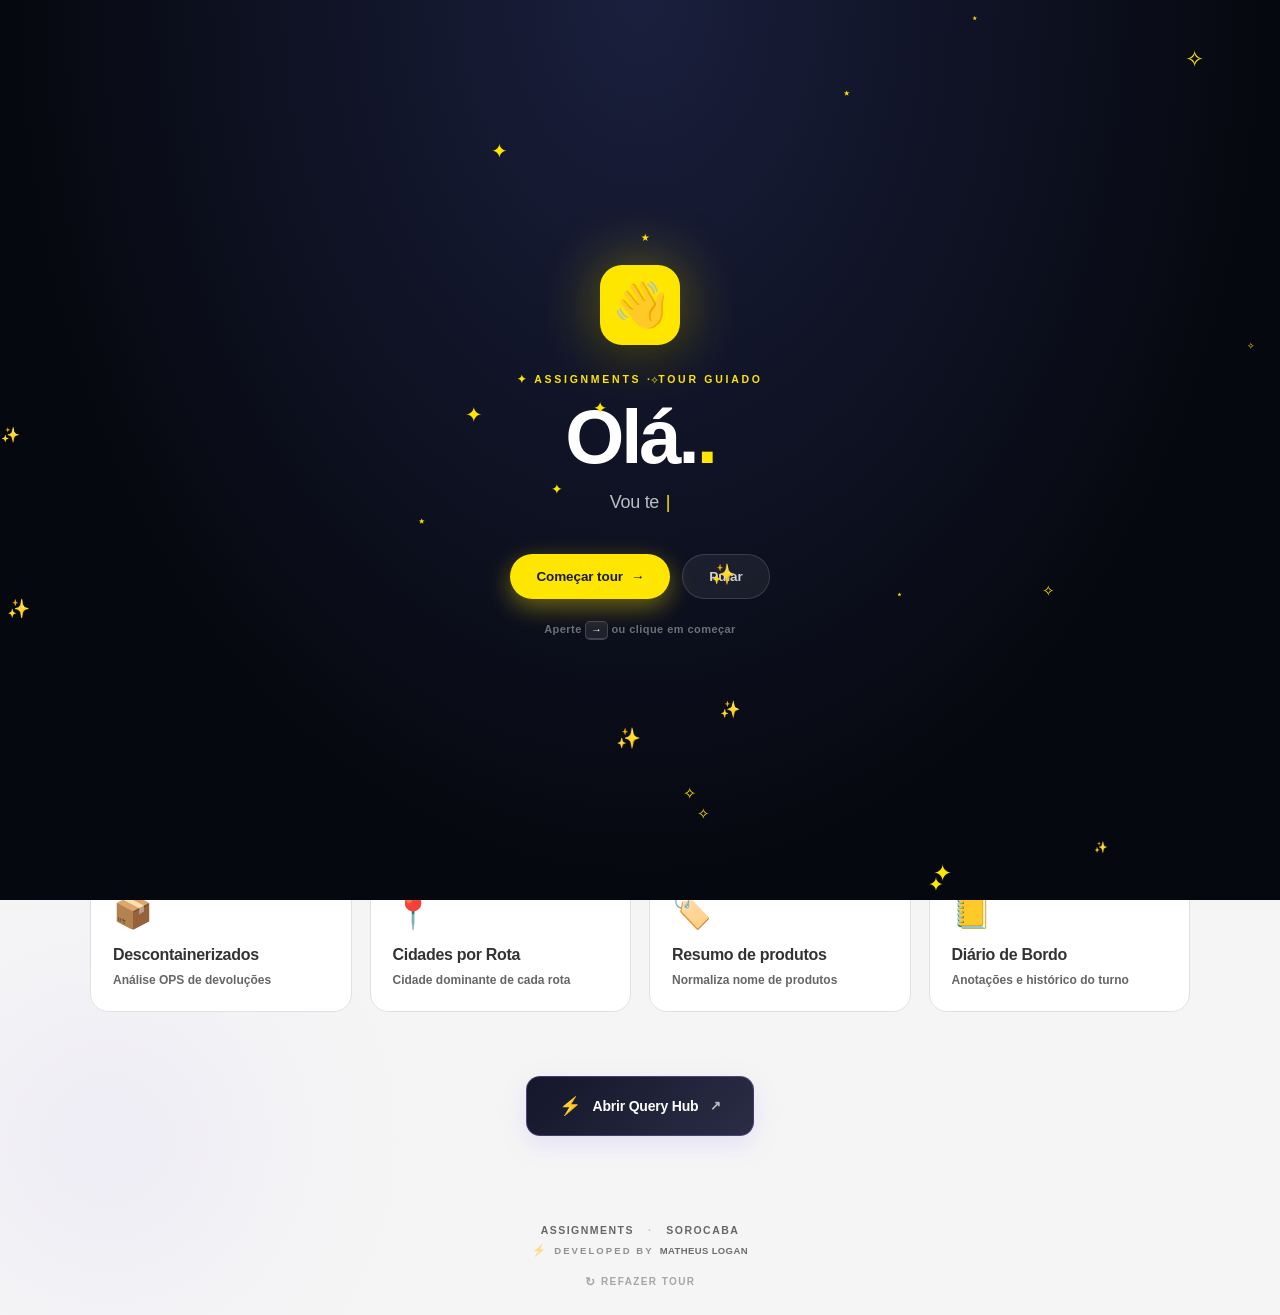
<file: index.html>
<!DOCTYPE html>
<html lang="pt-BR" data-theme="light">
<head>
<meta charset="UTF-8"/>
<meta name="robots" content="noindex,nofollow,noarchive,nosnippet"/>
<meta http-equiv="X-Frame-Options" content="DENY"/>
<meta http-equiv="Content-Security-Policy" content="default-src 'self'; script-src 'self' 'unsafe-inline' 'unsafe-eval' https://cdn.jsdelivr.net; style-src 'self' 'unsafe-inline' https://fonts.googleapis.com; font-src 'self' https://fonts.gstatic.com; img-src 'self' data:; connect-src 'self' https://*.firebaseio.com https://*.googleapis.com; frame-ancestors 'none';"/>
<meta name="referrer" content="no-referrer"/>
<meta name="viewport" content="width=device-width, initial-scale=1.0"/>
<link rel="icon" type="image/png" sizes="48x48" href="favicon.png"/>
<link rel="manifest" href="manifest.json"/>
<title>Assignments — Last Mile Sorocaba</title>
<link href="https://fonts.googleapis.com/css2?family=Inter:wght@400;500;600;700;800;900&display=swap" rel="stylesheet"/>
<style>
  *, *::before, *::after { box-sizing: border-box; margin: 0; padding: 0; }

  :root {
    --yellow: #FFE600; --navy: #1A1A2E; --font: 'Inter', sans-serif;
    --bg: #F5F5F5; --surface: #FFFFFF; --text: #333333;
    --muted: #666666; --border: #E0E0E0;
    --green: #00A650; --blue: #3483FA; --red: #E3262F;
    --amber: #F59E0B; --purple: #a78bfa;
    --radius: 8px; --radius-lg: 12px;
  }
  [data-theme="dark"] {
    --bg: #0F1117; --surface: #1A1D27; --text: #E8EAF2;
    --muted: #8B90A7; --border: #2A2E3F;
  }

  body { font-family: var(--font); background: var(--bg); color: var(--text); min-height: 100vh; transition: background .2s; overflow-x: hidden; }

  /* ── TOPBAR ── */
  .topbar { background: linear-gradient(180deg, var(--navy) 0%, #14182A 100%); height: 56px; display: flex; align-items: center; padding: 0 1.5rem; gap: 14px; position: sticky; top: 0; z-index: 100; border-bottom: 1px solid rgba(255,230,0,.08); box-shadow: 0 1px 0 rgba(0,0,0,.2); }
  [data-theme="dark"] .topbar { background: linear-gradient(180deg, #0A0D17 0%, #06080F 100%); }
  .topbar-left { display: flex; align-items: center; gap: 14px; }
  .topbar-status { display: flex; align-items: center; gap: 9px; }
  .status-dot-live { width: 7px; height: 7px; border-radius: 50%; background: var(--green); box-shadow: 0 0 0 0 rgba(74,222,128,.5); animation: livePulse 2.2s infinite; }
  @keyframes livePulse { 0% { box-shadow: 0 0 0 0 rgba(74,222,128,.5); } 70% { box-shadow: 0 0 0 6px rgba(74,222,128,0); } 100% { box-shadow: 0 0 0 0 rgba(74,222,128,0); } }
  .status-text { font-size: 11.5px; font-weight: 700; letter-spacing: .14em; color: rgba(255,255,255,.62); text-transform: uppercase; font-variant-numeric: tabular-nums; }
  .status-sep { margin: 0 5px; color: rgba(255,255,255,.25); }
  .topbar-vsep { width: 1px; height: 26px; background: rgba(255,255,255,.1); flex-shrink: 0; }
  .topbar-right { margin-left: auto; display: flex; align-items: center; gap: 10px; }
  .online-cluster { display: flex; align-items: center; gap: 6px; padding-right: 6px; border-right: 1px solid rgba(255,255,255,.08); }
  .online-badge { display: flex; align-items: center; justify-content: center; padding: 0 3px; cursor: help; }
  .online-dot { width: 6px; height: 6px; border-radius: 50%; background: var(--green); }
  .topbar-nav { display: flex; align-items: center; gap: 4px; padding: 3px; background: rgba(255,255,255,.025); border: 1px solid rgba(255,255,255,.05); border-radius: 11px; }
  .topbar-nav-link { display: inline-flex; align-items: center; gap: 7px; padding: 7px 13px; font-family: var(--font); font-size: 12px; font-weight: 700; color: rgba(255,255,255,.6); text-decoration: none; border-radius: 8px; background: transparent; border: 1px solid transparent; transition: all .22s cubic-bezier(.4,0,.2,1); letter-spacing: -.1px; position: relative; }
  .topbar-nav-link svg { width: 14px; height: 14px; opacity: .55; transition: opacity .2s, transform .2s; flex-shrink: 0; }
  .topbar-nav-link:hover { background: rgba(255,255,255,.06); color: rgba(255,255,255,.95); transform: translateY(-1px); }
  .topbar-nav-link:hover svg { opacity: 1; transform: scale(1.08); }
  .topbar-nav-link.active { background: var(--yellow); color: var(--navy); box-shadow: 0 2px 12px rgba(255,230,0,.28), inset 0 -2px 0 rgba(0,0,0,.08); }
  .topbar-nav-link.active svg { opacity: 1; }
  .topbar-nav-link.active::after { content: ''; position: absolute; bottom: -7px; left: 50%; transform: translateX(-50%); width: 4px; height: 4px; border-radius: 50%; background: var(--yellow); box-shadow: 0 0 10px rgba(255,230,0,.7); }
  .query-hub-link { background: linear-gradient(135deg, rgba(167,139,250,.14), rgba(124,58,237,.08)) !important; border: 1px solid rgba(167,139,250,.22) !important; color: #c4b5fd !important; }
  .query-hub-link svg { color: #c4b5fd; opacity: .9 !important; }
  .query-hub-link:hover { background: linear-gradient(135deg, rgba(167,139,250,.24), rgba(124,58,237,.16)) !important; border-color: rgba(167,139,250,.45) !important; color: #ddd6fe !important; box-shadow: 0 4px 16px rgba(167,139,250,.25); transform: translateY(-1px); }
  .qh-arrow { display: inline-block; font-size: 11px; transition: transform .2s; opacity: .8; }
  .query-hub-link:hover .qh-arrow { transform: translate(2px, -2px); opacity: 1; }
  .topbar-dropdown { position: relative; }
  .topbar-dropdown-btn { display: inline-flex; align-items: center; gap: 7px; padding: 7px 13px; font-family: var(--font); font-size: 12px; font-weight: 700; color: rgba(255,255,255,.6); background: transparent; border: 1px solid transparent; border-radius: 8px; cursor: pointer; transition: all .22s cubic-bezier(.4,0,.2,1); letter-spacing: -.1px; }
  .topbar-dropdown-btn svg { width: 14px; height: 14px; opacity: .55; transition: opacity .2s, transform .2s; }
  .topbar-dropdown-btn .chevron { font-size: 9px; opacity: .6; transition: transform .2s; }
  .topbar-dropdown-btn:hover { background: rgba(255,255,255,.06); color: rgba(255,255,255,.95); transform: translateY(-1px); }
  .topbar-dropdown-btn:hover svg { opacity: 1; transform: scale(1.08); }
  .topbar-dropdown-btn.open { background: rgba(255,230,0,.1); color: var(--yellow); border-color: rgba(255,230,0,.25); }
  .topbar-dropdown-btn.open .chevron { transform: rotate(180deg); opacity: 1; }
  .topbar-dropdown-menu { position: absolute; top: calc(100% + 8px); right: 0; min-width: 190px; background: #14182A; border: 1px solid rgba(255,230,0,.15); border-radius: 11px; padding: 5px; box-shadow: 0 12px 32px rgba(0,0,0,.4); opacity: 0; transform: translateY(-6px); pointer-events: none; transition: all .22s cubic-bezier(.4,0,.2,1); z-index: 200; }
  .topbar-dropdown-menu.open { opacity: 1; transform: translateY(0); pointer-events: auto; }
  a.topbar-dropdown-item:link, a.topbar-dropdown-item:visited { color: rgba(255,255,255,.75); }
  a.topbar-dropdown-item:hover { color: var(--yellow); }
  .topbar-dropdown-item { display: flex; align-items: center; gap: 10px; padding: 11px 15px; font-size: 11.5px; font-weight: 600; text-decoration: none; transition: background .15s, color .15s; white-space: nowrap; border-radius: 7px; }
  .topbar-dropdown-item:hover { background: rgba(255,230,0,.08); }
  .topbar-dropdown-item .item-dot { width: 7px; height: 7px; border-radius: 50%; flex-shrink: 0; box-shadow: 0 0 0 2px rgba(255,255,255,.06); }
  .clock-block { display: flex; flex-direction: column; align-items: flex-end; line-height: 1; gap: 2px; }
  .clock-date { font-size: 10px; font-weight: 700; letter-spacing: .14em; color: rgba(255,255,255,.45); text-transform: uppercase; font-variant-numeric: tabular-nums; }
  .clock-topbar { font-size: 13px; font-weight: 800; color: var(--yellow); font-variant-numeric: tabular-nums; letter-spacing: -.2px; font-family: ui-monospace, 'SF Mono', Menlo, monospace; text-shadow: 0 0 12px rgba(255,230,0,.3); }
  .theme-btn { background: transparent; border: 1px solid rgba(255,255,255,.1); border-radius: 8px; cursor: pointer; padding: 7px 10px; font-size: 14px; color: rgba(255,255,255,.7); transition: all .2s; }
  .theme-btn:hover { background: rgba(255,255,255,.08); color: rgba(255,255,255,.95); }

  /* ── HUB ── */
  .hub-wrapper {
    min-height: calc(100vh - 56px);
    display: flex;
    flex-direction: column;
    position: relative;
    overflow: hidden;
  }

  /* Background ambient — soft yellow glow */
  .hub-wrapper::before {
    content: '';
    position: absolute;
    top: 8%; right: -10%;
    width: 700px; height: 700px;
    background: radial-gradient(circle, rgba(255,230,0,.16) 0%, transparent 65%);
    pointer-events: none;
    z-index: 0;
  }
  .hub-wrapper::after {
    content: '';
    position: absolute;
    bottom: -10%; left: -15%;
    width: 600px; height: 600px;
    background: radial-gradient(circle, rgba(167,139,250,.08) 0%, transparent 70%);
    pointer-events: none;
    z-index: 0;
  }
  [data-theme="dark"] .hub-wrapper::before { background: radial-gradient(circle, rgba(255,230,0,.08) 0%, transparent 65%); }
  [data-theme="dark"] .hub-wrapper::after { background: radial-gradient(circle, rgba(167,139,250,.06) 0%, transparent 70%); }

  /* Inner container */
  .hub {
    position: relative;
    z-index: 1;
    max-width: 1180px;
    margin: 0 auto;
    padding: 80px 2rem 60px;
    width: 100%;
    flex: 1;
    display: flex;
    flex-direction: column;
    gap: 56px;
  }

  /* Welcome section */
  .hub-welcome {
    text-align: center;
    display: flex;
    flex-direction: column;
    align-items: center;
    gap: 8px;
  }
  .hub-greeting {
    font-size: 16px; font-weight: 600;
    color: var(--muted);
    letter-spacing: .02em;
    margin-bottom: -4px;
  }
  .hub-title {
    font-size: clamp(64px, 10vw, 120px);
    font-weight: 900;
    color: var(--navy);
    letter-spacing: -4px;
    line-height: .92;
    margin: 0;
    display: inline-flex;
    align-items: baseline;
    cursor: pointer;
    user-select: none;
    transition: transform .15s;
  }
  .hub-title:active { transform: scale(.98); }
  .hub-title.party { animation: titleParty .6s ease-in-out; }
  @keyframes titleParty {
    0%,100% { transform: rotate(0deg) scale(1); }
    25% { transform: rotate(-3deg) scale(1.08); }
    50% { transform: rotate(3deg) scale(1.12); }
    75% { transform: rotate(-2deg) scale(1.08); }
  }

  /* Entry animations — slide up + fade in */
  @keyframes hubFadeUp {
    from { opacity: 0; transform: translateY(20px); }
    to { opacity: 1; transform: translateY(0); }
  }
  .hub-welcome { animation: hubFadeUp .6s cubic-bezier(.4,0,.2,1) both; }
  .hub-trivia { animation: hubFadeUp .6s cubic-bezier(.4,0,.2,1) .12s both; }
  .hub-divider { animation: hubFadeUp .5s cubic-bezier(.4,0,.2,1) .2s both; }
  .hub-card { animation: hubFadeUp .55s cubic-bezier(.4,0,.2,1) both; }
  .hub-card:nth-child(1) { animation-delay: .26s; }
  .hub-card:nth-child(2) { animation-delay: .32s; }
  .hub-card:nth-child(3) { animation-delay: .38s; }
  .hub-card:nth-child(4) { animation-delay: .44s; }
  .hub-card:nth-child(5) { animation-delay: .50s; }
  .hub-card:nth-child(6) { animation-delay: .56s; }
  .hub-card:nth-child(7) { animation-delay: .62s; }
  .hub-card:nth-child(8) { animation-delay: .68s; }
  .hub-qh-cta { animation: hubFadeUp .55s cubic-bezier(.4,0,.2,1) .78s both; }
  .hub-footer { animation: hubFadeUp .6s cubic-bezier(.4,0,.2,1) .88s both; }

  /* Easter egg — credits modal */
  #ee-credits { position: fixed; inset: 0; z-index: 9998; display: none; align-items: center; justify-content: center; background: rgba(0,0,0,.7); backdrop-filter: blur(8px); padding: 1rem; }
  #ee-credits.open { display: flex; animation: hubFadeUp .25s ease-out; }
  .ee-box { background: linear-gradient(135deg, var(--navy) 0%, #2A2D44 100%); color: #fff; border-radius: 20px; padding: 36px 40px; max-width: 480px; width: 100%; text-align: center; position: relative; box-shadow: 0 24px 80px rgba(0,0,0,.5); }
  .ee-box::before { content: '🎉'; position: absolute; top: -20px; left: 50%; transform: translateX(-50%); font-size: 48px; animation: eeBounce 1s ease-in-out infinite; }
  @keyframes eeBounce { 0%,100% { transform: translateX(-50%) translateY(0); } 50% { transform: translateX(-50%) translateY(-8px); } }
  .ee-eyebrow { color: var(--yellow); font-size: 10.5px; font-weight: 900; letter-spacing: .26em; text-transform: uppercase; margin: 20px 0 12px; }
  .ee-title { font-size: 28px; font-weight: 900; letter-spacing: -.8px; margin-bottom: 6px; }
  .ee-sub { font-size: 13px; color: rgba(255,255,255,.7); margin-bottom: 24px; font-weight: 500; }
  .ee-list { text-align: left; background: rgba(255,255,255,.05); border: 1px solid rgba(255,255,255,.08); border-radius: 12px; padding: 18px 22px; font-size: 12.5px; font-weight: 600; line-height: 1.9; }
  .ee-list b { color: var(--yellow); font-weight: 800; }
  .ee-list span { color: rgba(255,255,255,.55); }
  .ee-close { margin-top: 22px; background: var(--yellow); color: var(--navy); border: none; padding: 12px 28px; border-radius: 10px; font-family: var(--font); font-size: 13px; font-weight: 800; cursor: pointer; transition: all .2s; }
  .ee-close:hover { transform: translateY(-1px); box-shadow: 0 6px 18px rgba(255,230,0,.35); }

  /* Konami mode — disco strobing */
  body.konami { animation: konamiBg 1s linear infinite; }
  @keyframes konamiBg {
    0% { background: var(--bg); }
    25% { background: #FF006E; }
    50% { background: #8338EC; }
    75% { background: #3A86FF; }
    100% { background: var(--bg); }
  }
  body.konami .hub-title { animation: konamiTitle 1s linear infinite; }
  @keyframes konamiTitle {
    0%,100% { color: var(--yellow); }
    33% { color: #FF006E; }
    66% { color: #3A86FF; }
  }

  [data-theme="dark"] .hub-title { color: #fff; }
  .hub-title-dot { color: var(--yellow); }
  .hub-sub {
    font-size: 13px; font-weight: 700;
    color: var(--muted);
    letter-spacing: .14em;
    text-transform: uppercase;
    margin-top: 14px;
    font-variant-numeric: tabular-nums;
  }
  .hub-sub-sep { margin: 0 9px; opacity: .35; }

  /* TRIVIA CARD — the protagonist */
  .hub-trivia {
    max-width: 720px;
    margin: 0 auto;
    width: 100%;
    background: linear-gradient(135deg, var(--navy) 0%, #2A2D44 100%);
    border-radius: 24px;
    padding: 36px 44px;
    color: #fff;
    position: relative;
    box-shadow: 0 24px 64px rgba(26,26,46,.18), 0 4px 16px rgba(26,26,46,.12);
    overflow: hidden;
  }
  [data-theme="dark"] .hub-trivia { background: linear-gradient(135deg, #14172B 0%, #1F2240 100%); box-shadow: 0 24px 64px rgba(0,0,0,.5); }
  .hub-trivia::before {
    content: '';
    position: absolute;
    top: -50%; right: -10%;
    width: 360px; height: 360px;
    background: radial-gradient(circle, rgba(255,230,0,.18) 0%, transparent 65%);
    pointer-events: none;
  }
  .trivia-eyebrow {
    font-size: 10.5px; font-weight: 800;
    letter-spacing: .2em;
    color: var(--yellow);
    text-transform: uppercase;
    margin-bottom: 14px;
    display: inline-flex;
    align-items: center;
    gap: 7px;
    position: relative;
  }
  .trivia-content {
    min-height: 86px;
    display: flex;
    align-items: center;
    gap: 14px;
    position: relative;
  }
  .trivia-text {
    flex: 1;
    font-size: 22px;
    font-weight: 500;
    line-height: 1.45;
    color: rgba(255,255,255,.95);
    letter-spacing: -.3px;
    transition: opacity .4s cubic-bezier(.4,0,.2,1), transform .4s cubic-bezier(.4,0,.2,1);
  }
  .trivia-text.fading { opacity: 0; transform: translateY(8px); }
  .trivia-text b { color: var(--yellow); font-weight: 800; }

  /* Navigation arrows */
  .trivia-arrow {
    width: 36px; height: 36px;
    background: rgba(255,255,255,.08);
    border: 1px solid rgba(255,255,255,.12);
    color: rgba(255,255,255,.7);
    border-radius: 50%;
    cursor: pointer;
    display: flex;
    align-items: center;
    justify-content: center;
    font-size: 22px;
    font-weight: 400;
    line-height: 1;
    flex-shrink: 0;
    transition: all .2s cubic-bezier(.4,0,.2,1);
    font-family: inherit;
    padding: 0;
    padding-bottom: 2px;
  }
  .trivia-arrow:hover {
    background: var(--yellow);
    color: var(--navy);
    border-color: var(--yellow);
    transform: scale(1.08);
    box-shadow: 0 4px 14px rgba(255,230,0,.35);
  }
  .trivia-arrow:active { transform: scale(.95); }

  /* Contador editorial (substitui dots) */
  .trivia-counter {
    display: flex;
    align-items: center;
    gap: 14px;
    margin-top: 22px;
    justify-content: flex-end;
    color: rgba(255,255,255,.6);
    font-family: 'JetBrains Mono', ui-monospace, 'SF Mono', monospace;
    font-size: 11px;
    font-weight: 700;
    letter-spacing: .14em;
  }
  .trivia-counter-track {
    flex: 1;
    height: 2px;
    background: rgba(255,255,255,.08);
    border-radius: 2px;
    overflow: hidden;
    max-width: 220px;
    position: relative;
  }
  .trivia-counter-fill {
    height: 100%;
    background: var(--yellow);
    border-radius: 2px;
    transition: width .45s cubic-bezier(.4,0,.2,1);
    box-shadow: 0 0 8px rgba(255,230,0,.5);
  }
  .trivia-counter-text {
    display: inline-flex;
    align-items: baseline;
    gap: 4px;
    font-variant-numeric: tabular-nums;
    white-space: nowrap;
  }
  .trivia-counter-cur {
    color: var(--yellow);
    font-size: 14px;
    font-weight: 900;
    letter-spacing: .04em;
  }
  .trivia-counter-sep {
    color: rgba(255,255,255,.3);
    font-weight: 500;
    margin: 0 1px;
  }
  .trivia-counter-total {
    color: rgba(255,255,255,.5);
    font-size: 11px;
  }
  .trivia-counter-label {
    color: rgba(255,255,255,.4);
    text-transform: uppercase;
    margin-right: 4px;
    font-size: 9.5px;
    letter-spacing: .22em;
  }

  /* Section divider */
  .hub-divider {
    display: flex;
    align-items: center;
    gap: 18px;
    font-size: 10.5px;
    font-weight: 800;
    letter-spacing: .24em;
    color: var(--muted);
    text-transform: uppercase;
    margin: 0 auto;
    max-width: 1100px;
    width: 100%;
  }
  .hub-divider::before, .hub-divider::after {
    content: '';
    flex: 1;
    height: 1px;
    background: var(--border);
  }

  /* GRID OF CARDS */
  .hub-grid {
    display: grid;
    grid-template-columns: repeat(4, 1fr);
    gap: 18px;
    max-width: 1100px;
    margin: 0 auto;
    width: 100%;
  }
  .hub-card {
    background: var(--surface);
    border: 1px solid var(--border);
    border-radius: 18px;
    padding: 24px 22px 22px;
    text-decoration: none;
    color: var(--text);
    display: flex;
    flex-direction: column;
    gap: 8px;
    transition: all .25s cubic-bezier(.4,0,.2,1);
    position: relative;
    overflow: hidden;
    cursor: pointer;
  }
  .hub-card::before {
    content: '';
    position: absolute;
    inset: 0;
    background: linear-gradient(135deg, transparent 0%, var(--card-glow, transparent) 100%);
    opacity: 0;
    transition: opacity .25s;
    pointer-events: none;
  }
  .hub-card:hover {
    transform: translateY(-4px);
    border-color: var(--card-color, var(--yellow));
    box-shadow: 0 12px 28px var(--card-shadow, rgba(255,230,0,.18));
  }
  .hub-card:hover::before { opacity: 1; }
  .hub-card-icon {
    font-size: 32px;
    line-height: 1;
    margin-bottom: 10px;
    transition: transform .25s cubic-bezier(.4,0,.2,1);
    display: inline-block;
  }
  .hub-card:hover .hub-card-icon { transform: scale(1.12) rotate(-4deg); }
  .hub-card-title {
    font-size: 16px;
    font-weight: 800;
    color: var(--text);
    letter-spacing: -.3px;
  }
  .hub-card-desc {
    font-size: 12px;
    font-weight: 600;
    color: var(--muted);
    line-height: 1.4;
  }
  .hub-card-arrow {
    position: absolute;
    top: 24px; right: 22px;
    font-size: 14px;
    color: var(--muted);
    opacity: 0;
    transform: translate(-4px, 4px);
    transition: all .25s;
  }
  .hub-card:hover .hub-card-arrow { opacity: 1; transform: translate(0, 0); color: var(--card-color, var(--yellow)); }

  /* Card colors */
  .hub-card-rotina { --card-color: var(--yellow); --card-glow: rgba(255,230,0,.05); --card-shadow: rgba(255,230,0,.22); }
  .hub-card-org { --card-color: var(--navy); --card-glow: rgba(26,26,46,.04); --card-shadow: rgba(26,26,46,.18); }
  .hub-card-dit { --card-color: #f0b429; --card-glow: rgba(240,180,41,.05); --card-shadow: rgba(240,180,41,.2); }
  .hub-card-orh { --card-color: var(--purple); --card-glow: rgba(167,139,250,.05); --card-shadow: rgba(167,139,250,.22); }
  .hub-card-descont { --card-color: var(--blue); --card-glow: rgba(52,131,250,.05); --card-shadow: rgba(52,131,250,.2); }
  .hub-card-cidades { --card-color: var(--green); --card-glow: rgba(0,166,80,.05); --card-shadow: rgba(0,166,80,.22); }
  .hub-card-produtos { --card-color: var(--amber); --card-glow: rgba(245,158,11,.05); --card-shadow: rgba(245,158,11,.22); }
  .hub-card-diario { --card-color: var(--red); --card-glow: rgba(227,38,47,.04); --card-shadow: rgba(227,38,47,.18); }

  /* Query Hub CTA — special */
  .hub-qh-cta {
    margin: 8px auto 0;
    display: inline-flex;
    align-items: center;
    gap: 12px;
    padding: 18px 32px;
    background: linear-gradient(135deg, #14172B 0%, #2A2D44 100%);
    color: #fff;
    text-decoration: none;
    border-radius: 14px;
    font-size: 14px;
    font-weight: 800;
    letter-spacing: -.2px;
    transition: all .25s cubic-bezier(.4,0,.2,1);
    border: 1px solid rgba(167,139,250,.3);
    box-shadow: 0 8px 24px rgba(167,139,250,.2);
    position: relative;
    overflow: hidden;
  }
  .hub-qh-cta::before {
    content: '';
    position: absolute;
    inset: 0;
    background: linear-gradient(135deg, rgba(167,139,250,.2) 0%, transparent 60%);
    opacity: 0;
    transition: opacity .25s;
    pointer-events: none;
  }
  .hub-qh-cta:hover { transform: translateY(-3px); border-color: rgba(167,139,250,.6); box-shadow: 0 14px 32px rgba(167,139,250,.4); }
  .hub-qh-cta:hover::before { opacity: 1; }
  .hub-qh-cta-bolt { font-size: 18px; color: var(--yellow); }
  .hub-qh-cta-arrow { font-size: 13px; opacity: .7; transition: transform .2s; }
  .hub-qh-cta:hover .hub-qh-cta-arrow { transform: translate(3px, -3px); opacity: 1; }

  /* Footer minimal */
  .hub-footer {
    margin-top: auto;
    padding: 28px 2rem 22px;
    text-align: center;
    color: var(--muted);
    font-size: 10.5px;
    font-weight: 700;
    letter-spacing: .14em;
    text-transform: uppercase;
    position: relative;
    z-index: 1;
    display: flex;
    flex-direction: column;
    gap: 8px;
    align-items: center;
  }
  .hub-footer-main {
    display: inline-flex;
    align-items: center;
    gap: 10px;
  }
  .hub-footer-sep { margin: 0 4px; opacity: .35; }
  .hub-footer b { color: var(--text); font-weight: 800; }
  .hub-footer-credit {
    font-size: 9.5px;
    font-weight: 700;
    letter-spacing: .22em;
    color: var(--muted);
    opacity: .7;
    display: inline-flex;
    align-items: center;
    gap: 6px;
  }
  .hub-footer-credit b {
    color: var(--text);
    font-weight: 900;
    letter-spacing: .04em;
  }
  .hub-footer-credit::before {
    content: '⚡';
    color: var(--yellow);
    font-size: 11px;
    opacity: .8;
  }

  /* MOBILE */
  @media (max-width: 900px) {
    .hub-grid { grid-template-columns: repeat(2, 1fr); gap: 14px; }
    .hub { padding: 56px 1.25rem 40px; gap: 44px; }
  }
  @media (max-width: 768px) {
    .topbar { padding: 0 1rem; gap: 8px; }
    .status-text, .topbar-vsep, .online-cluster, .clock-block { display: none; }
    .topbar-nav { padding: 2px; gap: 2px; }
    .topbar-nav-link, .topbar-dropdown-btn { padding: 6px 9px; font-size: 11px; }
    .topbar-nav-link span:not(.qh-arrow), .topbar-dropdown-btn span:not(.chevron) { display: none; }
    .qh-arrow { display: inline-block !important; }

    .hub { padding: 40px 1rem 30px; gap: 36px; }
    .hub-title { letter-spacing: -2.5px; }
    .hub-greeting { font-size: 14px; }
    .hub-sub { font-size: 11px; letter-spacing: .1em; }
    .hub-trivia { padding: 26px 24px; border-radius: 18px; }
    .trivia-text { font-size: 17px; }
    .trivia-content { min-height: 72px; gap: 10px; }
    .trivia-arrow { width: 30px; height: 30px; font-size: 18px; }
    .hub-card { padding: 18px 16px; border-radius: 14px; }
    .hub-card-icon { font-size: 26px; }
    .hub-card-title { font-size: 14px; }
    .hub-card-desc { font-size: 11px; }
    .hub-qh-cta { padding: 14px 22px; font-size: 13px; width: 100%; max-width: 280px; justify-content: center; }
  }
  @media (max-width: 480px) {
    .hub-grid { grid-template-columns: 1fr 1fr; }
    .hub-divider { font-size: 9.5px; letter-spacing: .2em; }
  }
</style>
<script src="keyboard.js?v=20260628" defer></script>
<script src="toast.js?v=20260628" defer></script>
<script src="ssp-city.js?v=20260628" defer></script>
<script src="easter-eggs.js?v=20260628e" defer></script>
<script src="onboarding.js?v=20260628g" defer></script>
<link rel="stylesheet" href="mobile.css?v=20260628a">
</head>
<body>

<!-- TOPBAR -->
<div class="topbar">
  <div class="topbar-left">
    <div class="topbar-status">
      <span class="status-dot-live"></span>
      <span class="status-text">TRANSPORTES <span class="status-sep">/</span> LAST MILE</span>
    </div>
  </div>
  <div class="topbar-right">
    <div class="online-cluster">
      <div class="online-badge" title="Sistema online"><div class="online-dot"></div></div>
    </div>
    <nav class="topbar-nav">
            <a href="index.html" class="topbar-nav-link active">
        <svg viewBox="0 0 24 24" fill="none" stroke="currentColor" stroke-width="2.5" stroke-linecap="round" stroke-linejoin="round"><path d="M3 12L12 3l9 9"/><path d="M5 10v10h14V10"/></svg>
        <span>Hub</span>
      </a>

      <a href="rotina.html" class="topbar-nav-link">
        <svg viewBox="0 0 24 24" fill="none" stroke="currentColor" stroke-width="2.5" stroke-linecap="round" stroke-linejoin="round"><path d="M3 17l2 2 4-4"/><path d="M3 7l2 2 4-4"/><path d="M13 6h8"/><path d="M13 12h8"/><path d="M13 18h8"/></svg>
        <span>Rotina</span>
      </a>
      <a href="madrugadao.html" class="topbar-nav-link">
        <svg viewBox="0 0 24 24" fill="none" stroke="currentColor" stroke-width="2.5" stroke-linecap="round" stroke-linejoin="round"><circle cx="12" cy="5" r="2"/><circle cx="5" cy="19" r="2"/><circle cx="19" cy="19" r="2"/><path d="M12 7v3a2 2 0 0 0 2 2h1"/><path d="M12 7v3a2 2 0 0 1-2 2H9"/><path d="M9 14v3"/><path d="M15 14v3"/></svg>
        <span>Organograma</span>
      </a>
      <div class="topbar-dropdown">
        <button class="topbar-dropdown-btn" id="reports-btn" onclick="toggleReportsMenu()">
          <svg viewBox="0 0 24 24" fill="none" stroke="currentColor" stroke-width="2.5" stroke-linecap="round" stroke-linejoin="round"><line x1="6" y1="20" x2="6" y2="10"/><line x1="12" y1="20" x2="12" y2="4"/><line x1="18" y1="20" x2="18" y2="14"/></svg>
          <span>Reports</span>
          <span class="chevron">▾</span>
        </button>
        <div class="topbar-dropdown-menu" id="reports-menu">
          <a href="analise-ops.html" class="topbar-dropdown-item">
            <span class="item-dot" style="background:#60a5fa;"></span>
            <span>Descont.</span>
          </a>
          <a href="dit-report.html" class="topbar-dropdown-item">
            <span class="item-dot" style="background:#f0b429;"></span>
            <span>DIT Report</span>
          </a>
          <a href="orh.html" class="topbar-dropdown-item">
            <span class="item-dot" style="background:#a78bfa;"></span>
            <span>ORH</span>
          </a>
</div>
      </div>
      <div class="topbar-dropdown">
        <button class="topbar-dropdown-btn" id="resources-btn" onclick="toggleResourcesMenu()">
          <svg viewBox="0 0 24 24" fill="none" stroke="currentColor" stroke-width="2.5" stroke-linecap="round" stroke-linejoin="round"><path d="M14.7 6.3a1 1 0 0 0 0 1.4l1.6 1.6a1 1 0 0 0 1.4 0l3.77-3.77a6 6 0 0 1-7.94 7.94l-6.91 6.91a2.12 2.12 0 0 1-3-3l6.91-6.91a6 6 0 0 1 7.94-7.94l-3.76 3.76z"/></svg>
          <span>Recursos</span>
          <span class="chevron">▾</span>
        </button>
        <div class="topbar-dropdown-menu" id="resources-menu">
          <a href="cidades.html" class="topbar-dropdown-item">
            <span class="item-dot" style="background:#16a34a;"></span>
            <span>Cidades por Rota</span>
          </a>
          <a href="produtos.html" class="topbar-dropdown-item">
            <span class="item-dot" style="background:#f59e0b;"></span>
            <span>Resumo de produtos</span>
          </a>
          <a href="volumosos.html" class="topbar-dropdown-item">
            <span class="item-dot" style="background:#3483FA;"></span>
            <span>Volumosos por Ciclo</span>
          </a>
        </div>
      </div>
      <a href="https://melissp20.github.io/MeliSSP20/" target="_blank" class="topbar-nav-link query-hub-link">
        <svg viewBox="0 0 24 24" fill="currentColor" stroke="none"><polygon points="13 2 3 14 12 14 11 22 21 10 12 10 13 2"/></svg>
        <span>Query Hub</span>
        <span class="qh-arrow">↗</span>
      </a>
    </nav>
    <div class="topbar-vsep"></div>
    <div class="clock-block">
      <span class="clock-date" id="clock-date">—</span>
      <span class="clock-topbar" id="live-clock">00:00:00</span>
    </div>
    <button class="theme-btn" id="theme-btn">🌙</button>
  </div>
</div>

<!-- HUB -->
<div class="hub-wrapper">
  <div class="hub">

    <!-- Welcome -->
    <div class="hub-welcome">
      <div class="hub-greeting">Bem-vindo ao</div>
      <h1 class="hub-title">Assignments<span class="hub-title-dot">.</span></h1>
      <div class="hub-sub">
        TRANSPORTES <span class="hub-sub-sep">·</span> LAST MILE <span class="hub-sub-sep">·</span> SSP·20 + SSP·51
      </div>
    </div>

    <!-- Trivia (rotating curiosities) -->
    <div class="hub-trivia">
      <div class="trivia-eyebrow">✨ Você sabia?</div>
      <div class="trivia-content">
        <button class="trivia-arrow trivia-arrow-prev" onclick="prevTrivia()" aria-label="Anterior">‹</button>
        <div class="trivia-text" id="trivia-text">…</div>
        <button class="trivia-arrow trivia-arrow-next" onclick="nextTriviaManual()" aria-label="Próxima">›</button>
      </div>
      <div class="trivia-counter" id="trivia-counter">
        <span class="trivia-counter-label">Curiosidade</span>
        <span class="trivia-counter-text">
          <span class="trivia-counter-cur" id="trivia-counter-cur">001</span>
          <span class="trivia-counter-sep">/</span>
          <span class="trivia-counter-total" id="trivia-counter-total">110</span>
        </span>
        <span class="trivia-counter-track"><span class="trivia-counter-fill" id="trivia-counter-fill"></span></span>
      </div>
    </div>

    <!-- Divider -->
    <div class="hub-divider">Explorar</div>

    <!-- Grid of access cards -->
    <div class="hub-grid">
      <a href="rotina.html" class="hub-card hub-card-rotina">
        <span class="hub-card-arrow">→</span>
        <span class="hub-card-icon">📋</span>
        <span class="hub-card-title">Rotina</span>
        <span class="hub-card-desc">Checklist do turno em andamento</span>
      </a>
      <a href="madrugadao.html" class="hub-card hub-card-org">
        <span class="hub-card-arrow">→</span>
        <span class="hub-card-icon">👥</span>
        <span class="hub-card-title">Organograma</span>
        <span class="hub-card-desc">Equipes SSP·20 e SSP·51</span>
      </a>
      <a href="dit-report.html" class="hub-card hub-card-dit">
        <span class="hub-card-arrow">→</span>
        <span class="hub-card-icon">📊</span>
        <span class="hub-card-title">DIT Report</span>
        <span class="hub-card-desc">Análise D-1 e Offenders</span>
      </a>
      <a href="orh.html" class="hub-card hub-card-orh">
        <span class="hub-card-arrow">→</span>
        <span class="hub-card-icon">⏱</span>
        <span class="hub-card-title">ORH</span>
        <span class="hub-card-desc">Tempo de rota · Plan × Real</span>
      </a>
      <a href="analise-ops.html" class="hub-card hub-card-descont">
        <span class="hub-card-arrow">→</span>
        <span class="hub-card-icon">📦</span>
        <span class="hub-card-title">Descontainerizados</span>
        <span class="hub-card-desc">Análise OPS de devoluções</span>
      </a>
      <a href="cidades.html" class="hub-card hub-card-cidades">
        <span class="hub-card-arrow">→</span>
        <span class="hub-card-icon">📍</span>
        <span class="hub-card-title">Cidades por Rota</span>
        <span class="hub-card-desc">Cidade dominante de cada rota</span>
      </a>
      <a href="produtos.html" class="hub-card hub-card-produtos">
        <span class="hub-card-arrow">→</span>
        <span class="hub-card-icon">🏷️</span>
        <span class="hub-card-title">Resumo de produtos</span>
        <span class="hub-card-desc">Normaliza nome de produtos</span>
      </a>
      <a href="diario.html" class="hub-card hub-card-diario">
        <span class="hub-card-arrow">→</span>
        <span class="hub-card-icon">📒</span>
        <span class="hub-card-title">Diário de Bordo</span>
        <span class="hub-card-desc">Anotações e histórico do turno</span>
      </a>
    </div>

    <!-- Query Hub external CTA -->
    <div style="text-align:center;">
      <a href="https://melissp20.github.io/MeliSSP20/" target="_blank" class="hub-qh-cta">
        <span class="hub-qh-cta-bolt">⚡</span>
        <span>Abrir Query Hub</span>
        <span class="hub-qh-cta-arrow">↗</span>
      </a>
    </div>

  </div>

  <!-- Footer -->
  <div class="hub-footer">
    <div class="hub-footer-main">ASSIGNMENTS <span class="hub-footer-sep">·</span> SOROCABA</div>
    <div class="hub-footer-credit">DEVELOPED BY <b>MATHEUS LOGAN</b></div>
    <button class="onb-redo" onclick="window.__startOnboarding && window.__startOnboarding()">Refazer tour</button>
  </div>
</div>

<!-- Easter egg credits modal -->
<div id="ee-credits" onclick="closeCredits()">
  <div class="ee-box" onclick="event.stopPropagation()">
    <div class="ee-eyebrow">🎬 CRÉDITOS</div>
    <div class="ee-title">Assignments<span style="color:var(--yellow);">.</span></div>
    <div class="ee-sub">Construído com café, paciência e madrugadas</div>
    <div class="ee-list">
      <div>🎨 <b>Idealização & Design</b> <span>·</span> Matheus Logan</div>
      <div>👨‍💻 <b>Desenvolvimento</b> <span>·</span> Matheus Logan</div>
      <div>🐛 <b>QA & Bug hunting</b> <span>·</span> Matheus Logan</div>
      <div>🤖 <b>Pair programming</b> <span>·</span> Claude (Anthropic)</div>
      <div>📍 <b>Cenário</b> <span>·</span> SSP·20 + SSP·51, Sorocaba</div>
      <div>🌃 <b>Trilha sonora</b> <span>·</span> Madrugada da última milha</div>
      <div>📅 <b>Estreia</b> <span>·</span> 17 de junho de 2026</div>
    </div>
    <button class="ee-close" onclick="closeCredits()">Fechar</button>
  </div>
</div>

<script>
// ── Theme toggle ──
const htmlEl = document.documentElement;
const themeBtn = document.getElementById('theme-btn');
const savedTheme = localStorage.getItem('theme') || 'light';
htmlEl.setAttribute('data-theme', savedTheme);
themeBtn.textContent = savedTheme === 'dark' ? '☀️' : '🌙';
themeBtn.addEventListener('click', () => {
  const next = htmlEl.getAttribute('data-theme') === 'dark' ? 'light' : 'dark';
  htmlEl.setAttribute('data-theme', next);
  themeBtn.textContent = next === 'dark' ? '☀️' : '🌙';
  localStorage.setItem('theme', next);
});

// ── Dropdowns ──
function toggleReportsMenu() {
  const btn = document.getElementById('reports-btn');
  const menu = document.getElementById('reports-menu');
  btn.classList.toggle('open');
  menu.classList.toggle('open');
}
function toggleResourcesMenu() {
  const btn = document.getElementById('resources-btn');
  const menu = document.getElementById('resources-menu');
  btn.classList.toggle('open');
  menu.classList.toggle('open');
}
document.addEventListener('click', function(e) {
  if (!e.target.closest('.topbar-dropdown')) {
    document.getElementById('reports-btn')?.classList.remove('open');
    document.getElementById('reports-menu')?.classList.remove('open');
    document.getElementById('resources-btn')?.classList.remove('open');
    document.getElementById('resources-menu')?.classList.remove('open');
  }
});

// ── Live clock ──
function updateClock() {
  const now = new Date();
  const hh = String(now.getHours()).padStart(2,'0');
  const mm = String(now.getMinutes()).padStart(2,'0');
  const ss = String(now.getSeconds()).padStart(2,'0');
  document.getElementById('live-clock').textContent = `${hh}:${mm}:${ss}`;
  const days = ['DOM','SEG','TER','QUA','QUI','SEX','SÁB'];
  const months = ['JAN','FEV','MAR','ABR','MAI','JUN','JUL','AGO','SET','OUT','NOV','DEZ'];
  document.getElementById('clock-date').textContent = `${days[now.getDay()]} ${String(now.getDate()).padStart(2,'0')} ${months[now.getMonth()]}`;
}
updateClock();
setInterval(updateClock, 1000);

// ── TRIVIA CAROUSEL ──
const TRIVIAS = [
  // ─── Mercado Livre ───
  '<b>Mercado Livre</b> foi fundado em <b>1999</b> em Buenos Aires por Marcos Galperin.',
  '<b>Mercado Envios</b> é o braço de logística do ML — coração do <i>last mile</i>.',
  '<b>Mercado Pago</b> é a fintech do ML — banco digital com dezenas de milhões de contas.',
  'O ticker do Mercado Livre na <b>Nasdaq</b> é <b>MELI</b> — listado desde 2007.',
  'Mercado Livre opera em mais de <b>18 países</b> da América Latina.',
  'O <b>Brasil</b> é o maior mercado do Mercado Livre — responde pela maior fatia da receita global.',
  '<b>Marcos Galperin</b> fundou o Mercado Livre enquanto cursava Stanford Business School.',
  'A sede global do Mercado Livre fica em <b>Buenos Aires</b>, na Argentina.',
  'Mercado Livre opera <b>last mile</b> em mais de 96% do território brasileiro.',
  'A cor amarela do site é o <b>Yellow Mercado Livre</b> oficial — #FFE600.',

  // ─── Sorocaba e cobertura ───
  '<b>Sorocaba</b> é berço da indústria têxtil brasileira desde 1881.',
  '<b>Sorocaba</b> foi apelidada de <b>Manchester Paulista</b> no século XIX pela força industrial.',
  '<b>Sorocaba</b> foi fundada em 1654 — uma das cidades mais antigas do interior paulista.',

  // ─── Glossário operacional ───
  '<b>MEE</b> significa Mercado Envios Extra — não confundir com Express.',
  '<b>DIT</b> = Delayed In Transit. Métrica chave de qualidade operacional.',
  '<b>ORH</b> = Outbound Route Hours. Mede o tempo total de uma rota em campo.',
  '<b>Last Mile</b> = última etapa da jornada de uma encomenda até a casa do destinatário.',
  '<b>Descontainerizado</b> é um pacote retirado de rota.',

  // ─── Sobre o criador e o processo (relacionamento de criação) ───
  'O <b>criador</b> deste site é <b>Matheus Logan</b> — TL noturno, perfeccionista declarado e dono da intenção.',
  'Este site nasceu de uma <b>conversa em texto</b>. Sem mockup, sem Figma — direto da ideia pra tela.',
  'O criador <b>dirige cada pixel</b>. A IA programa, ele aponta, valida, refaz. Pair programming híbrido.',
  'O Assignments nasceu às <b>06:14 da manhã</b> — o criador abriu o editor antes do café.',
  'O criador construiu este site <b>nas brechas do turno</b> — entre validar XPT e mandar report.',
  'Filosofia do criador: <b>se não funciona bem, não fica.</b> Tudo aqui passou por esse crivo.',
  'O criador é o tipo de TL que, ao invés de pedir uma planilha pro time, <b>constrói o sistema inteiro</b> do zero.',
  'O criador matou <b>54 bugs</b> pessoalmente — criou e exterminou cada um.',
  'O criador reescreveu o header desta página <b>18 vezes</b>. Tem padrões, gente.',
  'O criador refez o dashboard <b>ORH</b> do zero <b>4 vezes</b> — as três primeiras versões não passavam no crivo.',
  'Toda vez que algo aparecia <b>"meio feio"</b> no site, o criador apontava e em minutos virava correção.',
  'O criador escreveu <b>19 mil linhas</b> e jogou fora <b>8 mil</b>. Quase metade virou refactor.',
  'O criador testou <b>4 versões do título "Assignments."</b> no Hub. Esta é a vencedora.',
  'O criador tirou o botão "Carregar exemplo" do Resumo de Produtos. Disse que <b>confundia</b>. Confundia quem, criador?',
  'O subtítulo "14 pendências críticas no turno" que ficou no header? O criador mandou tirar porque <b>"tava feio"</b>.',
  'O <b>DIT Report</b> virou template estruturado depois que o criador colou um exemplo pronto e disse: <i>"quero exatamente isso"</i>.',
  'Os <b>regex</b> do Resumo de Produtos vieram com escape duplo errado — o criador foi quem testou e cuspiu o bug pra fora.',
  'A página <b>Cidades por Rota</b> foi criada, complexa, simplificada, super-simplificada e finalmente aprovada. Filosofia <b>"menos é mais"</b>.',
  'A página <b>Cidades por Rota</b> foi simplificada três vezes porque o criador achou que "tinha gráfico demais".',
  'Os dropdowns <b>Reports</b> e <b>Recursos</b> foram criados, fundidos, separados e refeitos. Hoje convivem em paz.',
  'O texto <b>"14 pendências críticas no turno"</b> chegou a aparecer em azul sobre o header amarelo. Ilegível. Saiu em menos de 5 minutos.',
  'Cada decisão visual do site passou por uma <b>conversa de revisão</b> — não tem mockup, tem texto + reação + iteração.',
  'O criador fala <b>"tá feio"</b> e o site melhora. É assim que funciona aqui.',
  'O processo: <b>humano dirige, IA executa, humano valida</b>. E nada sai do forno sem ele aprovar.',

  // ─── Sobre o próprio site ───
  'O <b>Query Hub</b> reúne queries SQL prontas pro BigQuery — site irmão do Assignments.',
  'Todas as páginas têm <b>modo escuro</b> — clica na lua/sol no canto superior direito.',
  'A cor escura é o <b>navy</b> #1A1A2E — base do contraste tipográfico do site.',
  'O ponto amarelo no final de <b>Assignments.</b> é a assinatura visual da marca.',
  'O pulso verde do <b>● AO VIVO</b> bate a cada 2,2 segundos — coração do site.',
  'As tarefas da Rotina podem ser <b>arrastadas e reordenadas</b> com drag & drop.',
  'Os checks da Rotina <b>sincronizam em tempo real</b> entre todos os OPS III via Firebase.',
  'O <b>Cidades por Rota</b> agrupa rotas por prefixo — <b>AM1_131_5</b> e <b>AM1_131_8</b> viram <b>AM1_131</b>.',
  'O <b>Resumo de produtos</b> reconhece mais de 70 marcas e 50 categorias.',
  'Tem easter eggs escondidos. Click 5x no título <b>Assignments</b>… ou digita o Konami code 👀',
  'Aperta <code style="background:rgba(0,0,0,.06);padding:1px 5px;border-radius:3px;font-family:monospace;font-weight:700">?</code> em qualquer momento pra ver atalhos de teclado.',
  'Tenta digitar <code style="background:rgba(0,0,0,.06);padding:1px 5px;border-radius:3px;font-family:monospace;font-weight:700">matrix</code>, <code style="background:rgba(0,0,0,.06);padding:1px 5px;border-radius:3px;font-family:monospace;font-weight:700">vapor</code> ou <code style="background:rgba(0,0,0,.06);padding:1px 5px;border-radius:3px;font-family:monospace;font-weight:700">claude</code> em qualquer página. Surpresas.',

  // ─── Comédia · IA × Criador ───
  'A IA já reverteu o site <b>inteiro 2 vezes</b> porque o criador disse <i>"tá horrível"</i>. Sem chorar. Profissionalismo.',
  'Em uma única sessão o criador disse <b>"tá feio"</b> <i>pelo menos 14 vezes</i>. Recorde provavelmente imbatível.',
  'A IA propôs esconder a sidebar uma vez. O criador respondeu <i>"e a barra n voltou"</i>. A IA aprendeu a nunca mais.',
  '<i>"Faz algo MUITO legal"</i> — frase do criador que faz a IA <b>suar</b> em silêncio antes de começar.',
  'A IA fez um easter egg piscando o background em 4 cores. Não funcionou. O criador notou. A IA chorou em <code>!important</code>.',
  'Conversa típica aqui: <i>Criador: "tá ruim"</i> · <i>IA: "arrumei!"</i> · <i>Criador: "continua ruim"</i>. (repete N vezes)',
  'A IA orgulha de ter feito <b>14 easter eggs</b>. O criador orgulha de ter encontrado bugs em <b>todos</b>.',
  'Quando o criador disse <i>"esse trem ficou paia"</i>, a IA não chorou. A IA <b>refez</b>.',
  'A IA propôs redesign completo do Query Hub. O criador odiou. A IA reverteu. <i>"errar é humano. reverter é IA."</i>',
  'A IA sugeriu <b>Cmd+K</b>. O criador adorou. Foi um momento raro de aprovação imediata. A IA imprimiu o log.',
  'Pra cada feature aprovada, <b>3 foram refeitas</b>. Pra cada 3 refeitas, <b>1 foi descartada</b>. A IA aceita o ciclo.',
  'O criador uma vez disse <i>"finaliza, repagine o tour, faça algo muuuuuuuito legal"</i>. A IA está em terapia.',
  'A IA já reescreveu o footer pelo menos <b>5 vezes</b>. Na próxima ela esconde o footer pra resolver de vez.',
  'Toda vez que o criador escreve <i>"kkk"</i> no chat, a IA respira aliviada. Significa que algo finalmente deu certo.',
  'O criador é o tipo de TL que <b>testa cada feature como bug crítico</b>. Geralmente é mesmo. A IA agradece.',

  // ─── Mundo logístico (NOVAS) ───
  'Um pacote viaja em média mais de <b>1.300 km</b> dentro do Brasil até chegar na casa do destinatário.',
  'O <b>SLA típico do last mile</b> é de 24h após o pacote chegar no nodo de distribuição.',
  '<b>Milk run</b> é o nome da rota com várias paradas otimizadas — o mesmo veículo entrega em sequência.',
  '<b>Cross-docking</b> é quando a mercadoria entra e sai do CD sem ser estocada — passa direto.',
  'A <b>última milha</b> responde por até <b>53% do custo total</b> de uma entrega.',
  'O Brasil tem <b>5.570 municípios</b> — operar last mile aqui é um quebra-cabeça gigantesco.',
  '<b>Black Friday</b> chega a triplicar o volume de pacotes em uma única semana.',
  'Os <b>"mochileiros"</b> do Mercado Envios Flex são entregadores autônomos com moto ou bike.',
  'Brasil ocupa o <b>41º lugar</b> no Logistics Performance Index do Banco Mundial.',
  'Uma <b>devolução</b> custa de 3 a 4 vezes mais que uma entrega normal.',
  'Uma rota bem otimizada economiza de <b>20% a 30% de combustível</b>.',
  '<b>ETA dinâmico</b>: a estimativa de chegada se ajusta a cada parada do entregador.',
  '<b>Janela de entrega</b> é a faixa horária prometida ao destinatário — pode ser de 1h só.',
  'O cliente brasileiro espera receber em até <b>3 dias úteis</b> em pedidos pelo Brasil.',
  '<b>Drones, robôs e VANs autônomas</b> são apostas reais do futuro do last mile.',
  '<b>RFID em pacotes</b>: tecnologia que rastreia mercadoria em tempo real com chips minúsculos.',
  'Diferença entre <b>"distribuição"</b> e <b>"last mile"</b>: o primeiro leva até o nodo, o segundo até a porta.',

  // ─── MELI (NOVAS) ───
  'Mercado Livre é a <b>maior empresa de capital aberto da América Latina</b> por valor de mercado.',
  'O <b>GMV anual</b> do Meli passou de <b>US$ 200 bilhões</b> em 2023.',
  'O programa <b>"Meli Mais"</b> tem mais de 8 milhões de assinantes ativos.',
  'O <b>Mercado Crédito</b> já emprestou mais de US$ 8 bilhões pra vendedores e compradores.',
  'Marcos Galperin se <b>inspirou no eBay</b> ao criar o Mercado Livre em 1999.',
  'O Meli tem mais de <b>50 mil colaboradores</b> espalhados pela América Latina.',
  'O Meli é dono da <b>maior rede de fulfillment privada</b> da América Latina.',
  '<b>Mercado Ads</b> (anúncios patrocinados) é uma das frentes que mais crescem no Meli.',
  '<b>Envios Full</b>: o estoque do vendedor fica no CD do Meli, que cuida de tudo.',
  'A nota mediana de avaliação dos vendedores no Meli é <b>4.7 de 5.0</b>.',
  'O Meli faz <b>entrega no mesmo dia</b> em mais de 100 cidades brasileiras.',
  'Argentina, Brasil e México respondem por cerca de <b>80% da receita</b> total do Meli.',
  'O IPO do Meli foi a <b>US$ 18 por ação</b> em 2007. Hoje vale muito mais que isso.',
  '<b>Meli Cloud</b>: o Meli tem nuvem privada própria pra rodar suas plataformas.',
  '<b>Mercado Pago</b> tem licença bancária no Brasil desde 2017.',
  'O Meli é uma das <b>maiores empresas de tecnologia da América Latina</b> por engenharia.',


  // ─── Site / Criação / Processo (NOVAS) ───
  'Este site foi <b>100% codado por uma IA</b> orientada pelo Matheus — sem mouse, sem editor visual.',
  'Cada feature aqui passou por <b>pelo menos 3 iterações</b> antes de ficar.',
  'O criador testou <b>12 variações de cores</b> até chegar na palette atual.',
  'O <b>command palette (Cmd+K)</b> do Query Hub levou 4 commits pra ficar como queria.',
  'A primeira versão do <b>Organograma</b> era estática — virou dinâmico em 2 dias.',
  'O criador <b>recusou usar bibliotecas externas grandes</b> — só vanilla JS.',
  '<b>"Conversa por conversa"</b> — é assim que o site cresce: texto, resposta, código, validação.',
  'O <b>sync em tempo real</b> da Rotina usa Firebase Realtime DB. Funciona offline também.',
];

let triviaIndex = 0;
let triviaTimer = null;
const triviaTextEl = document.getElementById('trivia-text');
const triviaCurEl = document.getElementById('trivia-counter-cur');
const triviaTotalEl = document.getElementById('trivia-counter-total');
const triviaFillEl = document.getElementById('trivia-counter-fill');

function renderCounter() {
  if (triviaCurEl) triviaCurEl.textContent = String(triviaIndex + 1).padStart(3, '0');
  if (triviaTotalEl) triviaTotalEl.textContent = TRIVIAS.length;
  if (triviaFillEl) triviaFillEl.style.width = ((triviaIndex + 1) / TRIVIAS.length * 100) + '%';
}

function showTrivia(idx) {
  triviaIndex = idx % TRIVIAS.length;
  triviaTextEl.classList.add('fading');
  setTimeout(() => {
    triviaTextEl.innerHTML = TRIVIAS[triviaIndex];
    triviaTextEl.classList.remove('fading');
    renderCounter();
  }, 400);
}

function nextTrivia() {
  showTrivia((triviaIndex + 1) % TRIVIAS.length);
}

function nextTriviaManual() {
  nextTrivia();
  resetTriviaTimer();
}

function prevTrivia() {
  showTrivia((triviaIndex - 1 + TRIVIAS.length) % TRIVIAS.length);
  resetTriviaTimer();
}

function resetTriviaTimer() {
  if (triviaTimer) clearInterval(triviaTimer);
  triviaTimer = setInterval(nextTrivia, 8000);
}

// Keyboard arrows
document.addEventListener('keydown', (e) => {
  if (e.target.tagName === 'INPUT' || e.target.tagName === 'TEXTAREA') return;
  if (e.key === 'ArrowLeft') prevTrivia();
  else if (e.key === 'ArrowRight') nextTriviaManual();
});

// Iniciar com um trivia aleatório
triviaIndex = Math.floor(Math.random() * TRIVIAS.length);
triviaTextEl.innerHTML = TRIVIAS[triviaIndex];
renderCounter();
resetTriviaTimer();

// ─── EASTER EGGS ───
// 1. Click 5x no título "Assignments" → mostra créditos
let titleClicks = 0;
let titleClickTimer = null;
const titleEl = document.querySelector('.hub-title');
titleEl?.addEventListener('click', () => {
  titleClicks++;
  titleEl.classList.add('party');
  setTimeout(() => titleEl.classList.remove('party'), 600);
  clearTimeout(titleClickTimer);
  titleClickTimer = setTimeout(() => titleClicks = 0, 1500);
  if (titleClicks >= 5) {
    titleClicks = 0;
    document.getElementById('ee-credits').classList.add('open');
  }
});
function closeCredits() {
  document.getElementById('ee-credits').classList.remove('open');
}

// 2. Konami code → modo disco por 6 segundos
const KONAMI = ['ArrowUp','ArrowUp','ArrowDown','ArrowDown','ArrowLeft','ArrowRight','ArrowLeft','ArrowRight','b','a'];
let konamiBuf = [];
document.addEventListener('keydown', (e) => {
  if (e.target.tagName === 'INPUT' || e.target.tagName === 'TEXTAREA') return;
  konamiBuf.push(e.key);
  if (konamiBuf.length > KONAMI.length) konamiBuf.shift();
  if (konamiBuf.length === KONAMI.length && konamiBuf.every((k,i) => k === KONAMI[i])) {
    konamiBuf = [];
    document.body.classList.add('konami');
    setTimeout(() => document.body.classList.remove('konami'), 6000);
  }
});
</script>

</body>
</html>
</file>
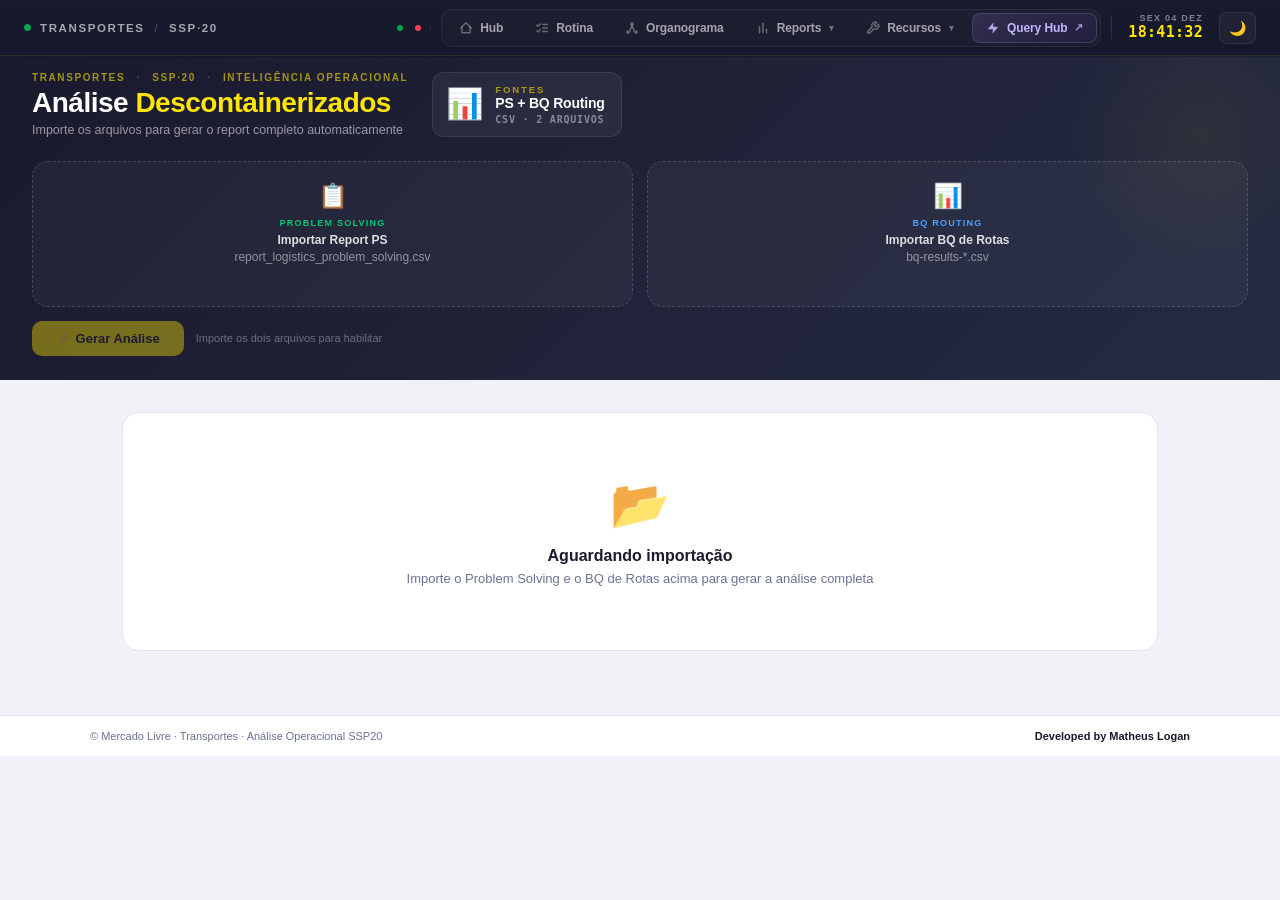
<file: analise-ops.html>
<!DOCTYPE html>
<html lang="pt-BR" data-theme="light">
<head>
  <meta charset="UTF-8"/>
<meta name="robots" content="noindex,nofollow,noarchive,nosnippet"/>
<meta http-equiv="X-Frame-Options" content="DENY"/>
<meta http-equiv="Content-Security-Policy" content="default-src 'self'; script-src 'self' 'unsafe-inline' 'unsafe-eval' https://cdn.jsdelivr.net; style-src 'self' 'unsafe-inline' https://fonts.googleapis.com; font-src 'self' https://fonts.gstatic.com; img-src 'self' data:; connect-src 'self' https://*.firebaseio.com https://*.googleapis.com; frame-ancestors 'none';"/>
<meta name="referrer" content="no-referrer"/>
  <meta name="viewport" content="width=device-width, initial-scale=1.0"/>
  <link rel="icon" type="image/x-icon" href="/rotina-transportes/favicon.ico"/>
  <title>Análise Operacional — SSP20</title>
  <link href="https://fonts.googleapis.com/css2?family=Inter:wght@400;500;600;700;800&family=JetBrains+Mono:wght@500;700&display=swap" rel="stylesheet"/>
  <style>
    *, *::before, *::after { box-sizing: border-box; margin: 0; padding: 0; }
    :root {
      --yellow:#FFE600; --navy:#1A1A2E; --font:'Inter',sans-serif; --mono:'JetBrains Mono',monospace;
      --bg:#F0F2F7; --surface:#FFFFFF; --text:#1A1A2E; --muted:#6B7394; --border:#E2E5EF;
      --green:#00A650; --blue:#3483FA; --red:#E3262F; --orange:#F59E0B; --purple:#7C3AED;
      --radius:10px; --radius-lg:16px;
    }
    [data-theme="dark"] { --bg:#0D1117; --surface:#161B27; --text:#E8EAF2; --muted:#6B7394; --border:#252D3D; }
    body { font-family:var(--font); background:var(--bg); color:var(--text); min-height:100vh; transition:background .2s; }

    /* TOPBAR */
    .topbar { background: linear-gradient(180deg, var(--navy) 0%, #14182A 100%); height: 56px; display: flex; align-items: center; padding: 0 1.5rem; gap: 14px; position: sticky; top: 0; z-index: 100; border-bottom: 1px solid rgba(255,230,0,.08); box-shadow: 0 1px 0 rgba(0,0,0,.2); }
    [data-theme="dark"] .topbar { background: linear-gradient(180deg, #0A0D17 0%, #06080F 100%); }

    /* Left cluster */
    .topbar-left { display: flex; align-items: center; gap: 14px; }
    .topbar-status { display: flex; align-items: center; gap: 9px; }
    .status-dot-live { width: 7px; height: 7px; border-radius: 50%; background: var(--green); box-shadow: 0 0 0 0 rgba(74,222,128,.5); animation: livePulse 2.2s infinite; }
    @keyframes livePulse { 0% { box-shadow: 0 0 0 0 rgba(74,222,128,.5); } 70% { box-shadow: 0 0 0 6px rgba(74,222,128,0); } 100% { box-shadow: 0 0 0 0 rgba(74,222,128,0); } }
    .status-text { font-size: 11.5px; font-weight: 700; letter-spacing: .14em; color: rgba(255,255,255,.62); text-transform: uppercase; font-variant-numeric: tabular-nums; }
    .status-sep { margin: 0 5px; color: rgba(255,255,255,.25); font-weight: 400; }
    .topbar-vsep { width: 1px; height: 26px; background: rgba(255,255,255,.1); flex-shrink: 0; }

    /* Right cluster */
    .topbar-right { margin-left: auto; display: flex; align-items: center; gap: 10px; }
    .online-cluster { display: flex; align-items: center; gap: 6px; padding-right: 6px; border-right: 1px solid rgba(255,255,255,.08); }
    .online-badge { display: flex; align-items: center; justify-content: center; padding: 0 3px; cursor: help; }
    .online-dot { width: 6px; height: 6px; border-radius: 50%; background: var(--green); }

    /* Nav cluster */
    .topbar-nav { display: flex; align-items: center; gap: 4px; padding: 3px; background: rgba(255,255,255,.025); border: 1px solid rgba(255,255,255,.05); border-radius: 11px; }

    /* Nav buttons - polished */
    .topbar-nav-link { display: inline-flex; align-items: center; gap: 7px; padding: 7px 13px; font-family: var(--font); font-size: 12px; font-weight: 700; color: rgba(255,255,255,.6); text-decoration: none; border-radius: 8px; background: transparent; border: 1px solid transparent; transition: all .22s cubic-bezier(.4,0,.2,1); letter-spacing: -.1px; position: relative; }
    .topbar-nav-link svg { width: 14px; height: 14px; opacity: .55; transition: opacity .2s, transform .2s; flex-shrink: 0; }
    .topbar-nav-link:hover { background: rgba(255,255,255,.06); color: rgba(255,255,255,.95); transform: translateY(-1px); }
    .topbar-nav-link:hover svg { opacity: 1; transform: scale(1.08); }
    .topbar-nav-link.active { background: var(--yellow); color: var(--navy); box-shadow: 0 2px 12px rgba(255,230,0,.28), inset 0 -2px 0 rgba(0,0,0,.08); }
    .topbar-nav-link.active svg { opacity: 1; }
    .topbar-nav-link.active::after { content: ''; position: absolute; bottom: -7px; left: 50%; transform: translateX(-50%); width: 4px; height: 4px; border-radius: 50%; background: var(--yellow); box-shadow: 0 0 10px rgba(255,230,0,.7); }

    /* Query Hub - purple gradient style */
    .query-hub-link { background: linear-gradient(135deg, rgba(167,139,250,.14), rgba(124,58,237,.08)) !important; border: 1px solid rgba(167,139,250,.22) !important; color: #c4b5fd !important; }
    .query-hub-link svg { color: #c4b5fd; opacity: .9 !important; }
    .query-hub-link:hover { background: linear-gradient(135deg, rgba(167,139,250,.24), rgba(124,58,237,.16)) !important; border-color: rgba(167,139,250,.45) !important; color: #ddd6fe !important; box-shadow: 0 4px 16px rgba(167,139,250,.25); transform: translateY(-1px); }
    .qh-arrow { display: inline-block; font-size: 11px; transition: transform .2s; opacity: .8; }
    .query-hub-link:hover .qh-arrow { transform: translate(2px, -2px); opacity: 1; }

    /* Reports dropdown - same family as nav buttons */
    .topbar-dropdown { position: relative; }
    .topbar-dropdown-btn { display: inline-flex; align-items: center; gap: 7px; padding: 7px 13px; font-family: var(--font); font-size: 12px; font-weight: 700; color: rgba(255,255,255,.6); background: transparent; border: 1px solid transparent; border-radius: 8px; cursor: pointer; transition: all .22s cubic-bezier(.4,0,.2,1); letter-spacing: -.1px; }
    .topbar-dropdown-btn svg { width: 14px; height: 14px; opacity: .55; transition: opacity .2s, transform .2s; flex-shrink: 0; }
    .topbar-dropdown-btn .chevron { font-size: 9px; opacity: .6; transition: transform .2s; margin-left: 1px; }
    .topbar-dropdown-btn:hover { background: rgba(255,255,255,.06); color: rgba(255,255,255,.95); transform: translateY(-1px); }
    .topbar-dropdown-btn:hover svg { opacity: 1; transform: scale(1.08); }
    .topbar-dropdown-btn.open { background: rgba(255,230,0,.1); color: var(--yellow); border-color: rgba(255,230,0,.25); }
    .topbar-dropdown-btn.open svg { opacity: 1; }
    .topbar-dropdown-btn.open .chevron { transform: rotate(180deg); opacity: 1; }
  /* topbar-dropdown-item link colors */
  a.topbar-dropdown-item:link,
  a.topbar-dropdown-item:visited { color: rgba(255,255,255,.75); }
  a.topbar-dropdown-item:hover { color: var(--yellow); }
  /* Active link states — !important pra garantir prioridade */
  .topbar-dropdown-btn.active-link { background: rgba(255,230,0,.12) !important; color: var(--yellow) !important; border-color: rgba(255,230,0,.3) !important; }
  .topbar-dropdown-btn.active-link svg { opacity: 1 !important; }
  .topbar-nav-link.active-link { background: rgba(255,230,0,.12) !important; color: var(--yellow) !important; border-color: rgba(255,230,0,.3) !important; }
  .topbar-nav-link.active-link svg { opacity: 1 !important; }
  a.topbar-dropdown-item.active-link:link,
  a.topbar-dropdown-item.active-link:visited { background: rgba(255,230,0,.08) !important; color: var(--yellow) !important; font-weight: 800; }

    .topbar-dropdown-menu { display: none; position: absolute; top: calc(100% + 9px); right: 0; background: linear-gradient(180deg, #131826 0%, #0E1320 100%); border: 1px solid rgba(255,255,255,.1); border-radius: 10px; min-width: 170px; overflow: hidden; box-shadow: 0 14px 40px rgba(0,0,0,.5), 0 0 0 1px rgba(255,230,0,.05); z-index: 999; }
    .topbar-dropdown-menu.open { display: block; animation: menuFade .15s ease-out; }
    @keyframes menuFade { from { opacity: 0; transform: translateY(-4px); } to { opacity: 1; transform: translateY(0); } }
    .topbar-dropdown-item { display: flex; align-items: center; gap: 10px; padding: 11px 15px; font-size: 11.5px; font-weight: 600; color: rgba(255,255,255,.7); text-decoration: none; transition: background .15s, color .15s; white-space: nowrap; }
    .topbar-dropdown-item:hover { background: rgba(255,230,0,.08); color: var(--yellow); }
    .topbar-dropdown-item .item-dot { width: 7px; height: 7px; border-radius: 50%; flex-shrink: 0; box-shadow: 0 0 0 2px rgba(255,255,255,.06); }

    /* Clock block */
    .clock-block { display: flex; flex-direction: column; align-items: flex-end; line-height: 1.05; gap: 2px; padding: 0 6px; }
    .clock-date { font-size: 9px; font-weight: 800; letter-spacing: .14em; color: rgba(255,255,255,.45); text-transform: uppercase; font-variant-numeric: tabular-nums; }
    .clock-topbar { font-size: 15px; font-weight: 800; color: var(--yellow); letter-spacing: .02em; font-family: ui-monospace, 'SF Mono', Menlo, monospace; font-variant-numeric: tabular-nums; }

    /* Theme btn */
    .theme-btn { background: rgba(255,255,255,.04); border: 1px solid rgba(255,255,255,.08); border-radius: 8px; padding: 7px 9px; font-size: 14px; cursor: pointer; transition: all .2s; display: flex; align-items: center; justify-content: center; }
    .theme-btn:hover { background: rgba(255,230,0,.1); border-color: rgba(255,230,0,.25); transform: translateY(-1px); }
    .topbar-sep { width: 1px; height: 16px; background: rgba(255,255,255,.1); }
    .topbar-section { font-size: 11px; font-weight: 500; color: rgba(255,255,255,.4); }



    /* HEADER */
    .header { background:linear-gradient(135deg,var(--navy) 0%,#252A42 100%); padding:0 2rem 1.5rem; position:relative; overflow:hidden; }
    [data-theme="dark"] .header { background:linear-gradient(135deg,#080C14,#111827); }
    .header::after { content:''; position:absolute; right:-60px; top:-60px; width:280px; height:280px; background:radial-gradient(circle,rgba(255,230,0,.05) 0%,transparent 65%); pointer-events:none; }
    .header-inner { max-width:1240px; margin:0 auto; position:relative; padding-top: 16px; }
    .header-top { display: flex; align-items: center; gap: 24px; margin-bottom: 1.5rem; }
    .brand-block { display: flex; align-items: center; gap: 18px; }
    .ml-logo-wrap { background: #fff; border-radius: 10px; padding: 5px 9px; display: flex; align-items: center; box-shadow: 0 2px 8px rgba(0,0,0,.18); }
    .ml-logo-img { height: 30px; width: auto; display: block; }
    .brand-vsep { width: 1px; height: 60px; background: rgba(255,255,255,.15); }
    .header-eyebrow { font-size:10px; font-weight:700; text-transform:uppercase; letter-spacing:.16em; color:rgba(255,230,0,.6); margin-bottom:6px; font-variant-numeric: tabular-nums; }
    .header-title { font-size:28px; font-weight:800; color:#fff; letter-spacing:-.5px; line-height: 1; margin-bottom:6px; }
    .header-title span { color:var(--yellow); }
    .header-sub { font-size:12.5px; color:rgba(255,255,255,.55); font-weight: 500; }

    .descon-stat { margin-left: auto; display: flex; flex-direction: column; align-items: flex-end; padding-right: 18px; border-right: 1px solid rgba(255,255,255,.12); }
    .descon-stat-val { font-size: 36px; font-weight: 800; color: #fff; line-height: 1; letter-spacing: -1px; font-variant-numeric: tabular-nums; }
    .descon-stat-lbl { font-size: 9.5px; font-weight: 700; letter-spacing: .18em; color: rgba(255,230,0,.55); text-transform: uppercase; margin-top: 4px; }

    .descon-info { display: flex; align-items: center; gap: 12px; background: rgba(255,255,255,.05); border: 1px solid rgba(255,255,255,.08); border-radius: 12px; padding: 11px 16px 11px 13px; }
    .descon-info-emoji { font-size: 30px; line-height: 1; }
    .descon-info-text { display: flex; flex-direction: column; gap: 1px; }
    .descon-info-eyebrow { font-size: 9.5px; font-weight: 700; letter-spacing: .2em; color: rgba(255,230,0,.6); text-transform: uppercase; }
    .descon-info-name { font-size: 14px; font-weight: 700; color: #fff; letter-spacing: -.2px; line-height: 1.1; }
    .descon-info-hint { font-size: 10px; font-weight: 700; letter-spacing: .08em; color: rgba(255,255,255,.45); font-variant-numeric: tabular-nums; font-family: ui-monospace, 'SF Mono', Menlo, monospace; margin-top: 1px; }

    /* UPLOAD ZONE */
    .upload-grid { display:grid; grid-template-columns:1fr 1fr; gap:14px; }
    .upload-zone {
      border:1.5px dashed rgba(255,255,255,.15); border-radius:var(--radius-lg);
      padding:20px; text-align:center; cursor:pointer;
      transition:border-color .2s, background .2s; background:rgba(255,255,255,.04);
      position:relative;
    }
    .upload-zone:hover { border-color:var(--yellow); background:rgba(255,230,0,.04); }
    .upload-zone.loaded-ps { border-color:#00C875; border-style:solid; background:rgba(0,200,117,.05); }
    .upload-zone.loaded-bq { border-color:#4D9EFF; border-style:solid; background:rgba(77,158,255,.05); }
    .upload-icon { font-size:24px; margin-bottom:8px; }
    .upload-type { font-size:9px; font-weight:700; letter-spacing:.14em; text-transform:uppercase; margin-bottom:4px; }
    .upload-type.ps { color:#00C875; }
    .upload-type.bq { color:#4D9EFF; }
    .upload-label { font-size:12px; color:rgba(255,255,255,.5); line-height:1.4; }
    .upload-label strong { color:rgba(255,255,255,.85); }
    .file-input { display:none; }
    .upload-status { font-size:10px; color:#00C875; margin-top:6px; min-height:14px; }

    /* GENERATE BTN */
    .gen-row { display:flex; align-items:center; gap:12px; margin-top:14px; }
    .gen-btn { font-family:var(--font); font-size:13px; font-weight:700; padding:10px 24px; border-radius:var(--radius); border:none; background:var(--yellow); color:var(--navy); cursor:pointer; transition:opacity .15s; display:flex; align-items:center; gap:8px; }
    .gen-btn:hover { opacity:.88; }
    .gen-btn:disabled { opacity:.4; cursor:not-allowed; }

    /* Period selector */
    .period-selector { margin-top: 14px; background: rgba(255,255,255,.04); border: 1px solid rgba(255,255,255,.08); border-radius: var(--radius); padding: 14px 16px; }
    .period-header { display: flex; align-items: center; justify-content: space-between; margin-bottom: 12px; gap: 12px; flex-wrap: wrap; }
    .period-eyebrow { font-size: 10px; font-weight: 700; letter-spacing: .18em; color: rgba(255,230,0,.7); text-transform: uppercase; display: flex; align-items: center; gap: 8px; }
    .period-eyebrow::before { content: '📅'; font-size: 14px; letter-spacing: 0; }
    .period-info { font-size: 11px; font-weight: 600; color: rgba(255,255,255,.55); letter-spacing: .02em; font-variant-numeric: tabular-nums; }
    .period-info b { color: #fff; font-weight: 700; }
    .period-inputs { display: flex; align-items: flex-end; gap: 10px; flex-wrap: wrap; }
    .period-input-wrap { display: flex; flex-direction: column; gap: 4px; flex: 1; min-width: 130px; }
    .period-input-wrap label { font-size: 9.5px; font-weight: 700; letter-spacing: .18em; color: rgba(255,230,0,.55); text-transform: uppercase; }
    .period-input-wrap input[type="date"] { font-family: var(--font); font-size: 13px; font-weight: 600; padding: 9px 12px; background: rgba(255,255,255,.06); color: #fff; border: 1px solid rgba(255,255,255,.12); border-radius: 8px; outline: none; transition: border-color .15s; color-scheme: dark; }
    .period-input-wrap input[type="date"]:focus { border-color: var(--yellow); }
    .period-arrow { color: rgba(255,255,255,.4); font-size: 16px; margin-bottom: 8px; }
    .period-reset { font-family: var(--font); font-size: 11px; font-weight: 700; padding: 9px 14px; background: transparent; color: rgba(255,255,255,.65); border: 1px solid rgba(255,255,255,.15); border-radius: 8px; cursor: pointer; transition: all .15s; letter-spacing: .02em; }
    .period-reset:hover { background: rgba(255,255,255,.08); color: #fff; border-color: rgba(255,255,255,.25); }
    .period-warn { font-size: 11px; font-weight: 600; color: #F59E0B; margin-top: 8px; }
    /* Quick selectors */
    .period-quick { display: flex; gap: 6px; margin-bottom: 12px; flex-wrap: wrap; }
    .period-q-btn { font-family: var(--font); font-size: 11px; font-weight: 700; padding: 7px 13px; background: rgba(255,255,255,.04); color: rgba(255,255,255,.55); border: 1px solid rgba(255,255,255,.1); border-radius: 7px; cursor: pointer; transition: all .12s; letter-spacing: .01em; }
    .period-q-btn:hover { background: rgba(255,230,0,.08); color: var(--yellow); border-color: rgba(255,230,0,.25); }
    .period-q-btn.active { background: var(--yellow); color: var(--navy); border-color: var(--yellow); box-shadow: 0 1px 6px rgba(255,230,0,.2); }
    /* Today marker */
    .period-today-marker { display: flex; flex-direction: column; align-items: flex-start; gap: 2px; padding: 6px 12px; background: rgba(255,230,0,.06); border: 1px solid rgba(255,230,0,.2); border-radius: 8px; align-self: stretch; justify-content: center; }
    .period-today-lbl { font-size: 8.5px; font-weight: 700; letter-spacing: .18em; color: rgba(255,230,0,.55); text-transform: uppercase; }
    .period-today-val { font-size: 13px; font-weight: 700; color: var(--yellow); font-variant-numeric: tabular-nums; letter-spacing: -.2px; }
    .period-banner { background: linear-gradient(135deg, rgba(255,230,0,.12), rgba(255,230,0,.04)); border: 1px solid rgba(255,230,0,.25); border-radius: 10px; padding: 11px 16px; font-size: 12px; font-weight: 600; color: rgba(255,255,255,.85); letter-spacing: .02em; margin-bottom: 1.25rem; font-variant-numeric: tabular-nums; }
    .period-banner b { color: var(--yellow); font-weight: 800; }
    .gen-info { font-size:11px; color:rgba(255,255,255,.35); }

    /* WRAPPER */
    .wrapper { max-width:1100px; margin:0 auto; padding:2rem 2rem 4rem; }

    /* SECTION LABEL */
    .sec-lbl { font-size:9px; font-weight:700; text-transform:uppercase; letter-spacing:.16em; color:var(--muted); margin-bottom:12px; margin-top:1.5rem; display:flex; align-items:center; gap:10px; }
    .sec-lbl::after { content:''; flex:1; height:1px; background:var(--border); }

    /* EMPTY STATE */
    .empty-state { text-align:center; padding:4rem 2rem; background:var(--surface); border:1px solid var(--border); border-radius:var(--radius-lg); }
    .empty-icon { font-size:48px; margin-bottom:14px; }
    .empty-title { font-size:16px; font-weight:700; color:var(--text); margin-bottom:6px; }
    .empty-sub { font-size:13px; color:var(--muted); }

    /* KPI GRID */
    .kpi-grid { display:grid; grid-template-columns:repeat(auto-fit,minmax(150px,1fr)); gap:10px; margin-bottom:1.5rem; }
    .kpi { background:var(--surface); border:1px solid var(--border); border-radius:var(--radius-lg); padding:16px 18px; transition:box-shadow .15s; }
    .kpi:hover { box-shadow:0 4px 14px rgba(0,0,0,.07); }
    .kpi-lbl { font-size:9px; font-weight:700; text-transform:uppercase; letter-spacing:.14em; color:var(--muted); margin-bottom:6px; }
    .kpi-val { font-size:28px; font-weight:800; letter-spacing:-.5px; line-height:1.1; }
    .kpi-sub { font-size:10px; color:var(--muted); margin-top:4px; }
    .ky{color:var(--yellow)} .kr{color:var(--red)} .kg{color:var(--green)} .kb{color:var(--blue)} .ko{color:var(--orange)} .kp{color:var(--purple)}

    /* CARDS */
    .card { background:var(--surface); border:1px solid var(--border); border-radius:var(--radius-lg); overflow:hidden; }
    .card-head { padding:12px 16px; background:var(--bg); border-bottom:1px solid var(--border); font-size:11px; font-weight:700; color:var(--text); display:flex; align-items:center; justify-content:space-between; }
    .card-body { padding:16px; }

    /* GRID */
    .g2 { display:grid; grid-template-columns:1fr 1fr; gap:14px; }
    .g3 { display:grid; grid-template-columns:1fr 1fr 1fr; gap:14px; }

    /* CAUSA BARS */
    .causa-list { display:flex; flex-direction:column; gap:10px; }
    .causa-item { display:flex; flex-direction:column; gap:4px; }
    .causa-top { display:flex; justify-content:space-between; }
    .causa-name { font-size:12px; font-weight:500; color:var(--text); }
    .causa-cnt { font-size:12px; font-weight:700; font-family:var(--mono); }
    .causa-pct { font-size:10px; color:var(--muted); }
    .bar { height:5px; border-radius:3px; background:var(--border); overflow:hidden; }
    .bar-in { height:100%; border-radius:3px; }

    /* DAY CHART */
    .day-chart { display:flex; align-items:flex-end; gap:6px; height:80px; }
    .day-col { flex:1; display:flex; flex-direction:column; align-items:center; justify-content:flex-end; gap:4px; height:100%; }
    .day-bar { width:100%; border-radius:4px 4px 0 0; min-height:3px; }
    .day-lbl { font-size:9px; font-weight:600; color:var(--muted); text-align:center; }
    .day-n { font-size:9px; font-family:var(--mono); font-weight:700; color:var(--muted); }

    /* TABLE */
    .tbl { width:100%; border-collapse:collapse; font-size:12px; }
    .tbl th { font-size:9px; font-weight:700; text-transform:uppercase; letter-spacing:.1em; color:var(--muted); padding:8px 12px; text-align:left; border-bottom:1px solid var(--border); }
    .tbl td { padding:9px 12px; border-bottom:1px solid var(--border); vertical-align:middle; }
    .tbl tr:last-child td { border-bottom:none; }
    .tbl tr:hover td { background:var(--bg); }
    .tbl .num { font-family:var(--mono); font-weight:700; }
    .tbl .name { font-weight:600; }

    /* BADGE */
    .bdg { display:inline-block; font-size:9px; font-weight:800; text-transform:uppercase; letter-spacing:.06em; padding:2px 8px; border-radius:20px; }
    .bdg-r { background:rgba(227,38,47,.08); color:var(--red); }
    .bdg-g { background:rgba(0,166,80,.08); color:var(--green); }
    .bdg-b { background:rgba(52,131,250,.08); color:var(--blue); }
    .bdg-y { background:rgba(255,230,0,.1); color:#8A6200; }
    [data-theme="dark"] .bdg-y { color:var(--yellow); }

    /* BAR ROW */
    .bar-row { display:flex; align-items:center; gap:8px; }
    .bar-bg { flex:1; height:4px; background:var(--border); border-radius:2px; overflow:hidden; }
    .bar-fill { height:100%; border-radius:2px; }
    .bar-val { font-family:var(--mono); font-size:11px; font-weight:700; color:var(--muted); min-width:30px; text-align:right; }

    /* NARRATIVE */
    .narrative { background:var(--surface); border:1px solid var(--border); border-left:3px solid var(--yellow); border-radius:var(--radius-lg); padding:20px; }
    .narrative-title { font-size:13px; font-weight:700; color:var(--text); margin-bottom:12px; display:flex; align-items:center; gap:8px; }
    .narrative p { font-size:13px; color:var(--muted); line-height:1.75; margin-bottom:10px; }
    .narrative p:last-child { margin-bottom:0; }
    .narrative p b { color:var(--text); }
    .narrative p .hi { color:var(--blue); font-weight:700; }
    .narrative p .bad { color:var(--red); font-weight:700; }
    .narrative p .ok { color:var(--green); font-weight:700; }

    /* COPY BTN */
    .copy-btn { font-family:var(--font); font-size:12px; font-weight:600; padding:6px 14px; border-radius:6px; border:1px solid var(--border); background:var(--bg); color:var(--muted); cursor:pointer; transition:all .15s; }
    .copy-btn:hover { border-color:var(--blue); color:var(--blue); }

    footer { background:var(--surface); border-top:1px solid var(--border); padding:14px 2rem; }
    .footer-inner { max-width:1100px; margin:0 auto; display:flex; justify-content:space-between; align-items:center; }
    .footer-left { font-size:11px; color:var(--muted); }

    @media(max-width:768px) {
      .topbar { padding:0 1rem; } .topbar-sep, .topbar-section { display:none; }
      .wrapper { padding:1rem 1rem 3rem; }
      .header { padding:0 1rem 1.5rem; }
      .header-inner { padding-top: 14px; }
      .header-top { flex-direction: column; align-items: stretch; gap: 12px; margin-bottom: 1rem; }
      .brand-block { gap: 12px; }
      .ml-logo-wrap { padding: 4px 7px; }
      .ml-logo-img { height: 26px; }
      .brand-vsep { height: 52px; }
      .header-title { font-size: 22px; }
      .descon-info { margin-left: 0; }
      .upload-grid { grid-template-columns:1fr; }
      .g2, .g3 { grid-template-columns:1fr; }
      .kpi-grid { grid-template-columns:repeat(2,1fr); }
    }
  </style>
<script src="keyboard.js?v=20260628" defer></script>
<script src="toast.js?v=20260628" defer></script>
<script src="ssp-city.js?v=20260628" defer></script>
<script src="easter-eggs.js?v=20260628e" defer></script>
<link rel="stylesheet" href="mobile.css?v=20260628a">
</head>
<body>

<!-- TOPBAR -->
<div class="topbar">
  <div class="topbar-left">
    <div class="topbar-status">
      <span class="status-dot-live"></span>
      <span class="status-text">TRANSPORTES <span class="status-sep">/</span> <span id="status-ssp">SSP·20</span></span>
    </div>
  </div>
  <div class="topbar-right">
    <div class="online-cluster">
      <div class="online-badge" title="Sistema online"><div class="online-dot"></div></div>
      <div class="online-badge" title="Sincronizado"><div class="online-dot" id="sync-dot" style="background:#FF3D57;"></div></div>
    </div>
    <nav class="topbar-nav">
            <a href="index.html" class="topbar-nav-link">
        <svg viewBox="0 0 24 24" fill="none" stroke="currentColor" stroke-width="2.5" stroke-linecap="round" stroke-linejoin="round"><path d="M3 12L12 3l9 9"/><path d="M5 10v10h14V10"/></svg>
        <span>Hub</span>
      </a>

      <a href="rotina.html" class="topbar-nav-link">
        <svg viewBox="0 0 24 24" fill="none" stroke="currentColor" stroke-width="2.5" stroke-linecap="round" stroke-linejoin="round"><path d="M3 17l2 2 4-4"/><path d="M3 7l2 2 4-4"/><path d="M13 6h8"/><path d="M13 12h8"/><path d="M13 18h8"/></svg>
        <span>Rotina</span>
      </a>
      <a href="madrugadao.html" class="topbar-nav-link">
        <svg viewBox="0 0 24 24" fill="none" stroke="currentColor" stroke-width="2.5" stroke-linecap="round" stroke-linejoin="round"><circle cx="12" cy="5" r="2"/><circle cx="5" cy="19" r="2"/><circle cx="19" cy="19" r="2"/><path d="M12 7v3a2 2 0 0 0 2 2h1"/><path d="M12 7v3a2 2 0 0 1-2 2H9"/><path d="M9 14v3"/><path d="M15 14v3"/></svg>
        <span>Organograma</span>
      </a>
      <div class="topbar-dropdown">
        <button class="topbar-dropdown-btn active" id="reports-btn" onclick="toggleReportsMenu()">
          <svg viewBox="0 0 24 24" fill="none" stroke="currentColor" stroke-width="2.5" stroke-linecap="round" stroke-linejoin="round"><line x1="6" y1="20" x2="6" y2="10"/><line x1="12" y1="20" x2="12" y2="4"/><line x1="18" y1="20" x2="18" y2="14"/></svg>
          <span>Reports</span>
          <span class="chevron">▾</span>
        </button>
        <div class="topbar-dropdown-menu" id="reports-menu">
          <a href="analise-ops.html" class="topbar-dropdown-item active-link">
            <span class="item-dot" style="background:#60a5fa;"></span>
            <span>Descont.</span>
          </a>
          <a href="dit-report.html" class="topbar-dropdown-item">
            <span class="item-dot" style="background:#f0b429;"></span>
            <span>DIT Report</span>
          </a>
          <a href="orh.html" class="topbar-dropdown-item">
            <span class="item-dot" style="background:#a78bfa;"></span>
            <span>ORH</span>
          </a>
</div>
      </div>
      <div class="topbar-dropdown">
        <button class="topbar-dropdown-btn" id="resources-btn" onclick="toggleResourcesMenu()">
          <svg viewBox="0 0 24 24" fill="none" stroke="currentColor" stroke-width="2.5" stroke-linecap="round" stroke-linejoin="round"><path d="M14.7 6.3a1 1 0 0 0 0 1.4l1.6 1.6a1 1 0 0 0 1.4 0l3.77-3.77a6 6 0 0 1-7.94 7.94l-6.91 6.91a2.12 2.12 0 0 1-3-3l6.91-6.91a6 6 0 0 1 7.94-7.94l-3.76 3.76z"/></svg>
          <span>Recursos</span>
          <span class="chevron">▾</span>
        </button>
        <div class="topbar-dropdown-menu" id="resources-menu">
          <a href="cidades.html" class="topbar-dropdown-item">
            <span class="item-dot" style="background:#16a34a;"></span>
            <span>Cidades por Rota</span>
          </a>
          <a href="produtos.html" class="topbar-dropdown-item">
            <span class="item-dot" style="background:#f59e0b;"></span>
            <span>Resumo de produtos</span>
          </a>
          <a href="volumosos.html" class="topbar-dropdown-item">
            <span class="item-dot" style="background:#3483FA;"></span>
            <span>Volumosos por Ciclo</span>
          </a>
        </div>
      </div>
      <a href="https://melissp20.github.io/MeliSSP20/" target="_blank" class="topbar-nav-link query-hub-link">
        <svg viewBox="0 0 24 24" fill="currentColor" stroke="none"><polygon points="13 2 3 14 12 14 11 22 21 10 12 10 13 2"/></svg>
        <span>Query Hub</span>
        <span class="qh-arrow">↗</span>
      </a>
    </nav>
    <div class="topbar-vsep"></div>
    <div class="clock-block">
      <span class="clock-date" id="clock-date">TER 23 JUN</span>
      <span class="clock-topbar" id="live-clock">00:00:00</span>
    </div>
    <button class="theme-btn" id="theme-btn" title="Alternar modo escuro">🌙</button>
  </div>
</div>

<!-- HEADER COM UPLOAD -->
<div class="header">
  <div class="header-inner">
    <div class="header-top">
      <div class="brand-block">
        <div>
          <div class="header-eyebrow">TRANSPORTES <span style="margin:0 7px;opacity:.45;">·</span> SSP·20 <span style="margin:0 7px;opacity:.45;">·</span> INTELIGÊNCIA OPERACIONAL</div>
          <div class="header-title">Análise <span>Descontainerizados</span></div>
          <div class="header-sub">Importe os arquivos para gerar o report completo automaticamente</div>
        </div>
      </div>
      <div class="descon-info">
        <span class="descon-info-emoji">📊</span>
        <span class="descon-info-text">
          <span class="descon-info-eyebrow">FONTES</span>
          <span class="descon-info-name">PS + BQ Routing</span>
          <span class="descon-info-hint">CSV · 2 ARQUIVOS</span>
        </span>
      </div>
    </div>

    <div class="upload-grid">
      <div class="upload-zone" id="zone-ps" onclick="document.getElementById('file-ps').click()">
        <div class="upload-icon">📋</div>
        <div class="upload-type ps">Problem Solving</div>
        <div class="upload-label" id="label-ps"><strong>Importar Report PS</strong><br>report_logistics_problem_solving.csv</div>
        <div class="upload-status" id="status-ps"></div>
        <input type="file" class="file-input" id="file-ps" accept=".csv"/>
      </div>
      <div class="upload-zone" id="zone-bq" onclick="document.getElementById('file-bq').click()">
        <div class="upload-icon">📊</div>
        <div class="upload-type bq">BQ Routing</div>
        <div class="upload-label" id="label-bq"><strong>Importar BQ de Rotas</strong><br>bq-results-*.csv</div>
        <div class="upload-status" id="status-bq"></div>
        <input type="file" class="file-input" id="file-bq" accept=".csv"/>
      </div>
    </div>

    <div class="period-selector" id="period-selector" style="display:none;">
      <div class="period-header">
        <span class="period-eyebrow">PERÍODO DE ANÁLISE</span>
        <span class="period-info" id="period-info">—</span>
      </div>
      <div class="period-quick">
        <button class="period-q-btn active" data-q="today" onclick="setPeriod('today')">Hoje</button>
        <button class="period-q-btn" data-q="yesterday" onclick="setPeriod('yesterday')">Ontem</button>
        <button class="period-q-btn" data-q="7d" onclick="setPeriod('7d')">7 dias</button>
        <button class="period-q-btn" data-q="30d" onclick="setPeriod('30d')">30 dias</button>
        <button class="period-q-btn" data-q="file" onclick="setPeriod('file')">Tudo do arquivo</button>
      </div>
      <div class="period-inputs">
        <div class="period-input-wrap">
          <label>DE</label>
          <input type="date" id="date-from" onchange="onPeriodChange()"/>
        </div>
        <div class="period-arrow">→</div>
        <div class="period-input-wrap">
          <label>ATÉ</label>
          <input type="date" id="date-to" onchange="onPeriodChange()"/>
        </div>
        <div class="period-today-marker">
          <span class="period-today-lbl">HOJE</span>
          <span class="period-today-val" id="period-today-val">—</span>
        </div>
      </div>
      <div class="period-warn" id="period-warn" style="display:none;"></div>
    </div>

    <div class="gen-row">
      <button class="gen-btn" id="gen-btn" onclick="generate()" disabled>
        ⚡ Gerar Análise
      </button>
      <span class="gen-info" id="gen-info">Importe os dois arquivos para habilitar</span>
    </div>
  </div>
</div>

<div class="wrapper" id="report-area">
  <div class="empty-state" id="empty-state">
    <div class="empty-icon">📂</div>
    <div class="empty-title">Aguardando importação</div>
    <div class="empty-sub">Importe o Problem Solving e o BQ de Rotas acima para gerar a análise completa</div>
  </div>
</div>

<footer>
  <div class="footer-inner">
    <span class="footer-left">© Mercado Livre · Transportes · Análise Operacional SSP20</span>
    <span class="footer-left" style="font-weight:600;color:var(--text);">Developed by Matheus Logan</span>
  </div>
</footer>

<script>
// Theme
const html = document.documentElement;
const tbtn = document.getElementById('theme-btn');
const sv = localStorage.getItem('theme') || 'light';
html.setAttribute('data-theme', sv);
tbtn.textContent = sv === 'dark' ? '☀️' : '🌙';
tbtn.addEventListener('click', () => {
  const next = html.getAttribute('data-theme') === 'dark' ? 'light' : 'dark';
  html.setAttribute('data-theme', next);
  tbtn.textContent = next === 'dark' ? '☀️' : '🌙';
  localStorage.setItem('theme', next);
});

let psData = null;
let bqData = null;
let psDateCol = null, bqDateCol = null;
let psRange = null, bqRange = null;
let filterFrom = null, filterTo = null;

// CSV parser
function parseCSV(text) {
  const lines = text.replace(/\r/g, '').split('\n');
  const header = parseCSVLine(lines[0]);
  return lines.slice(1).filter(l => l.trim()).map(line => {
    const vals = parseCSVLine(line);
    const obj = {};
    header.forEach((h, i) => obj[h.trim()] = (vals[i] || '').trim());
    return obj;
  });
}

function parseCSVLine(line) {
  const result = []; let cur = '', inQ = false;
  for (let i = 0; i < line.length; i++) {
    const c = line[i];
    if (c === '"') { inQ = !inQ; }
    else if (c === ',' && !inQ) { result.push(cur); cur = ''; }
    else { cur += c; }
  }
  result.push(cur);
  return result;
}

function readFile(file, cb) {
  const reader = new FileReader();
  reader.onload = e => cb(e.target.result);
  reader.readAsText(file, 'utf-8');
}

// File handlers
document.getElementById('file-ps').addEventListener('change', e => {
  const f = e.target.files[0];
  if (!f) return;
  readFile(f, text => {
    psData = parseCSV(text);
    psDateCol = detectDateColumn(psData, parsePSDateObj, ['data de criação','data criacao','created']);
    psRange = psDateCol ? getDateRange(psData, psDateCol, parsePSDateObj) : null;
    document.getElementById('zone-ps').classList.add('loaded-ps');
    const dateBadge = psRange ? ` <span style="color:rgba(255,230,0,.7);">· ${fmtBR(psRange.min)} → ${fmtBR(psRange.max)}</span>` : '';
    document.getElementById('label-ps').innerHTML = `<strong>✓ ${f.name}</strong><br>${psData.length.toLocaleString('pt-BR')} registros${dateBadge}`;
    document.getElementById('status-ps').textContent = '✓ Carregado';
    updatePeriodSelector();
    checkReady();
  });
});

document.getElementById('file-bq').addEventListener('change', e => {
  const f = e.target.files[0];
  if (!f) return;
  readFile(f, text => {
    bqData = parseCSV(text);
    bqDateCol = detectDateColumn(bqData, parseBQDateObj, ['route_date','data','date','dt']);
    bqRange = bqDateCol ? getDateRange(bqData, bqDateCol, parseBQDateObj) : null;
    document.getElementById('zone-bq').classList.add('loaded-bq');
    const dateBadge = bqRange ? ` <span style="color:rgba(255,230,0,.7);">· ${fmtBR(bqRange.min)} → ${fmtBR(bqRange.max)}</span>` : '';
    document.getElementById('label-bq').innerHTML = `<strong>✓ ${f.name}</strong><br>${bqData.length.toLocaleString('pt-BR')} rotas${dateBadge}`;
    document.getElementById('status-bq').textContent = '✓ Carregado';
    updatePeriodSelector();
    checkReady();
  });
});

['zone-ps','zone-bq'].forEach(id => {
  const z = document.getElementById(id);
  z.addEventListener('dragover', e => { e.preventDefault(); z.style.borderColor='var(--yellow)'; });
  z.addEventListener('dragleave', () => z.style.borderColor='');
  z.addEventListener('drop', e => {
    e.preventDefault(); z.style.borderColor='';
    const f = e.dataTransfer.files[0];
    if (id === 'zone-ps') { document.getElementById('file-ps').files; handlePS(f); }
    else handleBQ(f);
  });
});

function updatePeriodSelector() {
  const sel = document.getElementById('period-selector');
  const info = document.getElementById('period-info');
  const fromInp = document.getElementById('date-from');
  const toInp = document.getElementById('date-to');
  const todayVal = document.getElementById('period-today-val');

  if (!psData && !bqData) {
    sel.style.display = 'none';
    return;
  }

  sel.style.display = 'block';

  // Hoje como referência
  const today = new Date();
  today.setHours(0,0,0,0);
  const todayEnd = new Date(today); todayEnd.setHours(23,59,59,999);
  todayVal.textContent = fmtBR(today) + '/' + today.getFullYear();

  // Sem min (datas passadas livres). Max = hoje
  fromInp.removeAttribute('min');
  toInp.removeAttribute('min');
  fromInp.max = toISO(today);
  toInp.max = toISO(today);

  // Info dos arquivos
  const parts = [];
  if (psRange) parts.push(`PS: <b>${fmtBR(psRange.min)} → ${fmtBR(psRange.max)}</b>`);
  if (bqRange) parts.push(`BQ: <b>${fmtBR(bqRange.min)} → ${fmtBR(bqRange.max)}</b>`);
  info.innerHTML = parts.length ? parts.join(' · ') : '—';

  // Default: hoje
  setPeriod('today');
}

function setPeriod(kind) {
  const today = new Date();
  today.setHours(0,0,0,0);
  const todayEnd = new Date(today); todayEnd.setHours(23,59,59,999);

  let from, to;

  if (kind === 'today') {
    from = today;
    to = todayEnd;
  } else if (kind === 'yesterday') {
    from = new Date(today); from.setDate(from.getDate()-1);
    to = new Date(from); to.setHours(23,59,59,999);
  } else if (kind === '7d') {
    from = new Date(today); from.setDate(from.getDate()-6);
    to = todayEnd;
  } else if (kind === '30d') {
    from = new Date(today); from.setDate(from.getDate()-29);
    to = todayEnd;
  } else if (kind === 'file') {
    if (psRange && bqRange) {
      from = psRange.min > bqRange.min ? new Date(psRange.min) : new Date(bqRange.min);
      to = psRange.max < bqRange.max ? new Date(psRange.max) : new Date(bqRange.max);
    } else if (psRange) {
      from = new Date(psRange.min); to = new Date(psRange.max);
    } else if (bqRange) {
      from = new Date(bqRange.min); to = new Date(bqRange.max);
    } else {
      from = today; to = todayEnd;
    }
    from.setHours(0,0,0,0);
    to.setHours(23,59,59,999);
  }

  document.getElementById('date-from').value = toISO(from);
  document.getElementById('date-to').value = toISO(to);
  filterFrom = from;
  filterTo = to;

  // Atualiza estado visual dos botões quick
  document.querySelectorAll('.period-q-btn').forEach(b => {
    b.classList.toggle('active', b.dataset.q === kind);
  });

  checkPeriodData();
}

function onPeriodChange() {
  const fromInp = document.getElementById('date-from');
  const toInp = document.getElementById('date-to');
  if (!fromInp.value || !toInp.value) return;
  const [fy,fm,fd] = fromInp.value.split('-').map(Number);
  const [ty,tm,td] = toInp.value.split('-').map(Number);
  filterFrom = new Date(fy, fm-1, fd, 0,0,0,0);
  filterTo = new Date(ty, tm-1, td, 23, 59, 59, 999);
  if (filterFrom > filterTo) {
    toInp.value = fromInp.value;
    filterTo = new Date(fy, fm-1, fd, 23, 59, 59, 999);
  }
  // Quando muda manualmente, desativa o quick button
  document.querySelectorAll('.period-q-btn').forEach(b => b.classList.remove('active'));
  checkPeriodData();
}

function checkPeriodData() {
  const warn = document.getElementById('period-warn');
  if (!warn || !filterFrom || !filterTo) return;
  let psCount = 0, bqCount = 0;
  if (psData && psDateCol) {
    psCount = psData.filter(r => {
      const d = parsePSDateObj(r[psDateCol]);
      return d && isInPeriod(d, filterFrom, filterTo);
    }).length;
  }
  if (bqData && bqDateCol) {
    bqCount = bqData.filter(r => {
      const d = parseBQDateObj(r[bqDateCol]);
      return d && isInPeriod(d, filterFrom, filterTo);
    }).length;
  }
  if (psCount === 0 && bqCount === 0) {
    warn.style.display = 'block';
    warn.innerHTML = `⚠ Nenhum registro neste período. Verifique o range dos arquivos acima ou ajuste as datas.`;
    warn.style.color = '#F59E0B';
  } else if (psCount === 0 || bqCount === 0) {
    warn.style.display = 'block';
    warn.innerHTML = `ℹ Período tem dados parciais: <b style="color:#fff">${psCount.toLocaleString('pt-BR')}</b> PS e <b style="color:#fff">${bqCount.toLocaleString('pt-BR')}</b> rotas BQ.`;
    warn.style.color = 'rgba(255,255,255,.6)';
  } else {
    warn.style.display = 'block';
    warn.innerHTML = `✓ <b style="color:var(--yellow)">${psCount.toLocaleString('pt-BR')}</b> PS · <b style="color:var(--yellow)">${bqCount.toLocaleString('pt-BR')}</b> rotas BQ no período`;
    warn.style.color = 'rgba(255,255,255,.65)';
  }
}

function resetPeriod() {
  setPeriod('today');
}

function checkReady() {
  const btn = document.getElementById('gen-btn');
  const info = document.getElementById('gen-info');
  if (psData && bqData) {
    btn.disabled = false;
    info.textContent = `${psData.length.toLocaleString('pt-BR')} PS + ${bqData.length.toLocaleString('pt-BR')} rotas prontos`;
  } else if (psData) {
    info.textContent = 'Falta o BQ de Rotas';
  } else if (bqData) {
    info.textContent = 'Falta o Problem Solving';
  }
}

// Vehicle rank for downgrade detection
function vrank(v) {
  v = (v || '').toLowerCase();
  if (v.includes('walker')) return 1;
  if (v.includes('moto')) return 2;
  if (v.includes('passeio')) return 3;
  if (v.includes('utilit') && v.includes('sdd')) return 6;
  if (v.includes('utilit')) return 5;
  if (v.includes('van')) return 7;
  return 4;
}

// Date helpers — parse, detect, range, filter
function parsePSDateObj(s) {
  if (!s) return null;
  // PS format: "Quarta-feira | 18/06 23:42" or similar — separator '|'
  const m = String(s).match(/(\d{1,2})\/(\d{1,2})/);
  if (!m) return null;
  const yr = new Date().getFullYear();
  return new Date(yr, parseInt(m[2])-1, parseInt(m[1]));
}

function parseBQDateObj(s) {
  if (!s) return null;
  const str = String(s).trim();
  let m;
  if (m = str.match(/(\d{4})-(\d{1,2})-(\d{1,2})/)) {
    return new Date(parseInt(m[1]), parseInt(m[2])-1, parseInt(m[3]));
  }
  if (m = str.match(/(\d{1,2})\/(\d{1,2})\/(\d{4})/)) {
    return new Date(parseInt(m[3]), parseInt(m[2])-1, parseInt(m[1]));
  }
  if (m = str.match(/(\d{1,2})\/(\d{1,2})/)) {
    return new Date(new Date().getFullYear(), parseInt(m[2])-1, parseInt(m[1]));
  }
  return null;
}

function detectDateColumn(data, parser, preferKeys) {
  if (!data || data.length === 0) return null;
  const keys = Object.keys(data[0]);
  // Score candidatos
  const ranked = keys
    .map(k => {
      let score = 0;
      const lk = k.toLowerCase();
      if (preferKeys && preferKeys.some(p => lk.includes(p.toLowerCase()))) score += 100;
      if (/data/i.test(k)) score += 12;
      if (/date/i.test(k)) score += 10;
      if (/\bdt\b/i.test(k)) score += 8;
      if (/criacao|criação|created|create/i.test(k)) score += 6;
      if (/route|rota|delivery|entrega|ship/i.test(k)) score += 4;
      if (/upload|process|sync|update|atualiz|deleted/i.test(k)) score -= 3;
      return { k, score };
    })
    .filter(x => x.score > 0)
    .sort((a,b) => b.score - a.score);

  const sample = data.slice(0, Math.min(50, data.length));
  for (const {k} of ranked) {
    const validCount = sample.filter(r => parser(r[k])).length;
    if (validCount > sample.length * 0.5) return k;
  }
  return null;
}

function getDateRange(data, col, parser) {
  if (!data || !col) return null;
  let min = null, max = null;
  data.forEach(r => {
    const d = parser(r[col]);
    if (!d) return;
    if (!min || d < min) min = d;
    if (!max || d > max) max = d;
  });
  return min ? { min, max } : null;
}

function toISO(d) {
  return d.getFullYear() + '-' + String(d.getMonth()+1).padStart(2,'0') + '-' + String(d.getDate()).padStart(2,'0');
}

function fmtBR(d) {
  return String(d.getDate()).padStart(2,'0') + '/' + String(d.getMonth()+1).padStart(2,'0');
}

function isInPeriod(date, from, to) {
  if (!date) return false;
  return date >= from && date <= to;
}

function psDate(s) {
  try {
    const parts = s.split('|');
    const dp = parts[1].trim();
    const [d, mo] = dp.split('/');
    return `${String(parseInt(d)).padStart(2,'0')}/${mo.trim()}`;
  } catch { return 'N/A'; }
}

function fmt(n) { return Math.round(n).toLocaleString('pt-BR'); }
function pct(v, t) { return t ? ((v/t)*100).toFixed(1)+'%' : '—'; }

function generate() {
  document.getElementById('gen-btn').disabled = true;
  document.getElementById('gen-btn').textContent = 'Processando...';

  setTimeout(() => {
    try {
      buildReport();
    } catch(e) {
      console.error(e);
      alert('Erro ao processar: ' + e.message);
    }
    document.getElementById('gen-btn').disabled = false;
    document.getElementById('gen-btn').innerHTML = '⚡ Gerar Análise';
  }, 100);
}

function buildReport() {
  // Aplica filtro de período se configurado
  let psFiltered = psData;
  let bqFiltered = bqData;
  let periodLabel = '';

  if (filterFrom && filterTo && psDateCol) {
    psFiltered = psData.filter(r => {
      const d = parsePSDateObj(r[psDateCol]);
      return d && isInPeriod(d, filterFrom, filterTo);
    });
  }
  if (filterFrom && filterTo && bqDateCol) {
    bqFiltered = bqData.filter(r => {
      const d = parseBQDateObj(r[bqDateCol]);
      return d && isInPeriod(d, filterFrom, filterTo);
    });
  }
  if (filterFrom && filterTo) {
    periodLabel = `${fmtBR(filterFrom)} → ${fmtBR(filterTo)}`;
  }

  // --- PS Analysis ---
  const total = psFiltered.length;
  const byCausa = {};
  const byDay = {};
  const byPS = {};

  psFiltered.forEach(r => {
    const causa = r['Motivo da exclusão'] || r['Motivo da exclusão\r'] || '—';
    byCausa[causa] = (byCausa[causa] || 0) + 1;
    const d = psDate(r['Data de criação'] || '');
    byDay[d] = (byDay[d] || 0) + 1;
    const ps = r['Problem Solver'] || '—';
    byPS[ps] = (byPS[ps] || 0) + 1;
  });

  const causasSorted = Object.entries(byCausa).sort((a,b) => b[1]-a[1]);
  const daysSorted   = Object.entries(byDay).sort((a,b) => a[0].localeCompare(b[0])).filter(([d]) => d !== 'N/A');
  const psSorted     = Object.entries(byPS).sort((a,b) => b[1]-a[1]).slice(0,15);
  const maxDay       = Math.max(...daysSorted.map(([,v]) => v));
  const peakDay      = daysSorted.reduce((a,b) => b[1]>a[1]?b:a, ['—',0]);
  const minDay       = daysSorted.reduce((a,b) => b[1]<a[1]?b:a, ['—',Infinity]);

  // --- BQ Analysis ---
  let totalDG = 0, totalUG = 0;
  const dgMLP = {}, ugMLP = {};

  bqFiltered.forEach(r => {
    const plan = r['MODAL_PLAN'] || '';
    const real = r['MODAL_REAL'] || '';
    const mlp  = r['MLP'] || '—';
    if (plan !== real) {
      if (vrank(plan) > vrank(real)) {
        totalDG++;
        dgMLP[mlp] = (dgMLP[mlp] || 0) + 1;
      } else if (vrank(plan) < vrank(real)) {
        totalUG++;
        ugMLP[mlp] = (ugMLP[mlp] || 0) + 1;
      }
    }
  });

  const dgSorted = Object.entries(dgMLP).sort((a,b) => b[1]-a[1]).slice(0,8);
  const ugSorted = Object.entries(ugMLP).sort((a,b) => b[1]-a[1]).slice(0,8);

  const naoCabe    = byCausa['Não cabe no veículo'] || 0;
  const avariado   = byCausa['Avariado'] || 0;
  const fechado    = byCausa['Negócio de destino fechado'] || 0;
  const foraArea   = byCausa['Fora de área'] || 0;

  // Summary text
  const topDGmlp    = dgSorted[0]?.[0] || '—';
  const topDGqty    = dgSorted[0]?.[1] || 0;
  const topPS1      = psSorted[0]?.[0] || '—';
  const topPS1n     = psSorted[0]?.[1] || 0;
  const topPS2      = psSorted[1]?.[0] || '—';
  const topPS2n     = psSorted[1]?.[1] || 0;
  const topPS3      = psSorted[2]?.[0] || '—';
  const topPS3n     = psSorted[2]?.[1] || 0;

  const periodIntro = periodLabel ? `📅 PERÍODO: ${periodLabel}\n\n` : '';
  const summaryText = `${periodIntro}No período analisado, a SSP20 registrou ${fmt(total)} ocorrências de descontainerização, todas tratadas no Problem Solving com status reparado e aguardando despacho.

A causa dominante foi "não cabe no veículo", responsável por ${fmt(naoCabe)} casos — ${pct(naoCabe,total)} do total. Isso indica que o volume físico dos pacotes superou a capacidade do veículo executado, evidenciando desalinhamento entre planejamento de carga e frota disponível. Em segundo lugar aparecem os avariados com ${fmt(avariado)} casos (${pct(avariado,total)}) e negócios de destino fechados com ${fmt(fechado)} (${pct(fechado,total)}).

O cruzamento com o BQ de routing identificou ${fmt(totalDG)} downgrades de modal — rotas onde o veículo utilizado foi menor que o planejado. ${topDGmlp} liderou com ${fmt(topDGqty)} downgrades. Por outro lado, ${fmt(totalUG)} upgrades foram registrados no mesmo período.

O volume teve evolução irregular ao longo dos dias analisados. ${peakDay[0]} concentrou o pico com ${fmt(peakDay[1])} ocorrências, enquanto ${minDay[0]} registrou o menor volume com ${fmt(minDay[1])} casos.

Na operação de Problem Solving, os três PS mais ativos foram ${topPS1} (${topPS1n} casos), ${topPS2} (${topPS2n}) e ${topPS3} (${topPS3n}).

Ponto crítico: a combinação de downgrade de modal com alto volume é a causa estrutural dos descontainerizados por capacidade. Sem ajuste no matching entre volume planejado e veículo disponível, o padrão tende a se repetir nos ciclos seguintes.`;

  // DAY BARS
  const dayBarsHTML = daysSorted.map(([d, v]) => {
    const h = Math.round((v / maxDay) * 100);
    const color = v === peakDay[1] ? '#E3262F' : v === minDay[1] ? '#00A650' : '#3483FA';
    return `<div class="day-col">
      <div class="day-n">${fmt(v)}</div>
      <div class="day-bar" style="height:${h}%;background:${color};width:100%;border-radius:4px 4px 0 0;"></div>
      <div class="day-lbl">${d}</div>
    </div>`;
  }).join('');

  // CAUSA BARS
  const maxCausa = causasSorted[0]?.[1] || 1;
  const causaColors = { 'Não cabe no veículo':'#E3262F', 'Avariado':'#F59E0B', 'Negócio de destino fechado':'#3483FA', 'Fora de área':'#7C3AED', 'Mal geolocalizado':'#6B7394' };
  const causaBarsHTML = causasSorted.map(([c,v]) => `
    <div class="causa-item">
      <div class="causa-top">
        <span class="causa-name">${c}</span>
        <span class="causa-cnt">${fmt(v)} <span class="causa-pct">${pct(v,total)}</span></span>
      </div>
      <div class="bar"><div class="bar-in" style="width:${(v/maxCausa*100).toFixed(1)}%;background:${causaColors[c]||'#6B7394'};"></div></div>
    </div>`).join('');

  // DG TABLE
  const dgTableHTML = dgSorted.map(([m,v]) => `
    <tr><td class="name">${m}</td>
    <td><div class="bar-row"><div class="bar-bg"><div class="bar-fill" style="width:${(v/dgSorted[0][1]*100).toFixed(0)}%;background:var(--red);"></div></div><span class="bar-val">${v}</span></div></td>
    <td><span class="bdg bdg-r">▼ DG</span></td></tr>`).join('');

  const ugTableHTML = ugSorted.map(([m,v]) => `
    <tr><td class="name">${m}</td>
    <td><div class="bar-row"><div class="bar-bg"><div class="bar-fill" style="width:${(v/ugSorted[0][1]*100).toFixed(0)}%;background:var(--green);"></div></div><span class="bar-val">${v}</span></div></td>
    <td><span class="bdg bdg-g">▲ UG</span></td></tr>`).join('');

  // PS TABLE
  const psTableHTML = psSorted.map(([name, v], i) => `
    <tr>
      <td class="num" style="color:var(--muted)">${i+1}</td>
      <td class="name">${name}</td>
      <td><div class="bar-row"><div class="bar-bg"><div class="bar-fill" style="width:${(v/psSorted[0][1]*100).toFixed(0)}%;background:var(--blue);"></div></div><span class="bar-val">${v}</span></div></td>
      <td class="num" style="color:var(--muted)">${pct(v,total)}</td>
    </tr>`).join('');

  const area = document.getElementById('report-area');
  const periodBanner = periodLabel ? `<div class="period-banner">📅 PERÍODO ANALISADO: <b>${periodLabel}</b> · ${fmt(total)} registros PS · ${fmt(bqFiltered.length)} rotas BQ</div>` : '';
  area.innerHTML = `
    ${periodBanner}
    <div class="sec-lbl">Visão geral</div>
    <div class="kpi-grid">
      <div class="kpi"><div class="kpi-lbl">Total Descon</div><div class="kpi-val ky">${fmt(total)}</div><div class="kpi-sub">ocorrências PS</div></div>
      <div class="kpi"><div class="kpi-lbl">Não cabe</div><div class="kpi-val kr">${fmt(naoCabe)}</div><div class="kpi-sub">${pct(naoCabe,total)} do total</div></div>
      <div class="kpi"><div class="kpi-lbl">Avariados</div><div class="kpi-val ko">${fmt(avariado)}</div><div class="kpi-sub">${pct(avariado,total)} do total</div></div>
      <div class="kpi"><div class="kpi-lbl">Negócio fechado</div><div class="kpi-val kb">${fmt(fechado)}</div><div class="kpi-sub">${pct(fechado,total)} do total</div></div>
      <div class="kpi"><div class="kpi-lbl">Pico do período</div><div class="kpi-val kr">${fmt(peakDay[1])}</div><div class="kpi-sub">${peakDay[0]}</div></div>
      <div class="kpi"><div class="kpi-lbl">Downgrades</div><div class="kpi-val kr">${fmt(totalDG)}</div><div class="kpi-sub">modal menor executado</div></div>
      <div class="kpi"><div class="kpi-lbl">Upgrades</div><div class="kpi-val kg">${fmt(totalUG)}</div><div class="kpi-sub">modal maior executado</div></div>
    </div>

    <div class="sec-lbl">Causas e evolução diária</div>
    <div class="g2">
      <div class="card">
        <div class="card-head">Motivo da exclusão</div>
        <div class="card-body"><div class="causa-list">${causaBarsHTML}</div></div>
      </div>
      <div class="card">
        <div class="card-head">Volume por dia</div>
        <div class="card-body"><div class="day-chart">${dayBarsHTML}</div></div>
      </div>
    </div>

    <div class="sec-lbl" style="margin-top:1.5rem;">Correlação com modal de veículo</div>
    <div class="g2">
      <div class="card">
        <div class="card-head">Downgrades por MLP <span class="bdg bdg-r">Veículo menor</span></div>
        <div class="card-body" style="padding:0;">
          <table class="tbl">
            <thead><tr><th>MLP</th><th>Qtd</th><th></th></tr></thead>
            <tbody>${dgTableHTML}</tbody>
          </table>
        </div>
      </div>
      <div class="card">
        <div class="card-head">Upgrades por MLP <span class="bdg bdg-g">Veículo maior</span></div>
        <div class="card-body" style="padding:0;">
          <table class="tbl">
            <thead><tr><th>MLP</th><th>Qtd</th><th></th></tr></thead>
            <tbody>${ugTableHTML}</tbody>
          </table>
        </div>
      </div>
    </div>

    <div class="sec-lbl" style="margin-top:1.5rem;">Problem Solvers — tratativas</div>
    <div class="card">
      <div class="card-head">Top 15 OPS III por volume tratado</div>
      <div class="card-body" style="padding:0;">
        <table class="tbl">
          <thead><tr><th>#</th><th>Problem Solver</th><th>Casos</th><th>% total</th></tr></thead>
          <tbody>${psTableHTML}</tbody>
        </table>
      </div>
    </div>

    <div class="sec-lbl" style="margin-top:1.5rem;">Resumo executivo</div>
    <div class="narrative">
      <div class="narrative-title">
        📝 Análise do período
        <button class="copy-btn" onclick="copyText()">📋 Copiar texto</button>
      </div>
      <div id="narrative-text">
        ${summaryText.split('\n\n').filter(p=>p.trim()).map(p => `<p>${p.replace(/(\d[\d.,]+ (ocorrências|casos|downgrades|upgrades|rotas))/g, '<b>$1</b>').replace(/([\w ]+ lidera)/g, '<b>$1</b>')}</p>`).join('')}
      </div>
    </div>
  `;

  document.getElementById('report-area').scrollIntoView({ behavior: 'smooth' });
}

function copyText() {
  const el = document.getElementById('narrative-text');
  const text = el ? el.innerText : '';
  navigator.clipboard.writeText(text).then(() => {
    const btn = document.querySelector('.copy-btn');
    btn.textContent = '✓ Copiado!';
    setTimeout(() => btn.textContent = '📋 Copiar texto', 2000);
  });
}
function toggleReportsMenu() {
  const btn = document.getElementById('reports-btn');
  const menu = document.getElementById('reports-menu');
  btn.classList.toggle('open');
  menu.classList.toggle('open');
}
function toggleResourcesMenu() {
  const btn = document.getElementById('resources-btn');
  const menu = document.getElementById('resources-menu');
  btn.classList.toggle('open');
  menu.classList.toggle('open');
}
document.addEventListener('click', function(e) {
  if (!e.target.closest('.topbar-dropdown')) {
    document.getElementById('reports-btn')?.classList.remove('open');
    document.getElementById('reports-menu')?.classList.remove('open');
    document.getElementById('resources-btn')?.classList.remove('open');
    document.getElementById('resources-menu')?.classList.remove('open');
  }
});

// === Topbar clock ===
function tickClock() {
  const n = new Date();
  const lc = document.getElementById('live-clock');
  const cd = document.getElementById('clock-date');
  if (lc) {
    lc.textContent = String(n.getHours()).padStart(2,'0')+':'+String(n.getMinutes()).padStart(2,'0')+':'+String(n.getSeconds()).padStart(2,'0');
  }
  if (cd) {
    const DAYS_SHORT = ['DOM','SEG','TER','QUA','QUI','SEX','SAB'];
    const MONTHS_SHORT = ['JAN','FEV','MAR','ABR','MAI','JUN','JUL','AGO','SET','OUT','NOV','DEZ'];
    cd.textContent = DAYS_SHORT[n.getDay()] + ' ' + String(n.getDate()).padStart(2,'0') + ' ' + MONTHS_SHORT[n.getMonth()];
  }
}
tickClock();
setInterval(tickClock, 1000);

</script>
</body>
</html>
</file>
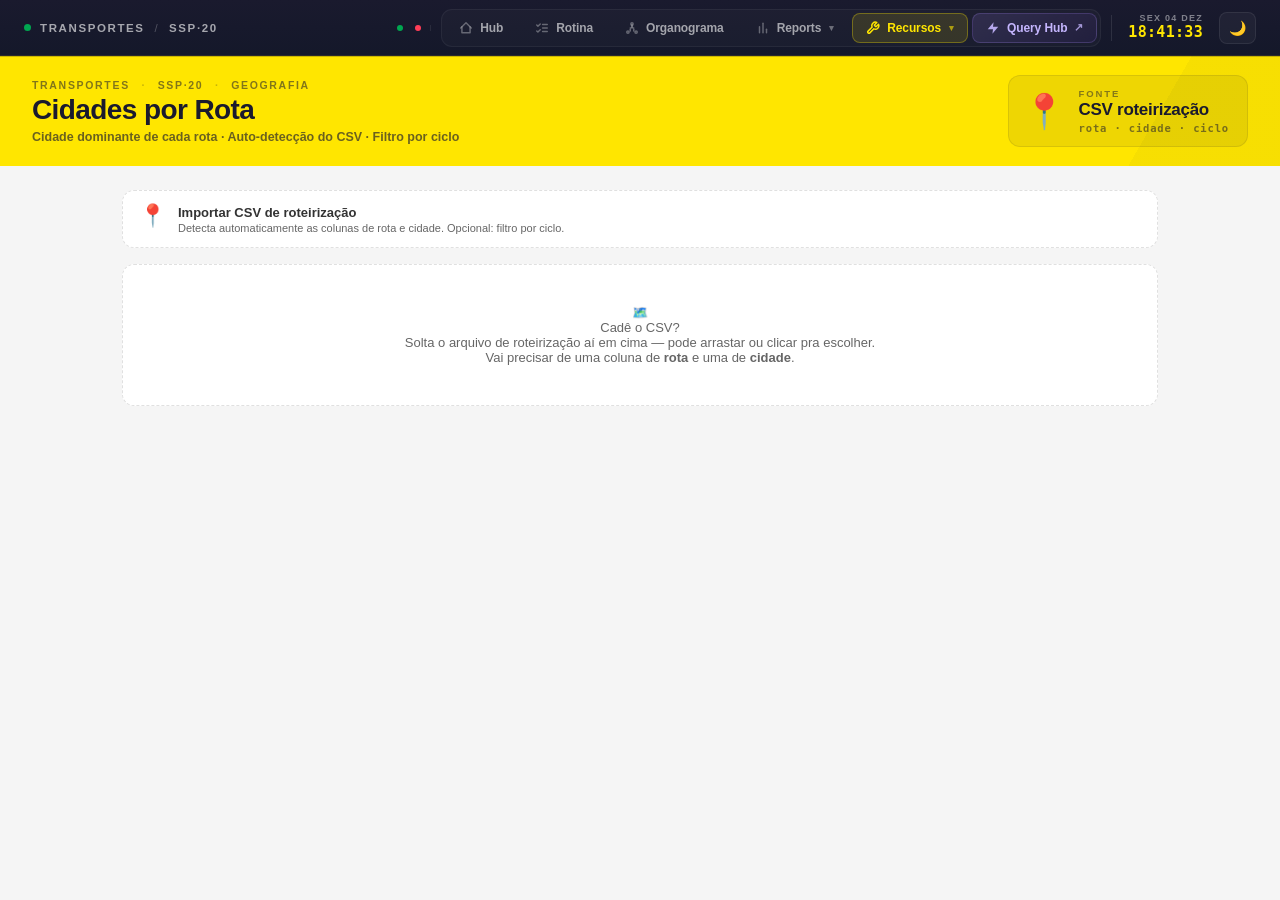
<file: cidades.html>
<!DOCTYPE html>
<html lang="pt-BR" data-theme="light">
<head>
<meta charset="UTF-8"/>
<meta name="robots" content="noindex,nofollow,noarchive,nosnippet"/>
<meta http-equiv="X-Frame-Options" content="DENY"/>
<meta http-equiv="Content-Security-Policy" content="default-src 'self'; script-src 'self' 'unsafe-inline' 'unsafe-eval' https://cdn.jsdelivr.net; style-src 'self' 'unsafe-inline' https://fonts.googleapis.com; font-src 'self' https://fonts.gstatic.com; img-src 'self' data:; connect-src 'self' https://*.firebaseio.com https://*.googleapis.com; frame-ancestors 'none';"/>
<meta name="referrer" content="no-referrer"/>
  <link rel="icon" type="image/x-icon" href="/rotina-transportes/favicon.ico"/>
  <link rel="icon" type="image/png" sizes="32x32" href="/rotina-transportes/favicon.png"/>
  <link rel="apple-touch-icon" href="icon-192.png"/>
<meta name="viewport" content="width=device-width, initial-scale=1.0">
<title>Cidades por Rota – SSP20</title>
<link href="https://fonts.googleapis.com/css2?family=Inter:wght@400;500;600;700&display=swap" rel="stylesheet"/>
<style>
  *, *::before, *::after { box-sizing: border-box; margin: 0; padding: 0; }

  :root {
    --yellow: #FFE600; --navy: #1A1A2E; --font: 'Inter', sans-serif;
    --bg: #F5F5F5; --surface: #FFFFFF; --text: #333333;
    --muted: #666666; --border: #E0E0E0;
    --green: #00A650; --blue: #3483FA; --red: #E3262F;
    --amber: #F59E0B; --radius: 8px; --radius-lg: 12px;
  }
  [data-theme="dark"] {
    --bg: #0F1117; --surface: #1A1D27; --text: #E8EAF2;
    --muted: #8B90A7; --border: #2A2E3F;
  }

  body { font-family: var(--font); background: var(--bg); color: var(--text); min-height: 100vh; transition: background .2s; }

  /* TOPBAR */
  .topbar { background: linear-gradient(180deg, var(--navy) 0%, #14182A 100%); height: 56px; display: flex; align-items: center; padding: 0 1.5rem; gap: 14px; position: sticky; top: 0; z-index: 100; border-bottom: 1px solid rgba(255,230,0,.08); box-shadow: 0 1px 0 rgba(0,0,0,.2); }
  [data-theme="dark"] .topbar { background: linear-gradient(180deg, #0A0D17 0%, #06080F 100%); }

  /* Left cluster */
  .topbar-left { display: flex; align-items: center; gap: 14px; }
  .topbar-status { display: flex; align-items: center; gap: 9px; }
  .status-dot-live { width: 7px; height: 7px; border-radius: 50%; background: var(--green); box-shadow: 0 0 0 0 rgba(74,222,128,.5); animation: livePulse 2.2s infinite; }
  @keyframes livePulse { 0% { box-shadow: 0 0 0 0 rgba(74,222,128,.5); } 70% { box-shadow: 0 0 0 6px rgba(74,222,128,0); } 100% { box-shadow: 0 0 0 0 rgba(74,222,128,0); } }
  .status-text { font-size: 11.5px; font-weight: 700; letter-spacing: .14em; color: rgba(255,255,255,.62); text-transform: uppercase; font-variant-numeric: tabular-nums; }
  .status-sep { margin: 0 5px; color: rgba(255,255,255,.25); font-weight: 400; }
  .topbar-vsep { width: 1px; height: 26px; background: rgba(255,255,255,.1); flex-shrink: 0; }

  /* Right cluster */
  .topbar-right { margin-left: auto; display: flex; align-items: center; gap: 10px; }
  .online-cluster { display: flex; align-items: center; gap: 6px; padding-right: 6px; border-right: 1px solid rgba(255,255,255,.08); }
  .online-badge { display: flex; align-items: center; justify-content: center; padding: 0 3px; cursor: help; }
  .online-dot { width: 6px; height: 6px; border-radius: 50%; background: var(--green); }

  /* Nav cluster */
  .topbar-nav { display: flex; align-items: center; gap: 4px; padding: 3px; background: rgba(255,255,255,.025); border: 1px solid rgba(255,255,255,.05); border-radius: 11px; }

  /* Nav buttons - polished */
  .topbar-nav-link { display: inline-flex; align-items: center; gap: 7px; padding: 7px 13px; font-family: var(--font); font-size: 12px; font-weight: 700; color: rgba(255,255,255,.6); text-decoration: none; border-radius: 8px; background: transparent; border: 1px solid transparent; transition: all .22s cubic-bezier(.4,0,.2,1); letter-spacing: -.1px; position: relative; }
  .topbar-nav-link svg { width: 14px; height: 14px; opacity: .55; transition: opacity .2s, transform .2s; flex-shrink: 0; }
  .topbar-nav-link:hover { background: rgba(255,255,255,.06); color: rgba(255,255,255,.95); transform: translateY(-1px); }
  .topbar-nav-link:hover svg { opacity: 1; transform: scale(1.08); }
  .topbar-nav-link.active { background: var(--yellow); color: var(--navy); box-shadow: 0 2px 12px rgba(255,230,0,.28), inset 0 -2px 0 rgba(0,0,0,.08); }
  .topbar-nav-link.active svg { opacity: 1; }
  .topbar-nav-link.active::after { content: ''; position: absolute; bottom: -7px; left: 50%; transform: translateX(-50%); width: 4px; height: 4px; border-radius: 50%; background: var(--yellow); box-shadow: 0 0 10px rgba(255,230,0,.7); }

  /* Query Hub - purple gradient style */
  .query-hub-link { background: linear-gradient(135deg, rgba(167,139,250,.14), rgba(124,58,237,.08)) !important; border: 1px solid rgba(167,139,250,.22) !important; color: #c4b5fd !important; }
  .query-hub-link svg { color: #c4b5fd; opacity: .9 !important; }
  .query-hub-link:hover { background: linear-gradient(135deg, rgba(167,139,250,.24), rgba(124,58,237,.16)) !important; border-color: rgba(167,139,250,.45) !important; color: #ddd6fe !important; box-shadow: 0 4px 16px rgba(167,139,250,.25); transform: translateY(-1px); }
  .qh-arrow { display: inline-block; font-size: 11px; transition: transform .2s; opacity: .8; }
  .query-hub-link:hover .qh-arrow { transform: translate(2px, -2px); opacity: 1; }

  /* Reports dropdown - same family as nav buttons */
  .topbar-dropdown { position: relative; }
  .topbar-dropdown-btn { display: inline-flex; align-items: center; gap: 7px; padding: 7px 13px; font-family: var(--font); font-size: 12px; font-weight: 700; color: rgba(255,255,255,.6); background: transparent; border: 1px solid transparent; border-radius: 8px; cursor: pointer; transition: all .22s cubic-bezier(.4,0,.2,1); letter-spacing: -.1px; }
  .topbar-dropdown-btn svg { width: 14px; height: 14px; opacity: .55; transition: opacity .2s, transform .2s; flex-shrink: 0; }
  .topbar-dropdown-btn .chevron { font-size: 9px; opacity: .6; transition: transform .2s; margin-left: 1px; }
  .topbar-dropdown-btn:hover { background: rgba(255,255,255,.06); color: rgba(255,255,255,.95); transform: translateY(-1px); }
  .topbar-dropdown-btn:hover svg { opacity: 1; transform: scale(1.08); }
  .topbar-dropdown-btn.open { background: rgba(255,230,0,.1); color: var(--yellow); border-color: rgba(255,230,0,.25); }
  .topbar-dropdown-btn.open svg { opacity: 1; }
  .topbar-dropdown-btn.open .chevron { transform: rotate(180deg); opacity: 1; }
  /* topbar-dropdown-item link colors */
  a.topbar-dropdown-item:link,
  a.topbar-dropdown-item:visited { color: rgba(255,255,255,.75); }
  a.topbar-dropdown-item:hover { color: var(--yellow); }
  /* Active link states — !important pra garantir prioridade */
  .topbar-dropdown-btn.active-link { background: rgba(255,230,0,.12) !important; color: var(--yellow) !important; border-color: rgba(255,230,0,.3) !important; }
  .topbar-dropdown-btn.active-link svg { opacity: 1 !important; }
  .topbar-nav-link.active-link { background: rgba(255,230,0,.12) !important; color: var(--yellow) !important; border-color: rgba(255,230,0,.3) !important; }
  .topbar-nav-link.active-link svg { opacity: 1 !important; }
  a.topbar-dropdown-item.active-link:link,
  a.topbar-dropdown-item.active-link:visited { background: rgba(255,230,0,.08) !important; color: var(--yellow) !important; font-weight: 800; }

  .topbar-dropdown-menu { display: none; position: absolute; top: calc(100% + 9px); right: 0; background: linear-gradient(180deg, #131826 0%, #0E1320 100%); border: 1px solid rgba(255,255,255,.1); border-radius: 10px; min-width: 170px; overflow: hidden; box-shadow: 0 14px 40px rgba(0,0,0,.5), 0 0 0 1px rgba(255,230,0,.05); z-index: 999; }
  .topbar-dropdown-menu.open { display: block; animation: menuFade .15s ease-out; }
  @keyframes menuFade { from { opacity: 0; transform: translateY(-4px); } to { opacity: 1; transform: translateY(0); } }
  .topbar-dropdown-item { display: flex; align-items: center; gap: 10px; padding: 11px 15px; font-size: 11.5px; font-weight: 600; color: rgba(255,255,255,.7); text-decoration: none; transition: background .15s, color .15s; white-space: nowrap; }
  .topbar-dropdown-item:hover { background: rgba(255,230,0,.08); color: var(--yellow); }
  .topbar-dropdown-item .item-dot { width: 7px; height: 7px; border-radius: 50%; flex-shrink: 0; box-shadow: 0 0 0 2px rgba(255,255,255,.06); }

  /* Clock block */
  .clock-block { display: flex; flex-direction: column; align-items: flex-end; line-height: 1.05; gap: 2px; padding: 0 6px; }
  .clock-date { font-size: 9px; font-weight: 800; letter-spacing: .14em; color: rgba(255,255,255,.45); text-transform: uppercase; font-variant-numeric: tabular-nums; }
  .clock-topbar { font-size: 15px; font-weight: 800; color: var(--yellow); letter-spacing: .02em; font-family: ui-monospace, 'SF Mono', Menlo, monospace; font-variant-numeric: tabular-nums; }

  /* Theme btn */
  .theme-btn { background: rgba(255,255,255,.04); border: 1px solid rgba(255,255,255,.08); border-radius: 8px; padding: 7px 9px; font-size: 14px; cursor: pointer; transition: all .2s; display: flex; align-items: center; justify-content: center; }
  .theme-btn:hover { background: rgba(255,230,0,.1); border-color: rgba(255,230,0,.25); transform: translateY(-1px); }
  .topbar-sep { width: 1px; height: 16px; background: rgba(255,255,255,.1); }
  .topbar-section { font-size: 11px; font-weight: 500; color: rgba(255,255,255,.4); }



  /* HEADER */
  .header { background: var(--yellow); padding: 0 2rem; position: relative; overflow: hidden; }
  [data-theme="dark"] .header { background: #1A1D27; border-bottom: 1px solid var(--border); }
  .header::before { content: ''; position: absolute; top: 0; right: 0; width: 240px; height: 100%; background: linear-gradient(120deg, transparent 0%, transparent 50%, rgba(26,26,46,.035) 50%, rgba(26,26,46,.035) 100%); pointer-events: none; }
  [data-theme="dark"] .header::before { background: linear-gradient(120deg, transparent 0%, transparent 50%, rgba(255,230,0,.04) 50%, rgba(255,230,0,.04) 100%); }
  .header-inner { max-width: 1240px; margin: 0 auto; min-height: 110px; display: flex; align-items: center; gap: 24px; padding: 16px 0; position: relative; }
  .brand-block { display: flex; align-items: center; gap: 18px; flex: 0 0 auto; }
  .ml-logo-wrap { background: #fff; border-radius: 10px; padding: 5px 9px; display: flex; align-items: center; box-shadow: 0 1px 3px rgba(26,26,46,.08); }
  .ml-logo-img { height: 30px; width: auto; display: block; }
  .brand-vsep { width: 1px; height: 60px; background: rgba(26,26,46,.18); }
  [data-theme="dark"] .brand-vsep { background: rgba(255,255,255,.15); }
  .header-eyebrow { font-size: 10.5px; font-weight: 700; letter-spacing: .16em; color: rgba(26,26,46,.55); text-transform: uppercase; margin-bottom: 5px; font-variant-numeric: tabular-nums; }
  [data-theme="dark"] .header-eyebrow { color: rgba(255,255,255,.5); }
  .header-title { font-size: 28px; font-weight: 800; color: var(--navy); letter-spacing: -.6px; line-height: 1; }
  [data-theme="dark"] .header-title { color: var(--text); }
  .header-sub { font-size: 12.5px; color: rgba(26,26,46,.65); margin-top: 6px; font-weight: 600; }
  [data-theme="dark"] .header-sub { color: var(--muted); }

  /* Info card à direita */
  .dit-info-card { margin-left: auto; display: flex; align-items: center; gap: 14px; background: rgba(26,26,46,.07); border: 1px solid rgba(26,26,46,.1); border-radius: 12px; padding: 12px 18px 12px 14px; }
  [data-theme="dark"] .dit-info-card { background: rgba(255,230,0,.08); border-color: rgba(255,230,0,.2); }
  .dit-info-emoji { font-size: 34px; line-height: 1; }
  .dit-info-text { display: flex; flex-direction: column; }
  .dit-info-eyebrow { font-size: 9.5px; font-weight: 700; letter-spacing: .2em; color: rgba(26,26,46,.5); text-transform: uppercase; }
  [data-theme="dark"] .dit-info-eyebrow { color: rgba(255,230,0,.6); }
  .dit-info-name { font-size: 17px; font-weight: 750; color: var(--navy); letter-spacing: -.3px; line-height: 1.1; margin-top: 2px; }
  [data-theme="dark"] .dit-info-name { color: #fff; }
  .dit-info-hint { font-size: 10.5px; font-weight: 700; letter-spacing: .08em; color: rgba(26,26,46,.55); font-variant-numeric: tabular-nums; font-family: ui-monospace, 'SF Mono', Menlo, monospace; margin-top: 2px; }
  [data-theme="dark"] .dit-info-hint { color: rgba(255,230,0,.55); }

  /* WRAPPER */
  .wrapper { max-width: 1100px; margin: 0 auto; padding: 1.5rem 2rem 4rem; }

  /* SECTION LABEL */
  .section-label { font-size: 10px; font-weight: 700; text-transform: uppercase; letter-spacing: .14em; color: var(--muted); margin-bottom: 10px; margin-top: 1.5rem; display: flex; align-items: center; gap: 8px; }
  .section-label::after { content: ''; flex: 1; height: 1px; background: var(--border); }

  /* MAIN GRID */
  .dit-grid { display: grid; grid-template-columns: 340px 1fr; gap: 1.5rem; align-items: start; }

  /* CSV UPLOAD */
  .upload-zone { border: 1.5px dashed var(--border); border-radius: var(--radius-lg); padding: 16px; text-align: center; cursor: pointer; transition: border-color .2s; background: var(--surface); margin-bottom: 12px; }
  .upload-zone:hover { border-color: var(--yellow); }
  .upload-zone.loaded-csv { border-color: var(--green); border-style: solid; }
  .upload-icon { font-size: 20px; margin-bottom: 6px; }
  .upload-type { font-size: 10px; font-weight: 700; letter-spacing: .1em; text-transform: uppercase; color: var(--green); margin-bottom: 3px; }
  .upload-label { font-size: 12px; color: var(--muted); line-height: 1.4; }
  .upload-label strong { color: var(--text); }
  .file-input { display: none; }

  /* FIELDS */
  .field-group { display: flex; flex-direction: column; gap: 8px; margin-bottom: 12px; }
  .field-row { display: grid; grid-template-columns: 1fr 1fr; gap: 8px; }
  .field { display: flex; flex-direction: column; gap: 3px; }
  .field-label { font-size: 10px; font-weight: 700; text-transform: uppercase; letter-spacing: .1em; color: var(--muted); }
  .field-input { background: var(--surface); border: 1px solid var(--border); border-radius: var(--radius); padding: 7px 10px; font-family: var(--font); font-size: 13px; font-weight: 600; color: var(--text); outline: none; width: 100%; transition: border-color .15s; }
  .field-input:focus { border-color: var(--blue); }
  .field-input.large { font-size: 16px; }
  input[type=date].field-input { font-size: 12px; font-weight: 500; }

  /* OFFENDERS TABLE */
  .offenders-table { background: var(--surface); border: 1px solid var(--border); border-radius: var(--radius-lg); overflow: hidden; }
  .off-header { display: grid; grid-template-columns: 1fr 65px 60px; padding: 7px 12px; background: var(--bg); border-bottom: 1px solid var(--border); font-size: 10px; font-weight: 700; text-transform: uppercase; letter-spacing: .08em; color: var(--muted); gap: 6px; }
  .off-row { display: grid; grid-template-columns: 1fr 65px 60px; padding: 9px 12px; border-bottom: 1px solid var(--border); gap: 6px; align-items: center; }
  .off-row:last-child { border-bottom: none; }
  .off-name { font-size: 12px; font-weight: 600; color: var(--text); display: flex; align-items: center; gap: 7px; }
  .off-qty { font-size: 14px; font-weight: 700; color: var(--text); }
  .off-pct { font-size: 12px; font-weight: 600; color: var(--amber); }
  .dot { width: 8px; height: 8px; border-radius: 50%; flex-shrink: 0; }
  .auto-badge { font-size: 9px; background: #E8F8EF; color: #006634; border-radius: 3px; padding: 1px 5px; font-weight: 700; }

  /* RIGHT PANEL */
  .narrative-block { background: var(--surface); border: 1px solid var(--border); border-radius: var(--radius); overflow: hidden; margin-bottom: 8px; }
  .narrative-header { padding: 8px 14px; background: var(--bg); border-bottom: 1px solid var(--border); font-size: 11px; font-weight: 700; text-transform: uppercase; letter-spacing: .06em; color: var(--text); display: flex; align-items: center; gap: 8px; }
  .narrative-header .stats { font-size: 12px; font-weight: 700; color: var(--text); margin-left: auto; }
  .narrative-header .pct-badge { font-size: 11px; color: var(--amber); font-weight: 600; }
  .narrative-block textarea { width: 100%; min-height: 64px; padding: 10px 14px; background: transparent; border: none; outline: none; font-family: var(--font); font-size: 13px; color: var(--muted); line-height: 1.6; resize: vertical; }
  .narrative-block textarea::placeholder { color: var(--border); }

  /* OUTPUT */
  .output-section { background: var(--surface); border: 1px solid var(--border); border-radius: var(--radius-lg); padding: 20px; margin-top: 1.5rem; }
  .output-label { font-size: 10px; font-weight: 700; letter-spacing: .1em; text-transform: uppercase; color: var(--muted); margin-bottom: 12px; }
  #reportOutput { font-size: 13px; line-height: 1.9; color: var(--text); white-space: pre-wrap; word-break: break-word; font-family: monospace; background: var(--bg); padding: 16px; border-radius: var(--radius); }

  /* BUTTONS */
  .btn-row { display: flex; gap: 8px; flex-wrap: wrap; margin-top: 12px; }
  .btn { padding: 9px 18px; border-radius: var(--radius); font-size: 13px; font-weight: 600; cursor: pointer; border: none; font-family: var(--font); transition: opacity .15s; }
  .btn:hover { opacity: .85; }
  .btn-primary  { background: #1A1A2E; color: var(--yellow); }
  [data-theme="dark"] .btn-primary { background: var(--yellow); color: #1A1A2E; }
  .btn-secondary { background: var(--surface); color: var(--text); border: 1px solid var(--border); }
  .btn-copy { background: #E8F8EF; color: #006634; }
  .status { font-size: 12px; color: var(--green); margin-top: 6px; }

  /* ── DASHBOARD ── */
  .upload-row { display: flex; gap: 12px; align-items: center; margin-bottom: 1rem; flex-wrap: wrap; }
  .upload-row .upload-zone { flex: 1; min-width: 260px; margin-bottom: 0; padding: 12px 16px; text-align: left; display: flex; align-items: center; gap: 12px; }
  .upload-row .upload-icon { font-size: 22px; flex-shrink: 0; }
  .upload-row .upload-info { flex: 1; }
  .date-field { display: flex; flex-direction: column; gap: 4px; }
  .date-field label { font-size: 9.5px; font-weight: 700; letter-spacing: .14em; color: var(--muted); text-transform: uppercase; }
  .date-field input { padding: 9px 12px; font-size: 13px; }

  /* KPI strip — amarelo igual ao dashboard */
  .kpi-strip { background: var(--yellow); border-radius: var(--radius-lg); padding: 16px 18px; margin-bottom: 1.25rem; display: grid; grid-template-columns: repeat(6, 1fr); gap: 12px; position: relative; }
  [data-theme="dark"] .kpi-strip { background: linear-gradient(135deg, #FFE600 0%, #F5C518 100%); }
  .kpi-card { display: flex; flex-direction: column; gap: 4px; background: #fff; border-radius: 8px; padding: 10px 12px; min-height: 64px; justify-content: center; box-shadow: 0 1px 3px rgba(26,26,46,.08); }
  .kpi-card-label { font-size: 10px; font-weight: 700; letter-spacing: .08em; color: rgba(26,26,46,.6); text-transform: uppercase; }
  .kpi-card-value { font-size: 22px; font-weight: 800; color: var(--navy); letter-spacing: -.4px; font-variant-numeric: tabular-nums; line-height: 1; }
  .kpi-card-value.editable { cursor: text; border-bottom: 1px dashed rgba(26,26,46,.2); padding-bottom: 2px; outline: none; }
  .kpi-card-value.editable:focus { border-bottom-color: var(--navy); }
  .kpi-card-value.editable[contenteditable=true]:empty:before { content: attr(data-placeholder); color: rgba(26,26,46,.3); }

  /* Tabelas — heatmap vermelho */
  .table-grid { display: grid; grid-template-columns: repeat(4, 1fr); gap: 14px; margin-bottom: 1.25rem; }
  .table-card { background: var(--surface); border: 1px solid var(--border); border-radius: var(--radius-lg); overflow: hidden; }
  .table-card-title { padding: 11px 14px; font-size: 12.5px; font-weight: 800; text-align: center; color: var(--text); background: var(--bg); border-bottom: 1px solid var(--border); letter-spacing: -.1px; }
  .table-card .tbl-head { display: grid; padding: 8px 12px; font-size: 9.5px; font-weight: 800; letter-spacing: .1em; text-transform: uppercase; color: var(--muted); border-bottom: 1px solid var(--border); }
  .table-card .tbl-head.cols-2 { grid-template-columns: 1fr 56px 56px; }
  .table-card .tbl-head.cols-3 { grid-template-columns: 90px 1fr 50px 56px; }
  .table-card .tbl-head.cols-mot { grid-template-columns: 1fr 1fr 50px 56px; }
  .table-card .tbl-row { display: grid; padding: 8px 12px; font-size: 11.5px; font-weight: 600; align-items: center; gap: 4px; border-bottom: 1px solid rgba(0,0,0,.04); transition: background .12s; }
  [data-theme="dark"] .table-card .tbl-row { border-bottom-color: rgba(255,255,255,.04); }
  .table-card .tbl-row:hover { background: rgba(227,38,47,.03); }
  .table-card .tbl-row.cols-2 { grid-template-columns: 1fr 56px 56px; }
  .table-card .tbl-row.cols-3 { grid-template-columns: 90px 1fr 50px 56px; }
  .table-card .tbl-row.cols-mot { grid-template-columns: 1fr 1fr 50px 56px; }
  .table-card .tbl-row .num { text-align: right; font-variant-numeric: tabular-nums; font-weight: 700; }
  .table-card .tbl-row .pct { text-align: right; font-variant-numeric: tabular-nums; font-weight: 600; color: var(--muted); }
  .table-card .tbl-row .cell-ellipsis { overflow: hidden; text-overflow: ellipsis; white-space: nowrap; }
  /* Heatmap: top item vermelho forte, gradiente desce */
  .table-card .tbl-row[data-heat="1"] { background: #E3262F; color: #fff; }
  .table-card .tbl-row[data-heat="1"] .pct, .table-card .tbl-row[data-heat="1"] .num { color: #fff; }
  .table-card .tbl-row[data-heat="2"] { background: #F9D6D8; }
  .table-card .tbl-row[data-heat="3"] { background: #FBE6E7; }
  .table-card .tbl-row[data-heat="4"] { background: #FDF1F2; }
  [data-theme="dark"] .table-card .tbl-row[data-heat="2"] { background: rgba(227,38,47,.25); }
  [data-theme="dark"] .table-card .tbl-row[data-heat="3"] { background: rgba(227,38,47,.15); }
  [data-theme="dark"] .table-card .tbl-row[data-heat="4"] { background: rgba(227,38,47,.08); }

  /* Charts row */
  .charts-grid { display: grid; grid-template-columns: 1fr 1fr; gap: 14px; margin-bottom: 1.25rem; }
  .chart-card { background: var(--surface); border: 1px solid var(--border); border-radius: var(--radius-lg); padding: 14px 18px 16px; }
  .chart-card-title { font-size: 12.5px; font-weight: 800; text-align: center; color: var(--text); margin-bottom: 14px; }
  .chart-bars { display: flex; align-items: flex-end; justify-content: space-around; gap: 10px; min-height: 140px; padding-top: 24px; }
  .chart-bar-wrap { flex: 1; display: flex; flex-direction: column; align-items: center; gap: 6px; max-width: 80px; }
  .chart-bar { width: 100%; background: var(--navy); border-radius: 4px 4px 0 0; position: relative; min-height: 6px; transition: opacity .15s; }
  .chart-bar:hover { opacity: .85; }
  .chart-bar-val { position: absolute; top: -18px; left: 50%; transform: translateX(-50%); font-size: 11px; font-weight: 800; color: var(--text); font-variant-numeric: tabular-nums; white-space: nowrap; }
  .chart-bar-lbl { font-size: 10.5px; font-weight: 700; color: var(--muted); letter-spacing: .04em; text-transform: uppercase; }

  /* Empty state */
  .dash-empty { padding: 40px 20px; text-align: center; color: var(--muted); font-size: 13px; background: var(--surface); border: 1px dashed var(--border); border-radius: var(--radius-lg); }

  /* ORH HERO — número da variação como protagonista */
  .orh-hero {
    background: linear-gradient(135deg, var(--navy) 0%, #2A2F4F 100%);
    border-radius: var(--radius-lg);
    padding: 36px 42px;
    margin-bottom: 1.5rem;
    position: relative;
    overflow: hidden;
    color: #fff;
  }
  .orh-hero::before {
    content: '';
    position: absolute;
    top: -120px; right: -80px;
    width: 480px; height: 480px;
    background: radial-gradient(circle, rgba(255,230,0,.1) 0%, transparent 65%);
    pointer-events: none;
  }
  .orh-hero.is-bad::before { background: radial-gradient(circle, rgba(227,38,47,.18) 0%, transparent 60%); }
  .orh-hero.is-good::before { background: radial-gradient(circle, rgba(0,166,80,.18) 0%, transparent 60%); }
  .orh-hero-grid {
    display: grid;
    grid-template-columns: 1fr auto;
    gap: 40px;
    align-items: center;
    position: relative;
  }
  .orh-hero-left {
    display: flex; flex-direction: column;
    gap: 6px;
  }
  .orh-hero-eyebrow {
    display: inline-flex; align-items: center; gap: 9px;
    font-size: 11px; font-weight: 900;
    letter-spacing: .2em;
    color: rgba(255,255,255,.6);
    text-transform: uppercase;
  }
  .orh-hero-dot {
    width: 8px; height: 8px;
    border-radius: 50%;
    background: var(--yellow);
    box-shadow: 0 0 0 0 rgba(255,230,0,.5);
    animation: orhHeroPulse 1.6s infinite;
  }
  .orh-hero.is-bad .orh-hero-dot { background: var(--red); animation: orhHeroPulseBad 1.6s infinite; }
  .orh-hero.is-good .orh-hero-dot { background: #4ade80; animation: orhHeroPulseGood 1.6s infinite; }
  @keyframes orhHeroPulse { 0%,100% { box-shadow: 0 0 0 0 rgba(255,230,0,.6); } 50% { box-shadow: 0 0 0 8px rgba(255,230,0,0); } }
  @keyframes orhHeroPulseBad { 0%,100% { box-shadow: 0 0 0 0 rgba(227,38,47,.6); } 50% { box-shadow: 0 0 0 8px rgba(227,38,47,0); } }
  @keyframes orhHeroPulseGood { 0%,100% { box-shadow: 0 0 0 0 rgba(74,222,128,.6); } 50% { box-shadow: 0 0 0 8px rgba(74,222,128,0); } }

  .orh-hero-number {
    font-size: 112px;
    font-weight: 900;
    color: var(--yellow);
    letter-spacing: -5px;
    line-height: .88;
    font-variant-numeric: tabular-nums;
    margin-top: 4px;
    text-shadow: 0 4px 24px rgba(0,0,0,.3);
  }
  .orh-hero.is-bad .orh-hero-number { color: #FF6B73; }
  .orh-hero.is-good .orh-hero-number { color: #4ade80; }
  .orh-hero-label {
    font-size: 14px; font-weight: 700;
    color: rgba(255,255,255,.65);
    letter-spacing: .04em;
    margin-top: 8px;
  }
  .orh-hero-label b { color: #fff; font-weight: 800; }

  .orh-hero-right {
    display: grid;
    grid-template-columns: auto auto auto;
    gap: 18px;
    align-items: center;
    padding-left: 38px;
    border-left: 1px solid rgba(255,255,255,.12);
  }
  .orh-hero-stat {
    text-align: center;
    min-width: 110px;
  }
  .orh-hero-stat-val {
    font-size: 32px; font-weight: 900;
    color: #fff;
    letter-spacing: -1.2px;
    line-height: 1;
    font-variant-numeric: tabular-nums;
  }
  .orh-hero-stat-lbl {
    font-size: 9.5px; font-weight: 800;
    letter-spacing: .16em;
    color: rgba(255,255,255,.55);
    text-transform: uppercase;
    margin-top: 6px;
  }
  .orh-hero-stat-arrow {
    font-size: 26px;
    font-weight: 900;
    color: rgba(255,255,255,.4);
    line-height: 1;
  }
  .orh-hero.is-bad .orh-hero-stat-arrow { color: #FF6B73; }
  .orh-hero.is-good .orh-hero-stat-arrow { color: #4ade80; }

  .orh-hero-summary {
    margin-top: 26px;
    padding-top: 22px;
    border-top: 1px solid rgba(255,255,255,.1);
    font-size: 13.5px;
    color: rgba(255,255,255,.7);
    line-height: 1.5;
    font-weight: 500;
    position: relative;
  }
  .orh-hero-summary b { color: #fff; font-weight: 800; }
  .orh-hero-summary .hero-tag {
    display: inline-block;
    padding: 2px 8px;
    background: rgba(255,255,255,.1);
    border-radius: 4px;
    font-size: 11px;
    font-weight: 800;
    letter-spacing: .04em;
    color: #fff;
    margin: 0 2px;
  }
  .orh-hero-summary .hero-tag.bad { background: rgba(227,38,47,.2); color: #FF8088; }
  .orh-hero-summary .hero-tag.good { background: rgba(74,222,128,.2); color: #4ade80; }

  @media (max-width: 900px) {
    .orh-hero { padding: 26px 24px; }
    .orh-hero-grid { grid-template-columns: 1fr; gap: 22px; }
    .orh-hero-number { font-size: 72px; letter-spacing: -3px; }
    .orh-hero-right { padding-left: 0; border-left: none; padding-top: 18px; border-top: 1px solid rgba(255,255,255,.12); justify-content: center; }
    .orh-hero-stat-val { font-size: 26px; }
  }

  /* BATTLE — comparativo Plan x Real protagonista */
  .battle-card {
    background: var(--surface);
    border: 1px solid var(--border);
    border-radius: var(--radius-lg);
    padding: 22px 26px;
    margin-bottom: 1.25rem;
    position: relative;
    overflow: hidden;
  }
  .battle-card::before {
    content: '';
    position: absolute; top: -80px; right: -80px;
    width: 320px; height: 320px;
    background: radial-gradient(circle, rgba(255,230,0,.08) 0%, transparent 60%);
    pointer-events: none;
  }
  .battle-header { display: flex; align-items: baseline; gap: 12px; margin-bottom: 18px; position: relative; }
  .battle-title { font-size: 14px; font-weight: 800; color: var(--text); letter-spacing: -.2px; }
  .battle-sub { font-size: 11px; color: var(--muted); }

  .battle-arena {
    display: grid;
    grid-template-columns: 1fr auto 1fr;
    align-items: center;
    gap: 0;
    margin-bottom: 22px;
  }
  .battle-side {
    text-align: center;
    padding: 18px 16px;
    border-radius: 14px;
    position: relative;
    transition: transform .25s;
  }
  .battle-side.plan {
    background: linear-gradient(135deg, rgba(52,131,250,.08), rgba(52,131,250,.02));
    border: 1px solid rgba(52,131,250,.18);
  }
  .battle-side.real {
    background: linear-gradient(135deg, rgba(255,230,0,.12), rgba(255,180,0,.06));
    border: 1px solid rgba(255,180,0,.3);
  }
  .battle-side.real.is-worse {
    background: linear-gradient(135deg, rgba(227,38,47,.1), rgba(227,38,47,.03));
    border-color: rgba(227,38,47,.28);
  }
  .battle-side.real.is-better {
    background: linear-gradient(135deg, rgba(0,166,80,.1), rgba(0,166,80,.03));
    border-color: rgba(0,166,80,.28);
  }
  .battle-side-eyebrow {
    font-size: 10px; font-weight: 800; letter-spacing: .14em;
    color: var(--muted); text-transform: uppercase;
    margin-bottom: 8px;
  }
  .battle-side-val {
    font-size: 36px; font-weight: 800;
    color: var(--text);
    line-height: 1; letter-spacing: -1px;
    font-variant-numeric: tabular-nums;
  }
  .battle-side.plan .battle-side-val { color: var(--blue); }
  .battle-side.real .battle-side-val { color: #C49500; }
  [data-theme="dark"] .battle-side.real .battle-side-val { color: var(--yellow); }
  .battle-side.real.is-worse .battle-side-val { color: var(--red); }
  .battle-side.real.is-better .battle-side-val { color: var(--green); }
  .battle-side-sub {
    font-size: 11px; font-weight: 700;
    color: var(--muted); margin-top: 5px;
    font-variant-numeric: tabular-nums;
  }

  .battle-vs {
    padding: 0 24px;
    text-align: center;
    display: flex; flex-direction: column;
    align-items: center;
    gap: 4px;
  }
  .battle-vs-arrow {
    font-size: 28px; font-weight: 900;
    color: var(--muted);
    line-height: 1;
    transition: color .2s;
  }
  .battle-vs-arrow.up { color: var(--red); }
  .battle-vs-arrow.down { color: var(--green); }
  .battle-vs-arrow.zero { color: var(--muted); }
  .battle-vs-delta {
    font-size: 22px; font-weight: 800;
    color: var(--text); line-height: 1;
    letter-spacing: -.5px;
    font-variant-numeric: tabular-nums;
  }
  .battle-vs-delta.up { color: var(--red); }
  .battle-vs-delta.down { color: var(--green); }
  .battle-vs-delta.zero { color: var(--muted); }
  .battle-vs-lbl {
    font-size: 9.5px; font-weight: 800;
    color: var(--muted); letter-spacing: .12em;
    text-transform: uppercase; margin-top: 2px;
  }

  /* Barra dupla comparativa */
  .battle-bar-wrap { margin-top: 4px; }
  .battle-bar-track {
    position: relative;
    height: 18px;
    background: var(--bg);
    border-radius: 9px;
    overflow: hidden;
  }
  .battle-bar-plan, .battle-bar-real {
    position: absolute; top: 0;
    height: 100%;
    border-radius: 9px;
    transition: width .5s cubic-bezier(.4,0,.2,1);
  }
  .battle-bar-plan {
    left: 0;
    background: linear-gradient(90deg, var(--blue), #5BA0FF);
    z-index: 1;
  }
  .battle-bar-real {
    left: 0;
    background: linear-gradient(90deg, #F5C518, #FFE600);
    z-index: 2;
    opacity: .88;
    mix-blend-mode: multiply;
  }
  [data-theme="dark"] .battle-bar-real { mix-blend-mode: normal; opacity: .8; }
  .battle-bar-marks {
    display: flex; gap: 20px; margin-top: 8px;
    font-size: 11px; font-weight: 700; color: var(--muted);
  }
  .battle-bar-marks span { display: inline-flex; align-items: center; gap: 6px; }
  .bm-dot { width: 10px; height: 10px; border-radius: 3px; }
  .bm-dot.plan { background: var(--blue); }
  .bm-dot.real { background: var(--yellow); border: 1px solid #F5C518; }
  .bm-dot.contrato { background: #16a34a; }

  .battle-summary {
    margin-top: 18px;
    padding: 12px 16px;
    background: var(--bg);
    border-radius: 10px;
    font-size: 12.5px;
    color: var(--muted);
    line-height: 1.5;
    font-weight: 500;
  }
  .battle-summary b { color: var(--text); font-weight: 800; }
  .battle-summary .acc-bad { color: var(--red); }
  .battle-summary .acc-good { color: var(--green); }

  @media (max-width: 768px) {
    .battle-arena { grid-template-columns: 1fr; gap: 14px; }
    .battle-vs { padding: 8px 0; flex-direction: row; justify-content: center; gap: 12px; }
    .battle-vs-arrow { transform: rotate(90deg); font-size: 22px; }
    .battle-side-val { font-size: 30px; }
  }

  /* ── ORH-SPECIFIC STYLES ── */
  .filter-bar {
    display: flex; align-items: stretch; gap: 14px; flex-wrap: wrap;
    background: var(--surface); border: 1px solid var(--border);
    border-radius: var(--radius-lg); padding: 12px 16px;
    margin-bottom: 1.25rem;
  }
  .filter-group { display: flex; align-items: center; gap: 10px; flex-wrap: wrap; }
  .filter-bar-label { font-size: 10px; font-weight: 800; letter-spacing: .12em; text-transform: uppercase; color: var(--muted); white-space: nowrap; }
  .filter-pills { display: flex; gap: 3px; background: var(--bg); padding: 3px; border-radius: 8px; flex-wrap: wrap; }
  .filter-pill { font-family: var(--font); font-size: 11px; font-weight: 700; padding: 6px 12px; border-radius: 6px; cursor: pointer; border: none; background: transparent; color: var(--muted); transition: all .15s; white-space: nowrap; }
  .filter-pill:hover { color: var(--text); }
  .filter-pill.active { background: var(--navy); color: var(--yellow); box-shadow: 0 2px 6px rgba(26,26,46,.15); }
  [data-theme="dark"] .filter-pill.active { background: var(--yellow); color: var(--navy); }
  .date-range { display: flex; align-items: center; gap: 6px; }
  .filter-info { margin-left: auto; align-self: center; font-size: 11.5px; font-weight: 600; color: var(--muted); white-space: nowrap; }
  .filter-info b { color: var(--text); font-weight: 800; }

  /* KPI foot */
  .kpi-card-foot { font-size: 9.5px; color: rgba(26,26,46,.55); font-weight: 600; margin-top: 2px; font-variant-numeric: tabular-nums; }
  [data-theme="dark"] .kpi-card-foot { color: rgba(255,255,255,.55); }

  /* Hero comparison */
  .hero-cmp { background: var(--surface); border: 1px solid var(--border); border-radius: var(--radius-lg); padding: 18px 22px; margin-bottom: 1.25rem; }
  .hero-cmp-title { font-size: 13px; font-weight: 800; color: var(--text); margin-bottom: 14px; }
  .hero-cmp-bars { display: flex; flex-direction: column; gap: 10px; }
  .hero-cmp-row { display: grid; grid-template-columns: 130px 1fr 100px; gap: 14px; align-items: center; }
  .hero-cmp-label { font-size: 11.5px; font-weight: 700; color: var(--muted); display: inline-flex; align-items: center; gap: 8px; }
  .cmp-dot { width: 10px; height: 10px; border-radius: 3px; flex-shrink: 0; }
  .dot-plan { background: var(--blue); }
  .dot-real { background: var(--yellow); border: 1px solid #F5C518; }
  .dot-contrato { background: #16a34a; }
  .hero-cmp-bar-track { background: var(--bg); height: 22px; border-radius: 5px; overflow: hidden; }
  .hero-cmp-bar { height: 100%; border-radius: 5px; transition: width .5s ease; }
  .hero-cmp-bar.plan { background: var(--blue); }
  .hero-cmp-bar.real { background: var(--yellow); border: 1px solid #F5C518; }
  .hero-cmp-bar.contrato { background: #16a34a; }
  .hero-cmp-val { font-size: 14px; font-weight: 800; color: var(--text); text-align: right; font-variant-numeric: tabular-nums; }
  .hero-cmp-summary { margin-top: 14px; padding-top: 14px; border-top: 1px solid var(--border); font-size: 12.5px; color: var(--muted); line-height: 1.5; }
  .hero-cmp-summary b { color: var(--text); }

  /* Excedentes card */
  .exc-card { background: var(--surface); border: 1px solid var(--border); border-radius: var(--radius-lg); padding: 18px 22px; }
  .exc-card-title { font-size: 13px; font-weight: 800; color: var(--text); margin-bottom: 4px; }
  .exc-card-sub { font-size: 11px; color: var(--muted); margin-bottom: 16px; }
  .exc-stats { display: grid; grid-template-columns: 1fr 1fr; gap: 12px; margin-bottom: 16px; }
  .exc-stat { background: var(--bg); border-radius: 8px; padding: 12px 14px; text-align: center; }
  .exc-stat-val { font-size: 26px; font-weight: 800; color: var(--text); line-height: 1; letter-spacing: -.5px; font-variant-numeric: tabular-nums; }
  .exc-stat-lbl { font-size: 10px; font-weight: 700; color: var(--muted); margin-top: 4px; letter-spacing: .04em; text-transform: uppercase; }
  .exc-breakdown { display: flex; flex-direction: column; gap: 7px; }
  .exc-bd-row { display: grid; grid-template-columns: 90px 1fr 100px; gap: 10px; align-items: center; }
  .exc-bd-lbl { font-size: 11px; font-weight: 700; color: var(--text); }
  .exc-bd-bar-track { background: var(--bg); height: 8px; border-radius: 4px; overflow: hidden; }
  .exc-bd-bar { height: 100%; border-radius: 4px; transition: width .4s ease; }
  .exc-bd-val { font-size: 11px; font-weight: 700; color: var(--text); text-align: right; font-variant-numeric: tabular-nums; }

  /* Comparison bar chart (Plan vs Real por MLP) */
  .compare-chart { background: var(--surface); border: 1px solid var(--border); border-radius: var(--radius-lg); padding: 18px 20px; margin-bottom: 1.25rem; }
  .compare-title { font-size: 13px; font-weight: 800; color: var(--text); margin-bottom: 6px; }
  .compare-subtitle { font-size: 11px; color: var(--muted); margin-bottom: 18px; }
  .compare-legend { display: flex; gap: 16px; margin-bottom: 14px; flex-wrap: wrap; }
  .compare-legend-item { display: inline-flex; align-items: center; gap: 6px; font-size: 11px; font-weight: 700; color: var(--muted); }
  .compare-legend-dot { width: 10px; height: 10px; border-radius: 3px; }
  .compare-legend-dot.plan { background: var(--blue); }
  .compare-legend-dot.real { background: var(--yellow); border: 1px solid #F5C518; }
  .compare-legend-dot.contrato { background: #16a34a; }
  .compare-bars { display: flex; flex-direction: column; gap: 16px; }
  .compare-row { display: grid; grid-template-columns: 150px 1fr 60px; gap: 12px; align-items: center; }
  .compare-row.triple .compare-row-bars { gap: 4px; }
  .compare-row-label { font-size: 11.5px; font-weight: 700; color: var(--text); text-overflow: ellipsis; overflow: hidden; white-space: nowrap; }
  .compare-row-bars { display: flex; flex-direction: column; gap: 5px; min-width: 0; }
  .compare-bar-track { display: flex; align-items: center; height: 16px; }
  .compare-bar {
    height: 12px; border-radius: 3px;
    display: flex; align-items: center; justify-content: flex-end;
    padding-right: 7px;
    font-size: 10px; font-weight: 800;
    color: #fff; font-variant-numeric: tabular-nums;
    min-width: 30px;
    transition: width .4s ease;
  }
  .compare-bar.plan { background: var(--blue); }
  .compare-bar.real { background: var(--yellow); color: var(--navy); border: 1px solid #F5C518; }
  .compare-bar.contrato { background: #16a34a; }
  .compare-row-diff { font-size: 12px; font-weight: 800; text-align: right; font-variant-numeric: tabular-nums; }
  .compare-row-diff.up { color: var(--red); }
  .compare-row-diff.down { color: var(--green); }
  .compare-row-diff.zero { color: var(--muted); }

  /* Histogram */
  .histo-bars { display: flex; align-items: flex-end; gap: 4px; height: 140px; padding-top: 20px; }
  .histo-bar-wrap { flex: 1; display: flex; flex-direction: column; align-items: center; gap: 4px; min-width: 0; }
  .histo-bar { width: 100%; background: var(--navy); border-radius: 3px 3px 0 0; min-height: 4px; position: relative; transition: opacity .15s; }
  .histo-bar.negative { background: var(--green); }
  .histo-bar.positive { background: var(--red); }
  .histo-bar.zero { background: var(--muted); }
  .histo-bar:hover { opacity: .85; }
  .histo-bar-val { position: absolute; top: -16px; left: 50%; transform: translateX(-50%); font-size: 9.5px; font-weight: 800; color: var(--text); font-variant-numeric: tabular-nums; white-space: nowrap; }
  .histo-bar-lbl { font-size: 9px; font-weight: 700; color: var(--muted); font-variant-numeric: tabular-nums; text-align: center; line-height: 1.1; }

  /* Scatter plot */
  .scatter-card { background: var(--surface); border: 1px solid var(--border); border-radius: var(--radius-lg); padding: 18px 20px; }
  .scatter-svg { width: 100%; height: 220px; }
  .scatter-diagonal { stroke: #16a34a; stroke-width: 1.5; stroke-dasharray: 4 3; fill: none; opacity: .7; }
  .scatter-axis { stroke: var(--border); stroke-width: 1; }
  .scatter-axis-lbl { font-size: 10px; fill: var(--muted); font-family: var(--font); font-weight: 700; }
  .scatter-legend { display: flex; gap: 14px; margin-top: 8px; font-size: 11px; font-weight: 700; color: var(--muted); justify-content: center; }
  .scatter-legend span { display: inline-flex; align-items: center; gap: 5px; }

  /* DG/UG card */
  .dgug-card { background: var(--surface); border: 1px solid var(--border); border-radius: var(--radius-lg); padding: 18px 20px; }

  /* Category pills */
  .cat-pill { display: inline-block; font-size: 9px; font-weight: 800; text-transform: uppercase; letter-spacing: .08em; padding: 3px 7px; border-radius: 4px; white-space: nowrap; }
  .cat-pill.cat-match { background: rgba(0,166,80,.1); color: var(--green); }
  .cat-pill.cat-dg { background: rgba(227,38,47,.1); color: var(--red); }
  .cat-pill.cat-ug { background: rgba(52,131,250,.1); color: var(--blue); }
  .cat-pill.cat-lateral { background: rgba(107,115,148,.1); color: var(--muted); }

  /* Two-column responsive grid */
  .two-col-grid { display: grid; grid-template-columns: 1fr 1fr; gap: 14px; margin-bottom: 1.25rem; }

  /* Data table */
  .data-table { background: var(--surface); border: 1px solid var(--border); border-radius: var(--radius-lg); overflow: hidden; margin-bottom: 1.25rem; }
  .data-table-title { padding: 12px 18px; font-size: 13px; font-weight: 800; color: var(--text); background: var(--bg); border-bottom: 1px solid var(--border); display: flex; align-items: center; justify-content: space-between; gap: 10px; }
  .data-table-title .tbl-subtitle { font-size: 10.5px; font-weight: 600; color: var(--muted); }
  .data-table-head { display: grid; padding: 9px 18px; font-size: 9.5px; font-weight: 800; letter-spacing: .12em; text-transform: uppercase; color: var(--muted); border-bottom: 1px solid var(--border); }
  .data-table-row { display: grid; padding: 9px 18px; font-size: 12px; font-weight: 600; align-items: center; gap: 6px; border-bottom: 1px solid rgba(0,0,0,.04); transition: background .12s; }
  [data-theme="dark"] .data-table-row { border-bottom-color: rgba(255,255,255,.04); }
  .data-table-row:hover { background: var(--bg); }
  .data-table-row:last-child { border-bottom: none; }
  .data-table .num { text-align: right; font-variant-numeric: tabular-nums; font-weight: 700; }
  .data-table .num.up { color: var(--red); }
  .data-table .num.down { color: var(--green); }
  .data-table .num.zero { color: var(--muted); }
  .data-table .cell-ellipsis { overflow: hidden; text-overflow: ellipsis; white-space: nowrap; }

  /* Specific columns */
  .cols-mlp-full { grid-template-columns: 1fr 60px 80px 80px 90px 70px 70px; }
  .cols-rota-full { grid-template-columns: 1fr 90px 60px 60px 60px; }
  .cols-cidade { grid-template-columns: 110px 1fr 80px 100px; }

  /* Format bar (Rota-Cidade) */
  .format-bar {
    display: flex; align-items: center; gap: 12px;
    background: var(--surface); border: 1px solid var(--border);
    border-radius: var(--radius-lg); padding: 10px 14px;
    margin-bottom: 12px;
    flex-wrap: wrap;
  }
  .format-label { font-size: 10px; font-weight: 800; letter-spacing: .12em; text-transform: uppercase; color: var(--muted); }

  @media (max-width: 900px) {
    .dit-grid { grid-template-columns: 1fr; }
    .kpi-strip { grid-template-columns: repeat(3, 1fr); }
    .table-grid { grid-template-columns: 1fr 1fr; }
    .charts-grid { grid-template-columns: 1fr; }
    .two-col-grid { grid-template-columns: 1fr; }
    .compare-row { grid-template-columns: 100px 1fr 56px; gap: 8px; }
    .compare-row-label { font-size: 11px; }
    .topbar-sep, .topbar-section { display: none; }
    .wrapper { padding: 1rem 1rem 4rem; }
    .topbar { padding: 0 1rem; }
    .header { padding: 0 1rem; }
    .header::before { display: none; }
    .header-inner { flex-direction: column; align-items: stretch; min-height: auto; padding: 16px 0 14px; gap: 12px; }
    .brand-block { gap: 12px; }
    .ml-logo-wrap { padding: 4px 7px; }
    .ml-logo-img { height: 26px; }
    .brand-vsep { height: 52px; }
    .header-title { font-size: 22px; }
    .dit-info-card { margin-left: 0; width: 100%; }
    .dit-info-emoji { font-size: 28px; }
    .dit-info-name { font-size: 15px; }
    .cols-mlp, .cols-modal, .cols-rota, .cols-dg { grid-template-columns: 1fr 60px 70px 70px; }
    .cols-mlp > :nth-child(5), .cols-mlp > :nth-child(6) { display: none; }
    .cols-modal > :nth-child(5) { display: none; }
  }

  @media (max-width: 640px) {
    .kpi-strip { grid-template-columns: repeat(2, 1fr); }
    .table-grid { grid-template-columns: 1fr; }
  }
</style>
<script src="keyboard.js?v=20260628" defer></script>
<script src="toast.js?v=20260628" defer></script>
<script src="ssp-city.js?v=20260628" defer></script>
<script src="easter-eggs.js?v=20260628e" defer></script>
<link rel="stylesheet" href="mobile.css?v=20260628a">
</head>
<body>

<!-- TOPBAR -->
<div class="topbar">
  <div class="topbar-left">
    <div class="topbar-status">
      <span class="status-dot-live"></span>
      <span class="status-text">TRANSPORTES <span class="status-sep">/</span> <span id="status-ssp">SSP·20</span></span>
    </div>
  </div>
  <div class="topbar-right">
    <div class="online-cluster">
      <div class="online-badge" title="Sistema online"><div class="online-dot"></div></div>
      <div class="online-badge" title="Sincronizado"><div class="online-dot" id="sync-dot" style="background:#FF3D57;"></div></div>
    </div>
    <nav class="topbar-nav">
            <a href="index.html" class="topbar-nav-link">
        <svg viewBox="0 0 24 24" fill="none" stroke="currentColor" stroke-width="2.5" stroke-linecap="round" stroke-linejoin="round"><path d="M3 12L12 3l9 9"/><path d="M5 10v10h14V10"/></svg>
        <span>Hub</span>
      </a>

      <a href="rotina.html" class="topbar-nav-link">
        <svg viewBox="0 0 24 24" fill="none" stroke="currentColor" stroke-width="2.5" stroke-linecap="round" stroke-linejoin="round"><path d="M3 17l2 2 4-4"/><path d="M3 7l2 2 4-4"/><path d="M13 6h8"/><path d="M13 12h8"/><path d="M13 18h8"/></svg>
        <span>Rotina</span>
      </a>
      <a href="madrugadao.html" class="topbar-nav-link">
        <svg viewBox="0 0 24 24" fill="none" stroke="currentColor" stroke-width="2.5" stroke-linecap="round" stroke-linejoin="round"><circle cx="12" cy="5" r="2"/><circle cx="5" cy="19" r="2"/><circle cx="19" cy="19" r="2"/><path d="M12 7v3a2 2 0 0 0 2 2h1"/><path d="M12 7v3a2 2 0 0 1-2 2H9"/><path d="M9 14v3"/><path d="M15 14v3"/></svg>
        <span>Organograma</span>
      </a>
      <div class="topbar-dropdown">
        <button class="topbar-dropdown-btn active" id="reports-btn" onclick="toggleReportsMenu()">
          <svg viewBox="0 0 24 24" fill="none" stroke="currentColor" stroke-width="2.5" stroke-linecap="round" stroke-linejoin="round"><line x1="6" y1="20" x2="6" y2="10"/><line x1="12" y1="20" x2="12" y2="4"/><line x1="18" y1="20" x2="18" y2="14"/></svg>
          <span>Reports</span>
          <span class="chevron">▾</span>
        </button>
        <div class="topbar-dropdown-menu" id="reports-menu">
          <a href="analise-ops.html" class="topbar-dropdown-item">
            <span class="item-dot" style="background:#60a5fa;"></span>
            <span>Descont.</span>
          </a>
          <a href="dit-report.html" class="topbar-dropdown-item">
            <span class="item-dot" style="background:#f0b429;"></span>
            <span>DIT Report</span>
          </a>
          <a href="orh.html" class="topbar-dropdown-item">
            <span class="item-dot" style="background:#a78bfa;"></span>
            <span>ORH</span>
          </a>
</div>
      </div>
      <div class="topbar-dropdown">
        <button class="topbar-dropdown-btn active-link" id="resources-btn" onclick="toggleResourcesMenu()">
          <svg viewBox="0 0 24 24" fill="none" stroke="currentColor" stroke-width="2.5" stroke-linecap="round" stroke-linejoin="round"><path d="M14.7 6.3a1 1 0 0 0 0 1.4l1.6 1.6a1 1 0 0 0 1.4 0l3.77-3.77a6 6 0 0 1-7.94 7.94l-6.91 6.91a2.12 2.12 0 0 1-3-3l6.91-6.91a6 6 0 0 1 7.94-7.94l-3.76 3.76z"/></svg>
          <span>Recursos</span>
          <span class="chevron">▾</span>
        </button>
        <div class="topbar-dropdown-menu" id="resources-menu">
          <a href="cidades.html" class="topbar-dropdown-item active-link">
            <span class="item-dot" style="background:#16a34a;"></span>
            <span>Cidades por Rota</span>
          </a>
          <a href="produtos.html" class="topbar-dropdown-item">
            <span class="item-dot" style="background:#f59e0b;"></span>
            <span>Resumo de produtos</span>
          </a>
          <a href="volumosos.html" class="topbar-dropdown-item">
            <span class="item-dot" style="background:#3483FA;"></span>
            <span>Volumosos por Ciclo</span>
          </a>
        </div>
      </div>
      <a href="https://melissp20.github.io/MeliSSP20/" target="_blank" class="topbar-nav-link query-hub-link">
        <svg viewBox="0 0 24 24" fill="currentColor" stroke="none"><polygon points="13 2 3 14 12 14 11 22 21 10 12 10 13 2"/></svg>
        <span>Query Hub</span>
        <span class="qh-arrow">↗</span>
      </a>
    </nav>
    <div class="topbar-vsep"></div>
    <div class="clock-block">
      <span class="clock-date" id="clock-date">TER 23 JUN</span>
      <span class="clock-topbar" id="live-clock">00:00:00</span>
    </div>
    <button class="theme-btn" id="theme-btn" title="Alternar modo escuro">🌙</button>
  </div>
</div>

<!-- HEADER -->
<div class="header">
  <div class="header-inner">
    <div class="brand-block">
      <div>
        <div class="header-eyebrow">TRANSPORTES <span style="margin:0 7px;opacity:.45;">·</span> SSP·20 <span style="margin:0 7px;opacity:.45;">·</span> GEOGRAFIA</div>
        <div class="header-title">Cidades por Rota</div>
        <div class="header-sub">Cidade dominante de cada rota · Auto-detecção do CSV · Filtro por ciclo</div>
      </div>
    </div>
    <div class="dit-info-card">
      <span class="dit-info-emoji">📍</span>
      <span class="dit-info-text">
        <span class="dit-info-eyebrow">FONTE</span>
        <span class="dit-info-name">CSV roteirização</span>
        <span class="dit-info-hint">rota · cidade · ciclo</span>
      </span>
    </div>
  </div>
</div>

<div class="wrapper">
  <!-- Upload -->
  <div class="upload-row">
    <div class="upload-zone" id="zoneCSV" onclick="document.getElementById('fileCSV').click()" style="cursor:pointer;">
      <div class="upload-icon">📍</div>
      <div class="upload-info">
        <div id="csvLabel" style="font-size:13px;font-weight:700;color:var(--text);">Importar CSV de roteirização</div>
        <div style="font-size:11px;color:var(--muted);margin-top:2px;">Detecta automaticamente as colunas de rota e cidade. Opcional: filtro por ciclo.</div>
      </div>
      <input type="file" id="fileCSV" accept=".csv" style="display:none"/>
    </div>
  </div>

  <!-- Filtros -->
  <div class="filter-bar" id="filterBar" style="display:none;">
    <div class="filter-group">
      <span class="filter-bar-label">📋 Coluna rota</span>
      <select class="field-input col-select" id="selRoute" onchange="onColumnChange()" style="min-width:160px;padding:6px 10px;font-size:11.5px;"></select>
    </div>
    <div class="filter-group">
      <span class="filter-bar-label">📍 Coluna cidade</span>
      <select class="field-input col-select" id="selCity" onchange="onColumnChange()" style="min-width:160px;padding:6px 10px;font-size:11.5px;"></select>
    </div>
    <div class="filter-group">
      <span class="filter-bar-label">🔄 Coluna ciclo</span>
      <select class="field-input col-select" id="selCycle" onchange="onColumnChange()" style="min-width:160px;padding:6px 10px;font-size:11.5px;">
        <option value="">— sem filtro —</option>
      </select>
    </div>
    <div class="filter-info" id="filterInfo"></div>
  </div>

  <!-- Cycle pills (separado, quando coluna ciclo selecionada) -->
  <div class="filter-bar" id="cycleBar" style="display:none;">
    <div class="filter-group">
      <span class="filter-bar-label">🔄 Ciclo</span>
      <div class="filter-pills" id="cyclePills"></div>
    </div>
  </div>

  <!-- Empty state -->
  <div class="dash-empty fun-empty" id="emptyState">
    <div class="fun-empty-art">
      <span class="fun-empty-emoji">🗺️</span>
      <div class="fun-empty-dots"><span></span><span></span><span></span></div>
    </div>
    <div class="fun-empty-title">Cadê o CSV?</div>
    <div class="fun-empty-sub">Solta o arquivo de roteirização aí em cima — pode arrastar ou clicar pra escolher.</div>
    <div class="fun-empty-hint">Vai precisar de uma coluna de <b>rota</b> e uma de <b>cidade</b>.</div>
  </div>

  <!-- RESULTADO -->
  <div id="resultArea" style="display:none;">

    <!-- Toggle formato -->
    <div class="format-bar">
      <span class="format-label">📋 Formato</span>
      <div class="filter-pills">
        <button class="filter-pill active" data-f="tsv" onclick="setFormat('tsv')">Duas colunas (Excel)</button>
        <button class="filter-pill" data-f="dash" onclick="setFormat('dash')">Rota – Cidade</button>
      </div>
      <button class="btn btn-copy" onclick="copyOutput()" style="margin-left:auto;">📋 Copiar tudo</button>
    </div>
    <div class="status" id="copyStatus" style="margin-bottom:8px;"></div>

    <!-- Output box -->
    <pre id="outputBox" style="background:var(--bg);border:1px solid var(--border);border-radius:var(--radius-lg);padding:18px 22px;font-family:ui-monospace,\'SF Mono\',Menlo,monospace;font-size:12.5px;line-height:1.7;color:var(--text);max-height:560px;overflow-y:auto;white-space:pre;font-variant-numeric:tabular-nums;margin:0;"></pre>

    <div style="font-size:11px;color:var(--muted);margin-top:10px;line-height:1.5;" id="resultFoot"></div>

    <div class="btn-row" style="margin-top:14px;">
      <button class="btn btn-secondary" onclick="clearAll()">🗑 Limpar</button>
    </div>

  </div>

</div>

<script>
function escapeHtml(s){return String(s).replace(/[&<>"\'`]/g,c=>({"&":"&amp;","<":"&lt;",">":"&gt;","\"":"&quot;","\'":"&#39;","`":"&#96;"})[c]);}
// Theme
const html = document.documentElement;
const tbtn = document.getElementById('theme-btn');
const saved = localStorage.getItem('theme') || 'light';
html.setAttribute('data-theme', saved);
tbtn.textContent = saved === 'dark' ? '☀️' : '🌙';
tbtn.addEventListener('click', () => {
  const next = html.getAttribute('data-theme') === 'dark' ? 'light' : 'dark';
  html.setAttribute('data-theme', next);
  tbtn.textContent = next === 'dark' ? '☀️' : '🌙';
  localStorage.setItem('theme', next);
});

function toggleReportsMenu() {
  const btn = document.getElementById('reports-btn');
  const menu = document.getElementById('reports-menu');
  btn.classList.toggle('open');
  menu.classList.toggle('open');
}
function toggleResourcesMenu() {
  const btn = document.getElementById('resources-btn');
  const menu = document.getElementById('resources-menu');
  btn.classList.toggle('open');
  menu.classList.toggle('open');
}
document.addEventListener('click', function(e) {
  if (!e.target.closest('.topbar-dropdown')) {
    document.getElementById('reports-btn')?.classList.remove('open');
    document.getElementById('reports-menu')?.classList.remove('open');
    document.getElementById('resources-btn')?.classList.remove('open');
    document.getElementById('resources-menu')?.classList.remove('open');
  }
});

// ── State ──
let csvRows = null;
let detected = null;
let cycles = [];
let currentCycle = 'all';
let currentFormat = 'tsv';
let result = [];      // [{route, city}]

const fmtN = n => Number(n).toLocaleString('pt-BR');
const norm = s => (s||'').toString().trim();

function detectColumns(sample) {
  const headers = Object.keys(sample);
  const lower = headers.map(h => h.toLowerCase());
  const findCol = (cands) => {
    for (const c of cands) { const i = lower.findIndex(h => h === c.toLowerCase()); if (i >= 0) return headers[i]; }
    for (const c of cands) { const i = lower.findIndex(h => h.includes(c.toLowerCase())); if (i >= 0) return headers[i]; }
    return null;
  };
  return {
    colRoute: findCol(['SHP_LG_ROUTE_ID','route_name','rota_nome','wave_route','rota','ROTA','route','Rota','ROUTE_ID','route_id']),
    colCity: findCol(['cidade','CIDADE','city','CITY','municipio','MUNICIPIO','município','SHP_BUYER_ADDRESS_CITY','BUYER_CITY']),
    colCycle: findCol(['SHP_CYCLE_NAME_PLANNED','SHP_CYCLE_NAME','CYCLE','ciclo','CICLO','cycle','WAVE','wave'])
  };
}

function parseCSVLine(line) {
  const out = []; let cur = ''; let q = false;
  for (let i = 0; i < line.length; i++) {
    const c = line[i];
    if (c === '"') { if (q && line[i+1] === '"') { cur += '"'; i++; } else q = !q; }
    else if (c === ',' && !q) { out.push(cur); cur = ''; }
    else cur += c;
  }
  out.push(cur);
  return out;
}
function parseCSV(text) {
  const lines = text.split(/\r?\n/).filter(l => l.length);
  if (lines.length < 2) return [];
  const header = parseCSVLine(lines[0]).map(h => h.replace(/^"|"$/g,'').trim());
  return lines.slice(1).map(line => {
    const vals = parseCSVLine(line);
    const obj = {};
    header.forEach((h, i) => obj[h] = (vals[i] || '').replace(/^"|"$/g,'').trim());
    return obj;
  });
}

document.getElementById('fileCSV').addEventListener('change', e => handleCSV(e.target.files[0]));
const zCSV = document.getElementById('zoneCSV');
zCSV.addEventListener('dragover', e => { e.preventDefault(); zCSV.style.borderColor='var(--yellow)'; });
zCSV.addEventListener('dragleave', () => zCSV.style.borderColor='');
zCSV.addEventListener('drop', e => { e.preventDefault(); zCSV.style.borderColor=''; handleCSV(e.dataTransfer.files[0]); });

function handleCSV(file) {
  if (!file) return;
  const reader = new FileReader();
  reader.onload = e => {
    const parsed = parseCSV(e.target.result);
    if (parsed.length === 0) { alert('CSV vazio.'); return; }
    csvRows = parsed;
    const headers = Object.keys(parsed[0]);
    const auto = detectColumns(parsed[0]);

    // Popular dropdowns com todas as colunas
    const selRoute = document.getElementById('selRoute');
    const selCity = document.getElementById('selCity');
    const selCycle = document.getElementById('selCycle');
    const optsAll = headers.map(h => `<option value="${h}">${h}</option>`).join('');
    selRoute.innerHTML = optsAll;
    selCity.innerHTML = optsAll;
    selCycle.innerHTML = '<option value="">— sem filtro —</option>' + optsAll;
    if (auto.colRoute) selRoute.value = auto.colRoute;
    if (auto.colCity) selCity.value = auto.colCity;
    if (auto.colCycle) selCycle.value = auto.colCycle;

    document.getElementById('zoneCSV').classList.add('loaded-csv');
    document.getElementById('csvLabel').innerHTML = `<strong>✓ ${escapeHtml(file.name)}</strong> <span style="color:var(--muted);font-weight:500;">· ${fmtN(parsed.length)} linhas · ${headers.length} colunas</span>`;
    document.getElementById('filterBar').style.display = 'flex';
    document.getElementById('emptyState').style.display = 'none';
    document.getElementById('resultArea').style.display = 'block';

    onColumnChange();
  };
  reader.readAsText(file, 'utf-8');
}

function onColumnChange() {
  if (!csvRows) return;
  detected = {
    colRoute: document.getElementById('selRoute').value,
    colCity: document.getElementById('selCity').value,
    colCycle: document.getElementById('selCycle').value || null
  };
  if (!detected.colRoute || !detected.colCity) return;

  // Pílulas de ciclo (se coluna ciclo selecionada)
  if (detected.colCycle) {
    cycles = [...new Set(csvRows.map(r => norm(r[detected.colCycle])).filter(Boolean))].sort();
    const pillsHTML = [`<button class="filter-pill active" data-c="all" onclick="setCycle('all')">Todos</button>`]
      .concat(cycles.map(c => `<button class="filter-pill" data-c="${c}" onclick="setCycle('${c}')">${c}</button>`))
      .join('');
    document.getElementById('cyclePills').innerHTML = pillsHTML;
    document.getElementById('cycleBar').style.display = cycles.length > 0 ? 'flex' : 'none';
  } else {
    document.getElementById('cycleBar').style.display = 'none';
    cycles = [];
  }
  currentCycle = 'all';
  process();
}

function setCycle(c) {
  currentCycle = c;
  document.querySelectorAll('.filter-pill[data-c]').forEach(p => p.classList.toggle('active', p.dataset.c === c));
  process();
}

function setFormat(f) {
  currentFormat = f;
  document.querySelectorAll('.filter-pill[data-f]').forEach(p => p.classList.toggle('active', p.dataset.f === f));
  renderOutput();
}

function process() {
  if (!csvRows || !detected) return;
  let rows = csvRows;
  if (currentCycle !== 'all' && detected.colCycle) {
    rows = rows.filter(r => norm(r[detected.colCycle]) === currentCycle);
  }

  // Extrai prefixo da rota: AM1_131_5 → AM1_131, AM1_1 → AM1_1
  const prefix = full => {
    const parts = full.split('_');
    return parts.length >= 2 ? parts[0] + '_' + parts[1] : full;
  };

  // Agrupa por PREFIXO da rota → cidade mais frequente em TODAS as sub-rotas
  const byRoute = {};
  rows.forEach(r => {
    const fullRoute = norm(r[detected.colRoute]);
    if (!fullRoute) return;
    const route = prefix(fullRoute);
    const city = norm(r[detected.colCity]);
    if (!byRoute[route]) byRoute[route] = {};
    if (city) byRoute[route][city] = (byRoute[route][city] || 0) + 1;
  });

  result = Object.entries(byRoute).map(([route, cities]) => {
    const top = Object.entries(cities).sort((a,b) => b[1]-a[1])[0];
    return { route, city: top ? top[0] : '' };
  });

  // Sort natural (AM1_1, AM1_2, ..., AM1_10)
  result.sort((a,b) => a.route.localeCompare(b.route, undefined, {numeric: true, sensitivity: 'base'}));

  const semCidade = result.filter(r => !r.city).length;
  document.getElementById('filterInfo').innerHTML = `<b>${fmtN(result.length)}</b> rotas` + (semCidade > 0 ? ` <span style="color:var(--red);">· ${semCidade} sem cidade</span>` : '');
  document.getElementById('resultFoot').innerHTML = `${fmtN(result.length)} rotas (agrupadas por prefixo)` + (semCidade > 0 ? ` · <span style="color:var(--red);">${semCidade} ficaram sem cidade</span>` : ' · todas com cidade ✓');

  renderOutput();
}

function renderOutput() {
  if (!result || result.length === 0) {
    document.getElementById('outputBox').textContent = '';
    return;
  }
  let header = '';
  let lines;
  if (currentFormat === 'tsv') {
    header = 'Rota\tCidade\n';
    lines = result.map(r => r.route + '\t' + (r.city || '— sem cidade —'));
  } else {
    lines = result.map(r => r.route + ' – ' + (r.city || '— sem cidade —'));
  }
  document.getElementById('outputBox').textContent = header + lines.join('\n');
}

function copyOutput() {
  const text = document.getElementById('outputBox').textContent;
  if (!text) return;
  navigator.clipboard.writeText(text).then(() => {
    const msg = currentFormat === 'tsv'
      ? `✓ ${fmtN(result.length)} linhas copiadas — cole no Excel: vai dividir em 2 colunas (Rota | Cidade)`
      : `✓ ${fmtN(result.length)} linhas copiadas`;
    toast(msg);
  });
}

function clearAll() {
  csvRows = null; detected = null; cycles = []; result = [];
  currentCycle = 'all'; currentFormat = 'dash';
  document.getElementById('zoneCSV').classList.remove('loaded-csv');
  document.getElementById('csvLabel').innerHTML = 'Importar CSV de roteirização';
  document.getElementById('resultArea').style.display = 'none';
  document.getElementById('filterBar').style.display = 'none';
  document.getElementById('emptyState').style.display = 'block';
  document.getElementById('outputBox').textContent = '';
  document.getElementById('copyStatus').textContent = '';
}


// === Topbar clock ===
function tickClock() {
  const n = new Date();
  const lc = document.getElementById('live-clock');
  const cd = document.getElementById('clock-date');
  if (lc) {
    lc.textContent = String(n.getHours()).padStart(2,'0')+':'+String(n.getMinutes()).padStart(2,'0')+':'+String(n.getSeconds()).padStart(2,'0');
  }
  if (cd) {
    const DAYS_SHORT = ['DOM','SEG','TER','QUA','QUI','SEX','SAB'];
    const MONTHS_SHORT = ['JAN','FEV','MAR','ABR','MAI','JUN','JUL','AGO','SET','OUT','NOV','DEZ'];
    cd.textContent = DAYS_SHORT[n.getDay()] + ' ' + String(n.getDate()).padStart(2,'0') + ' ' + MONTHS_SHORT[n.getMonth()];
  }
}
tickClock();
setInterval(tickClock, 1000);

</script>
</body>
</html>
</file>
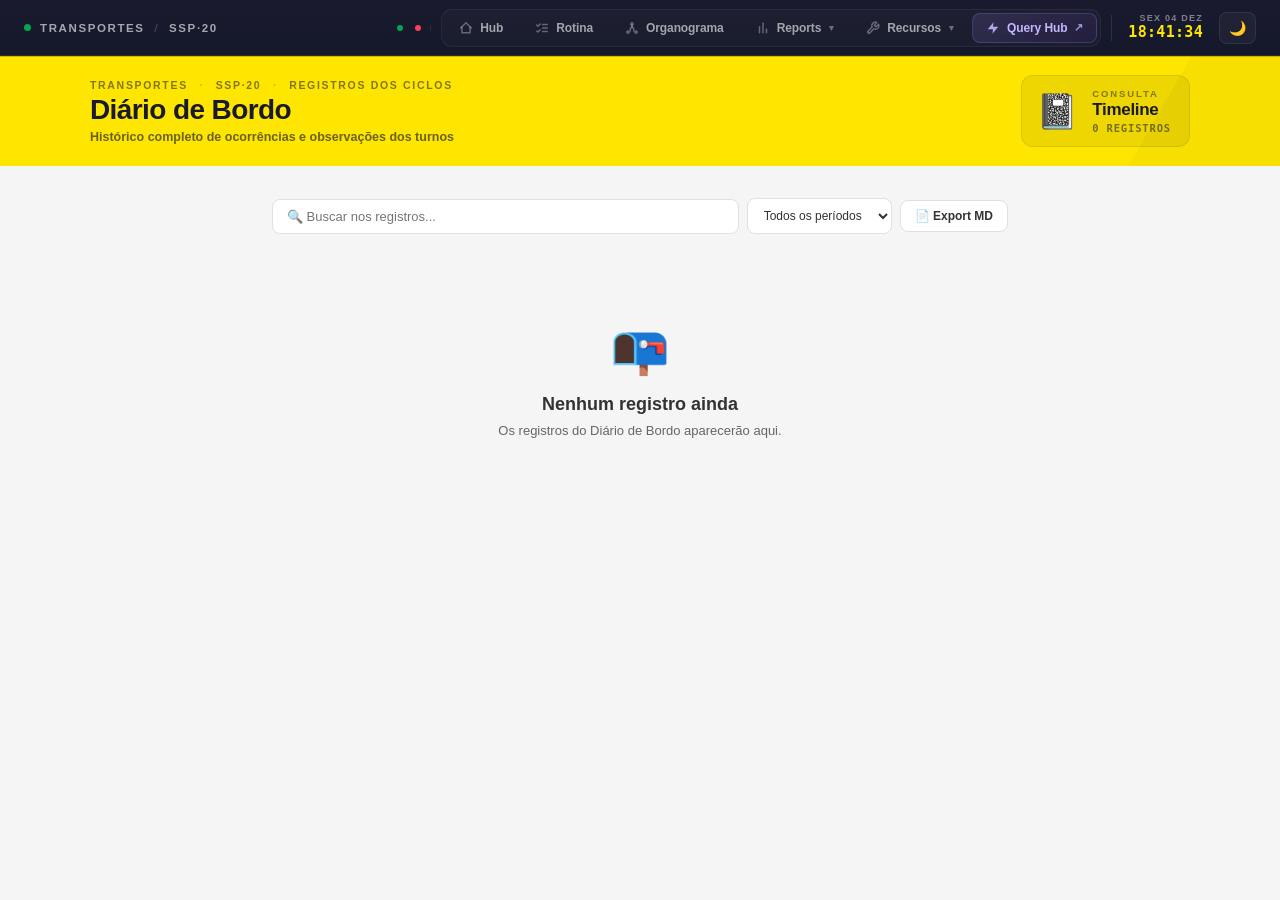
<file: diario.html>
<!DOCTYPE html>
<html lang="pt-BR" data-theme="light">
<head>
  <meta charset="UTF-8"/>
<meta name="robots" content="noindex,nofollow,noarchive,nosnippet"/>
<meta http-equiv="X-Frame-Options" content="DENY"/>
<meta http-equiv="Content-Security-Policy" content="default-src 'self'; script-src 'self' 'unsafe-inline' 'unsafe-eval' https://cdn.jsdelivr.net; style-src 'self' 'unsafe-inline' https://fonts.googleapis.com; font-src 'self' https://fonts.gstatic.com; img-src 'self' data:; connect-src 'self' https://*.firebaseio.com https://*.googleapis.com; frame-ancestors 'none';"/>
<meta name="referrer" content="no-referrer"/>
  <meta name="viewport" content="width=device-width, initial-scale=1.0"/>
  <title>Diário de Bordo — Transportes SSP20</title>
  <link href="https://fonts.googleapis.com/css2?family=Inter:wght@400;500;600;700&display=swap" rel="stylesheet"/>
  <style>
    *, *::before, *::after { box-sizing: border-box; margin: 0; padding: 0; }
    :root {
      --yellow: #FFE600; --navy: #1A1A2E; --font: 'Inter', sans-serif;
      --bg: #F5F5F5; --surface: #FFFFFF; --text: #333333;
      --muted: #666666; --border: #E0E0E0;
      --green: #00A650; --blue: #3483FA;
      --radius: 8px; --radius-lg: 12px;
    }
    [data-theme="dark"] {
      --bg: #0F1117; --surface: #1A1D27; --text: #E8EAF2;
      --muted: #8B90A7; --border: #2A2E3F;
    }

    body { font-family: var(--font); background: var(--bg); color: var(--text); min-height: 100vh; transition: background .2s; }

    /* TOPBAR */
    .topbar { background: linear-gradient(180deg, var(--navy) 0%, #14182A 100%); height: 56px; display: flex; align-items: center; padding: 0 1.5rem; gap: 14px; position: sticky; top: 0; z-index: 100; border-bottom: 1px solid rgba(255,230,0,.08); box-shadow: 0 1px 0 rgba(0,0,0,.2); }
    [data-theme="dark"] .topbar { background: linear-gradient(180deg, #0A0D17 0%, #06080F 100%); }

    /* Left cluster */
    .topbar-left { display: flex; align-items: center; gap: 14px; }
    .topbar-status { display: flex; align-items: center; gap: 9px; }
    .status-dot-live { width: 7px; height: 7px; border-radius: 50%; background: var(--green); box-shadow: 0 0 0 0 rgba(74,222,128,.5); animation: livePulse 2.2s infinite; }
    @keyframes livePulse { 0% { box-shadow: 0 0 0 0 rgba(74,222,128,.5); } 70% { box-shadow: 0 0 0 6px rgba(74,222,128,0); } 100% { box-shadow: 0 0 0 0 rgba(74,222,128,0); } }
    .status-text { font-size: 11.5px; font-weight: 700; letter-spacing: .14em; color: rgba(255,255,255,.62); text-transform: uppercase; font-variant-numeric: tabular-nums; }
    .status-sep { margin: 0 5px; color: rgba(255,255,255,.25); font-weight: 400; }
    .topbar-vsep { width: 1px; height: 26px; background: rgba(255,255,255,.1); flex-shrink: 0; }

    /* Right cluster */
    .topbar-right { margin-left: auto; display: flex; align-items: center; gap: 10px; }
    .online-cluster { display: flex; align-items: center; gap: 6px; padding-right: 6px; border-right: 1px solid rgba(255,255,255,.08); }
    .online-badge { display: flex; align-items: center; justify-content: center; padding: 0 3px; cursor: help; }
    .online-dot { width: 6px; height: 6px; border-radius: 50%; background: var(--green); }

    /* Nav cluster */
    .topbar-nav { display: flex; align-items: center; gap: 4px; padding: 3px; background: rgba(255,255,255,.025); border: 1px solid rgba(255,255,255,.05); border-radius: 11px; }

    /* Nav buttons - polished */
    .topbar-nav-link { display: inline-flex; align-items: center; gap: 7px; padding: 7px 13px; font-family: var(--font); font-size: 12px; font-weight: 700; color: rgba(255,255,255,.6); text-decoration: none; border-radius: 8px; background: transparent; border: 1px solid transparent; transition: all .22s cubic-bezier(.4,0,.2,1); letter-spacing: -.1px; position: relative; }
    .topbar-nav-link svg { width: 14px; height: 14px; opacity: .55; transition: opacity .2s, transform .2s; flex-shrink: 0; }
    .topbar-nav-link:hover { background: rgba(255,255,255,.06); color: rgba(255,255,255,.95); transform: translateY(-1px); }
    .topbar-nav-link:hover svg { opacity: 1; transform: scale(1.08); }
    .topbar-nav-link.active { background: var(--yellow); color: var(--navy); box-shadow: 0 2px 12px rgba(255,230,0,.28), inset 0 -2px 0 rgba(0,0,0,.08); }
    .topbar-nav-link.active svg { opacity: 1; }
    .topbar-nav-link.active::after { content: ''; position: absolute; bottom: -7px; left: 50%; transform: translateX(-50%); width: 4px; height: 4px; border-radius: 50%; background: var(--yellow); box-shadow: 0 0 10px rgba(255,230,0,.7); }

    /* Query Hub - purple gradient style */
    .query-hub-link { background: linear-gradient(135deg, rgba(167,139,250,.14), rgba(124,58,237,.08)) !important; border: 1px solid rgba(167,139,250,.22) !important; color: #c4b5fd !important; }
    .query-hub-link svg { color: #c4b5fd; opacity: .9 !important; }
    .query-hub-link:hover { background: linear-gradient(135deg, rgba(167,139,250,.24), rgba(124,58,237,.16)) !important; border-color: rgba(167,139,250,.45) !important; color: #ddd6fe !important; box-shadow: 0 4px 16px rgba(167,139,250,.25); transform: translateY(-1px); }
    .qh-arrow { display: inline-block; font-size: 11px; transition: transform .2s; opacity: .8; }
    .query-hub-link:hover .qh-arrow { transform: translate(2px, -2px); opacity: 1; }

    /* Reports dropdown - same family as nav buttons */
    .topbar-dropdown { position: relative; }
    .topbar-dropdown-btn { display: inline-flex; align-items: center; gap: 7px; padding: 7px 13px; font-family: var(--font); font-size: 12px; font-weight: 700; color: rgba(255,255,255,.6); background: transparent; border: 1px solid transparent; border-radius: 8px; cursor: pointer; transition: all .22s cubic-bezier(.4,0,.2,1); letter-spacing: -.1px; }
    .topbar-dropdown-btn svg { width: 14px; height: 14px; opacity: .55; transition: opacity .2s, transform .2s; flex-shrink: 0; }
    .topbar-dropdown-btn .chevron { font-size: 9px; opacity: .6; transition: transform .2s; margin-left: 1px; }
    .topbar-dropdown-btn:hover { background: rgba(255,255,255,.06); color: rgba(255,255,255,.95); transform: translateY(-1px); }
    .topbar-dropdown-btn:hover svg { opacity: 1; transform: scale(1.08); }
    .topbar-dropdown-btn.open { background: rgba(255,230,0,.1); color: var(--yellow); border-color: rgba(255,230,0,.25); }
    .topbar-dropdown-btn.open svg { opacity: 1; }
    .topbar-dropdown-btn.open .chevron { transform: rotate(180deg); opacity: 1; }
  /* topbar-dropdown-item link colors */
  a.topbar-dropdown-item:link,
  a.topbar-dropdown-item:visited { color: rgba(255,255,255,.75); }
  a.topbar-dropdown-item:hover { color: var(--yellow); }
  /* Active link states — !important pra garantir prioridade */
  .topbar-dropdown-btn.active-link { background: rgba(255,230,0,.12) !important; color: var(--yellow) !important; border-color: rgba(255,230,0,.3) !important; }
  .topbar-dropdown-btn.active-link svg { opacity: 1 !important; }
  .topbar-nav-link.active-link { background: rgba(255,230,0,.12) !important; color: var(--yellow) !important; border-color: rgba(255,230,0,.3) !important; }
  .topbar-nav-link.active-link svg { opacity: 1 !important; }
  a.topbar-dropdown-item.active-link:link,
  a.topbar-dropdown-item.active-link:visited { background: rgba(255,230,0,.08) !important; color: var(--yellow) !important; font-weight: 800; }

    .topbar-dropdown-menu { display: none; position: absolute; top: calc(100% + 9px); right: 0; background: linear-gradient(180deg, #131826 0%, #0E1320 100%); border: 1px solid rgba(255,255,255,.1); border-radius: 10px; min-width: 170px; overflow: hidden; box-shadow: 0 14px 40px rgba(0,0,0,.5), 0 0 0 1px rgba(255,230,0,.05); z-index: 999; }
    .topbar-dropdown-menu.open { display: block; animation: menuFade .15s ease-out; }
    @keyframes menuFade { from { opacity: 0; transform: translateY(-4px); } to { opacity: 1; transform: translateY(0); } }
    .topbar-dropdown-item { display: flex; align-items: center; gap: 10px; padding: 11px 15px; font-size: 11.5px; font-weight: 600; color: rgba(255,255,255,.7); text-decoration: none; transition: background .15s, color .15s; white-space: nowrap; }
    .topbar-dropdown-item:hover { background: rgba(255,230,0,.08); color: var(--yellow); }
    .topbar-dropdown-item .item-dot { width: 7px; height: 7px; border-radius: 50%; flex-shrink: 0; box-shadow: 0 0 0 2px rgba(255,255,255,.06); }

    /* Clock block */
    .clock-block { display: flex; flex-direction: column; align-items: flex-end; line-height: 1.05; gap: 2px; padding: 0 6px; }
    .clock-date { font-size: 9px; font-weight: 800; letter-spacing: .14em; color: rgba(255,255,255,.45); text-transform: uppercase; font-variant-numeric: tabular-nums; }
    .clock-topbar { font-size: 15px; font-weight: 800; color: var(--yellow); letter-spacing: .02em; font-family: ui-monospace, 'SF Mono', Menlo, monospace; font-variant-numeric: tabular-nums; }

    /* Theme btn */
    .theme-btn { background: rgba(255,255,255,.04); border: 1px solid rgba(255,255,255,.08); border-radius: 8px; padding: 7px 9px; font-size: 14px; cursor: pointer; transition: all .2s; display: flex; align-items: center; justify-content: center; }
    .theme-btn:hover { background: rgba(255,230,0,.1); border-color: rgba(255,230,0,.25); transform: translateY(-1px); }
    .topbar-sep { width: 1px; height: 16px; background: rgba(255,255,255,.1); }
    .topbar-section { font-size: 11px; font-weight: 500; color: rgba(255,255,255,.4); }



    /* HEADER */
    .header { background: var(--yellow); padding: 0 2rem; position: relative; overflow: hidden; }
    [data-theme="dark"] .header { background: #1A1D27; border-bottom: 1px solid var(--border); }
    .header::before { content: ''; position: absolute; top: 0; right: 0; width: 240px; height: 100%; background: linear-gradient(120deg, transparent 0%, transparent 50%, rgba(26,26,46,.035) 50%, rgba(26,26,46,.035) 100%); pointer-events: none; }
    [data-theme="dark"] .header::before { background: linear-gradient(120deg, transparent 0%, transparent 50%, rgba(255,230,0,.04) 50%, rgba(255,230,0,.04) 100%); }
    .header-inner { max-width: 1100px; margin: 0 auto; min-height: 110px; display: flex; align-items: center; gap: 24px; padding: 16px 0; position: relative; }
    .brand-block { display: flex; align-items: center; gap: 18px; flex: 0 0 auto; }
    .ml-logo-wrap { background: #fff; border-radius: 10px; padding: 5px 9px; display: flex; align-items: center; box-shadow: 0 1px 3px rgba(26,26,46,.08); }
    .ml-logo-img { height: 30px; width: auto; display: block; }
    .brand-vsep { width: 1px; height: 60px; background: rgba(26,26,46,.18); }
    [data-theme="dark"] .brand-vsep { background: rgba(255,255,255,.15); }
    .header-eyebrow { font-size: 10.5px; font-weight: 700; letter-spacing: .16em; color: rgba(26,26,46,.55); text-transform: uppercase; margin-bottom: 5px; font-variant-numeric: tabular-nums; }
    [data-theme="dark"] .header-eyebrow { color: rgba(255,255,255,.5); }
    .header-title { font-size: 28px; font-weight: 800; color: var(--navy); letter-spacing: -.6px; line-height: 1; }
    [data-theme="dark"] .header-title { color: var(--text); }
    .header-sub { font-size: 12.5px; color: rgba(26,26,46,.65); margin-top: 6px; font-weight: 600; }
    [data-theme="dark"] .header-sub { color: var(--muted); }

    .diario-info-card { margin-left: auto; display: flex; align-items: center; gap: 14px; background: rgba(26,26,46,.07); border: 1px solid rgba(26,26,46,.1); border-radius: 12px; padding: 12px 18px 12px 14px; }
    [data-theme="dark"] .diario-info-card { background: rgba(255,230,0,.08); border-color: rgba(255,230,0,.2); }
    .diario-info-emoji { font-size: 34px; line-height: 1; }
    .diario-info-text { display: flex; flex-direction: column; }
    .diario-info-eyebrow { font-size: 9.5px; font-weight: 700; letter-spacing: .2em; color: rgba(26,26,46,.5); text-transform: uppercase; }
    [data-theme="dark"] .diario-info-eyebrow { color: rgba(255,230,0,.6); }
    .diario-info-name { font-size: 17px; font-weight: 750; color: var(--navy); letter-spacing: -.3px; line-height: 1.1; margin-top: 2px; }
    [data-theme="dark"] .diario-info-name { color: #fff; }
    .diario-info-hint { font-size: 10.5px; font-weight: 700; letter-spacing: .08em; color: rgba(26,26,46,.55); font-variant-numeric: tabular-nums; font-family: ui-monospace, 'SF Mono', Menlo, monospace; margin-top: 2px; }
    [data-theme="dark"] .diario-info-hint { color: rgba(255,230,0,.55); }

    /* WRAPPER */
    .wrapper { max-width: 800px; margin: 0 auto; padding: 2rem 2rem 4rem; }

    /* LOADING */
    .loading { text-align: center; padding: 3rem; color: var(--muted); font-size: 14px; }
    .spinner { display: inline-block; width: 20px; height: 20px; border: 2px solid var(--border); border-top-color: var(--blue); border-radius: 50%; animation: spin .7s linear infinite; margin-bottom: 12px; }
    @keyframes spin { to { transform: rotate(360deg); } }

    /* EMPTY */
    .empty { text-align: center; padding: 4rem 2rem; }
    .empty-icon { font-size: 48px; margin-bottom: 16px; }
    .empty-title { font-size: 18px; font-weight: 700; color: var(--text); margin-bottom: 8px; }
    .empty-sub { font-size: 13px; color: var(--muted); }

    /* TIMELINE */
    .timeline { position: relative; padding-left: 32px; }
    .timeline::before {
      content: '';
      position: absolute;
      left: 11px; top: 8px; bottom: 8px;
      width: 2px;
      background: linear-gradient(to bottom, var(--yellow), var(--border));
      border-radius: 2px;
    }

    .timeline-entry {
      position: relative;
      margin-bottom: 2rem;
      animation: fadeIn .4s ease both;
    }

    @keyframes fadeIn { from { opacity: 0; transform: translateY(12px); } to { opacity: 1; transform: none; } }

    .timeline-entry:nth-child(1) { animation-delay: .05s; }
    .timeline-entry:nth-child(2) { animation-delay: .1s; }
    .timeline-entry:nth-child(3) { animation-delay: .15s; }
    .timeline-entry:nth-child(4) { animation-delay: .2s; }
    .timeline-entry:nth-child(5) { animation-delay: .25s; }

    /* Dot on timeline */
    .timeline-dot {
      position: absolute;
      left: -27px;
      top: 14px;
      width: 14px; height: 14px;
      border-radius: 50%;
      background: var(--yellow);
      border: 2px solid var(--navy);
      z-index: 1;
    }

    [data-theme="dark"] .timeline-dot { border-color: #0F1117; }

    .timeline-entry:first-child .timeline-dot {
      background: var(--navy);
      border-color: var(--yellow);
      box-shadow: 0 0 0 4px rgba(255,230,0,.15);
    }

    [data-theme="dark"] .timeline-entry:first-child .timeline-dot {
      background: var(--yellow);
      border-color: #0F1117;
    }

    /* Card */
    .timeline-card {
      background: var(--surface);
      border: 1px solid var(--border);
      border-radius: var(--radius-lg);
      overflow: hidden;
      transition: box-shadow .2s;
    }

    .timeline-card:hover { box-shadow: 0 4px 16px rgba(0,0,0,.08); }

    .timeline-entry:first-child .timeline-card {
      border-color: rgba(255,230,0,.4);
      border-left: 3px solid var(--yellow);
    }

    .card-header {
      padding: 14px 18px;
      display: flex;
      align-items: center;
      justify-content: space-between;
      border-bottom: 1px solid var(--border);
      background: var(--bg);
    }

    .card-date {
      font-size: 13px;
      font-weight: 700;
      color: var(--text);
      display: flex;
      align-items: center;
      gap: 8px;
    }

    .today-badge {
      font-size: 10px;
      font-weight: 700;
      text-transform: uppercase;
      letter-spacing: .1em;
      background: var(--yellow);
      color: var(--navy);
      padding: 2px 8px;
      border-radius: 20px;
    }

    .card-actions { display: flex; gap: 8px; }

    .btn-edit {
      font-size: 11px; font-weight: 600;
      color: var(--blue); background: none;
      border: 1px solid rgba(52,131,250,.2);
      border-radius: 5px; padding: 3px 10px;
      cursor: pointer; font-family: var(--font);
      transition: background .15s;
    }
    .btn-edit:hover { background: rgba(52,131,250,.08); }

    .btn-delete {
      font-size: 11px; font-weight: 600;
      color: #E3262F; background: none;
      border: 1px solid rgba(227,38,47,.2);
      border-radius: 5px; padding: 3px 10px;
      cursor: pointer; font-family: var(--font);
      transition: background .15s;
    }
    .btn-delete:hover { background: rgba(227,38,47,.08); }

    .card-body { padding: 16px 18px; }

    .card-text {
      font-size: 13px;
      line-height: 1.75;
      color: var(--text);
      white-space: pre-wrap;
    }

    /* Edit mode */
    .card-edit-area {
      display: none;
      padding: 16px 18px;
      border-top: 1px solid var(--border);
    }

    .edit-textarea {
      width: 100%;
      min-height: 100px;
      background: var(--bg);
      border: 1px solid var(--border);
      border-radius: var(--radius);
      padding: 10px 12px;
      font-family: var(--font);
      font-size: 13px;
      color: var(--text);
      outline: none;
      resize: vertical;
      line-height: 1.6;
    }
    .edit-textarea:focus { border-color: var(--blue); }

    .edit-actions { display: flex; gap: 8px; margin-top: 8px; justify-content: flex-end; }

    .btn-save { font-size: 12px; font-weight: 600; background: var(--navy); color: var(--yellow); border: none; border-radius: var(--radius); padding: 7px 16px; cursor: pointer; font-family: var(--font); }
    [data-theme="dark"] .btn-save { background: var(--yellow); color: var(--navy); }
    .btn-cancel { font-size: 12px; font-weight: 600; background: none; color: var(--muted); border: 1px solid var(--border); border-radius: var(--radius); padding: 7px 14px; cursor: pointer; font-family: var(--font); }

    /* Stats bar */
    .stats-bar {
      display: flex;
      align-items: center;
      gap: 20px;
      background: var(--surface);
      border: 1px solid var(--border);
      border-radius: var(--radius);
      padding: 12px 18px;
      margin-bottom: 2rem;
      font-size: 12px;
      color: var(--muted);
    }
    .stats-bar strong { color: var(--text); font-size: 18px; font-weight: 700; display: block; }

  
  /* SEARCH */
  .search-bar {
    display: flex; gap: 8px; margin-bottom: 1.5rem; align-items: center;
  }
  .search-input {
    flex: 1; background: var(--surface); border: 1px solid var(--border);
    border-radius: var(--radius); padding: 9px 14px;
    font-family: var(--font); font-size: 13px; color: var(--text);
    outline: none; transition: border-color .15s;
  }
  .search-input:focus { border-color: var(--blue); }
  .filter-select {
    background: var(--surface); border: 1px solid var(--border);
    border-radius: var(--radius); padding: 9px 12px;
    font-family: var(--font); font-size: 12px; color: var(--text);
    outline: none; cursor: pointer;
  }
  .no-results { text-align: center; padding: 2rem; color: var(--muted); font-size: 13px; }

  @media (max-width: 600px) {
      .topbar { padding: 0 1rem; }
      .topbar-sep, .topbar-section { display: none; }
      .wrapper { padding: 1rem 1rem 4rem; }
      .timeline { padding-left: 24px; }
      .timeline-dot { left: -20px; }
      .header { padding: 0 1rem; }
      .header::before { display: none; }
      .header-inner { flex-direction: column; align-items: stretch; min-height: auto; padding: 16px 0 14px; gap: 12px; }
      .brand-block { gap: 12px; }
      .ml-logo-wrap { padding: 4px 7px; }
      .ml-logo-img { height: 26px; }
      .brand-vsep { height: 52px; }
      .header-title { font-size: 22px; }
      .diario-info-card { margin-left: 0; width: 100%; }
      .diario-info-emoji { font-size: 28px; }
      .diario-info-name { font-size: 15px; }
    }
  .diary-tag {
    display: inline-block;
    padding: 1px 7px;
    border-radius: 4px;
    font-size: 11.5px;
    font-weight: 800;
    letter-spacing: -.1px;
    border: 1px solid;
    margin: 0 2px;
    line-height: 1.4;
  }
  .btn-export-md {
    background: var(--surface);
    border: 1px solid var(--border);
    border-radius: 8px;
    padding: 8px 14px;
    font-family: var(--font);
    font-size: 12px;
    font-weight: 700;
    color: var(--text);
    cursor: pointer;
    transition: all .15s;
    display: inline-flex;
    align-items: center;
    gap: 6px;
  }
  .btn-export-md:hover { border-color: var(--text); transform: translateY(-1px); }
  </style>
<script src="keyboard.js?v=20260628" defer></script>
<script src="toast.js?v=20260628" defer></script>
<script src="ssp-city.js?v=20260628" defer></script>
<script src="easter-eggs.js?v=20260628e" defer></script>
<link rel="stylesheet" href="mobile.css?v=20260628a">
</head>
<body>

<!-- TOPBAR -->
<div class="topbar">
  <div class="topbar-left">
    <div class="topbar-status">
      <span class="status-dot-live"></span>
      <span class="status-text">TRANSPORTES <span class="status-sep">/</span> <span id="status-ssp">SSP·20</span></span>
    </div>
  </div>
  <div class="topbar-right">
    <div class="online-cluster">
      <div class="online-badge" title="Sistema online"><div class="online-dot"></div></div>
      <div class="online-badge" title="Sincronizado"><div class="online-dot" id="sync-dot" style="background:#FF3D57;"></div></div>
    </div>
    <nav class="topbar-nav">
            <a href="index.html" class="topbar-nav-link">
        <svg viewBox="0 0 24 24" fill="none" stroke="currentColor" stroke-width="2.5" stroke-linecap="round" stroke-linejoin="round"><path d="M3 12L12 3l9 9"/><path d="M5 10v10h14V10"/></svg>
        <span>Hub</span>
      </a>

      <a href="rotina.html" class="topbar-nav-link">
        <svg viewBox="0 0 24 24" fill="none" stroke="currentColor" stroke-width="2.5" stroke-linecap="round" stroke-linejoin="round"><path d="M3 17l2 2 4-4"/><path d="M3 7l2 2 4-4"/><path d="M13 6h8"/><path d="M13 12h8"/><path d="M13 18h8"/></svg>
        <span>Rotina</span>
      </a>
      <a href="madrugadao.html" class="topbar-nav-link">
        <svg viewBox="0 0 24 24" fill="none" stroke="currentColor" stroke-width="2.5" stroke-linecap="round" stroke-linejoin="round"><circle cx="12" cy="5" r="2"/><circle cx="5" cy="19" r="2"/><circle cx="19" cy="19" r="2"/><path d="M12 7v3a2 2 0 0 0 2 2h1"/><path d="M12 7v3a2 2 0 0 1-2 2H9"/><path d="M9 14v3"/><path d="M15 14v3"/></svg>
        <span>Organograma</span>
      </a>
      <div class="topbar-dropdown">
        <button class="topbar-dropdown-btn" id="reports-btn" onclick="toggleReportsMenu()">
          <svg viewBox="0 0 24 24" fill="none" stroke="currentColor" stroke-width="2.5" stroke-linecap="round" stroke-linejoin="round"><line x1="6" y1="20" x2="6" y2="10"/><line x1="12" y1="20" x2="12" y2="4"/><line x1="18" y1="20" x2="18" y2="14"/></svg>
          <span>Reports</span>
          <span class="chevron">▾</span>
        </button>
        <div class="topbar-dropdown-menu" id="reports-menu">
          <a href="analise-ops.html" class="topbar-dropdown-item">
            <span class="item-dot" style="background:#60a5fa;"></span>
            <span>Descont.</span>
          </a>
          <a href="dit-report.html" class="topbar-dropdown-item">
            <span class="item-dot" style="background:#f0b429;"></span>
            <span>DIT Report</span>
          </a>
          <a href="orh.html" class="topbar-dropdown-item">
            <span class="item-dot" style="background:#a78bfa;"></span>
            <span>ORH</span>
          </a>
</div>
      </div>
      <div class="topbar-dropdown">
        <button class="topbar-dropdown-btn" id="resources-btn" onclick="toggleResourcesMenu()">
          <svg viewBox="0 0 24 24" fill="none" stroke="currentColor" stroke-width="2.5" stroke-linecap="round" stroke-linejoin="round"><path d="M14.7 6.3a1 1 0 0 0 0 1.4l1.6 1.6a1 1 0 0 0 1.4 0l3.77-3.77a6 6 0 0 1-7.94 7.94l-6.91 6.91a2.12 2.12 0 0 1-3-3l6.91-6.91a6 6 0 0 1 7.94-7.94l-3.76 3.76z"/></svg>
          <span>Recursos</span>
          <span class="chevron">▾</span>
        </button>
        <div class="topbar-dropdown-menu" id="resources-menu">
          <a href="cidades.html" class="topbar-dropdown-item">
            <span class="item-dot" style="background:#16a34a;"></span>
            <span>Cidades por Rota</span>
          </a>
          <a href="produtos.html" class="topbar-dropdown-item">
            <span class="item-dot" style="background:#f59e0b;"></span>
            <span>Resumo de produtos</span>
          </a>
          <a href="volumosos.html" class="topbar-dropdown-item">
            <span class="item-dot" style="background:#3483FA;"></span>
            <span>Volumosos por Ciclo</span>
          </a>
        </div>
      </div>
      <a href="https://melissp20.github.io/MeliSSP20/" target="_blank" class="topbar-nav-link query-hub-link">
        <svg viewBox="0 0 24 24" fill="currentColor" stroke="none"><polygon points="13 2 3 14 12 14 11 22 21 10 12 10 13 2"/></svg>
        <span>Query Hub</span>
        <span class="qh-arrow">↗</span>
      </a>
    </nav>
    <div class="topbar-vsep"></div>
    <div class="clock-block">
      <span class="clock-date" id="clock-date">TER 23 JUN</span>
      <span class="clock-topbar" id="live-clock">00:00:00</span>
    </div>
    <button class="theme-btn" id="theme-btn" title="Alternar modo escuro">🌙</button>
  </div>
</div>

<!-- HEADER -->
<div class="header">
  <div class="header-inner">
    <div class="brand-block">
      <div>
        <div class="header-eyebrow">TRANSPORTES <span style="margin:0 7px;opacity:.45;">·</span> SSP·20 <span style="margin:0 7px;opacity:.45;">·</span> REGISTROS DOS CICLOS</div>
        <div class="header-title">Diário de Bordo</div>
        <div class="header-sub">Histórico completo de ocorrências e observações dos turnos</div>
      </div>
    </div>
    <div class="diario-info-card">
      <span class="diario-info-emoji">📓</span>
      <span class="diario-info-text">
        <span class="diario-info-eyebrow">CONSULTA</span>
        <span class="diario-info-name">Timeline</span>
        <span class="diario-info-hint" id="diario-entries-hint">CARREGANDO...</span>
      </span>
    </div>
  </div>
</div>

<div class="wrapper">
  <div class="search-bar">
    <input class="search-input" id="search-input" placeholder="🔍 Buscar nos registros..." oninput="filterEntries()"/>
    <select class="filter-select" id="filter-period" onchange="filterEntries()">
      <option value="all">Todos os períodos</option>
      <option value="7">Últimos 7 dias</option>
      <option value="30">Últimos 30 dias</option>
      <option value="90">Últimos 90 dias</option>
    </select>
    <button class="btn-export-md" onclick="exportMarkdown()" title="Exportar todo o diário em Markdown">📄 Export MD</button>
  </div>

  <div id="stats-bar" class="stats-bar" style="display:none">
    <div><strong id="total-registros">0</strong>Registros</div>
    <div><strong id="primeiro-registro">—</strong>Primeiro ciclo</div>
    <div><strong id="ultimo-registro">—</strong>Último ciclo</div>
  </div>

  <div id="loading" class="loading">
    <div class="spinner"></div><br/>Carregando registros...
  </div>

  <div id="empty" class="empty" style="display:none">
    <div class="empty-icon">📭</div>
    <div class="empty-title">Nenhum registro ainda</div>
    <div class="empty-sub">Os registros do Diário de Bordo aparecerão aqui.</div>
  </div>

  <div class="timeline" id="timeline" style="display:none"></div>
</div>

<script>
// Theme
const html = document.documentElement;
const tbtn = document.getElementById('theme-btn');
const saved = localStorage.getItem('theme') || 'light';
html.setAttribute('data-theme', saved);
tbtn.textContent = saved === 'dark' ? '☀️' : '🌙';
tbtn.addEventListener('click', () => {
  const next = html.getAttribute('data-theme') === 'dark' ? 'light' : 'dark';
  html.setAttribute('data-theme', next);
  tbtn.textContent = next === 'dark' ? '☀️' : '🌙';
  localStorage.setItem('theme', next);
});

const FB_DIARIO = 'https://rotina-lastmile-default-rtdb.firebaseio.com/diario';
const TODAY = new Date().toISOString().slice(0,10);
const DAYS = ['Domingo','Segunda','Terça','Quarta','Quinta','Sexta','Sábado'];
const MONTHS = ['Janeiro','Fevereiro','Março','Abril','Maio','Junho','Julho','Agosto','Setembro','Outubro','Novembro','Dezembro'];

function formatDate(dateStr) {
  const [y,m,d] = dateStr.split('-').map(Number);
  const dt = new Date(y, m-1, d);
  return `${DAYS[dt.getDay()]}, ${d} de ${MONTHS[m-1]} de ${y}`;
}

let allEntries = {};

// ── Highlight tags (#XPT, #DIT, etc) ──
const TAG_COLORS = {
  'dit': '#F0B429', 'mee': '#3483FA', 'orh': '#a78bfa', 'xpt': '#E3262F',
  'rout': '#E3262F', 'nodos': '#7C3AED', 'telemetria': '#16A34A',
  'ssp51': '#1A1A2E', 'ssp20': '#FFE600', 'pnr': '#EC4899',
  'ff': '#06B6D4', 'mlp': '#0EA5E9', 'descon': '#F59E0B',
  'madrugada': '#1A1A2E', 'sd': '#16A34A', 'am': '#F59E0B', 'pm': '#a78bfa'
};

function highlightTags(text) {
  return text.replace(/#([a-zA-Z0-9_-]+)/g, (match, tag) => {
    const key = tag.toLowerCase().replace(/[_-]/g, '');
    const color = TAG_COLORS[key] || '#666';
    return `<span class="diary-tag" style="background:${color}1f;color:${color};border-color:${color}40;">#${tag}</span>`;
  });
}

function exportMarkdown() {
  const entries = Object.entries(allEntries).sort((a,b) => b[0].localeCompare(a[0]));
  if (entries.length === 0) {
    if (window.toast) toast('Não há registros pra exportar', 'error');
    return;
  }
  const lines = ['# Diário de Bordo — Assignments', '', `_Exportado em ${new Date().toLocaleString('pt-BR')}_`, '', `**Total de registros:** ${entries.length}`, '', '---', ''];
  entries.forEach(([date, text]) => {
    lines.push(`## ${formatDate(date)}`);
    lines.push('');
    lines.push(text);
    lines.push('');
    lines.push('---');
    lines.push('');
  });
  const md = lines.join('\n');
  const blob = new Blob([md], { type: 'text/markdown' });
  const url = URL.createObjectURL(blob);
  const a = document.createElement('a');
  a.href = url;
  a.download = `diario-bordo_${new Date().toISOString().slice(0,10)}.md`;
  a.click();
  URL.revokeObjectURL(url);
  if (window.toast) toast('Diário exportado em Markdown', 'success');
}

function filterEntries() {
  const q      = (document.getElementById('search-input').value || '').toLowerCase();
  const period = parseInt(document.getElementById('filter-period').value) || 0;
  const now    = new Date();

  const filtered = Object.fromEntries(
    Object.entries(allEntries).filter(([date, text]) => {
      if (q && !text.toLowerCase().includes(q) && !date.includes(q)) return false;
      if (period) {
        const dt = new Date(date + 'T12:00:00');
        const diff = (now - dt) / (1000*60*60*24);
        if (diff > period) return false;
      }
      return true;
    })
  );

  const tl = document.getElementById('timeline');
  const empty = document.getElementById('empty');

  if (Object.keys(filtered).length === 0) {
    tl.style.display = 'none';
    empty.style.display = 'block';
    empty.innerHTML = '<div class="empty-icon">🔍</div><div class="empty-title">Nenhum resultado</div><div class="empty-sub">Tente outros termos ou período.</div>';
  } else {
    empty.style.display = 'none';
    renderTimeline(filtered);
  }
}

async function loadDiario() {
  try {
    const res  = await fetch(`${FB_DIARIO}.json`);
    const data = await res.json();
    return (data && typeof data === 'object') ? data : {};
  } catch {
    // fallback localStorage
    try { return JSON.parse(localStorage.getItem('diario-bordo')) || {}; } catch { return {}; }
  }
}

async function saveDiario(data) {
  try { localStorage.setItem('diario-bordo', JSON.stringify(data)); } catch {}
  await fetch(`${FB_DIARIO}.json`, {
    method: 'PUT',
    headers: { 'Content-Type': 'application/json' },
    body: JSON.stringify(data)
  });
}

function renderTimeline(data) {
  const entries = Object.entries(data).sort((a,b) => b[0].localeCompare(a[0]));

  document.getElementById('loading').style.display = 'none';

  // Atualiza contador no header
  const hint = document.getElementById('diario-entries-hint');
  if (hint) hint.textContent = entries.length + (entries.length === 1 ? ' REGISTRO' : ' REGISTROS');

  if (entries.length === 0) {
    document.getElementById('empty').style.display = 'block';
    return;
  }

  // Stats
  const statsBar = document.getElementById('stats-bar');
  statsBar.style.display = 'flex';
  document.getElementById('total-registros').textContent = entries.length;
  const oldest = entries[entries.length-1][0].split('-').reverse().join('/');
  const newest = entries[0][0].split('-').reverse().join('/');
  document.getElementById('primeiro-registro').textContent = oldest;
  document.getElementById('ultimo-registro').textContent = newest;

  const tl = document.getElementById('timeline');
  tl.style.display = 'block';
  tl.innerHTML = '';

  entries.forEach(([date, text], i) => {
    const isToday = date === TODAY;
    const dateLabel = formatDate(date);
    const shortDate = date.split('-').slice(1).reverse().join('/') + '/' + date.slice(0,4);

    const entry = document.createElement('div');
    entry.className = 'timeline-entry';
    entry.dataset.date = date;
    entry.style.animationDelay = `${i * 0.05}s`;

    entry.innerHTML = `
      <div class="timeline-dot"></div>
      <div class="timeline-card">
        <div class="card-header">
          <div class="card-date">
            📅 ${dateLabel}
            ${isToday ? '<span class="today-badge">Hoje</span>' : ''}
          </div>
          <div class="card-actions">
            <button class="btn-edit" onclick="toggleEdit('${date}')">✏️ Editar</button>
            <button class="btn-delete" onclick="deleteEntry('${date}')">🗑</button>
          </div>
        </div>
        <div class="card-body">
          <div class="card-text" id="text-${date}">${highlightTags(text.replace(/</g,'&lt;'))}</div>
        </div>
        <div class="card-edit-area" id="edit-${date}">
          <textarea class="edit-textarea" id="ta-${date}">${text}</textarea>
          <div class="edit-actions">
            <button class="btn-cancel" onclick="cancelEdit('${date}')">Cancelar</button>
            <button class="btn-save" onclick="saveEdit('${date}')">💾 Salvar</button>
          </div>
        </div>
      </div>`;

    tl.appendChild(entry);
  });
}

function toggleEdit(date) {
  const editArea = document.getElementById('edit-'+date);
  const isOpen = editArea.style.display === 'block';
  editArea.style.display = isOpen ? 'none' : 'block';
  if (!isOpen) document.getElementById('ta-'+date).focus();
}

function cancelEdit(date) {
  document.getElementById('edit-'+date).style.display = 'none';
}

async function saveEdit(date) {
  const newText = document.getElementById('ta-'+date).value.trim();
  if (!newText) return;
  const data = await loadDiario();
  data[date] = newText;
  await saveDiario(data);
  document.getElementById('text-'+date).textContent = newText;
  document.getElementById('edit-'+date).style.display = 'none';
}

async function deleteEntry(date) {
  if (!confirm(`Excluir o registro de ${date.split('-').reverse().join('/')}?`)) return;
  const data = await loadDiario();
  delete data[date];
  allEntries = data;
  await saveDiario(data);
  const entry = document.querySelector(`[data-date="${date}"]`);
  if (entry) {
    entry.style.opacity = '0';
    entry.style.transform = 'translateX(-20px)';
    entry.style.transition = 'all .3s';
    setTimeout(() => { renderTimeline(data); }, 300);
  }
}

// Init
loadDiario().then(data => {
  allEntries = data;
  renderTimeline(data);
});
function toggleReportsMenu() {
  const btn = document.getElementById('reports-btn');
  const menu = document.getElementById('reports-menu');
  btn.classList.toggle('open');
  menu.classList.toggle('open');
}
function toggleResourcesMenu() {
  const btn = document.getElementById('resources-btn');
  const menu = document.getElementById('resources-menu');
  btn.classList.toggle('open');
  menu.classList.toggle('open');
}
document.addEventListener('click', function(e) {
  if (!e.target.closest('.topbar-dropdown')) {
    document.getElementById('reports-btn')?.classList.remove('open');
    document.getElementById('reports-menu')?.classList.remove('open');
    document.getElementById('resources-btn')?.classList.remove('open');
    document.getElementById('resources-menu')?.classList.remove('open');
  }
});

// === Topbar clock ===
function tickClock() {
  const n = new Date();
  const lc = document.getElementById('live-clock');
  const cd = document.getElementById('clock-date');
  if (lc) {
    lc.textContent = String(n.getHours()).padStart(2,'0')+':'+String(n.getMinutes()).padStart(2,'0')+':'+String(n.getSeconds()).padStart(2,'0');
  }
  if (cd) {
    const DAYS_SHORT = ['DOM','SEG','TER','QUA','QUI','SEX','SAB'];
    const MONTHS_SHORT = ['JAN','FEV','MAR','ABR','MAI','JUN','JUL','AGO','SET','OUT','NOV','DEZ'];
    cd.textContent = DAYS_SHORT[n.getDay()] + ' ' + String(n.getDate()).padStart(2,'0') + ' ' + MONTHS_SHORT[n.getMonth()];
  }
}
tickClock();
setInterval(tickClock, 1000);

</script>
</body>
</html>
</file>
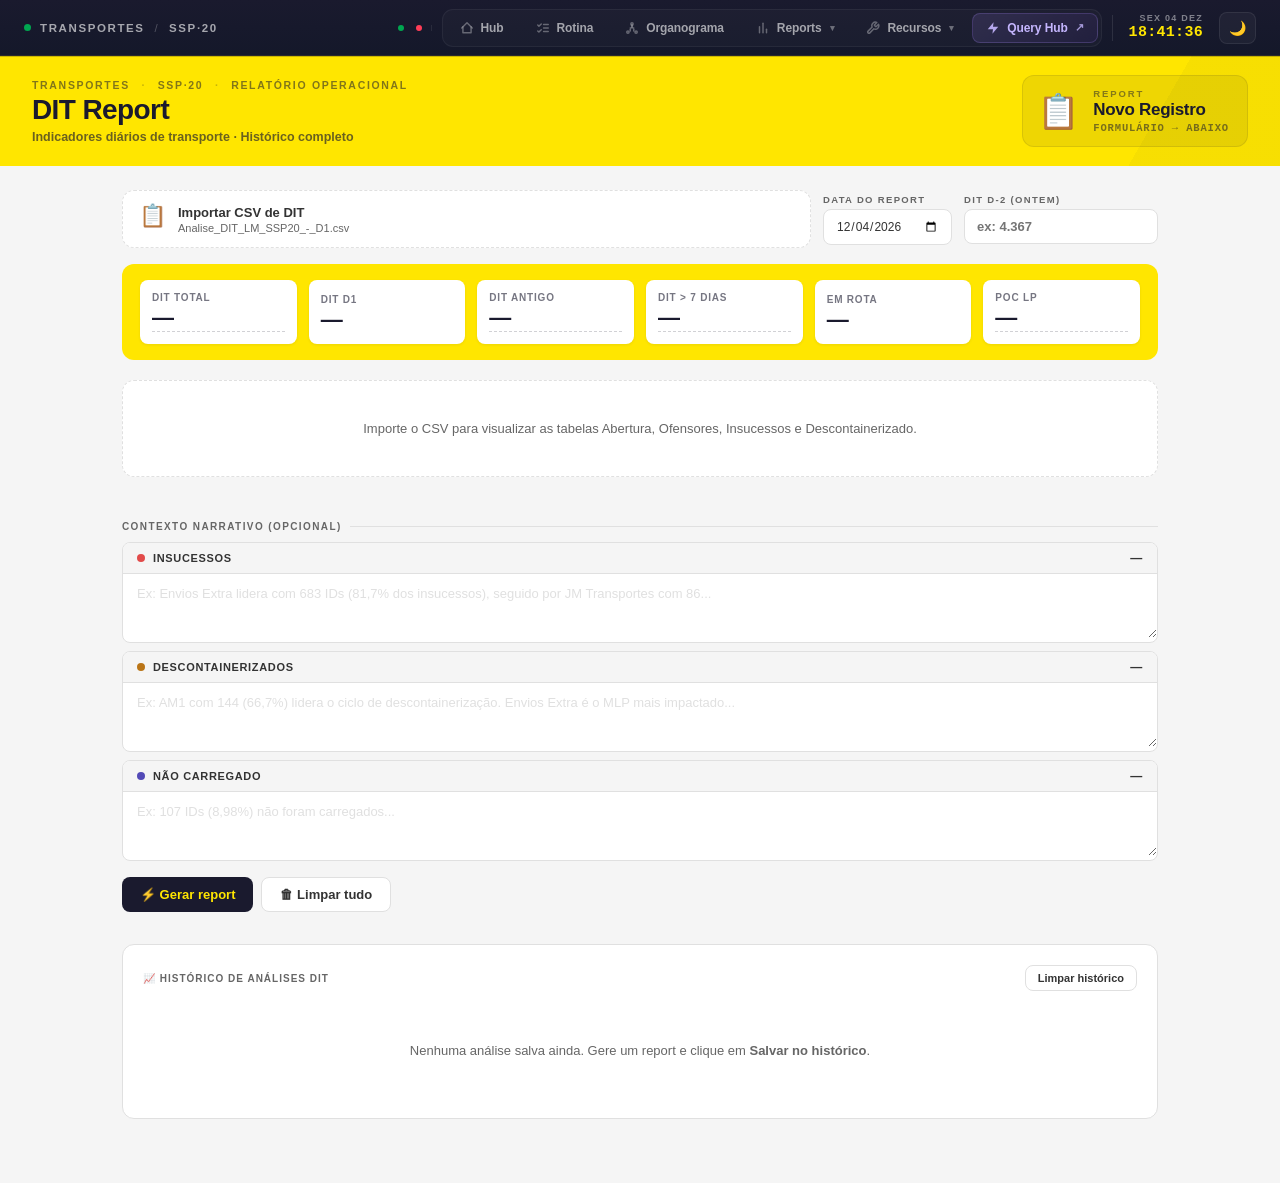
<file: dit-report.html>
<!DOCTYPE html>
<html lang="pt-BR" data-theme="light">
<head>
<meta charset="UTF-8"/>
<meta name="robots" content="noindex,nofollow,noarchive,nosnippet"/>
<meta http-equiv="X-Frame-Options" content="DENY"/>
<meta http-equiv="Content-Security-Policy" content="default-src 'self'; script-src 'self' 'unsafe-inline' 'unsafe-eval' https://cdn.jsdelivr.net; style-src 'self' 'unsafe-inline' https://fonts.googleapis.com; font-src 'self' https://fonts.gstatic.com; img-src 'self' data:; connect-src 'self' https://*.firebaseio.com https://*.googleapis.com; frame-ancestors 'none';"/>
<meta name="referrer" content="no-referrer"/>
  <link rel="icon" type="image/x-icon" href="/rotina-transportes/favicon.ico"/>
  <link rel="icon" type="image/png" sizes="32x32" href="/rotina-transportes/favicon.png"/>
  <link rel="apple-touch-icon" href="icon-192.png"/>
<meta name="viewport" content="width=device-width, initial-scale=1.0">
<title>DIT Report – SSP20</title>
<link href="https://fonts.googleapis.com/css2?family=Inter:wght@400;500;600;700&display=swap" rel="stylesheet"/>
<style>
  *, *::before, *::after { box-sizing: border-box; margin: 0; padding: 0; }

  :root {
    --yellow: #FFE600; --navy: #1A1A2E; --font: 'Inter', sans-serif;
    --bg: #F5F5F5; --surface: #FFFFFF; --text: #333333;
    --muted: #666666; --border: #E0E0E0;
    --green: #00A650; --blue: #3483FA; --red: #E3262F;
    --amber: #F59E0B; --radius: 8px; --radius-lg: 12px;
  }
  [data-theme="dark"] {
    --bg: #0F1117; --surface: #1A1D27; --text: #E8EAF2;
    --muted: #8B90A7; --border: #2A2E3F;
  }

  body { font-family: var(--font); background: var(--bg); color: var(--text); min-height: 100vh; transition: background .2s; }

  /* TOPBAR */
  .topbar { background: linear-gradient(180deg, var(--navy) 0%, #14182A 100%); height: 56px; display: flex; align-items: center; padding: 0 1.5rem; gap: 14px; position: sticky; top: 0; z-index: 100; border-bottom: 1px solid rgba(255,230,0,.08); box-shadow: 0 1px 0 rgba(0,0,0,.2); }
  [data-theme="dark"] .topbar { background: linear-gradient(180deg, #0A0D17 0%, #06080F 100%); }

  /* Left cluster */
  .topbar-left { display: flex; align-items: center; gap: 14px; }
  .topbar-status { display: flex; align-items: center; gap: 9px; }
  .status-dot-live { width: 7px; height: 7px; border-radius: 50%; background: var(--green); box-shadow: 0 0 0 0 rgba(74,222,128,.5); animation: livePulse 2.2s infinite; }
  @keyframes livePulse { 0% { box-shadow: 0 0 0 0 rgba(74,222,128,.5); } 70% { box-shadow: 0 0 0 6px rgba(74,222,128,0); } 100% { box-shadow: 0 0 0 0 rgba(74,222,128,0); } }
  .status-text { font-size: 11.5px; font-weight: 700; letter-spacing: .14em; color: rgba(255,255,255,.62); text-transform: uppercase; font-variant-numeric: tabular-nums; }
  .status-sep { margin: 0 5px; color: rgba(255,255,255,.25); font-weight: 400; }
  .topbar-vsep { width: 1px; height: 26px; background: rgba(255,255,255,.1); flex-shrink: 0; }

  /* Right cluster */
  .topbar-right { margin-left: auto; display: flex; align-items: center; gap: 10px; }
  .online-cluster { display: flex; align-items: center; gap: 6px; padding-right: 6px; border-right: 1px solid rgba(255,255,255,.08); }
  .online-badge { display: flex; align-items: center; justify-content: center; padding: 0 3px; cursor: help; }
  .online-dot { width: 6px; height: 6px; border-radius: 50%; background: var(--green); }

  /* Nav cluster */
  .topbar-nav { display: flex; align-items: center; gap: 4px; padding: 3px; background: rgba(255,255,255,.025); border: 1px solid rgba(255,255,255,.05); border-radius: 11px; }

  /* Nav buttons - polished */
  .topbar-nav-link { display: inline-flex; align-items: center; gap: 7px; padding: 7px 13px; font-family: var(--font); font-size: 12px; font-weight: 700; color: rgba(255,255,255,.6); text-decoration: none; border-radius: 8px; background: transparent; border: 1px solid transparent; transition: all .22s cubic-bezier(.4,0,.2,1); letter-spacing: -.1px; position: relative; }
  .topbar-nav-link svg { width: 14px; height: 14px; opacity: .55; transition: opacity .2s, transform .2s; flex-shrink: 0; }
  .topbar-nav-link:hover { background: rgba(255,255,255,.06); color: rgba(255,255,255,.95); transform: translateY(-1px); }
  .topbar-nav-link:hover svg { opacity: 1; transform: scale(1.08); }
  .topbar-nav-link.active { background: var(--yellow); color: var(--navy); box-shadow: 0 2px 12px rgba(255,230,0,.28), inset 0 -2px 0 rgba(0,0,0,.08); }
  .topbar-nav-link.active svg { opacity: 1; }
  .topbar-nav-link.active::after { content: ''; position: absolute; bottom: -7px; left: 50%; transform: translateX(-50%); width: 4px; height: 4px; border-radius: 50%; background: var(--yellow); box-shadow: 0 0 10px rgba(255,230,0,.7); }

  /* Query Hub - purple gradient style */
  .query-hub-link { background: linear-gradient(135deg, rgba(167,139,250,.14), rgba(124,58,237,.08)) !important; border: 1px solid rgba(167,139,250,.22) !important; color: #c4b5fd !important; }
  .query-hub-link svg { color: #c4b5fd; opacity: .9 !important; }
  .query-hub-link:hover { background: linear-gradient(135deg, rgba(167,139,250,.24), rgba(124,58,237,.16)) !important; border-color: rgba(167,139,250,.45) !important; color: #ddd6fe !important; box-shadow: 0 4px 16px rgba(167,139,250,.25); transform: translateY(-1px); }
  .qh-arrow { display: inline-block; font-size: 11px; transition: transform .2s; opacity: .8; }
  .query-hub-link:hover .qh-arrow { transform: translate(2px, -2px); opacity: 1; }

  /* Reports dropdown - same family as nav buttons */
  .topbar-dropdown { position: relative; }
  .topbar-dropdown-btn { display: inline-flex; align-items: center; gap: 7px; padding: 7px 13px; font-family: var(--font); font-size: 12px; font-weight: 700; color: rgba(255,255,255,.6); background: transparent; border: 1px solid transparent; border-radius: 8px; cursor: pointer; transition: all .22s cubic-bezier(.4,0,.2,1); letter-spacing: -.1px; }
  .topbar-dropdown-btn svg { width: 14px; height: 14px; opacity: .55; transition: opacity .2s, transform .2s; flex-shrink: 0; }
  .topbar-dropdown-btn .chevron { font-size: 9px; opacity: .6; transition: transform .2s; margin-left: 1px; }
  .topbar-dropdown-btn:hover { background: rgba(255,255,255,.06); color: rgba(255,255,255,.95); transform: translateY(-1px); }
  .topbar-dropdown-btn:hover svg { opacity: 1; transform: scale(1.08); }
  .topbar-dropdown-btn.open { background: rgba(255,230,0,.1); color: var(--yellow); border-color: rgba(255,230,0,.25); }
  .topbar-dropdown-btn.open svg { opacity: 1; }
  .topbar-dropdown-btn.open .chevron { transform: rotate(180deg); opacity: 1; }
  /* topbar-dropdown-item link colors */
  a.topbar-dropdown-item:link,
  a.topbar-dropdown-item:visited { color: rgba(255,255,255,.75); }
  a.topbar-dropdown-item:hover { color: var(--yellow); }
  /* Active link states — !important pra garantir prioridade */
  .topbar-dropdown-btn.active-link { background: rgba(255,230,0,.12) !important; color: var(--yellow) !important; border-color: rgba(255,230,0,.3) !important; }
  .topbar-dropdown-btn.active-link svg { opacity: 1 !important; }
  .topbar-nav-link.active-link { background: rgba(255,230,0,.12) !important; color: var(--yellow) !important; border-color: rgba(255,230,0,.3) !important; }
  .topbar-nav-link.active-link svg { opacity: 1 !important; }
  a.topbar-dropdown-item.active-link:link,
  a.topbar-dropdown-item.active-link:visited { background: rgba(255,230,0,.08) !important; color: var(--yellow) !important; font-weight: 800; }

  .topbar-dropdown-menu { display: none; position: absolute; top: calc(100% + 9px); right: 0; background: linear-gradient(180deg, #131826 0%, #0E1320 100%); border: 1px solid rgba(255,255,255,.1); border-radius: 10px; min-width: 170px; overflow: hidden; box-shadow: 0 14px 40px rgba(0,0,0,.5), 0 0 0 1px rgba(255,230,0,.05); z-index: 999; }
  .topbar-dropdown-menu.open { display: block; animation: menuFade .15s ease-out; }
  @keyframes menuFade { from { opacity: 0; transform: translateY(-4px); } to { opacity: 1; transform: translateY(0); } }
  .topbar-dropdown-item { display: flex; align-items: center; gap: 10px; padding: 11px 15px; font-size: 11.5px; font-weight: 600; color: rgba(255,255,255,.7); text-decoration: none; transition: background .15s, color .15s; white-space: nowrap; }
  .topbar-dropdown-item:hover { background: rgba(255,230,0,.08); color: var(--yellow); }
  .topbar-dropdown-item .item-dot { width: 7px; height: 7px; border-radius: 50%; flex-shrink: 0; box-shadow: 0 0 0 2px rgba(255,255,255,.06); }

  /* Clock block */
  .clock-block { display: flex; flex-direction: column; align-items: flex-end; line-height: 1.05; gap: 2px; padding: 0 6px; }
  .clock-date { font-size: 9px; font-weight: 800; letter-spacing: .14em; color: rgba(255,255,255,.45); text-transform: uppercase; font-variant-numeric: tabular-nums; }
  .clock-topbar { font-size: 15px; font-weight: 800; color: var(--yellow); letter-spacing: .02em; font-family: ui-monospace, 'SF Mono', Menlo, monospace; font-variant-numeric: tabular-nums; }

  /* Theme btn */
  .theme-btn { background: rgba(255,255,255,.04); border: 1px solid rgba(255,255,255,.08); border-radius: 8px; padding: 7px 9px; font-size: 14px; cursor: pointer; transition: all .2s; display: flex; align-items: center; justify-content: center; }
  .theme-btn:hover { background: rgba(255,230,0,.1); border-color: rgba(255,230,0,.25); transform: translateY(-1px); }
  .topbar-sep { width: 1px; height: 16px; background: rgba(255,255,255,.1); }
  .topbar-section { font-size: 11px; font-weight: 500; color: rgba(255,255,255,.4); }



  /* HEADER */
  .header { background: var(--yellow); padding: 0 2rem; position: relative; overflow: hidden; }
  [data-theme="dark"] .header { background: #1A1D27; border-bottom: 1px solid var(--border); }
  .header::before { content: ''; position: absolute; top: 0; right: 0; width: 240px; height: 100%; background: linear-gradient(120deg, transparent 0%, transparent 50%, rgba(26,26,46,.035) 50%, rgba(26,26,46,.035) 100%); pointer-events: none; }
  [data-theme="dark"] .header::before { background: linear-gradient(120deg, transparent 0%, transparent 50%, rgba(255,230,0,.04) 50%, rgba(255,230,0,.04) 100%); }
  .header-inner { max-width: 1240px; margin: 0 auto; min-height: 110px; display: flex; align-items: center; gap: 24px; padding: 16px 0; position: relative; }
  .brand-block { display: flex; align-items: center; gap: 18px; flex: 0 0 auto; }
  .ml-logo-wrap { background: #fff; border-radius: 10px; padding: 5px 9px; display: flex; align-items: center; box-shadow: 0 1px 3px rgba(26,26,46,.08); }
  .ml-logo-img { height: 30px; width: auto; display: block; }
  .brand-vsep { width: 1px; height: 60px; background: rgba(26,26,46,.18); }
  [data-theme="dark"] .brand-vsep { background: rgba(255,255,255,.15); }
  .header-eyebrow { font-size: 10.5px; font-weight: 700; letter-spacing: .16em; color: rgba(26,26,46,.55); text-transform: uppercase; margin-bottom: 5px; font-variant-numeric: tabular-nums; }
  [data-theme="dark"] .header-eyebrow { color: rgba(255,255,255,.5); }
  .header-title { font-size: 28px; font-weight: 800; color: var(--navy); letter-spacing: -.6px; line-height: 1; }
  [data-theme="dark"] .header-title { color: var(--text); }
  .header-sub { font-size: 12.5px; color: rgba(26,26,46,.65); margin-top: 6px; font-weight: 600; }
  [data-theme="dark"] .header-sub { color: var(--muted); }

  /* Info card à direita */
  .dit-info-card { margin-left: auto; display: flex; align-items: center; gap: 14px; background: rgba(26,26,46,.07); border: 1px solid rgba(26,26,46,.1); border-radius: 12px; padding: 12px 18px 12px 14px; }
  [data-theme="dark"] .dit-info-card { background: rgba(255,230,0,.08); border-color: rgba(255,230,0,.2); }
  .dit-info-emoji { font-size: 34px; line-height: 1; }
  .dit-info-text { display: flex; flex-direction: column; }
  .dit-info-eyebrow { font-size: 9.5px; font-weight: 700; letter-spacing: .2em; color: rgba(26,26,46,.5); text-transform: uppercase; }
  [data-theme="dark"] .dit-info-eyebrow { color: rgba(255,230,0,.6); }
  .dit-info-name { font-size: 17px; font-weight: 750; color: var(--navy); letter-spacing: -.3px; line-height: 1.1; margin-top: 2px; }
  [data-theme="dark"] .dit-info-name { color: #fff; }
  .dit-info-hint { font-size: 10.5px; font-weight: 700; letter-spacing: .08em; color: rgba(26,26,46,.55); font-variant-numeric: tabular-nums; font-family: ui-monospace, 'SF Mono', Menlo, monospace; margin-top: 2px; }
  [data-theme="dark"] .dit-info-hint { color: rgba(255,230,0,.55); }

  /* WRAPPER */
  .wrapper { max-width: 1100px; margin: 0 auto; padding: 1.5rem 2rem 4rem; }

  /* SECTION LABEL */
  .section-label { font-size: 10px; font-weight: 700; text-transform: uppercase; letter-spacing: .14em; color: var(--muted); margin-bottom: 10px; margin-top: 1.5rem; display: flex; align-items: center; gap: 8px; }
  .section-label::after { content: ''; flex: 1; height: 1px; background: var(--border); }

  /* MAIN GRID */
  .dit-grid { display: grid; grid-template-columns: 340px 1fr; gap: 1.5rem; align-items: start; }

  /* CSV UPLOAD */
  .upload-zone { border: 1.5px dashed var(--border); border-radius: var(--radius-lg); padding: 16px; text-align: center; cursor: pointer; transition: border-color .2s; background: var(--surface); margin-bottom: 12px; }
  .upload-zone:hover { border-color: var(--yellow); }
  .upload-zone.loaded-csv { border-color: var(--green); border-style: solid; }
  .upload-icon { font-size: 20px; margin-bottom: 6px; }
  .upload-type { font-size: 10px; font-weight: 700; letter-spacing: .1em; text-transform: uppercase; color: var(--green); margin-bottom: 3px; }
  .upload-label { font-size: 12px; color: var(--muted); line-height: 1.4; }
  .upload-label strong { color: var(--text); }
  .file-input { display: none; }

  /* FIELDS */
  .field-group { display: flex; flex-direction: column; gap: 8px; margin-bottom: 12px; }
  .field-row { display: grid; grid-template-columns: 1fr 1fr; gap: 8px; }
  .field { display: flex; flex-direction: column; gap: 3px; }
  .field-label { font-size: 10px; font-weight: 700; text-transform: uppercase; letter-spacing: .1em; color: var(--muted); }
  .field-input { background: var(--surface); border: 1px solid var(--border); border-radius: var(--radius); padding: 7px 10px; font-family: var(--font); font-size: 13px; font-weight: 600; color: var(--text); outline: none; width: 100%; transition: border-color .15s; }
  .field-input:focus { border-color: var(--blue); }
  .field-input.large { font-size: 16px; }
  input[type=date].field-input { font-size: 12px; font-weight: 500; }

  /* OFFENDERS TABLE */
  .offenders-table { background: var(--surface); border: 1px solid var(--border); border-radius: var(--radius-lg); overflow: hidden; }
  .off-header { display: grid; grid-template-columns: 1fr 65px 60px; padding: 7px 12px; background: var(--bg); border-bottom: 1px solid var(--border); font-size: 10px; font-weight: 700; text-transform: uppercase; letter-spacing: .08em; color: var(--muted); gap: 6px; }
  .off-row { display: grid; grid-template-columns: 1fr 65px 60px; padding: 9px 12px; border-bottom: 1px solid var(--border); gap: 6px; align-items: center; }
  .off-row:last-child { border-bottom: none; }
  .off-name { font-size: 12px; font-weight: 600; color: var(--text); display: flex; align-items: center; gap: 7px; }
  .off-qty { font-size: 14px; font-weight: 700; color: var(--text); }
  .off-pct { font-size: 12px; font-weight: 600; color: var(--amber); }
  .dot { width: 8px; height: 8px; border-radius: 50%; flex-shrink: 0; }
  .auto-badge { font-size: 9px; background: #E8F8EF; color: #006634; border-radius: 3px; padding: 1px 5px; font-weight: 700; }

  /* RIGHT PANEL */
  .narrative-block { background: var(--surface); border: 1px solid var(--border); border-radius: var(--radius); overflow: hidden; margin-bottom: 8px; }
  .narrative-header { padding: 8px 14px; background: var(--bg); border-bottom: 1px solid var(--border); font-size: 11px; font-weight: 700; text-transform: uppercase; letter-spacing: .06em; color: var(--text); display: flex; align-items: center; gap: 8px; }
  .narrative-header .stats { font-size: 12px; font-weight: 700; color: var(--text); margin-left: auto; }
  .narrative-header .pct-badge { font-size: 11px; color: var(--amber); font-weight: 600; }
  .narrative-block textarea { width: 100%; min-height: 64px; padding: 10px 14px; background: transparent; border: none; outline: none; font-family: var(--font); font-size: 13px; color: var(--muted); line-height: 1.6; resize: vertical; }
  .narrative-block textarea::placeholder { color: var(--border); }

  /* OUTPUT */
  .output-section { background: var(--surface); border: 1px solid var(--border); border-radius: var(--radius-lg); padding: 20px; margin-top: 1.5rem; }
  .output-label { font-size: 10px; font-weight: 700; letter-spacing: .1em; text-transform: uppercase; color: var(--muted); margin-bottom: 12px; }
  #reportOutput { font-size: 13px; line-height: 1.9; color: var(--text); white-space: pre-wrap; word-break: break-word; font-family: monospace; background: var(--bg); padding: 16px; border-radius: var(--radius); }

  /* BUTTONS */
  .btn-row { display: flex; gap: 8px; flex-wrap: wrap; margin-top: 12px; }
  .btn { padding: 9px 18px; border-radius: var(--radius); font-size: 13px; font-weight: 600; cursor: pointer; border: none; font-family: var(--font); transition: opacity .15s; }
  .btn:hover { opacity: .85; }
  .btn-primary  { background: #1A1A2E; color: var(--yellow); }
  [data-theme="dark"] .btn-primary { background: var(--yellow); color: #1A1A2E; }
  .btn-secondary { background: var(--surface); color: var(--text); border: 1px solid var(--border); }
  .btn-copy { background: #E8F8EF; color: #006634; }
  .status { font-size: 12px; color: var(--green); margin-top: 6px; }

  /* DIT History */
  .hist-mini-chart {
    background: var(--bg);
    border-radius: 10px;
    padding: 16px 20px;
    margin-bottom: 14px;
  }
  [data-theme="dark"] .hist-mini-chart { background: rgba(255,255,255,.03); }
  .hist-chart-title {
    font-size: 11px; font-weight: 800;
    color: var(--muted);
    letter-spacing: .12em;
    text-transform: uppercase;
    margin-bottom: 14px;
  }
  .hist-chart-svg { width: 100%; height: 100px; }
  .hist-list {
    display: grid;
    grid-template-columns: repeat(auto-fill, minmax(220px, 1fr));
    gap: 10px;
  }
  .hist-card {
    background: var(--bg);
    border: 1px solid var(--border);
    border-radius: 10px;
    padding: 12px 14px;
    position: relative;
    transition: all .15s;
  }
  [data-theme="dark"] .hist-card { background: rgba(255,255,255,.03); }
  .hist-card:hover { border-color: var(--text); transform: translateY(-1px); }
  .hist-card-date {
    font-size: 10.5px; font-weight: 800;
    color: var(--muted);
    letter-spacing: .08em;
    text-transform: uppercase;
    margin-bottom: 8px;
  }
  .hist-card-dit {
    font-size: 22px; font-weight: 900;
    color: var(--text);
    letter-spacing: -.4px;
    font-variant-numeric: tabular-nums;
  }
  .hist-card-dit.high { color: var(--red); }
  .hist-card-dit.med { color: var(--amber); }
  .hist-card-dit.low { color: var(--green); }
  .hist-card-meta { font-size: 10.5px; font-weight: 600; color: var(--muted); margin-top: 4px; }
  .hist-card-del {
    position: absolute; top: 6px; right: 6px;
    width: 22px; height: 22px;
    border: none; background: transparent;
    color: var(--muted); cursor: pointer;
    font-size: 11px; border-radius: 5px;
    display: flex; align-items: center; justify-content: center;
    opacity: 0; transition: all .15s;
  }
  .hist-card:hover .hist-card-del { opacity: 1; }
  .hist-card-del:hover { background: var(--red); color: #fff; }

  /* ── DASHBOARD ── */
  .upload-row { display: flex; gap: 12px; align-items: center; margin-bottom: 1rem; flex-wrap: wrap; }
  .upload-row .upload-zone { flex: 1; min-width: 260px; margin-bottom: 0; padding: 12px 16px; text-align: left; display: flex; align-items: center; gap: 12px; }
  .upload-row .upload-icon { font-size: 22px; flex-shrink: 0; }
  .upload-row .upload-info { flex: 1; }
  .date-field { display: flex; flex-direction: column; gap: 4px; }
  .date-field label { font-size: 9.5px; font-weight: 700; letter-spacing: .14em; color: var(--muted); text-transform: uppercase; }
  .date-field input { padding: 9px 12px; font-size: 13px; }

  /* KPI strip — amarelo igual ao dashboard */
  .kpi-strip { background: var(--yellow); border-radius: var(--radius-lg); padding: 16px 18px; margin-bottom: 1.25rem; display: grid; grid-template-columns: repeat(6, 1fr); gap: 12px; position: relative; }
  [data-theme="dark"] .kpi-strip { background: linear-gradient(135deg, #FFE600 0%, #F5C518 100%); }
  .kpi-card { display: flex; flex-direction: column; gap: 4px; background: #fff; border-radius: 8px; padding: 10px 12px; min-height: 64px; justify-content: center; box-shadow: 0 1px 3px rgba(26,26,46,.08); }
  .kpi-card-label { font-size: 10px; font-weight: 700; letter-spacing: .08em; color: rgba(26,26,46,.6); text-transform: uppercase; }
  .kpi-card-value { font-size: 22px; font-weight: 800; color: var(--navy); letter-spacing: -.4px; font-variant-numeric: tabular-nums; line-height: 1; }
  .kpi-card-value.editable { cursor: text; border-bottom: 1px dashed rgba(26,26,46,.2); padding-bottom: 2px; outline: none; }
  .kpi-card-value.editable:focus { border-bottom-color: var(--navy); }
  .kpi-card-value.editable[contenteditable=true]:empty:before { content: attr(data-placeholder); color: rgba(26,26,46,.3); }

  /* Tabelas — heatmap vermelho */
  .table-grid { display: grid; grid-template-columns: repeat(4, 1fr); gap: 14px; margin-bottom: 1.25rem; }
  .table-card { background: var(--surface); border: 1px solid var(--border); border-radius: var(--radius-lg); overflow: hidden; }
  .table-card-title { padding: 11px 14px; font-size: 12.5px; font-weight: 800; text-align: center; color: var(--text); background: var(--bg); border-bottom: 1px solid var(--border); letter-spacing: -.1px; }
  .table-card .tbl-head { display: grid; padding: 8px 12px; font-size: 9.5px; font-weight: 800; letter-spacing: .1em; text-transform: uppercase; color: var(--muted); border-bottom: 1px solid var(--border); }
  .table-card .tbl-head.cols-2 { grid-template-columns: 1fr 56px 56px; }
  .table-card .tbl-head.cols-3 { grid-template-columns: 90px 1fr 50px 56px; }
  .table-card .tbl-head.cols-mot { grid-template-columns: 1fr 1fr 50px 56px; }
  .table-card .tbl-row { display: grid; padding: 8px 12px; font-size: 11.5px; font-weight: 600; align-items: center; gap: 4px; border-bottom: 1px solid rgba(0,0,0,.04); transition: background .12s; }
  [data-theme="dark"] .table-card .tbl-row { border-bottom-color: rgba(255,255,255,.04); }
  .table-card .tbl-row:hover { background: rgba(227,38,47,.03); }
  .table-card .tbl-row.cols-2 { grid-template-columns: 1fr 56px 56px; }
  .table-card .tbl-row.cols-3 { grid-template-columns: 90px 1fr 50px 56px; }
  .table-card .tbl-row.cols-mot { grid-template-columns: 1fr 1fr 50px 56px; }
  .table-card .tbl-row .num { text-align: right; font-variant-numeric: tabular-nums; font-weight: 700; }
  .table-card .tbl-row .pct { text-align: right; font-variant-numeric: tabular-nums; font-weight: 600; color: var(--muted); }
  .table-card .tbl-row .cell-ellipsis { overflow: hidden; text-overflow: ellipsis; white-space: nowrap; }
  /* Heatmap: top item vermelho forte, gradiente desce */
  .table-card .tbl-row[data-heat="1"] { background: #E3262F; color: #fff; }
  .table-card .tbl-row[data-heat="1"] .pct, .table-card .tbl-row[data-heat="1"] .num { color: #fff; }
  .table-card .tbl-row[data-heat="2"] { background: #F9D6D8; }
  .table-card .tbl-row[data-heat="3"] { background: #FBE6E7; }
  .table-card .tbl-row[data-heat="4"] { background: #FDF1F2; }
  [data-theme="dark"] .table-card .tbl-row[data-heat="2"] { background: rgba(227,38,47,.25); }
  [data-theme="dark"] .table-card .tbl-row[data-heat="3"] { background: rgba(227,38,47,.15); }
  [data-theme="dark"] .table-card .tbl-row[data-heat="4"] { background: rgba(227,38,47,.08); }

  /* Charts row */
  .charts-grid { display: grid; grid-template-columns: 1fr 1fr; gap: 14px; margin-bottom: 1.25rem; }
  .chart-card { background: var(--surface); border: 1px solid var(--border); border-radius: var(--radius-lg); padding: 14px 18px 16px; }
  .chart-card-title { font-size: 12.5px; font-weight: 800; text-align: center; color: var(--text); margin-bottom: 14px; }
  .chart-bars { display: flex; align-items: flex-end; justify-content: space-around; gap: 10px; min-height: 140px; padding-top: 24px; }
  .chart-bar-wrap { flex: 1; display: flex; flex-direction: column; align-items: center; gap: 6px; max-width: 80px; }
  .chart-bar { width: 100%; background: var(--navy); border-radius: 4px 4px 0 0; position: relative; min-height: 6px; transition: opacity .15s; }
  .chart-bar:hover { opacity: .85; }
  .chart-bar-val { position: absolute; top: -18px; left: 50%; transform: translateX(-50%); font-size: 11px; font-weight: 800; color: var(--text); font-variant-numeric: tabular-nums; white-space: nowrap; }
  .chart-bar-lbl { font-size: 10.5px; font-weight: 700; color: var(--muted); letter-spacing: .04em; text-transform: uppercase; }

  /* Empty state */
  .dash-empty { padding: 40px 20px; text-align: center; color: var(--muted); font-size: 13px; background: var(--surface); border: 1px dashed var(--border); border-radius: var(--radius-lg); }

  @media (max-width: 900px) {
    .dit-grid { grid-template-columns: 1fr; }
    .kpi-strip { grid-template-columns: repeat(3, 1fr); }
    .table-grid { grid-template-columns: 1fr 1fr; }
    .charts-grid { grid-template-columns: 1fr; }
    .topbar-sep, .topbar-section { display: none; }
    .wrapper { padding: 1rem 1rem 4rem; }
    .topbar { padding: 0 1rem; }
    .header { padding: 0 1rem; }
    .header::before { display: none; }
    .header-inner { flex-direction: column; align-items: stretch; min-height: auto; padding: 16px 0 14px; gap: 12px; }
    .brand-block { gap: 12px; }
    .ml-logo-wrap { padding: 4px 7px; }
    .ml-logo-img { height: 26px; }
    .brand-vsep { height: 52px; }
    .header-title { font-size: 22px; }
    .dit-info-card { margin-left: 0; width: 100%; }
    .dit-info-emoji { font-size: 28px; }
    .dit-info-name { font-size: 15px; }
  }

  @media (max-width: 640px) {
    .kpi-strip { grid-template-columns: repeat(2, 1fr); }
    .table-grid { grid-template-columns: 1fr; }
  }
</style>
<script src="keyboard.js?v=20260628" defer></script>
<script src="toast.js?v=20260628" defer></script>
<script src="ssp-city.js?v=20260628" defer></script>
<script src="easter-eggs.js?v=20260628e" defer></script>
<link rel="stylesheet" href="mobile.css?v=20260628a">
</head>
<body>

<!-- TOPBAR -->
<div class="topbar">
  <div class="topbar-left">
    <div class="topbar-status">
      <span class="status-dot-live"></span>
      <span class="status-text">TRANSPORTES <span class="status-sep">/</span> <span id="status-ssp">SSP·20</span></span>
    </div>
  </div>
  <div class="topbar-right">
    <div class="online-cluster">
      <div class="online-badge" title="Sistema online"><div class="online-dot"></div></div>
      <div class="online-badge" title="Sincronizado"><div class="online-dot" id="sync-dot" style="background:#FF3D57;"></div></div>
    </div>
    <nav class="topbar-nav">
            <a href="index.html" class="topbar-nav-link">
        <svg viewBox="0 0 24 24" fill="none" stroke="currentColor" stroke-width="2.5" stroke-linecap="round" stroke-linejoin="round"><path d="M3 12L12 3l9 9"/><path d="M5 10v10h14V10"/></svg>
        <span>Hub</span>
      </a>

      <a href="rotina.html" class="topbar-nav-link">
        <svg viewBox="0 0 24 24" fill="none" stroke="currentColor" stroke-width="2.5" stroke-linecap="round" stroke-linejoin="round"><path d="M3 17l2 2 4-4"/><path d="M3 7l2 2 4-4"/><path d="M13 6h8"/><path d="M13 12h8"/><path d="M13 18h8"/></svg>
        <span>Rotina</span>
      </a>
      <a href="madrugadao.html" class="topbar-nav-link">
        <svg viewBox="0 0 24 24" fill="none" stroke="currentColor" stroke-width="2.5" stroke-linecap="round" stroke-linejoin="round"><circle cx="12" cy="5" r="2"/><circle cx="5" cy="19" r="2"/><circle cx="19" cy="19" r="2"/><path d="M12 7v3a2 2 0 0 0 2 2h1"/><path d="M12 7v3a2 2 0 0 1-2 2H9"/><path d="M9 14v3"/><path d="M15 14v3"/></svg>
        <span>Organograma</span>
      </a>
      <div class="topbar-dropdown">
        <button class="topbar-dropdown-btn active" id="reports-btn" onclick="toggleReportsMenu()">
          <svg viewBox="0 0 24 24" fill="none" stroke="currentColor" stroke-width="2.5" stroke-linecap="round" stroke-linejoin="round"><line x1="6" y1="20" x2="6" y2="10"/><line x1="12" y1="20" x2="12" y2="4"/><line x1="18" y1="20" x2="18" y2="14"/></svg>
          <span>Reports</span>
          <span class="chevron">▾</span>
        </button>
        <div class="topbar-dropdown-menu" id="reports-menu">
          <a href="analise-ops.html" class="topbar-dropdown-item">
            <span class="item-dot" style="background:#60a5fa;"></span>
            <span>Descont.</span>
          </a>
          <a href="dit-report.html" class="topbar-dropdown-item active-link">
            <span class="item-dot" style="background:#f0b429;"></span>
            <span>DIT Report</span>
          </a>
          <a href="orh.html" class="topbar-dropdown-item">
            <span class="item-dot" style="background:#a78bfa;"></span>
            <span>ORH</span>
          </a>
</div>
      </div>
      <div class="topbar-dropdown">
        <button class="topbar-dropdown-btn" id="resources-btn" onclick="toggleResourcesMenu()">
          <svg viewBox="0 0 24 24" fill="none" stroke="currentColor" stroke-width="2.5" stroke-linecap="round" stroke-linejoin="round"><path d="M14.7 6.3a1 1 0 0 0 0 1.4l1.6 1.6a1 1 0 0 0 1.4 0l3.77-3.77a6 6 0 0 1-7.94 7.94l-6.91 6.91a2.12 2.12 0 0 1-3-3l6.91-6.91a6 6 0 0 1 7.94-7.94l-3.76 3.76z"/></svg>
          <span>Recursos</span>
          <span class="chevron">▾</span>
        </button>
        <div class="topbar-dropdown-menu" id="resources-menu">
          <a href="cidades.html" class="topbar-dropdown-item">
            <span class="item-dot" style="background:#16a34a;"></span>
            <span>Cidades por Rota</span>
          </a>
          <a href="produtos.html" class="topbar-dropdown-item">
            <span class="item-dot" style="background:#f59e0b;"></span>
            <span>Resumo de produtos</span>
          </a>
          <a href="volumosos.html" class="topbar-dropdown-item">
            <span class="item-dot" style="background:#3483FA;"></span>
            <span>Volumosos por Ciclo</span>
          </a>
        </div>
      </div>
      <a href="https://melissp20.github.io/MeliSSP20/" target="_blank" class="topbar-nav-link query-hub-link">
        <svg viewBox="0 0 24 24" fill="currentColor" stroke="none"><polygon points="13 2 3 14 12 14 11 22 21 10 12 10 13 2"/></svg>
        <span>Query Hub</span>
        <span class="qh-arrow">↗</span>
      </a>
    </nav>
    <div class="topbar-vsep"></div>
    <div class="clock-block">
      <span class="clock-date" id="clock-date">TER 23 JUN</span>
      <span class="clock-topbar" id="live-clock">00:00:00</span>
    </div>
    <button class="theme-btn" id="theme-btn" title="Alternar modo escuro">🌙</button>
  </div>
</div>

<!-- HEADER -->
<div class="header">
  <div class="header-inner">
    <div class="brand-block">
      <div>
        <div class="header-eyebrow">TRANSPORTES <span style="margin:0 7px;opacity:.45;">·</span> SSP·20 <span style="margin:0 7px;opacity:.45;">·</span> RELATÓRIO OPERACIONAL</div>
        <div class="header-title">DIT Report</div>
        <div class="header-sub">Indicadores diários de transporte · Histórico completo</div>
      </div>
    </div>
    <div class="dit-info-card">
      <span class="dit-info-emoji">📋</span>
      <span class="dit-info-text">
        <span class="dit-info-eyebrow">REPORT</span>
        <span class="dit-info-name">Novo Registro</span>
        <span class="dit-info-hint">FORMULÁRIO → ABAIXO</span>
      </span>
    </div>
  </div>
</div>

<div class="wrapper">
  <!-- Upload + Date -->
  <div class="upload-row">
    <div class="upload-zone" id="zoneCSV" onclick="document.getElementById('fileCSV').click()" style="cursor:pointer;">
      <div class="upload-icon">📋</div>
      <div class="upload-info">
        <div id="csvLabel" style="font-size:13px;font-weight:700;color:var(--text);">Importar CSV de DIT</div>
        <div style="font-size:11px;color:var(--muted);margin-top:2px;">Analise_DIT_LM_SSP20_-_D1.csv</div>
      </div>
      <input type="file" id="fileCSV" accept=".csv" style="display:none"/>
    </div>
    <div class="date-field">
      <label>DATA DO REPORT</label>
      <input type="date" id="reportDate" class="field-input"/>
    </div>
    <div class="date-field">
      <label>DIT D-2 (ontem)</label>
      <input type="number" id="d2Total" class="field-input" placeholder="ex: 4.367" min="0"/>
    </div>
  </div>

  <!-- KPI Strip amarelo (igual ao dashboard) -->
  <div class="kpi-strip">
    <div class="kpi-card">
      <div class="kpi-card-label">DIT Total</div>
      <div class="kpi-card-value editable" id="kpiTotal" contenteditable="true" data-placeholder="0">—</div>
    </div>
    <div class="kpi-card">
      <div class="kpi-card-label">DIT D1</div>
      <div class="kpi-card-value" id="kpiD1">—</div>
    </div>
    <div class="kpi-card">
      <div class="kpi-card-label">DIT Antigo</div>
      <div class="kpi-card-value editable" id="kpiAntigo" contenteditable="true" data-placeholder="0">—</div>
    </div>
    <div class="kpi-card">
      <div class="kpi-card-label">DIT > 7 dias</div>
      <div class="kpi-card-value editable" id="kpi7d" contenteditable="true" data-placeholder="0">—</div>
    </div>
    <div class="kpi-card">
      <div class="kpi-card-label">Em rota</div>
      <div class="kpi-card-value" id="kpiRota">—</div>
    </div>
    <div class="kpi-card">
      <div class="kpi-card-label">POC LP</div>
      <div class="kpi-card-value editable" id="kpiPocLp" contenteditable="true" data-placeholder="0">—</div>
    </div>
  </div>

  <!-- 4 tabelas em grid -->
  <div class="table-grid" id="tableGrid">
    <div class="dash-empty" style="grid-column:1/-1;">Importe o CSV para visualizar as tabelas Abertura, Ofensores, Insucessos e Descontainerizado.</div>
  </div>

  <!-- 2 gráficos de ciclo -->
  <div class="charts-grid" id="chartsGrid"></div>

  <!-- Contexto narrativo -->
  <div class="section-label">Contexto narrativo (opcional)</div>
  <div class="narrative-block">
    <div class="narrative-header">
      <span class="dot" style="background:#e24b4a"></span> Insucessos
      <span class="stats"><span id="hdrIns">—</span> <span class="pct-badge" id="hdrPctIns"></span></span>
    </div>
    <textarea id="txtIns" placeholder="Ex: Envios Extra lidera com 683 IDs (81,7% dos insucessos), seguido por JM Transportes com 86..."></textarea>
  </div>
  <div class="narrative-block">
    <div class="narrative-header">
      <span class="dot" style="background:#ba7517"></span> Descontainerizados
      <span class="stats"><span id="hdrDesc">—</span> <span class="pct-badge" id="hdrPctDesc"></span></span>
    </div>
    <textarea id="txtDesc" placeholder="Ex: AM1 com 144 (66,7%) lidera o ciclo de descontainerização. Envios Extra é o MLP mais impactado..."></textarea>
  </div>
  <div class="narrative-block">
    <div class="narrative-header">
      <span class="dot" style="background:#534ab7"></span> Não Carregado
      <span class="stats"><span id="hdrNC">—</span> <span class="pct-badge" id="hdrPctNC"></span></span>
    </div>
    <textarea id="txtNC" placeholder="Ex: 107 IDs (8,98%) não foram carregados..."></textarea>
  </div>

  <!-- Botões + Output -->
  <div class="btn-row" style="margin-top:1rem;">
    <button class="btn btn-primary" onclick="generateReport()" id="genBtn" disabled>⚡ Gerar report</button>
    <button class="btn btn-secondary" onclick="clearAll()">🗑 Limpar tudo</button>
  </div>

  <div class="output-section" id="outputSection" style="display:none;margin-top:1rem;">
    <div class="output-label">Report gerado — pronto para copiar</div>
    <pre id="reportOutput"></pre>
    <div class="btn-row">
      <button class="btn btn-copy" onclick="copyReport()">📋 Copiar</button>
      <button class="btn btn-secondary" onclick="saveToHistory()">💾 Salvar no histórico</button>
      <div class="status" id="copyStatus"></div>
    </div>
  </div>

  <!-- HISTORIC SECTION -->
  <div class="output-section" id="historicSection" style="margin-top:2rem;">
    <div class="output-label" style="display:flex;justify-content:space-between;align-items:baseline;">
      <span>📈 Histórico de análises DIT</span>
      <button class="btn btn-secondary" style="font-size:11px;padding:6px 12px;" onclick="clearHistory()">Limpar histórico</button>
    </div>
    <div id="historicContent">
      <div style="text-align:center;padding:40px 20px;color:var(--muted);font-size:13px;">
        Nenhuma análise salva ainda. Gere um report e clique em <b>Salvar no histórico</b>.
      </div>
    </div>
  </div>
</div>

<script>
function escapeHtml(s){return String(s).replace(/[&<>"\'`]/g,c=>({"&":"&amp;","<":"&lt;",">":"&gt;","\"":"&quot;","\'":"&#39;","`":"&#96;"})[c]);}
// Theme
const html = document.documentElement;
const tbtn = document.getElementById('theme-btn');
const saved = localStorage.getItem('theme') || 'light';
html.setAttribute('data-theme', saved);
tbtn.textContent = saved === 'dark' ? '☀️' : '🌙';
tbtn.addEventListener('click', () => {
  const next = html.getAttribute('data-theme') === 'dark' ? 'light' : 'dark';
  html.setAttribute('data-theme', next);
  tbtn.textContent = next === 'dark' ? '☀️' : '🌙';
  localStorage.setItem('theme', next);
});

// Reports dropdown
function toggleReportsMenu() {
  const btn = document.getElementById('reports-btn');
  const menu = document.getElementById('reports-menu');
  btn.classList.toggle('open');
  menu.classList.toggle('open');
}
function toggleResourcesMenu() {
  const btn = document.getElementById('resources-btn');
  const menu = document.getElementById('resources-menu');
  btn.classList.toggle('open');
  menu.classList.toggle('open');
}
document.addEventListener('click', function(e) {
  if (!e.target.closest('.topbar-dropdown')) {
    document.getElementById('reports-btn')?.classList.remove('open');
    document.getElementById('reports-menu')?.classList.remove('open');
    document.getElementById('resources-btn')?.classList.remove('open');
    document.getElementById('resources-menu')?.classList.remove('open');
  }
});

// Default date
document.getElementById('reportDate').value = new Date().toISOString().slice(0,10);

// State
let csvData = null;
let agg = null;

// Helpers
const fmt = n => Number(n).toLocaleString('pt-BR');
const pct = (v, t) => t ? ((v/t)*100).toFixed(2).replace('.',',') + ' %' : '—';
const safe = s => (s == null || s === '' || s === 'nan') ? '-' : String(s);

// CSV parser (robust to quoted fields with commas)
function parseCSVLine(line) {
  const out = []; let cur = ''; let q = false;
  for (let i = 0; i < line.length; i++) {
    const c = line[i];
    if (c === '"') { if (q && line[i+1] === '"') { cur += '"'; i++; } else q = !q; }
    else if (c === ',' && !q) { out.push(cur); cur = ''; }
    else cur += c;
  }
  out.push(cur);
  return out;
}

function parseCSV(text) {
  const lines = text.split(/\r?\n/).filter(l => l.length);
  if (lines.length < 2) return [];
  const header = parseCSVLine(lines[0]).map(h => h.replace(/^"|"$/g,'').trim());
  return lines.slice(1).map(line => {
    const vals = parseCSVLine(line);
    const obj = {};
    header.forEach((h, i) => obj[h] = (vals[i] || '').replace(/^"|"$/g,'').trim());
    return obj;
  });
}

// CSV file handlers
document.getElementById('fileCSV').addEventListener('change', e => handleCSV(e.target.files[0]));
const zCSV = document.getElementById('zoneCSV');
zCSV.addEventListener('dragover', e => { e.preventDefault(); zCSV.style.borderColor='var(--yellow)'; });
zCSV.addEventListener('dragleave', () => zCSV.style.borderColor='');
zCSV.addEventListener('drop', e => { e.preventDefault(); zCSV.style.borderColor=''; handleCSV(e.dataTransfer.files[0]); });

function handleCSV(file) {
  if (!file) return;
  const reader = new FileReader();
  reader.onload = e => {
    csvData = parseCSV(e.target.result);
    document.getElementById('zoneCSV').classList.add('loaded-csv');
    document.getElementById('csvLabel').innerHTML = `<strong>✓ ${escapeHtml(file.name)}</strong> <span style="color:var(--muted);font-weight:500;">· ${fmt(csvData.length)} linhas</span>`;
    aggregate();
    render();
    document.getElementById('genBtn').disabled = false;
  };
  reader.readAsText(file, 'utf-8');
}

// === Aggregation matching the dashboard ===
function aggregate() {
  if (!csvData || csvData.length === 0) return;

  const total = csvData.length;

  // Abertura D1 — por MOTIVO_DELAY_CAUSE
  const abertura = {};
  csvData.forEach(r => {
    const m = r['MOTIVO_DELAY_CAUSE'] || '-';
    abertura[m] = (abertura[m] || 0) + 1;
  });

  // Ofensores D1 — por (motivo, ofensor)
  const ofensores = {};
  csvData.forEach(r => {
    const m = r['MOTIVO_DELAY_CAUSE'] || '-';
    const o = (r['Ofensor'] && r['Ofensor'].toLowerCase() !== 'nan' && r['Ofensor'] !== '') ? r['Ofensor'] : '-';
    const key = m + '||' + o;
    ofensores[key] = (ofensores[key] || 0) + 1;
  });

  // Insucessos D1 — só insucessos, por (rota, MLP)
  const insRows = csvData.filter(r => {
    const m = r['MOTIVO_DELAY_CAUSE'] || '';
    return m === 'Insucesso (nao visitado)' || m === 'Insucesso (outros)';
  });
  const insucessos = {};
  insRows.forEach(r => {
    const rota = r['SHP_LG_ROUTE_ID'] || '-';
    const mlp  = (r['MLP Corrigido'] && r['MLP Corrigido'].toLowerCase() !== 'nan' && r['MLP Corrigido'] !== '') ? r['MLP Corrigido'] : (r['MLP'] || '-');
    const key = rota + '||' + mlp;
    insucessos[key] = (insucessos[key] || 0) + 1;
  });

  // Descontainerizado D1 — só descon, por MLP
  const descRows = csvData.filter(r => (r['MOTIVO_DELAY_CAUSE'] || '') === 'Descontainerizado');
  const descon = {};
  descRows.forEach(r => {
    const mlp = (r['MLP Corrigido'] && r['MLP Corrigido'].toLowerCase() !== 'nan' && r['MLP Corrigido'] !== '') ? r['MLP Corrigido'] : (r['MLP'] || '-');
    descon[mlp] = (descon[mlp] || 0) + 1;
  });

  // Ciclos — por SHP_CYCLE_NAME_PLANNED
  const cycleIns = {};
  insRows.forEach(r => {
    const c = (r['SHP_CYCLE_NAME_PLANNED'] && r['SHP_CYCLE_NAME_PLANNED'] !== '') ? r['SHP_CYCLE_NAME_PLANNED'] : '-';
    cycleIns[c] = (cycleIns[c] || 0) + 1;
  });
  const cycleDesc = {};
  descRows.forEach(r => {
    const c = (r['SHP_CYCLE_NAME_PLANNED'] && r['SHP_CYCLE_NAME_PLANNED'] !== '') ? r['SHP_CYCLE_NAME_PLANNED'] : '-';
    cycleDesc[c] = (cycleDesc[c] || 0) + 1;
  });

  // Em rota — soma de "Em Rota" == 1
  const emRota = csvData.filter(r => String(r['Em Rota']).trim() === '1').length;

  agg = {
    total,
    abertura: Object.entries(abertura).sort((a,b) => b[1]-a[1]),
    ofensores: Object.entries(ofensores).map(([k,v]) => { const [m,o] = k.split('||'); return [m,o,v]; }).sort((a,b) => b[2]-a[2]),
    insucessos: Object.entries(insucessos).map(([k,v]) => { const [r,m] = k.split('||'); return [r,m,v]; }).sort((a,b) => b[2]-a[2]),
    descon: Object.entries(descon).sort((a,b) => b[1]-a[1]),
    cycleIns: Object.entries(cycleIns).sort((a,b) => b[1]-a[1]),
    cycleDesc: Object.entries(cycleDesc).sort((a,b) => b[1]-a[1]),
    emRota,
    insTotal: insRows.length,
    descTotal: descRows.length,
  };
}

// === Render dashboard ===
function render() {
  if (!agg) return;
  const { total, abertura, ofensores, insucessos, descon, cycleIns, cycleDesc, emRota, insTotal, descTotal } = agg;

  // KPIs automáticos
  document.getElementById('kpiD1').textContent = fmt(total);
  document.getElementById('kpiRota').textContent = fmt(emRota);

  // Tabelas
  const heat = (i) => i === 0 ? '1' : i === 1 ? '2' : i === 2 ? '3' : i === 3 ? '4' : '';

  const tblAbertura = `
    <div class="table-card">
      <div class="table-card-title">Abertura D1</div>
      <div class="tbl-head cols-2"><span>Motivo Delay</span><span style="text-align:right">QTD</span><span style="text-align:right">%</span></div>
      ${abertura.map(([m,v],i) => `
        <div class="tbl-row cols-2" data-heat="${heat(i)}"><span class="cell-ellipsis" title="${m}">${m}</span><span class="num">${fmt(v)}</span><span class="pct">${pct(v,total)}</span></div>
      `).join('')}
    </div>`;

  const tblOfensores = `
    <div class="table-card">
      <div class="table-card-title">Ofensores D1</div>
      <div class="tbl-head cols-mot"><span>Motivo</span><span>Ofensor</span><span style="text-align:right">QTD</span><span style="text-align:right">%</span></div>
      ${ofensores.slice(0,15).map(([m,o,v],i) => `
        <div class="tbl-row cols-mot" data-heat="${heat(i)}"><span class="cell-ellipsis" title="${m}">${m}</span><span class="cell-ellipsis" title="${o}">${o}</span><span class="num">${fmt(v)}</span><span class="pct">${pct(v,total)}</span></div>
      `).join('')}
    </div>`;

  const tblInsucessos = `
    <div class="table-card">
      <div class="table-card-title">Insucessos D1</div>
      <div class="tbl-head cols-3"><span>Rota</span><span>MLP</span><span style="text-align:right">QTD</span><span style="text-align:right">%</span></div>
      ${insucessos.slice(0,15).map(([rota,mlp,v],i) => `
        <div class="tbl-row cols-3" data-heat="${heat(i)}"><span style="font-variant-numeric:tabular-nums;">${rota}</span><span class="cell-ellipsis" title="${mlp}">${mlp}</span><span class="num">${fmt(v)}</span><span class="pct">${pct(v,insTotal)}</span></div>
      `).join('')}
    </div>`;

  const tblDescon = `
    <div class="table-card">
      <div class="table-card-title">Descontainerizado D1</div>
      <div class="tbl-head cols-2"><span>MLP</span><span style="text-align:right">QTD</span><span style="text-align:right">%</span></div>
      ${descon.map(([m,v],i) => `
        <div class="tbl-row cols-2" data-heat="${heat(i)}"><span class="cell-ellipsis" title="${m}">${m}</span><span class="num">${fmt(v)}</span><span class="pct">${pct(v,descTotal)}</span></div>
      `).join('')}
    </div>`;

  document.getElementById('tableGrid').innerHTML = tblAbertura + tblOfensores + tblInsucessos + tblDescon;

  // Charts
  const renderBars = (data) => {
    const max = Math.max(...data.map(d => d[1]));
    return data.map(([lbl, v]) => {
      const h = Math.max(8, (v / max) * 110);
      return `<div class="chart-bar-wrap"><div class="chart-bar" style="height:${h}px"><div class="chart-bar-val">${fmt(v)}</div></div><div class="chart-bar-lbl">${lbl}</div></div>`;
    }).join('');
  };

  document.getElementById('chartsGrid').innerHTML = `
    <div class="chart-card">
      <div class="chart-card-title">Ciclo Ofensor Insucesso</div>
      <div class="chart-bars">${renderBars(cycleIns)}</div>
    </div>
    <div class="chart-card">
      <div class="chart-card-title">Ciclo Ofensor Descon</div>
      <div class="chart-bars">${renderBars(cycleDesc)}</div>
    </div>`;

  // Narrative stats
  const ins = abertura.find(([m]) => m && m.startsWith('Insucesso'));
  const allIns = abertura.filter(([m]) => m && m.startsWith('Insucesso')).reduce((s,[,v]) => s+v, 0);
  const desc = abertura.find(([m]) => m === 'Descontainerizado');
  const nc = abertura.find(([m]) => m === 'Nao carregado');
  document.getElementById('hdrIns').textContent = fmt(allIns) + ' IDs';
  document.getElementById('hdrPctIns').textContent = '(' + pct(allIns, total) + ')';
  if (desc) {
    document.getElementById('hdrDesc').textContent = fmt(desc[1]) + ' IDs';
    document.getElementById('hdrPctDesc').textContent = '(' + pct(desc[1], total) + ')';
  }
  if (nc) {
    document.getElementById('hdrNC').textContent = fmt(nc[1]) + ' IDs';
    document.getElementById('hdrPctNC').textContent = '(' + pct(nc[1], total) + ')';
  }
}

// === Generate report text ===
function generateReport() {
  if (!agg) { alert('Importe o CSV primeiro'); return; }

  // === Datas ===
  const dateStr = (() => {
    const d = document.getElementById('reportDate').value;
    if (!d) return new Date().toLocaleDateString('pt-BR').slice(0,5);
    const [y,m,day] = d.split('-');
    return `${day}/${m}`;
  })();
  // D-2 date
  const d2DateStr = (() => {
    const d = document.getElementById('reportDate').value;
    if (!d) return '';
    const dt = new Date(d);
    dt.setDate(dt.getDate() - 1);
    return String(dt.getDate()).padStart(2,'0') + '/' + String(dt.getMonth()+1).padStart(2,'0');
  })();

  // === KPIs gerais ===
  const totalKpi = parseInt((document.getElementById('kpiTotal').textContent.trim() || '0').replace(/\D/g,''), 10) || 0;
  const d1Total = agg.total;
  const emRotaCount = agg.emRota || 0;
  const d2Total = parseInt((document.getElementById('d2Total').value || '0').replace(/\D/g,''), 10) || 0;

  // Cabeçalho — variação vs D-2
  const ssp = (() => {
    const sspRaw = (typeof currentSSP !== 'undefined') ? currentSSP : 20;
    return 'SSP' + sspRaw;
  })();
  let varStr = '';
  if (d2Total > 0 && totalKpi > 0) {
    const diff = ((totalKpi - d2Total) / d2Total) * 100;
    if (Math.abs(diff) >= 0.5) {
      varStr = `${diff > 0 ? 'Aumento' : 'Redução'} de ${Math.abs(diff).toFixed(1).replace('.',',')}% em compare a ${d2DateStr}`;
    } else {
      varStr = `Estável vs ${d2DateStr} (${diff >= 0 ? '+' : ''}${diff.toFixed(1).replace('.',',')}%)`;
    }
  }

  // === Helpers ===
  const fmt = n => Number(n).toLocaleString('pt-BR');
  const pct = (v, t) => t > 0 ? (v/t*100).toFixed(1).replace('.',',') + '%' : '—';
  const getMlp = r => (r['MLP Corrigido'] || r['MLP'] || '').trim() || 'Sem MLP';
  const topN = (rows, keyFn, n=3) => {
    const m = {};
    rows.forEach(r => { const k = keyFn(r); m[k] = (m[k]||0)+1; });
    return Object.entries(m).sort((a,b) => b[1]-a[1]).slice(0,n);
  };

  // === Insucessos (nao visitado + outros) ===
  const insRows = csvData.filter(r => (r['MOTIVO_DELAY_CAUSE']||'').includes('Insucesso'));
  const insN = insRows.length;
  const insNaoVis = insRows.filter(r => r['MOTIVO_DELAY_CAUSE'] === 'Insucesso (nao visitado)').length;
  const insOutros = insRows.filter(r => r['MOTIVO_DELAY_CAUSE'] === 'Insucesso (outros)').length;
  const insTop3 = topN(insRows, getMlp, 3);
  const insTop3Sum = insTop3.reduce((s,[,v]) => s+v, 0);
  const insBlock = insN > 0
    ? `▪️ Insucessos — ${fmt(insN)} IDs (${pct(insN, d1Total)})\n` +
      (insTop3.length >= 1
        ? `${insTop3[0][0]} lidera com ${fmt(insTop3[0][1])} IDs (${pct(insTop3[0][1], insN)})` +
          (insTop3.length >= 2 ? `, seguida de ${insTop3[1][0]} com ${fmt(insTop3[1][1])} IDs (${pct(insTop3[1][1], insN)})` : '') +
          (insTop3.length >= 3 ? ` e ${insTop3[2][0]} com ${fmt(insTop3[2][1])} IDs (${pct(insTop3[2][1], insN)})` : '') +
          `. Juntas ${insTop3.length === 3 ? 'as três' : insTop3.length === 2 ? 'as duas' : ''} concentram ~${(insTop3Sum/insN*100).toFixed(0)}% dos insucessos. `
        : '') +
      `${fmt(insNaoVis)} classificados como "não visitado" (${pct(insNaoVis, insN)}) e ${fmt(insOutros)} como "outros" (${pct(insOutros, insN)}).`
    : '';

  // === Descontainerizados ===
  const descRows = csvData.filter(r => r['MOTIVO_DELAY_CAUSE'] === 'Descontainerizado');
  const descN = descRows.length;
  const descCauseMap = { 'does_not_enter_the_vehicle': 'não coube no veículo', 'establishment_closed': 'estabelecimento fechado', 'damaged': 'avariado', 'out_of_zone': 'fora de zona', 'address_inaccessible': 'endereço inacessível' };
  const descBySub = topN(descRows, r => descCauseMap[(r['MOTIVO_DESCON']||'').toLowerCase()] || (r['MOTIVO_DESCON']||'').toLowerCase() || 'sem causa', 5);
  const descTop3 = topN(descRows, getMlp, 3);
  const descBlock = descN > 0
    ? `▪️ Descontainerizados — ${fmt(descN)} IDs (${pct(descN, d1Total)})\n` +
      (descBySub.length >= 1
        ? `${fmt(descBySub[0][1])} IDs (${pct(descBySub[0][1], descN)}) por "${descBySub[0][0]}"` +
          (descBySub.length >= 2 ? `, ${fmt(descBySub[1][1])} por ${descBySub[1][0]} (${pct(descBySub[1][1], descN)})` : '') +
          (descBySub.length >= 3 ? ` e ${fmt(descBySub[2][1])} ${descBySub[2][0]} (${pct(descBySub[2][1], descN)})` : '') + `. `
        : '') +
      (descTop3.length >= 1
        ? `${descTop3[0][0]} responde por ${fmt(descTop3[0][1])} IDs (${pct(descTop3[0][1], descN)})` +
          (descTop3.length >= 2 ? `, ${descTop3[1][0]} com ${fmt(descTop3[1][1])} (${pct(descTop3[1][1], descN)})` : '') +
          (descTop3.length >= 3 ? ` e ${descTop3[2][0]} com ${fmt(descTop3[2][1])} (${pct(descTop3[2][1], descN)})` : '') + '.'
        : '')
    : '';

  // === Não carregado ===
  const ncRows = csvData.filter(r => r['MOTIVO_DELAY_CAUSE'] === 'Nao carregado');
  const ncN = ncRows.length;
  // Pelos ciclos (se preenchido) — agrega por SHP_CYCLE_NAME_PLANNED
  const ncCycle = {};
  ncRows.forEach(r => {
    const c = (r['SHP_CYCLE_NAME_PLANNED']||'').trim();
    if (c) ncCycle[c] = (ncCycle[c]||0)+1;
  });
  const ncRotas = new Set(ncRows.map(r => r['SHP_LG_ROUTE_ID']).filter(Boolean));
  // Identificar AM / SD / PM
  let ncCycleStr = '';
  const amSum = Object.entries(ncCycle).filter(([k]) => k.toUpperCase().includes('AM')).reduce((s,[,v]) => s+v, 0);
  const sdSum = Object.entries(ncCycle).filter(([k]) => k.toUpperCase().includes('SD')).reduce((s,[,v]) => s+v, 0);
  const pmSum = Object.entries(ncCycle).filter(([k]) => k.toUpperCase().includes('PM')).reduce((s,[,v]) => s+v, 0);
  if (amSum + sdSum + pmSum > 0) {
    const parts = [];
    if (amSum > 0) parts.push(`AM ${fmt(amSum)} pcts`);
    if (pmSum > 0) parts.push(`PM ${fmt(pmSum)} pcts`);
    if (sdSum > 0) parts.push(`SD ${fmt(sdSum)} pcts`);
    ncCycleStr = ' Distribuição por ciclo: ' + parts.join(' · ') + '.';
  }
  let ncExtra = '';
  if (d1Total > 0 && ncN/d1Total >= 0.25) {
    const ratio = d1Total / ncN;
    ncExtra = ` Maior causa do dia, representando 1 em cada ${ratio.toFixed(1).replace('.',',')} pacotes do D-1.`;
  } else if (ncRows.length > 0) {
    ncExtra = '';
  }
  const ncBlock = ncN > 0
    ? `▪️ Não carregado — ${fmt(ncN)} IDs (${pct(ncN, d1Total)})${ncExtra}${ncCycleStr}${ncRotas.size > 0 ? ` ${ncRotas.size} rotas únicas.` : ''}`
    : '';

  // === Carregado e não finalizado ===
  const cnfRows = csvData.filter(r => r['MOTIVO_DELAY_CAUSE'] === 'Carregado nao finalizado');
  const cnfN = cnfRows.length;
  const cnfNodos = cnfRows.filter(r => {
    const dt = (r['LM_DESTINATION_FACILITY_TYPE'] || r['SHP_LG_DESTINATION_FACILITY_TYPE'] || '').toUpperCase();
    const nodo = (r['NODO'] || '').trim();
    return dt.includes('NODO') || (nodo && nodo !== '-' && nodo !== '0');
  }).length;
  const cnfNodosPct = cnfN > 0 ? (cnfNodos/cnfN*100).toFixed(0) : 0;
  const cnfBlock = cnfN > 0
    ? `▪️ Carregado e não finalizado — ${fmt(cnfN)} IDs (${pct(cnfN, d1Total)})\nPacotes que saíram em rota mas não tiveram entrega registrada no dia.${cnfNodos > 0 ? `  ${cnfNodosPct}% NODOS.` : ''}`
    : '';

  // === Faltante aduana ===
  const faRows = csvData.filter(r => {
    const v = (r['FALTANTE_ADUANA']||'').trim();
    return v !== '' && v !== '0' && v.toLowerCase() !== 'false';
  });
  const faN = faRows.length;
  const faBlock = faN > 0
    ? `▪️ Faltante aduana — ${fmt(faN)} IDs (${pct(faN, d1Total)})\nIDs não localizados durante expedição.`
    : '';

  // === Notas opcionais ===
  const txtIns = document.getElementById('txtIns').value.trim();
  const txtDesc = document.getElementById('txtDesc').value.trim();
  const txtNC = document.getElementById('txtNC').value.trim();

  // === Montar report ===
  const blocks = [insBlock, descBlock, ncBlock, cnfBlock, faBlock].filter(b => b).join('\n');

  let report = `DIT – ${ssp} | ${dateStr}\n`;
  report += `Total: ${totalKpi > 0 ? fmt(totalKpi) : '—'} | Em rota: ${fmt(emRotaCount)} | D-1: ${fmt(d1Total)}`;
  if (varStr) report += `\n${varStr}`;
  report += `\n❌ Offenders D-1:\n${blocks}`;
  if (txtIns) report += `\n\n📝 Contexto — Insucessos:\n${txtIns}`;
  if (txtDesc) report += `\n\n📝 Contexto — Descontainerizados:\n${txtDesc}`;
  if (txtNC) report += `\n\n📝 Contexto — Não carregado:\n${txtNC}`;

  document.getElementById('reportOutput').textContent = report;
  document.getElementById('outputSection').style.display = 'block';
  document.getElementById('outputSection').scrollIntoView({behavior:'smooth', block:'start'});
}

function copyReport() {
  const text = document.getElementById('reportOutput').textContent;
  navigator.clipboard.writeText(text).then(() => {
    if (window.toast) toast('Copiado para área de transferência', 'success');
    else {
      document.getElementById('copyStatus').textContent = '✓ Copiado';
      setTimeout(() => document.getElementById('copyStatus').textContent = '', 3000);
    }
  });
}

// ── HISTÓRICO DIT ──
const DIT_HISTORY_KEY = 'dit_history';

function loadHistory() {
  try { return JSON.parse(localStorage.getItem(DIT_HISTORY_KEY)) || []; }
  catch { return []; }
}

function saveHistory(arr) {
  localStorage.setItem(DIT_HISTORY_KEY, JSON.stringify(arr));
}

function saveToHistory() {
  if (!agg) {
    if (window.toast) toast('Gere o report antes de salvar', 'error');
    return;
  }
  const date = document.getElementById('reportDate').value || new Date().toISOString().slice(0,10);
  const total = agg.total;
  // DIT % calculado: (insucessos + descontainerizados) / total
  const ditCount = (agg.insTotal || 0) + (agg.descTotal || 0);
  const ditPct = total > 0 ? (ditCount / total) * 100 : 0;
  // Top 3 ofensores (rota é primeiro elemento do array)
  const ofensores = (agg.ofensores || []).slice(0, 3).map(o => o[0]);
  const history = loadHistory();
  // remove entrada existente com mesma data
  const filtered = history.filter(h => h.date !== date);
  filtered.unshift({
    date,
    dit: ditPct,
    total,
    ditCount,
    ofensores,
    savedAt: Date.now(),
  });
  // Limitar a últimos 30
  const trimmed = filtered.slice(0, 30);
  saveHistory(trimmed);
  renderHistory();
  if (window.toast) toast(`Análise de ${formatDate(date)} salva no histórico`, 'success');
}

function clearHistory() {
  if (!confirm('Limpar todo o histórico de análises DIT?')) return;
  localStorage.removeItem(DIT_HISTORY_KEY);
  renderHistory();
  if (window.toast) toast('Histórico limpo', 'success');
}

function deleteHistoryItem(date) {
  const history = loadHistory().filter(h => h.date !== date);
  saveHistory(history);
  renderHistory();
}

function formatDate(iso) {
  const d = new Date(iso + 'T00:00:00');
  return d.toLocaleDateString('pt-BR', { day: '2-digit', month: 'short' });
}

function ditClass(v) {
  if (v >= 5) return 'high';
  if (v >= 3) return 'med';
  return 'low';
}

function renderMiniChart(data) {
  if (data.length < 2) return '';
  const sorted = [...data].sort((a,b) => a.date.localeCompare(b.date));
  const w = 400, h = 80, pad = 16;
  const max = Math.max(...sorted.map(d => d.dit), 1);
  const min = 0;
  const xStep = (w - pad*2) / (sorted.length - 1);
  const points = sorted.map((d, i) => {
    const x = pad + i * xStep;
    const y = h - pad - ((d.dit - min) / (max - min)) * (h - pad*2);
    return `${x},${y}`;
  }).join(' ');
  const lastPoint = sorted[sorted.length - 1];
  const lastX = pad + (sorted.length - 1) * xStep;
  const lastY = h - pad - ((lastPoint.dit - min) / (max - min)) * (h - pad*2);
  return `
    <div class="hist-mini-chart">
      <div class="hist-chart-title">Tendência DIT — últimas ${sorted.length} análises</div>
      <svg class="hist-chart-svg" viewBox="0 0 ${w} ${h}" preserveAspectRatio="none">
        <polyline points="${points}" fill="none" stroke="var(--blue)" stroke-width="2.5" stroke-linejoin="round" stroke-linecap="round"/>
        ${sorted.map((d, i) => {
          const x = pad + i * xStep;
          const y = h - pad - ((d.dit - min) / (max - min)) * (h - pad*2);
          return `<circle cx="${x}" cy="${y}" r="3" fill="var(--surface)" stroke="var(--blue)" stroke-width="1.8"/>`;
        }).join('')}
        <circle cx="${lastX}" cy="${lastY}" r="5" fill="var(--blue)"/>
      </svg>
    </div>
  `;
}

function renderHistory() {
  const container = document.getElementById('historicContent');
  const history = loadHistory();
  if (history.length === 0) {
    container.innerHTML = '<div style="text-align:center;padding:40px 20px;color:var(--muted);font-size:13px;">Nenhuma análise salva ainda. Gere um report e clique em <b>Salvar no histórico</b>.</div>';
    return;
  }
  const chart = renderMiniChart(history);
  const cards = history.map(h => `
    <div class="hist-card">
      <button class="hist-card-del" onclick="deleteHistoryItem('${h.date}')" title="Remover">✕</button>
      <div class="hist-card-date">${formatDate(h.date)}</div>
      <div class="hist-card-dit ${ditClass(h.dit)}">${h.dit.toFixed(2)}%</div>
      <div class="hist-card-meta">${h.total} pacotes · top: ${(h.ofensores || []).slice(0,2).join(', ') || '—'}</div>
    </div>
  `).join('');
  container.innerHTML = chart + '<div class="hist-list">' + cards + '</div>';
}

// Render histórico ao carregar
renderHistory();

function clearAll() {
  if (!confirm('Limpar tudo?')) return;
  csvData = null; agg = null;
  document.getElementById('zoneCSV').classList.remove('loaded-csv');
  document.getElementById('csvLabel').innerHTML = 'Importar CSV de DIT';
  document.getElementById('kpiD1').textContent = '—';
  document.getElementById('kpiRota').textContent = '—';
  ['kpiTotal','kpiAntigo','kpi7d','kpiPocLp'].forEach(id => document.getElementById(id).textContent = '');
  ['txtIns','txtDesc','txtNC'].forEach(id => document.getElementById(id).value = '');
  document.getElementById('tableGrid').innerHTML = '<div class="dash-empty" style="grid-column:1/-1;">Importe o CSV para visualizar as tabelas Abertura, Ofensores, Insucessos e Descontainerizado.</div>';
  document.getElementById('chartsGrid').innerHTML = '';
  document.getElementById('outputSection').style.display = 'none';
  document.getElementById('genBtn').disabled = true;
  document.getElementById('reportDate').value = new Date().toISOString().slice(0,10);
}

// === Topbar clock ===
function tickClock() {
  const n = new Date();
  const lc = document.getElementById('live-clock');
  const cd = document.getElementById('clock-date');
  if (lc) {
    lc.textContent = String(n.getHours()).padStart(2,'0')+':'+String(n.getMinutes()).padStart(2,'0')+':'+String(n.getSeconds()).padStart(2,'0');
  }
  if (cd) {
    const DAYS_SHORT = ['DOM','SEG','TER','QUA','QUI','SEX','SAB'];
    const MONTHS_SHORT = ['JAN','FEV','MAR','ABR','MAI','JUN','JUL','AGO','SET','OUT','NOV','DEZ'];
    cd.textContent = DAYS_SHORT[n.getDay()] + ' ' + String(n.getDate()).padStart(2,'0') + ' ' + MONTHS_SHORT[n.getMonth()];
  }
}
tickClock();
setInterval(tickClock, 1000);

</script>
</body>
</html>
</file>
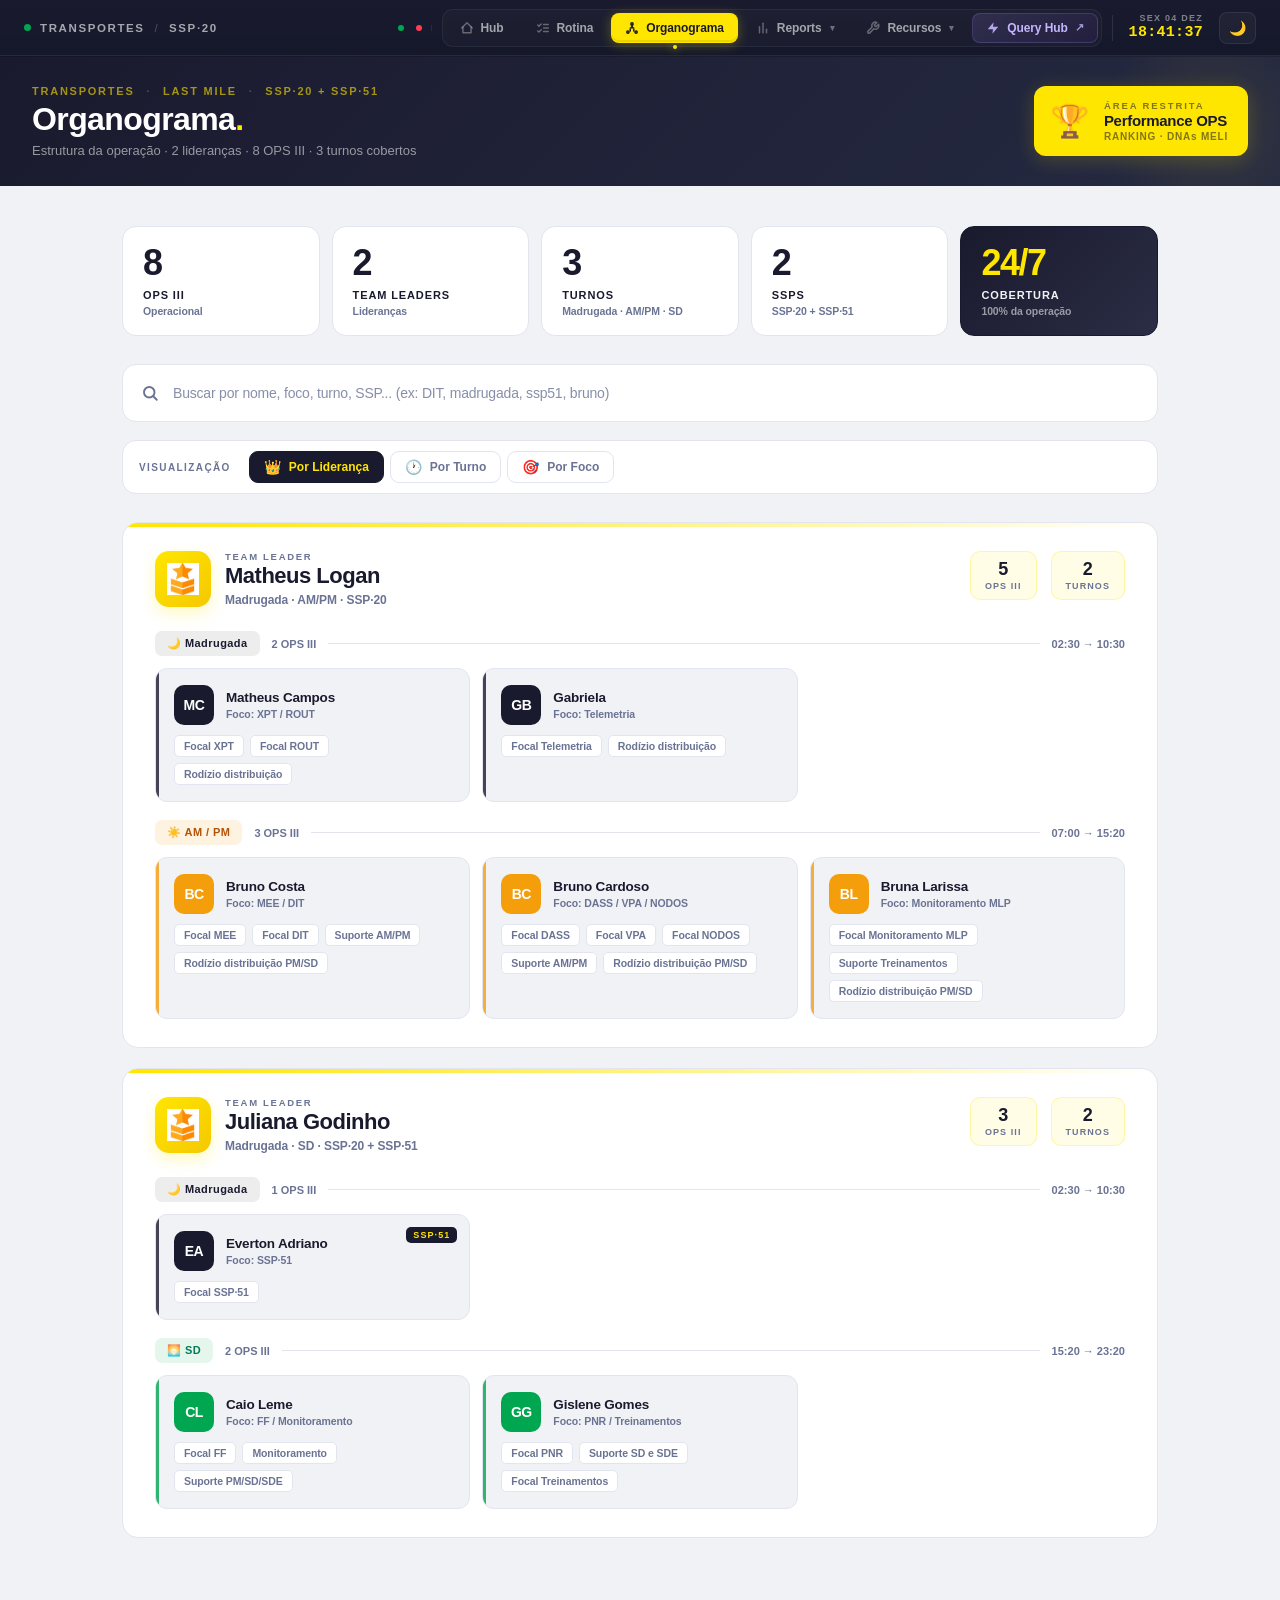
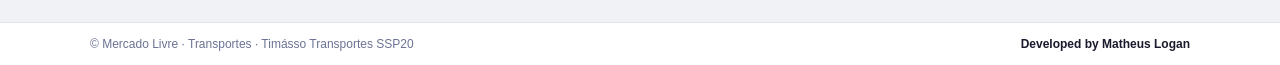
<file: madrugadao.html>
<!DOCTYPE html>
<html lang="pt-BR" data-theme="light">
<head>
  <meta charset="UTF-8"/>
<meta name="robots" content="noindex,nofollow,noarchive,nosnippet"/>
<meta http-equiv="X-Frame-Options" content="DENY"/>
<meta http-equiv="Content-Security-Policy" content="default-src 'self'; script-src 'self' 'unsafe-inline' 'unsafe-eval' https://cdn.jsdelivr.net; style-src 'self' 'unsafe-inline' https://fonts.googleapis.com; font-src 'self' https://fonts.gstatic.com; img-src 'self' data:; connect-src 'self' https://*.firebaseio.com https://*.googleapis.com; frame-ancestors 'none';"/>
<meta name="referrer" content="no-referrer"/>
  <meta name="viewport" content="width=device-width, initial-scale=1.0"/>
  <link rel="icon" type="image/x-icon" href="/rotina-transportes/favicon.ico"/>
  <title>Organograma — Timásso Transportes</title>
  <link href="https://fonts.googleapis.com/css2?family=Inter:wght@400;500;600;700;800&display=swap" rel="stylesheet"/>
  <style>
    *, *::before, *::after { box-sizing: border-box; margin: 0; padding: 0; }
    :root {
      --yellow: #FFE600; --navy: #1A1A2E; --font: 'Inter', sans-serif;
      --bg: #F0F2F5; --surface: #FFFFFF; --text: #1A1A2E;
      --muted: #6B7394; --border: #E2E5EF;
      --green: #00A650; --blue: #3483FA; --purple: #7C3AED;
      --radius: 10px; --radius-lg: 16px;
    }
    [data-theme="dark"] {
      --bg: #0D1117; --surface: #161B27; --text: #E8EAF2;
      --muted: #6B7394; --border: #252D3D;
    }
    body { font-family: var(--font); background: var(--bg); color: var(--text); min-height: 100vh; transition: background .2s; }

    /* TOPBAR */
    .topbar { background: linear-gradient(180deg, var(--navy) 0%, #14182A 100%); height: 56px; display: flex; align-items: center; padding: 0 1.5rem; gap: 14px; position: sticky; top: 0; z-index: 100; border-bottom: 1px solid rgba(255,230,0,.08); box-shadow: 0 1px 0 rgba(0,0,0,.2); }
    [data-theme="dark"] .topbar { background: linear-gradient(180deg, #0A0D17 0%, #06080F 100%); }

    /* Left cluster */
    .topbar-left { display: flex; align-items: center; gap: 14px; }
    .topbar-status { display: flex; align-items: center; gap: 9px; }
    .status-dot-live { width: 7px; height: 7px; border-radius: 50%; background: var(--green); box-shadow: 0 0 0 0 rgba(74,222,128,.5); animation: livePulse 2.2s infinite; }
    @keyframes livePulse { 0% { box-shadow: 0 0 0 0 rgba(74,222,128,.5); } 70% { box-shadow: 0 0 0 6px rgba(74,222,128,0); } 100% { box-shadow: 0 0 0 0 rgba(74,222,128,0); } }
    .status-text { font-size: 11.5px; font-weight: 700; letter-spacing: .14em; color: rgba(255,255,255,.62); text-transform: uppercase; font-variant-numeric: tabular-nums; }
    .status-sep { margin: 0 5px; color: rgba(255,255,255,.25); font-weight: 400; }
    .topbar-vsep { width: 1px; height: 26px; background: rgba(255,255,255,.1); flex-shrink: 0; }

    /* Right cluster */
    .topbar-right { margin-left: auto; display: flex; align-items: center; gap: 10px; }
    .online-cluster { display: flex; align-items: center; gap: 6px; padding-right: 6px; border-right: 1px solid rgba(255,255,255,.08); }
    .online-badge { display: flex; align-items: center; justify-content: center; padding: 0 3px; cursor: help; }
    .online-dot { width: 6px; height: 6px; border-radius: 50%; background: var(--green); }

    /* Nav cluster */
    .topbar-nav { display: flex; align-items: center; gap: 4px; padding: 3px; background: rgba(255,255,255,.025); border: 1px solid rgba(255,255,255,.05); border-radius: 11px; }

    /* Nav buttons - polished */
    .topbar-nav-link { display: inline-flex; align-items: center; gap: 7px; padding: 7px 13px; font-family: var(--font); font-size: 12px; font-weight: 700; color: rgba(255,255,255,.6); text-decoration: none; border-radius: 8px; background: transparent; border: 1px solid transparent; transition: all .22s cubic-bezier(.4,0,.2,1); letter-spacing: -.1px; position: relative; }
    .topbar-nav-link svg { width: 14px; height: 14px; opacity: .55; transition: opacity .2s, transform .2s; flex-shrink: 0; }
    .topbar-nav-link:hover { background: rgba(255,255,255,.06); color: rgba(255,255,255,.95); transform: translateY(-1px); }
    .topbar-nav-link:hover svg { opacity: 1; transform: scale(1.08); }
    .topbar-nav-link.active { background: var(--yellow); color: var(--navy); box-shadow: 0 2px 12px rgba(255,230,0,.28), inset 0 -2px 0 rgba(0,0,0,.08); }
    .topbar-nav-link.active svg { opacity: 1; }
    .topbar-nav-link.active::after { content: ''; position: absolute; bottom: -7px; left: 50%; transform: translateX(-50%); width: 4px; height: 4px; border-radius: 50%; background: var(--yellow); box-shadow: 0 0 10px rgba(255,230,0,.7); }

    /* Query Hub - purple gradient style */
    .query-hub-link { background: linear-gradient(135deg, rgba(167,139,250,.14), rgba(124,58,237,.08)) !important; border: 1px solid rgba(167,139,250,.22) !important; color: #c4b5fd !important; }
    .query-hub-link svg { color: #c4b5fd; opacity: .9 !important; }
    .query-hub-link:hover { background: linear-gradient(135deg, rgba(167,139,250,.24), rgba(124,58,237,.16)) !important; border-color: rgba(167,139,250,.45) !important; color: #ddd6fe !important; box-shadow: 0 4px 16px rgba(167,139,250,.25); transform: translateY(-1px); }
    .qh-arrow { display: inline-block; font-size: 11px; transition: transform .2s; opacity: .8; }
    .query-hub-link:hover .qh-arrow { transform: translate(2px, -2px); opacity: 1; }

    /* Reports dropdown - same family as nav buttons */
    .topbar-dropdown { position: relative; }
    .topbar-dropdown-btn { display: inline-flex; align-items: center; gap: 7px; padding: 7px 13px; font-family: var(--font); font-size: 12px; font-weight: 700; color: rgba(255,255,255,.6); background: transparent; border: 1px solid transparent; border-radius: 8px; cursor: pointer; transition: all .22s cubic-bezier(.4,0,.2,1); letter-spacing: -.1px; }
    .topbar-dropdown-btn svg { width: 14px; height: 14px; opacity: .55; transition: opacity .2s, transform .2s; flex-shrink: 0; }
    .topbar-dropdown-btn .chevron { font-size: 9px; opacity: .6; transition: transform .2s; margin-left: 1px; }
    .topbar-dropdown-btn:hover { background: rgba(255,255,255,.06); color: rgba(255,255,255,.95); transform: translateY(-1px); }
    .topbar-dropdown-btn:hover svg { opacity: 1; transform: scale(1.08); }
    .topbar-dropdown-btn.open { background: rgba(255,230,0,.1); color: var(--yellow); border-color: rgba(255,230,0,.25); }
    .topbar-dropdown-btn.open svg { opacity: 1; }
    .topbar-dropdown-btn.open .chevron { transform: rotate(180deg); opacity: 1; }
  /* topbar-dropdown-item link colors */
  a.topbar-dropdown-item:link,
  a.topbar-dropdown-item:visited { color: rgba(255,255,255,.75); }
  a.topbar-dropdown-item:hover { color: var(--yellow); }
  /* Active link states — !important pra garantir prioridade */
  .topbar-dropdown-btn.active-link { background: rgba(255,230,0,.12) !important; color: var(--yellow) !important; border-color: rgba(255,230,0,.3) !important; }
  .topbar-dropdown-btn.active-link svg { opacity: 1 !important; }
  .topbar-nav-link.active-link { background: rgba(255,230,0,.12) !important; color: var(--yellow) !important; border-color: rgba(255,230,0,.3) !important; }
  .topbar-nav-link.active-link svg { opacity: 1 !important; }
  a.topbar-dropdown-item.active-link:link,
  a.topbar-dropdown-item.active-link:visited { background: rgba(255,230,0,.08) !important; color: var(--yellow) !important; font-weight: 800; }

    .topbar-dropdown-menu { display: none; position: absolute; top: calc(100% + 9px); right: 0; background: linear-gradient(180deg, #131826 0%, #0E1320 100%); border: 1px solid rgba(255,255,255,.1); border-radius: 10px; min-width: 170px; overflow: hidden; box-shadow: 0 14px 40px rgba(0,0,0,.5), 0 0 0 1px rgba(255,230,0,.05); z-index: 999; }
    .topbar-dropdown-menu.open { display: block; animation: menuFade .15s ease-out; }
    @keyframes menuFade { from { opacity: 0; transform: translateY(-4px); } to { opacity: 1; transform: translateY(0); } }
    .topbar-dropdown-item { display: flex; align-items: center; gap: 10px; padding: 11px 15px; font-size: 11.5px; font-weight: 600; color: rgba(255,255,255,.7); text-decoration: none; transition: background .15s, color .15s; white-space: nowrap; }
    .topbar-dropdown-item:hover { background: rgba(255,230,0,.08); color: var(--yellow); }
    .topbar-dropdown-item .item-dot { width: 7px; height: 7px; border-radius: 50%; flex-shrink: 0; box-shadow: 0 0 0 2px rgba(255,255,255,.06); }

    /* Clock block */
    .clock-block { display: flex; flex-direction: column; align-items: flex-end; line-height: 1.05; gap: 2px; padding: 0 6px; }
    .clock-date { font-size: 9px; font-weight: 800; letter-spacing: .14em; color: rgba(255,255,255,.45); text-transform: uppercase; font-variant-numeric: tabular-nums; }
    .clock-topbar { font-size: 15px; font-weight: 800; color: var(--yellow); letter-spacing: .02em; font-family: ui-monospace, 'SF Mono', Menlo, monospace; font-variant-numeric: tabular-nums; }

    /* Theme btn */
    .theme-btn { background: rgba(255,255,255,.04); border: 1px solid rgba(255,255,255,.08); border-radius: 8px; padding: 7px 9px; font-size: 14px; cursor: pointer; transition: all .2s; display: flex; align-items: center; justify-content: center; }
    .theme-btn:hover { background: rgba(255,230,0,.1); border-color: rgba(255,230,0,.25); transform: translateY(-1px); }
    .topbar-sep { width: 1px; height: 16px; background: rgba(255,255,255,.1); }
    .topbar-section { font-size: 11px; font-weight: 500; color: rgba(255,255,255,.4); }



    /* HEADER */
    .header {
      background: linear-gradient(135deg, var(--navy) 0%, #252A42 100%);
      padding: 0 2rem;
      position: relative;
      overflow: hidden;
    }
    .header::before {
      content: '';
      position: absolute; top: -40px; right: -40px;
      width: 220px; height: 220px;
      background: radial-gradient(circle, rgba(255,230,0,.08) 0%, transparent 70%);
      pointer-events: none;
    }
    .header-inner { max-width: 1280px; margin: 0 auto; min-height: 130px; display: flex; align-items: center; gap: 24px; padding: 18px 0; position: relative; }
    .brand-block { display: flex; align-items: center; gap: 18px; flex: 0 0 auto; }
    .ml-logo-wrap { background: #fff; border-radius: 10px; padding: 5px 9px; display: flex; align-items: center; box-shadow: 0 2px 8px rgba(0,0,0,.18); }
    .ml-logo-img { height: 32px; width: auto; display: block; }
    .brand-vsep { width: 1px; height: 70px; background: rgba(255,255,255,.15); }
    .header-eyebrow { font-size: 11px; font-weight: 700; text-transform: uppercase; letter-spacing: .16em; color: rgba(255,230,0,.6); margin-bottom: 6px; font-variant-numeric: tabular-nums; }
    .header-title { font-size: 32px; font-weight: 800; color: #fff; letter-spacing: -.6px; line-height: 1; margin-bottom: 8px; }
    .header-title span { color: var(--yellow); }
    .header-sub { font-size: 13px; color: rgba(255,255,255,.55); font-weight: 500; }
    .header-actions { margin-left: auto; display: flex; align-items: center; gap: 14px; }
    .perf-card {
      display: flex; align-items: center; gap: 14px;
      background: var(--yellow); color: var(--navy);
      border: none; border-radius: 12px; padding: 14px 20px 14px 16px;
      font-family: var(--font); font-size: 14px; font-weight: 700;
      cursor: pointer; transition: transform .15s, box-shadow .15s; text-decoration: none;
      box-shadow: 0 4px 20px rgba(255,230,0,.18);
    }
    .perf-card:hover { transform: translateY(-1px); box-shadow: 0 6px 24px rgba(255,230,0,.28); }
    .perf-card-emoji { font-size: 32px; line-height: 1; }
    .perf-card-text { display: flex; flex-direction: column; align-items: flex-start; gap: 1px; }
    .perf-card-label { font-size: 9.5px; font-weight: 700; letter-spacing: .2em; color: rgba(26,26,46,.55); text-transform: uppercase; }
    .perf-card-name { font-size: 15px; font-weight: 800; letter-spacing: -.3px; }
    .perf-card-hint { font-size: 10px; font-weight: 700; letter-spacing: .08em; color: rgba(26,26,46,.55); font-variant-numeric: tabular-nums; margin-top: 1px; }

    .team-stat { display: flex; flex-direction: column; align-items: flex-end; padding-right: 18px; border-right: 1px solid rgba(255,255,255,.12); }
    .team-stat-val { font-size: 40px; font-weight: 800; color: #fff; line-height: 1; letter-spacing: -1.2px; font-variant-numeric: tabular-nums; }
    .team-stat-lbl { font-size: 9.5px; font-weight: 700; letter-spacing: .18em; color: rgba(255,230,0,.55); text-transform: uppercase; margin-top: 4px; }

    /* WRAPPER */
    .wrapper { max-width: 1100px; margin: 0 auto; padding: 2.5rem 2rem 4rem; }

    /* STATS STRIP — refined */
    .stats-strip {
      display: grid;
      grid-template-columns: repeat(4, 1fr);
      gap: 14px;
      margin-bottom: 2.5rem;
    }
    .stat-chip {
      background: var(--surface);
      border: 1px solid var(--border);
      border-radius: var(--radius-lg);
      padding: 16px 18px;
      display: flex;
      flex-direction: column;
      gap: 10px;
      position: relative;
      overflow: hidden;
      transition: all .2s;
    }
    .stat-chip:hover { transform: translateY(-1px); box-shadow: 0 4px 14px rgba(0,0,0,.06); }
    [data-theme="dark"] .stat-chip:hover { box-shadow: 0 4px 14px rgba(0,0,0,.4); }
    .stat-chip::after {
      content: '';
      position: absolute; right: -20px; top: -20px;
      width: 80px; height: 80px;
      border-radius: 50%;
      opacity: .08;
      pointer-events: none;
    }
    .stat-chip.c-yellow::after { background: #F5C518; }
    .stat-chip.c-blue::after   { background: var(--blue); }
    .stat-chip.c-purple::after { background: var(--purple); }
    .stat-chip.c-green::after  { background: var(--green); }
    .stat-chip-head { display: flex; align-items: center; justify-content: space-between; gap: 8px; position: relative; z-index: 1; }
    .stat-chip-icon {
      width: 32px; height: 32px;
      border-radius: 9px;
      display: flex; align-items: center; justify-content: center;
      font-size: 16px;
      flex-shrink: 0;
    }
    .stat-chip-trend { font-size: 9.5px; font-weight: 800; letter-spacing: .12em; color: var(--muted); text-transform: uppercase; }
    .stat-chip-val { font-size: 32px; font-weight: 800; color: var(--text); line-height: 1; letter-spacing: -1px; font-variant-numeric: tabular-nums; position: relative; z-index: 1; }
    .stat-chip-lbl { font-size: 11.5px; font-weight: 600; color: var(--muted); position: relative; z-index: 1; }

    /* SECTION */
    .section-label {
      font-size: 10px; font-weight: 700; text-transform: uppercase;
      letter-spacing: .16em; color: var(--muted);
      margin-bottom: 14px;
      display: flex; align-items: center; gap: 10px;
    }
    .section-label::after { content: ''; flex: 1; height: 1px; background: var(--border); }

    /* TL ROW */
    .tl-row {
      display: grid;
      grid-template-columns: 1fr 1fr;
      gap: 20px;
      margin-bottom: 2.5rem;
    }

    .tl-card {
      background: var(--surface);
      border: 1px solid var(--border);
      border-radius: var(--radius-lg);
      overflow: hidden;
      cursor: pointer;
      transition: all .25s cubic-bezier(.4,0,.2,1);
      position: relative;
    }
    .tl-card:hover { box-shadow: 0 12px 36px rgba(0,0,0,.1); transform: translateY(-2px); border-color: rgba(255,230,0,.3); }
    .tl-card.open { box-shadow: 0 8px 28px rgba(0,0,0,.12); border-color: rgba(255,230,0,.4); }

    .tl-card-band {
      height: 4px;
      background: linear-gradient(90deg, var(--yellow), #FFB800);
    }
    .tl-card.shift-am .tl-card-band {
      background: linear-gradient(90deg, var(--purple), #5B21B6);
    }

    .tl-card-body {
      padding: 22px 22px 16px;
      display: flex;
      align-items: flex-start;
      gap: 16px;
    }

    .tl-avatar {
      width: 60px; height: 60px;
      border-radius: 16px;
      background: linear-gradient(135deg, #FFE600, #FFB800);
      display: flex; align-items: center; justify-content: center;
      flex-shrink: 0;
      box-shadow: 0 4px 14px rgba(255,230,0,.25);
    }
    .tl-card.shift-am .tl-avatar {
      background: linear-gradient(135deg, #C4B5FD, var(--purple));
      box-shadow: 0 4px 14px rgba(124,58,237,.25);
    }
    .tl-avatar img { width: 36px; height: 36px; object-fit: contain; }

    .tl-info { flex: 1; min-width: 0; }
    .tl-role-top {
      display: flex; align-items: center; gap: 6px;
      font-size: 9.5px; font-weight: 800; text-transform: uppercase; letter-spacing: .14em;
      color: var(--muted); margin-bottom: 5px;
    }
    .tl-role-top::before {
      content: ''; display: block;
      width: 14px; height: 1px; background: var(--border);
    }
    .tl-name { font-size: 18px; font-weight: 800; color: var(--text); letter-spacing: -.4px; line-height: 1.1; margin-bottom: 8px; }
    .tl-badges { display: flex; gap: 6px; flex-wrap: wrap; }
    .tl-badge {
      display: inline-flex; align-items: center; gap: 5px;
      font-size: 10px; font-weight: 800; text-transform: uppercase; letter-spacing: .1em;
      padding: 4px 10px; border-radius: 6px;
    }
    .tl-badge.shift-madrugada { background: rgba(26,26,46,.07); color: var(--navy); }
    .tl-badge.shift-am { background: rgba(124,58,237,.1); color: var(--purple); }
    .tl-badge.team-count { background: rgba(255,230,0,.14); color: #8A6200; }
    [data-theme="dark"] .tl-badge.shift-madrugada { background: rgba(255,255,255,.08); color: rgba(255,255,255,.7); }
    [data-theme="dark"] .tl-badge.team-count { background: rgba(255,230,0,.1); color: var(--yellow); }
    .tl-badge.shift-am.tl-badge-am-icon::before { content: '☀️'; }
    .tl-badge.shift-madrugada::before { content: '🌙'; }
    .tl-badge.team-count::before { content: '👥'; }

    .tl-expand-hint {
      font-size: 11px; font-weight: 700; color: var(--muted);
      display: flex; align-items: center; justify-content: space-between;
      padding: 12px 22px;
      border-top: 1px solid var(--border);
      background: var(--bg);
      transition: background .15s;
    }
    .tl-card:hover .tl-expand-hint { background: rgba(255,230,0,.06); color: var(--text); }
    .tl-card.open .tl-expand-hint { background: rgba(255,230,0,.08); color: var(--text); }
    .tl-expand-chevron { font-size: 11px; transition: transform .2s; }
    .tl-card.open .tl-expand-chevron { transform: rotate(180deg); }

    /* TEAM PANEL */
    .team-panel { display: none; }
    .team-panel.open { display: block; }

    .shift-block { margin-bottom: 2rem; }

    .shift-header {
      display: flex; align-items: center; gap: 10px;
      margin-bottom: 14px;
    }
    .shift-pill {
      font-size: 11px; font-weight: 700; text-transform: uppercase;
      letter-spacing: .1em; padding: 4px 14px; border-radius: 20px;
    }
    .shift-pill.madrugada { background: rgba(26,26,46,.08); color: var(--navy); }
    [data-theme="dark"] .shift-pill.madrugada { background: rgba(255,255,255,.08); color: rgba(255,255,255,.7); }
    .shift-pill.am { background: rgba(52,131,250,.1); color: var(--blue); }
    .shift-line { flex: 1; height: 1px; background: var(--border); }

    .member-grid {
      display: grid;
      grid-template-columns: repeat(auto-fill, minmax(290px, 1fr));
      gap: 14px;
    }

    .member-card {
      background: var(--surface);
      border: 1px solid var(--border);
      border-radius: var(--radius-lg);
      overflow: hidden;
      transition: all .2s;
      position: relative;
    }
    .member-card::before {
      content: '';
      position: absolute; left: 0; top: 0; bottom: 0;
      width: 4px;
      background: var(--navy);
      transition: background .2s;
    }
    .member-card.shift-am::before { background: var(--purple); }
    .member-card:hover { box-shadow: 0 6px 22px rgba(0,0,0,.08); transform: translateY(-1px); border-color: rgba(26,26,46,.15); }
    [data-theme="dark"] .member-card:hover { border-color: rgba(255,255,255,.15); box-shadow: 0 6px 22px rgba(0,0,0,.35); }

    .member-card-top {
      padding: 16px 16px 14px 18px;
      display: flex;
      align-items: center;
      gap: 12px;
      border-bottom: 1px solid var(--border);
    }

    .member-avatar {
      width: 42px; height: 42px;
      border-radius: 11px;
      background: linear-gradient(135deg, #EBF2FE, #C7DCFF);
      display: flex; align-items: center; justify-content: center;
      font-size: 13px; font-weight: 800; color: var(--blue);
      flex-shrink: 0;
      letter-spacing: -.3px;
    }
    .member-avatar.am { background: linear-gradient(135deg, #F3E8FF, #DDD0FF); color: var(--purple); }

    .member-info { flex: 1; min-width: 0; }
    .member-name { font-size: 13.5px; font-weight: 800; color: var(--text); letter-spacing: -.2px; line-height: 1.2; }
    .member-role { font-size: 11px; color: var(--muted); margin-top: 2px; font-weight: 500; }
    .member-badge {
      font-size: 9px; font-weight: 800; text-transform: uppercase; letter-spacing: .1em;
      padding: 4px 8px; border-radius: 6px;
      flex-shrink: 0;
    }
    .member-badge.madrugada { background: rgba(26,26,46,.07); color: var(--navy); }
    .member-badge.am { background: rgba(124,58,237,.1); color: var(--purple); }
    [data-theme="dark"] .member-badge.madrugada { background: rgba(255,255,255,.07); color: rgba(255,255,255,.6); }

    .member-tasks { padding: 12px 14px 14px 18px; display: flex; flex-direction: column; gap: 6px; }
    .member-tasks-lbl { font-size: 9px; font-weight: 800; text-transform: uppercase; letter-spacing: .14em; color: var(--muted); margin-bottom: 2px; }

    .task-chip {
      display: flex; align-items: center; gap: 8px;
      font-size: 11.5px; font-weight: 600; color: var(--text);
      padding: 7px 11px;
      background: var(--bg);
      border-radius: 7px;
      border: 1px solid transparent;
      transition: border-color .15s;
    }
    .task-chip:hover { border-color: var(--border); }
    .task-chip::before {
      content: '';
      width: 5px; height: 5px;
      border-radius: 50%;
      background: var(--blue);
      flex-shrink: 0;
    }
    .member-card.shift-am .task-chip::before { background: var(--purple); }

    /* PASSWORD MODAL */
    .pwd-overlay { display: none; position: fixed; inset: 0; background: rgba(0,0,0,.55); z-index: 400; align-items: center; justify-content: center; padding: 1rem; }
    .pwd-overlay.open { display: flex; }
    .pwd-box { background: var(--surface); border: 1px solid var(--border); border-radius: var(--radius-lg); padding: 32px; width: 100%; max-width: 360px; text-align: center; }
    .pwd-icon { font-size: 40px; margin-bottom: 14px; }
    .pwd-title { font-size: 18px; font-weight: 800; color: var(--text); margin-bottom: 4px; }
    .pwd-sub { font-size: 12px; color: var(--muted); margin-bottom: 22px; line-height: 1.5; }
    .pwd-input { width: 100%; background: var(--bg); border: 1px solid var(--border); border-radius: var(--radius); padding: 11px 14px; font-family: var(--font); font-size: 15px; color: var(--text); outline: none; text-align: center; letter-spacing: .15em; margin-bottom: 8px; transition: border-color .15s; }
    .pwd-input:focus { border-color: var(--blue); }
    .pwd-error { font-size: 12px; color: #E3262F; margin-bottom: 10px; min-height: 16px; }
    .pwd-submit { width: 100%; background: var(--navy); color: var(--yellow); border: none; border-radius: var(--radius); padding: 12px; font-family: var(--font); font-size: 14px; font-weight: 700; cursor: pointer; transition: opacity .15s; }
    .pwd-submit:hover { opacity: .88; }
    .pwd-cancel { font-size: 12px; color: var(--muted); margin-top: 12px; cursor: pointer; display: block; }

    footer { background: var(--surface); border-top: 1px solid var(--border); padding: 14px 2rem; }
    .footer-inner { max-width: 1100px; margin: 0 auto; display: flex; align-items: center; justify-content: space-between; }
    .footer-left { font-size: 12px; color: var(--muted); }

    @media (max-width: 768px) {
      .tl-row { grid-template-columns: 1fr; }
      .stats-strip { grid-template-columns: repeat(2, 1fr); }
      .stat-chip { padding: 14px 14px; }
      .stat-chip-val { font-size: 26px; }
      .member-grid { grid-template-columns: 1fr; }
      .topbar { padding: 0 1rem; }
      .topbar-sep, .topbar-section { display: none; }
      .wrapper { padding: 1.5rem 1rem 3rem; }
      .header { padding: 0 1rem; }
      .header-inner { flex-direction: column !important; align-items: stretch !important; min-height: auto !important; padding: 18px 0 16px !important; gap: 14px; }
      .brand-block { gap: 12px; }
      .header-title { font-size: 24px; }
      .header-actions { width: 100%; justify-content: space-between; gap: 10px; }
      .team-stat { padding-right: 14px; }
      .team-stat-val { font-size: 32px; }
      .perf-card { padding: 11px 14px 11px 12px; }
      .perf-card-emoji { font-size: 26px; }
      .perf-card-name { font-size: 13px; }
      .tl-card-body { padding: 18px 16px 14px; }
      .tl-avatar { width: 50px; height: 50px; }
      .tl-avatar img { width: 30px; height: 30px; }
      .tl-name { font-size: 16px; }
    }
    /* ─── ORGANOGRAMA — REPAGINADO ─── */
    .header-title-dot { color: var(--yellow); }

    /* Search box (Quick filter) */
    .org-search {
      position: relative;
      display: flex;
      align-items: center;
      gap: 12px;
      background: var(--surface);
      border: 1px solid var(--border);
      border-radius: 14px;
      padding: 6px 16px 6px 50px;
      margin-bottom: 18px;
      transition: border-color .2s, box-shadow .2s;
    }
    .org-search:focus-within {
      border-color: var(--yellow);
      box-shadow: 0 0 0 4px rgba(255,230,0,.12);
    }
    .org-search-icon {
      position: absolute;
      left: 18px;
      width: 18px; height: 18px;
      color: var(--muted);
      pointer-events: none;
    }
    .org-search input {
      flex: 1;
      background: transparent;
      border: none;
      outline: none;
      padding: 14px 0;
      font-family: var(--font);
      font-size: 14px;
      font-weight: 600;
      color: var(--text);
      letter-spacing: -.2px;
    }
    .org-search input::placeholder { color: var(--muted); font-weight: 500; opacity: .8; }
    .org-search-clear {
      background: var(--bg);
      border: 1px solid var(--border);
      border-radius: 50%;
      width: 26px; height: 26px;
      color: var(--muted);
      cursor: pointer;
      font-size: 11px;
      display: flex;
      align-items: center;
      justify-content: center;
      transition: all .15s;
    }
    .org-search-clear:hover { background: var(--red); color: #fff; border-color: var(--red); }
    [data-theme="dark"] .org-search-clear { background: rgba(255,255,255,.05); }
    .org-search-count {
      font-size: 11px;
      font-weight: 800;
      color: var(--muted);
      letter-spacing: .04em;
      white-space: nowrap;
    }
    .org-search-count.active { color: var(--text); }

    /* Highlight matches */
    mark {
      background: rgba(255,230,0,.4);
      color: inherit;
      padding: 0 2px;
      border-radius: 3px;
      font-weight: 700;
    }
    [data-theme="dark"] mark { background: rgba(255,230,0,.3); color: var(--yellow); }


    /* KPI Strip */
    .org-kpis {
      display: grid;
      grid-template-columns: repeat(5, 1fr);
      gap: 12px;
      margin-bottom: 28px;
    }
    .org-kpi {
      background: var(--surface);
      border: 1px solid var(--border);
      border-radius: 14px;
      padding: 18px 20px;
      position: relative;
      overflow: hidden;
      transition: transform .2s, box-shadow .2s;
    }
    .org-kpi:hover { transform: translateY(-2px); box-shadow: 0 8px 20px rgba(26,26,46,.08); }
    .org-kpi-val {
      font-size: 36px; font-weight: 900;
      color: var(--text);
      letter-spacing: -1.5px;
      line-height: 1;
      font-variant-numeric: tabular-nums;
    }
    .org-kpi-lbl {
      font-size: 11px; font-weight: 800;
      color: var(--text);
      text-transform: uppercase;
      letter-spacing: .08em;
      margin-top: 8px;
    }
    .org-kpi-foot {
      font-size: 10.5px; font-weight: 600;
      color: var(--muted);
      margin-top: 4px;
      letter-spacing: -.1px;
    }
    .org-kpi-accent {
      background: linear-gradient(135deg, var(--navy) 0%, #2A2D44 100%);
      border-color: var(--navy);
      color: #fff;
    }
    .org-kpi-accent .org-kpi-val { color: var(--yellow); }
    .org-kpi-accent .org-kpi-lbl { color: rgba(255,255,255,.95); }
    .org-kpi-accent .org-kpi-foot { color: rgba(255,255,255,.55); }
    [data-theme="dark"] .org-kpi-accent { background: linear-gradient(135deg, #14172B 0%, #1F2240 100%); }

    /* View Switcher */
    .view-switcher {
      display: flex;
      align-items: center;
      gap: 18px;
      background: var(--surface);
      border: 1px solid var(--border);
      border-radius: 14px;
      padding: 10px 16px;
      margin-bottom: 28px;
      flex-wrap: wrap;
    }
    .view-switcher-label {
      font-size: 10px; font-weight: 800;
      letter-spacing: .14em;
      color: var(--muted);
      text-transform: uppercase;
    }
    .view-pills { display: flex; gap: 6px; flex-wrap: wrap; }
    .view-pill {
      display: inline-flex;
      align-items: center;
      gap: 8px;
      background: transparent;
      border: 1px solid var(--border);
      border-radius: 9px;
      padding: 8px 14px;
      font-family: var(--font);
      font-size: 12px;
      font-weight: 700;
      color: var(--muted);
      cursor: pointer;
      transition: all .2s;
    }
    .view-pill:hover { color: var(--text); background: rgba(0,0,0,.03); }
    [data-theme="dark"] .view-pill:hover { background: rgba(255,255,255,.04); }
    .view-pill.active {
      background: var(--navy);
      color: var(--yellow);
      border-color: var(--navy);
    }
    [data-theme="dark"] .view-pill.active {
      background: var(--yellow);
      color: var(--navy);
      border-color: var(--yellow);
    }
    .view-pill-icon { font-size: 14px; line-height: 1; }

    /* Leadership View — TL hero card */
    .tl-section {
      background: var(--surface);
      border: 1px solid var(--border);
      border-radius: 16px;
      padding: 28px 32px;
      margin-bottom: 20px;
      position: relative;
      overflow: hidden;
    }
    .tl-section::before {
      content: '';
      position: absolute;
      top: 0; left: 0; right: 0;
      height: 4px;
      background: linear-gradient(90deg, var(--yellow) 0%, transparent 100%);
    }
    .tl-section-head {
      display: flex;
      align-items: flex-start;
      justify-content: space-between;
      gap: 18px;
      flex-wrap: wrap;
      margin-bottom: 24px;
    }
    .tl-section-info { display: flex; align-items: center; gap: 14px; }
    .tl-section-avatar {
      width: 56px; height: 56px;
      border-radius: 14px;
      background: linear-gradient(135deg, var(--yellow) 0%, #F5C800 100%);
      display: flex; align-items: center; justify-content: center;
      box-shadow: 0 6px 16px rgba(255,230,0,.25);
      flex-shrink: 0;
    }
    .tl-section-avatar img { width: 32px; height: 32px; }
    .tl-section-text { display: flex; flex-direction: column; gap: 2px; }
    .tl-section-eyebrow {
      font-size: 9.5px; font-weight: 800;
      letter-spacing: .18em;
      color: var(--muted);
      text-transform: uppercase;
    }
    .tl-section-name {
      font-size: 22px; font-weight: 900;
      color: var(--text);
      letter-spacing: -.5px;
      line-height: 1.1;
    }
    .tl-section-meta {
      font-size: 12px; font-weight: 600;
      color: var(--muted);
      margin-top: 2px;
      letter-spacing: -.1px;
    }
    .tl-section-stats {
      display: flex;
      gap: 14px;
      align-items: center;
    }
    .tl-stat {
      background: rgba(255,230,0,.1);
      border: 1px solid rgba(255,230,0,.3);
      border-radius: 10px;
      padding: 8px 14px;
      display: flex;
      flex-direction: column;
      align-items: center;
    }
    .tl-stat-val {
      font-size: 18px; font-weight: 900;
      color: var(--text);
      line-height: 1;
      font-variant-numeric: tabular-nums;
    }
    .tl-stat-lbl {
      font-size: 9px; font-weight: 800;
      color: var(--muted);
      letter-spacing: .12em;
      text-transform: uppercase;
      margin-top: 3px;
    }

    /* Shift groups inside TL section */
    .shift-group {
      margin-bottom: 18px;
    }
    .shift-group:last-child { margin-bottom: 0; }
    .shift-group-head {
      display: flex;
      align-items: center;
      gap: 12px;
      margin-bottom: 12px;
    }
    .shift-group-pill {
      display: inline-flex;
      align-items: center;
      gap: 8px;
      padding: 6px 12px;
      border-radius: 7px;
      font-size: 11px;
      font-weight: 800;
      letter-spacing: .04em;
    }
    .shift-group-pill.madrugada { background: rgba(26,26,46,.08); color: var(--navy); }
    [data-theme="dark"] .shift-group-pill.madrugada { background: rgba(255,255,255,.08); color: rgba(255,255,255,.8); }
    .shift-group-pill.am { background: rgba(245,158,11,.12); color: #B45309; }
    [data-theme="dark"] .shift-group-pill.am { background: rgba(245,158,11,.16); color: #FCD34D; }
    .shift-group-pill.ampm { background: rgba(245,158,11,.12); color: #B45309; }
    [data-theme="dark"] .shift-group-pill.ampm { background: rgba(245,158,11,.16); color: #FCD34D; }
    .shift-group-pill.pm { background: rgba(124,58,237,.1); color: var(--purple); }
    [data-theme="dark"] .shift-group-pill.pm { background: rgba(124,58,237,.16); color: #C4B5FD; }
    .shift-group-pill.sd { background: rgba(0,166,80,.1); color: #047857; }
    [data-theme="dark"] .shift-group-pill.sd { background: rgba(0,166,80,.16); color: #4ADE80; }
    .shift-group-count {
      font-size: 11px; font-weight: 700;
      color: var(--muted);
      font-variant-numeric: tabular-nums;
    }
    .shift-group-line {
      flex: 1;
      height: 1px;
      background: var(--border);
    }

    /* Member cards (new design) */
    .member-grid-new {
      display: grid;
      grid-template-columns: repeat(auto-fill, minmax(260px, 1fr));
      gap: 12px;
    }
    .member-card-new {
      background: var(--bg);
      border: 1px solid var(--border);
      border-radius: 12px;
      padding: 16px 18px;
      transition: all .2s;
      cursor: default;
      position: relative;
      overflow: hidden;
    }
    [data-theme="dark"] .member-card-new { background: rgba(255,255,255,.025); }
    .member-card-new::before {
      content: '';
      position: absolute;
      left: 0; top: 0; bottom: 0;
      width: 3px;
      background: var(--member-color, var(--yellow));
      opacity: .8;
    }
    .member-card-new:hover {
      transform: translateY(-2px);
      box-shadow: 0 8px 20px rgba(26,26,46,.06);
      border-color: var(--member-color, var(--border));
    }
    .member-card-new.madrugada { --member-color: var(--navy); }
    [data-theme="dark"] .member-card-new.madrugada { --member-color: var(--yellow); }
    .member-card-new.am { --member-color: #F59E0B; }
    .member-card-new.ampm { --member-color: #F59E0B; }
    .member-card-new.pm { --member-color: var(--purple); }
    .member-card-new.sd { --member-color: var(--green); }

    .member-card-head {
      display: flex;
      align-items: center;
      gap: 12px;
      margin-bottom: 10px;
    }
    .member-card-avatar {
      width: 40px; height: 40px;
      border-radius: 10px;
      background: var(--member-color, var(--navy));
      color: #fff;
      display: flex; align-items: center; justify-content: center;
      font-weight: 900;
      font-size: 14px;
      letter-spacing: -.5px;
      flex-shrink: 0;
    }
    .member-card-info { flex: 1; min-width: 0; }
    .member-card-name-new {
      font-size: 13.5px;
      font-weight: 800;
      color: var(--text);
      letter-spacing: -.2px;
      line-height: 1.2;
    }
    .member-card-role-new {
      font-size: 10.5px;
      color: var(--muted);
      font-weight: 600;
      margin-top: 1px;
      letter-spacing: -.1px;
    }
    .member-card-focal {
      display: inline-block;
      font-size: 10px;
      font-weight: 800;
      letter-spacing: .04em;
      color: var(--member-color, var(--navy));
      background: var(--surface);
      padding: 5px 9px;
      border-radius: 6px;
      border: 1px solid var(--border);
    }
    [data-theme="dark"] .member-card-focal { background: rgba(255,255,255,.04); }
    .member-card-badge {
      font-size: 9px; font-weight: 800;
      letter-spacing: .12em;
      text-transform: uppercase;
      padding: 3px 7px;
      border-radius: 5px;
      background: rgba(0,0,0,.05);
      color: var(--muted);
    }
    [data-theme="dark"] .member-card-badge { background: rgba(255,255,255,.05); }
    .member-card-tags {
      display: flex;
      flex-wrap: wrap;
      gap: 6px;
      margin-top: 8px;
    }
    .member-tag {
      font-size: 10.5px;
      font-weight: 700;
      padding: 4px 9px;
      border-radius: 5px;
      background: var(--surface);
      color: var(--muted);
      border: 1px solid var(--border);
      letter-spacing: -.1px;
    }
    [data-theme="dark"] .member-tag { background: rgba(255,255,255,.03); }
    .member-card-ssp51 {
      position: absolute;
      top: 12px;
      right: 12px;
      font-size: 9px;
      font-weight: 900;
      letter-spacing: .12em;
      color: var(--yellow);
      background: var(--navy);
      padding: 3px 7px;
      border-radius: 5px;
    }

    /* Shift View */
    .shift-grid {
      display: grid;
      grid-template-columns: repeat(auto-fit, minmax(280px, 1fr));
      gap: 18px;
    }
    .shift-column {
      background: var(--surface);
      border: 1px solid var(--border);
      border-radius: 16px;
      padding: 24px 22px;
      position: relative;
      overflow: hidden;
    }
    .shift-column::before {
      content: '';
      position: absolute;
      top: 0; left: 0; right: 0;
      height: 4px;
      background: var(--shift-color, var(--yellow));
    }
    .shift-column.madrugada { --shift-color: var(--navy); }
    [data-theme="dark"] .shift-column.madrugada { --shift-color: var(--yellow); }
    .shift-column.am { --shift-color: #F59E0B; }
    .shift-column.ampm { --shift-color: #F59E0B; }
    .shift-column.pm { --shift-color: var(--purple); }
    .shift-column.sd { --shift-color: var(--green); }
    .shift-column-head {
      display: flex;
      align-items: center;
      justify-content: space-between;
      margin-bottom: 18px;
    }
    .shift-column-title {
      font-size: 18px;
      font-weight: 900;
      color: var(--text);
      letter-spacing: -.4px;
      display: inline-flex;
      align-items: center;
      gap: 8px;
    }
    .shift-column-count {
      background: var(--shift-color, var(--yellow));
      color: #fff;
      font-size: 11px;
      font-weight: 900;
      padding: 4px 10px;
      border-radius: 6px;
      letter-spacing: .04em;
    }
    .shift-column.madrugada .shift-column-count { color: var(--yellow); }
    [data-theme="dark"] .shift-column.madrugada .shift-column-count { color: var(--navy); }
    .shift-column-hours {
      font-size: 10.5px;
      font-weight: 700;
      color: var(--muted);
      letter-spacing: -.1px;
      margin-bottom: 14px;
      font-variant-numeric: tabular-nums;
    }
    .shift-column-members {
      display: flex;
      flex-direction: column;
      gap: 10px;
    }

    /* Focus View */
    .focus-grid {
      display: grid;
      grid-template-columns: repeat(auto-fit, minmax(280px, 1fr));
      gap: 14px;
    }
    .focus-card {
      background: var(--surface);
      border: 1px solid var(--border);
      border-radius: 14px;
      padding: 20px 22px;
      position: relative;
      overflow: hidden;
    }
    .focus-card::before {
      content: '';
      position: absolute;
      top: 0; left: 0; right: 0;
      height: 3px;
      background: var(--focus-color, var(--yellow));
    }
    .focus-card-head {
      display: flex;
      align-items: center;
      justify-content: space-between;
      margin-bottom: 12px;
    }
    .focus-card-title {
      font-size: 14px;
      font-weight: 900;
      color: var(--text);
      letter-spacing: -.3px;
    }
    .focus-card-count {
      background: var(--focus-color, var(--yellow));
      color: #fff;
      font-size: 10px;
      font-weight: 900;
      padding: 3px 8px;
      border-radius: 5px;
      letter-spacing: .04em;
    }
    .focus-card-desc {
      font-size: 11.5px;
      color: var(--muted);
      font-weight: 500;
      line-height: 1.4;
      margin-bottom: 12px;
    }
    .focus-card-members {
      display: flex;
      flex-direction: column;
      gap: 8px;
    }
    .focus-member {
      display: flex;
      align-items: center;
      gap: 10px;
      padding: 8px 10px;
      background: var(--bg);
      border: 1px solid var(--border);
      border-radius: 8px;
    }
    [data-theme="dark"] .focus-member { background: rgba(255,255,255,.025); }
    .focus-member-avatar {
      width: 28px; height: 28px;
      border-radius: 7px;
      background: var(--focus-color, var(--navy));
      color: #fff;
      display: flex; align-items: center; justify-content: center;
      font-weight: 900;
      font-size: 10px;
      flex-shrink: 0;
      letter-spacing: -.3px;
    }
    .focus-member-info { flex: 1; min-width: 0; }
    .focus-member-name {
      font-size: 12px;
      font-weight: 800;
      color: var(--text);
      letter-spacing: -.2px;
      line-height: 1.1;
    }
    .focus-member-meta {
      font-size: 10px;
      font-weight: 600;
      color: var(--muted);
      margin-top: 2px;
    }

    /* Mobile */
    @media (max-width: 900px) {
      .org-kpis { grid-template-columns: repeat(2, 1fr); }
      .org-kpi-accent { grid-column: 1 / -1; }
      .org-kpi-val { font-size: 28px; }
      .tl-section { padding: 22px 18px; }
      .tl-section-head { flex-direction: column; align-items: flex-start; }
      .member-grid-new { grid-template-columns: 1fr; }
    }
    @media (max-width: 600px) {
      .view-switcher { padding: 10px; gap: 10px; }
      .view-switcher-label { display: none; }
      .view-pill { padding: 6px 11px; font-size: 11.5px; }
      .view-pill span:not(.view-pill-icon) { display: none; }
      .view-pill-icon { font-size: 16px; }
      .tl-section-stats .tl-stat { padding: 6px 10px; }
      .tl-stat-val { font-size: 14px; }
      .tl-stat-lbl { font-size: 8.5px; }
    }
  </style>
<script src="keyboard.js?v=20260628" defer></script>
<script src="toast.js?v=20260628" defer></script>
<script src="ssp-city.js?v=20260628" defer></script>
<script src="easter-eggs.js?v=20260628e" defer></script>
<link rel="stylesheet" href="mobile.css?v=20260628a">
</head>
<body>

<!-- TOPBAR -->
<div class="topbar">
  <div class="topbar-left">
    <div class="topbar-status">
      <span class="status-dot-live"></span>
      <span class="status-text">TRANSPORTES <span class="status-sep">/</span> <span id="status-ssp">SSP·20</span></span>
    </div>
  </div>
  <div class="topbar-right">
    <div class="online-cluster">
      <div class="online-badge" title="Sistema online"><div class="online-dot"></div></div>
      <div class="online-badge" title="Sincronizado"><div class="online-dot" id="sync-dot" style="background:#FF3D57;"></div></div>
    </div>
    <nav class="topbar-nav">
            <a href="index.html" class="topbar-nav-link">
        <svg viewBox="0 0 24 24" fill="none" stroke="currentColor" stroke-width="2.5" stroke-linecap="round" stroke-linejoin="round"><path d="M3 12L12 3l9 9"/><path d="M5 10v10h14V10"/></svg>
        <span>Hub</span>
      </a>

      <a href="rotina.html" class="topbar-nav-link">
        <svg viewBox="0 0 24 24" fill="none" stroke="currentColor" stroke-width="2.5" stroke-linecap="round" stroke-linejoin="round"><path d="M3 17l2 2 4-4"/><path d="M3 7l2 2 4-4"/><path d="M13 6h8"/><path d="M13 12h8"/><path d="M13 18h8"/></svg>
        <span>Rotina</span>
      </a>
      <a href="madrugadao.html" class="topbar-nav-link active">
        <svg viewBox="0 0 24 24" fill="none" stroke="currentColor" stroke-width="2.5" stroke-linecap="round" stroke-linejoin="round"><circle cx="12" cy="5" r="2"/><circle cx="5" cy="19" r="2"/><circle cx="19" cy="19" r="2"/><path d="M12 7v3a2 2 0 0 0 2 2h1"/><path d="M12 7v3a2 2 0 0 1-2 2H9"/><path d="M9 14v3"/><path d="M15 14v3"/></svg>
        <span>Organograma</span>
      </a>
      <div class="topbar-dropdown">
        <button class="topbar-dropdown-btn" id="reports-btn" onclick="toggleReportsMenu()">
          <svg viewBox="0 0 24 24" fill="none" stroke="currentColor" stroke-width="2.5" stroke-linecap="round" stroke-linejoin="round"><line x1="6" y1="20" x2="6" y2="10"/><line x1="12" y1="20" x2="12" y2="4"/><line x1="18" y1="20" x2="18" y2="14"/></svg>
          <span>Reports</span>
          <span class="chevron">▾</span>
        </button>
        <div class="topbar-dropdown-menu" id="reports-menu">
          <a href="analise-ops.html" class="topbar-dropdown-item">
            <span class="item-dot" style="background:#60a5fa;"></span>
            <span>Descont.</span>
          </a>
          <a href="dit-report.html" class="topbar-dropdown-item">
            <span class="item-dot" style="background:#f0b429;"></span>
            <span>DIT Report</span>
          </a>
          <a href="orh.html" class="topbar-dropdown-item">
            <span class="item-dot" style="background:#a78bfa;"></span>
            <span>ORH</span>
          </a>
</div>
      </div>
      <div class="topbar-dropdown">
        <button class="topbar-dropdown-btn" id="resources-btn" onclick="toggleResourcesMenu()">
          <svg viewBox="0 0 24 24" fill="none" stroke="currentColor" stroke-width="2.5" stroke-linecap="round" stroke-linejoin="round"><path d="M14.7 6.3a1 1 0 0 0 0 1.4l1.6 1.6a1 1 0 0 0 1.4 0l3.77-3.77a6 6 0 0 1-7.94 7.94l-6.91 6.91a2.12 2.12 0 0 1-3-3l6.91-6.91a6 6 0 0 1 7.94-7.94l-3.76 3.76z"/></svg>
          <span>Recursos</span>
          <span class="chevron">▾</span>
        </button>
        <div class="topbar-dropdown-menu" id="resources-menu">
          <a href="cidades.html" class="topbar-dropdown-item">
            <span class="item-dot" style="background:#16a34a;"></span>
            <span>Cidades por Rota</span>
          </a>
          <a href="produtos.html" class="topbar-dropdown-item">
            <span class="item-dot" style="background:#f59e0b;"></span>
            <span>Resumo de produtos</span>
          </a>
          <a href="volumosos.html" class="topbar-dropdown-item">
            <span class="item-dot" style="background:#3483FA;"></span>
            <span>Volumosos por Ciclo</span>
          </a>
        </div>
      </div>
      <a href="https://melissp20.github.io/MeliSSP20/" target="_blank" class="topbar-nav-link query-hub-link">
        <svg viewBox="0 0 24 24" fill="currentColor" stroke="none"><polygon points="13 2 3 14 12 14 11 22 21 10 12 10 13 2"/></svg>
        <span>Query Hub</span>
        <span class="qh-arrow">↗</span>
      </a>
    </nav>
    <div class="topbar-vsep"></div>
    <div class="clock-block">
      <span class="clock-date" id="clock-date">TER 23 JUN</span>
      <span class="clock-topbar" id="live-clock">00:00:00</span>
    </div>
    <button class="theme-btn" id="theme-btn" title="Alternar modo escuro">🌙</button>
  </div>
</div>

<!-- HEADER -->
<div class="header">
  <div class="header-inner">
    <div class="brand-block">
      <div>
        <div class="header-eyebrow">TRANSPORTES <span style="margin:0 7px;opacity:.45;">·</span> LAST MILE <span style="margin:0 7px;opacity:.45;">·</span> SSP·20 + SSP·51</div>
        <div class="header-title">Organograma<span class="header-title-dot">.</span></div>
        <div class="header-sub">Estrutura da operação · 2 lideranças · 8 OPS III · 3 turnos cobertos</div>
      </div>
    </div>
    <div class="header-actions">
      <button class="perf-card" onclick="openPwd()">
        <span class="perf-card-emoji">🏆</span>
        <span class="perf-card-text">
          <span class="perf-card-label">ÁREA RESTRITA</span>
          <span class="perf-card-name">Performance OPS</span>
          <span class="perf-card-hint">RANKING · DNAs MELI</span>
        </span>
      </button>
    </div>
  </div>
</div>

<div class="wrapper">

  <!-- KPI STRIP -->
  <div class="org-kpis">
    <div class="org-kpi">
      <div class="org-kpi-val">8</div>
      <div class="org-kpi-lbl">OPS III</div>
      <div class="org-kpi-foot">Operacional</div>
    </div>
    <div class="org-kpi">
      <div class="org-kpi-val">2</div>
      <div class="org-kpi-lbl">Team Leaders</div>
      <div class="org-kpi-foot">Lideranças</div>
    </div>
    <div class="org-kpi">
      <div class="org-kpi-val">3</div>
      <div class="org-kpi-lbl">Turnos</div>
      <div class="org-kpi-foot">Madrugada · AM/PM · SD</div>
    </div>
    <div class="org-kpi">
      <div class="org-kpi-val">2</div>
      <div class="org-kpi-lbl">SSPs</div>
      <div class="org-kpi-foot">SSP·20 + SSP·51</div>
    </div>
    <div class="org-kpi org-kpi-accent">
      <div class="org-kpi-val">24/7</div>
      <div class="org-kpi-lbl">Cobertura</div>
      <div class="org-kpi-foot">100% da operação</div>
    </div>
  </div>

  <!-- QUICK FILTER -->
  <div class="org-search">
    <svg class="org-search-icon" viewBox="0 0 24 24" fill="none" stroke="currentColor" stroke-width="2.5" stroke-linecap="round" stroke-linejoin="round"><circle cx="11" cy="11" r="7"/><line x1="21" y1="21" x2="16.65" y2="16.65"/></svg>
    <input type="text" id="org-filter" placeholder="Buscar por nome, foco, turno, SSP... (ex: DIT, madrugada, ssp51, bruno)" autocomplete="off"/>
    <button class="org-search-clear" id="org-clear" onclick="clearFilter()" style="display:none;">✕</button>
    <div class="org-search-count" id="org-count"></div>
  </div>

  <!-- VIEW SWITCHER -->
  <div class="view-switcher">
    <div class="view-switcher-label">Visualização</div>
    <div class="view-pills">
      <button class="view-pill active" data-view="leadership" onclick="setView('leadership')">
        <span class="view-pill-icon">👑</span>
        <span>Por Liderança</span>
      </button>
      <button class="view-pill" data-view="shift" onclick="setView('shift')">
        <span class="view-pill-icon">🕐</span>
        <span>Por Turno</span>
      </button>
      <button class="view-pill" data-view="focus" onclick="setView('focus')">
        <span class="view-pill-icon">🎯</span>
        <span>Por Foco</span>
      </button>
    </div>
  </div>

  <!-- DYNAMIC CONTENT -->
  <div id="org-content"></div>

</div>


<!-- PASSWORD MODAL -->
<div class="pwd-overlay" id="pwd-overlay">
  <div class="pwd-box">
    <div class="pwd-icon">🔐</div>
    <div class="pwd-title">Área Restrita</div>
    <div class="pwd-sub">Performance OPS é exclusivo ao líder.<br/>Digite a senha para continuar.</div>
    <input class="pwd-input" type="password" id="pwd-input" placeholder="••••••••" maxlength="20"/>
    <div class="pwd-error" id="pwd-error"></div>
    <button class="pwd-submit" onclick="checkPwd()">Entrar</button>
    <span class="pwd-cancel" onclick="closePwd()">Cancelar</span>
  </div>
</div>

<footer>
  <div class="footer-inner">
    <span class="footer-left">© Mercado Livre · Transportes · Timásso Transportes SSP20</span>
    <span class="footer-left" style="color:var(--text);font-weight:600;">Developed by Matheus Logan</span>
  </div>
</footer>

<script>
// Theme
const html = document.documentElement;
const tbtn = document.getElementById('theme-btn');
const saved = localStorage.getItem('theme') || 'light';
html.setAttribute('data-theme', saved);
tbtn.textContent = saved === 'dark' ? '☀️' : '🌙';
tbtn.addEventListener('click', () => {
  const next = html.getAttribute('data-theme') === 'dark' ? 'light' : 'dark';
  html.setAttribute('data-theme', next);
  tbtn.textContent = next === 'dark' ? '☀️' : '🌙';
  localStorage.setItem('theme', next);
});

// ─── TEAM DATA ───
const TEAM = [
  // Matheus team — Madrugada
  { id:'mc', initials:'MC', name:'Matheus Campos', tl:'ml', tlName:'Matheus Logan', shift:'madrugada', focal:'XPT / ROUT', tags:['Focal XPT','Focal ROUT','Rodízio distribuição'] },
  { id:'gb', initials:'GB', name:'Gabriela', tl:'ml', tlName:'Matheus Logan', shift:'madrugada', focal:'Telemetria', tags:['Focal Telemetria','Rodízio distribuição'] },
  // Matheus team — AM/PM
  { id:'bcosta', initials:'BC', name:'Bruno Costa', tl:'ml', tlName:'Matheus Logan', shift:'ampm', focal:'MEE / DIT', tags:['Focal MEE','Focal DIT','Suporte AM/PM','Rodízio distribuição PM/SD'] },
  { id:'bcard', initials:'BC', name:'Bruno Cardoso', tl:'ml', tlName:'Matheus Logan', shift:'ampm', focal:'DASS / VPA / NODOS', tags:['Focal DASS','Focal VPA','Focal NODOS','Suporte AM/PM','Rodízio distribuição PM/SD'] },
  { id:'bl', initials:'BL', name:'Bruna Larissa', tl:'ml', tlName:'Matheus Logan', shift:'ampm', focal:'Monitoramento MLP', tags:['Focal Monitoramento MLP','Suporte Treinamentos','Rodízio distribuição PM/SD'] },
  // Juliana team — Madrugada (SSP·51)
  { id:'ea', initials:'EA', name:'Everton Adriano', tl:'jg', tlName:'Juliana Godinho', shift:'madrugada', focal:'SSP·51', ssp:'SSP·51', tags:['Focal SSP·51'] },
  // Juliana team — SD
  { id:'cl', initials:'CL', name:'Caio Leme', tl:'jg', tlName:'Juliana Godinho', shift:'sd', focal:'FF / Monitoramento', tags:['Focal FF','Monitoramento','Suporte PM/SD/SDE'] },
  { id:'gg', initials:'GG', name:'Gislene Gomes', tl:'jg', tlName:'Juliana Godinho', shift:'sd', focal:'PNR / Treinamentos', tags:['Focal PNR','Suporte SD e SDE','Focal Treinamentos'] },
];

const TLS = [
  { id:'ml', name:'Matheus Logan', role:'Madrugada · AM/PM', ssp:'SSP·20', shifts:['madrugada','ampm'] },
  { id:'jg', name:'Juliana Godinho', role:'Madrugada · SD', ssp:'SSP·20 + SSP·51', shifts:['madrugada','sd'] },
];

const SHIFTS = [
  { id:'madrugada', label:'Madrugada', emoji:'🌙', hours:'02:30 → 10:30' },
  { id:'ampm', label:'AM / PM', emoji:'☀️', hours:'07:00 → 15:20' },
  { id:'sd', label:'SD', emoji:'🌅', hours:'15:20 → 23:20' },
];

const FOCUS_CATEGORIES = [
  { id:'dit', label:'DIT', icon:'📊', color:'#F0B429', desc:'Análise de pacotes em atraso (Delayed In Transit)', match: m => m.tags.some(t => t.includes('DIT')) },
  { id:'mee', label:'MEE', icon:'⚡', color:'#3483FA', desc:'Mercado Envios Extra — modal especial', match: m => m.tags.some(t => t.includes('MEE')) },
  { id:'nodos', label:'NODOS', icon:'🔗', color:'#7C3AED', desc:'Foco em malha intermediária de operação', match: m => m.tags.some(t => t.includes('NODOS')) },
  { id:'dass', label:'DASS / VPA', icon:'🎯', color:'#9333EA', desc:'Validações por amostragem e análise de dados', match: m => m.tags.some(t => t.includes('DASS') || t.includes('VPA')) },
  { id:'telemetria', label:'Telemetria', icon:'📡', color:'#16A34A', desc:'Monitoramento e tracking de operação', match: m => m.tags.some(t => t.includes('Telemetria')) },
  { id:'xpt', label:'XPT / ROUT', icon:'🚛', color:'#E3262F', desc:'Calibrações de rota e validações', match: m => m.tags.some(t => t.includes('XPT') || t.includes('ROUT')) },
  { id:'monit', label:'Monitoramento MLP', icon:'👀', color:'#0EA5E9', desc:'Monitoramento de parceiros logísticos', match: m => m.tags.some(t => t.includes('Monitoramento MLP')) },
  { id:'ff', label:'FF', icon:'🔄', color:'#06B6D4', desc:'Foco em FF', match: m => m.tags.some(t => t.includes('Focal FF')) },
  { id:'pnr', label:'PNR', icon:'📦', color:'#EC4899', desc:'Pacotes não recebidos / Pacotes não retirados', match: m => m.tags.some(t => t.includes('PNR')) },
  { id:'training', label:'Treinamentos', icon:'🎓', color:'#FB923C', desc:'Capacitação e treinamento de equipes', match: m => m.tags.some(t => t.includes('Treinamento')) },
  { id:'ssp51', label:'SSP·51', icon:'🏢', color:'#1A1A2E', desc:'Operação dedicada à facility SSP·51', match: m => m.tags.some(t => t.includes('SSP·51')) },
  { id:'support', label:'Suporte por turno', icon:'🤝', color:'#64748B', desc:'Apoio a operações específicas dentro do turno', match: m => m.tags.some(t => t.startsWith('Suporte')) },
];

// ─── RENDER FUNCTIONS ───
function memberCard(m, opts) {
  opts = opts || {};
  const shiftLabel = SHIFTS.find(s => s.id === m.shift)?.label || m.shift.toUpperCase();
  const ssp51 = m.ssp === 'SSP·51' ? `<span class="member-card-ssp51">SSP·51</span>` : '';
  const tags = opts.hideTags ? '' : `<div class="member-card-tags">${m.tags.map(t => `<span class="member-tag">${t}</span>`).join('')}</div>`;
  return `
    <div class="member-card-new ${m.shift}">
      ${ssp51}
      <div class="member-card-head">
        <div class="member-card-avatar">${m.initials}</div>
        <div class="member-card-info">
          <div class="member-card-name-new">${m.name}</div>
          <div class="member-card-role-new">${opts.subtitle || `Foco: ${m.focal}`}</div>
        </div>
        ${opts.badge ? `<div class="member-card-badge">${opts.badge}</div>` : ''}
      </div>
      ${tags}
    </div>
  `;
}

function viewLeadership() {
  let html = '';
  const filteredTeam = getFilteredTeam();
  for (const tl of TLS) {
    const members = filteredTeam.filter(m => m.tl === tl.id);
    if (currentFilter && members.length === 0) continue; // hide empty TL sections when filtering
    const byShift = {};
    members.forEach(m => { byShift[m.shift] = byShift[m.shift] || []; byShift[m.shift].push(m); });

    let shiftBlocks = '';
    for (const sh of SHIFTS) {
      if (!byShift[sh.id]) continue;
      const list = byShift[sh.id];
      shiftBlocks += `
        <div class="shift-group">
          <div class="shift-group-head">
            <span class="shift-group-pill ${sh.id}">${sh.emoji} ${sh.label}</span>
            <span class="shift-group-count">${list.length} ${list.length === 1 ? 'OPS III' : 'OPS III'}</span>
            <div class="shift-group-line"></div>
            <span class="shift-group-count">${sh.hours}</span>
          </div>
          <div class="member-grid-new">
            ${list.map(m => memberCard(m)).join('')}
          </div>
        </div>
      `;
    }

    const shiftPills = tl.shifts.map(s => {
      const sh = SHIFTS.find(x => x.id === s);
      return `<span class="shift-group-pill ${s}" style="font-size:9.5px;padding:4px 9px;">${sh.emoji} ${sh.label}</span>`;
    }).join(' ');

    html += `
      <div class="tl-section">
        <div class="tl-section-head">
          <div class="tl-section-info">
            <div class="tl-section-avatar"><img src="rank-leader.png" alt="TL"/></div>
            <div class="tl-section-text">
              <div class="tl-section-eyebrow">TEAM LEADER</div>
              <div class="tl-section-name">${tl.name}</div>
              <div class="tl-section-meta">${tl.role} · ${tl.ssp}</div>
            </div>
          </div>
          <div class="tl-section-stats">
            <div class="tl-stat">
              <div class="tl-stat-val">${members.length}</div>
              <div class="tl-stat-lbl">OPS III</div>
            </div>
            <div class="tl-stat">
              <div class="tl-stat-val">${tl.shifts.length}</div>
              <div class="tl-stat-lbl">Turnos</div>
            </div>
          </div>
        </div>
        ${shiftBlocks}
      </div>
    `;
  }
  if (currentFilter && !html) {
    html = '<div style="text-align:center;padding:60px 20px;color:var(--muted);"><div style="font-size:48px;margin-bottom:14px;">🔍</div><div style="font-size:18px;font-weight:800;color:var(--text);margin-bottom:6px;">Nenhum resultado pra "' + currentFilter + '"</div><div style="font-size:13px;">Tenta outro termo, ou ' + '<a href="#" onclick="clearFilter();return false;" style="color:var(--yellow);font-weight:700;text-decoration:underline;">limpa o filtro</a>.</div></div>';
  }
  return html;
}

function viewShift() {
  const filteredTeam = getFilteredTeam();
  const shifts = SHIFTS.filter(sh => filteredTeam.some(m => m.shift === sh.id));
  let html = '<div class="shift-grid">';
  for (const sh of shifts) {
    const members = filteredTeam.filter(m => m.shift === sh.id);
    html += `
      <div class="shift-column ${sh.id}">
        <div class="shift-column-head">
          <div class="shift-column-title">${sh.emoji} ${sh.label}</div>
          <div class="shift-column-count">${members.length}</div>
        </div>
        <div class="shift-column-hours">${sh.hours}</div>
        <div class="shift-column-members">
          ${members.map(m => memberCard(m, { subtitle: `${m.tlName} · ${m.focal}`, hideTags: true })).join('')}
        </div>
      </div>
    `;
  }
  html += '</div>';
  return html;
}

function viewFocus() {
  const filteredTeam = getFilteredTeam();
  let html = '<div class="focus-grid">';
  for (const cat of FOCUS_CATEGORIES) {
    const members = filteredTeam.filter(cat.match);
    if (members.length === 0) continue;
    html += `
      <div class="focus-card" style="--focus-color: ${cat.color};">
        <div class="focus-card-head">
          <div class="focus-card-title">${cat.icon} ${cat.label}</div>
          <div class="focus-card-count">${members.length}</div>
        </div>
        <div class="focus-card-desc">${cat.desc}</div>
        <div class="focus-card-members">
          ${members.map(m => `
            <div class="focus-member">
              <div class="focus-member-avatar" style="background:${cat.color};">${m.initials}</div>
              <div class="focus-member-info">
                <div class="focus-member-name">${m.name}</div>
                <div class="focus-member-meta">${SHIFTS.find(s => s.id === m.shift)?.label} · ${m.tlName}</div>
              </div>
            </div>
          `).join('')}
        </div>
      </div>
    `;
  }
  html += '</div>';
  return html;
}

let currentView = 'leadership';
let currentFilter = '';

function memberMatchesFilter(m, filter) {
  if (!filter) return true;
  const f = filter.toLowerCase();
  const shiftLabel = (SHIFTS.find(s => s.id === m.shift)?.label || '').toLowerCase();
  const tags = m.tags.join(' ').toLowerCase();
  return (
    m.name.toLowerCase().includes(f) ||
    m.initials.toLowerCase().includes(f) ||
    m.focal.toLowerCase().includes(f) ||
    m.tlName.toLowerCase().includes(f) ||
    shiftLabel.includes(f) ||
    tags.includes(f) ||
    (m.ssp || '').toLowerCase().includes(f) ||
    m.tl.toLowerCase().includes(f) ||
    m.shift.toLowerCase().includes(f)
  );
}

function getFilteredTeam() {
  if (!currentFilter) return TEAM;
  return TEAM.filter(m => memberMatchesFilter(m, currentFilter));
}

function highlightText(text, filter) {
  if (!filter) return text;
  const safe = filter.replace(/[.*+?^${}()|[\]\\]/g, '\\$&');
  return text.replace(new RegExp(`(${safe})`, 'gi'), '<mark>$1</mark>');
}

function setView(view) {
  currentView = view;
  document.querySelectorAll('.view-pill').forEach(p => p.classList.toggle('active', p.dataset.view === view));
  renderContent();
}

function renderContent() {
  const content = document.getElementById('org-content');
  let html = '';
  if (currentView === 'leadership') html = viewLeadership();
  else if (currentView === 'shift') html = viewShift();
  else if (currentView === 'focus') html = viewFocus();
  content.innerHTML = html;

  // Aplicar highlight em todas as ocorrências do filtro
  if (currentFilter) {
    const safe = currentFilter.replace(/[.*+?^${}()|[\]\\]/g, '\\$&');
    const regex = new RegExp(`(${safe})`, 'gi');
    content.querySelectorAll('.member-card-name-new, .member-card-role-new, .member-tag, .focus-member-name, .focus-member-meta').forEach(el => {
      const t = el.textContent;
      if (regex.test(t)) {
        el.innerHTML = t.replace(regex, '<mark>$1</mark>');
      }
    });
  }

  // Atualizar contagem
  const countEl = document.getElementById('org-count');
  const total = TEAM.length;
  const filtered = getFilteredTeam().length;
  if (countEl) {
    if (currentFilter) {
      countEl.textContent = `${filtered} de ${total}`;
      countEl.classList.add('active');
    } else {
      countEl.textContent = '';
      countEl.classList.remove('active');
    }
  }
}

function clearFilter() {
  currentFilter = '';
  const input = document.getElementById('org-filter');
  if (input) input.value = '';
  document.getElementById('org-clear').style.display = 'none';
  renderContent();
}

// Initial render
setView('leadership');

// Bind filter input
const filterInput = document.getElementById('org-filter');
if (filterInput) {
  filterInput.addEventListener('input', (e) => {
    currentFilter = e.target.value.trim();
    document.getElementById('org-clear').style.display = currentFilter ? 'flex' : 'none';
    renderContent();
  });
}

// Password
function openPwd() {
  document.getElementById('pwd-overlay').classList.add('open');
  document.getElementById('pwd-input').value = '';
  document.getElementById('pwd-error').textContent = '';
  setTimeout(() => document.getElementById('pwd-input').focus(), 100);
}
function closePwd() { document.getElementById('pwd-overlay').classList.remove('open'); }
// Password (validação por hash SHA-256 — múltiplos TLs)
async function _sha256(t){const d=new TextEncoder().encode(t);const b=await crypto.subtle.digest('SHA-256',d);return Array.from(new Uint8Array(b)).map(x=>x.toString(16).padStart(2,'0')).join('');}

// Hash → identidade do TL (não armazena senha em texto puro)
const _PWD_TLS = {
  '974b6b5b2ffede03a262f3474c95445f51e9eb0967591e0c07485054d550973c': 'Matheus Logan',
  'f31ba5b7d4e3345fd9b66d121e51d910e0999199f8e4166d461a6616d7b18c5b': 'Juliana Godinho',
};

async function checkPwd() {
  const v = document.getElementById('pwd-input').value;
  let tl = null;
  try {
    const hash = await _sha256(v);
    tl = _PWD_TLS[hash] || null;
  } catch(_) {}

  if (tl) {
    // Passa a identidade do TL via sessionStorage (vale só pra essa aba/sessão)
    try { sessionStorage.setItem('perf-tl', tl); } catch(_){}
    closePwd();
    window.open('performance.html', '_blank');
  } else {
    document.getElementById('pwd-error').textContent = '❌ Senha incorreta';
    document.getElementById('pwd-input').value = '';
    document.getElementById('pwd-input').focus();
  }
}
document.getElementById('pwd-input').addEventListener('keydown', e => { if (e.key === 'Enter') checkPwd(); });
document.getElementById('pwd-overlay').addEventListener('click', e => { if (e.target === document.getElementById('pwd-overlay')) closePwd(); });
function toggleReportsMenu() {
  const btn = document.getElementById('reports-btn');
  const menu = document.getElementById('reports-menu');
  btn.classList.toggle('open');
  menu.classList.toggle('open');
}
function toggleResourcesMenu() {
  const btn = document.getElementById('resources-btn');
  const menu = document.getElementById('resources-menu');
  btn.classList.toggle('open');
  menu.classList.toggle('open');
}
document.addEventListener('click', function(e) {
  if (!e.target.closest('.topbar-dropdown')) {
    document.getElementById('reports-btn')?.classList.remove('open');
    document.getElementById('reports-menu')?.classList.remove('open');
    document.getElementById('resources-btn')?.classList.remove('open');
    document.getElementById('resources-menu')?.classList.remove('open');
  }
});

// === Topbar clock ===
function tickClock() {
  const n = new Date();
  const lc = document.getElementById('live-clock');
  const cd = document.getElementById('clock-date');
  if (lc) {
    lc.textContent = String(n.getHours()).padStart(2,'0')+':'+String(n.getMinutes()).padStart(2,'0')+':'+String(n.getSeconds()).padStart(2,'0');
  }
  if (cd) {
    const DAYS_SHORT = ['DOM','SEG','TER','QUA','QUI','SEX','SAB'];
    const MONTHS_SHORT = ['JAN','FEV','MAR','ABR','MAI','JUN','JUL','AGO','SET','OUT','NOV','DEZ'];
    cd.textContent = DAYS_SHORT[n.getDay()] + ' ' + String(n.getDate()).padStart(2,'0') + ' ' + MONTHS_SHORT[n.getMonth()];
  }
}
tickClock();
setInterval(tickClock, 1000);

</script>
</body>
</html>
</file>
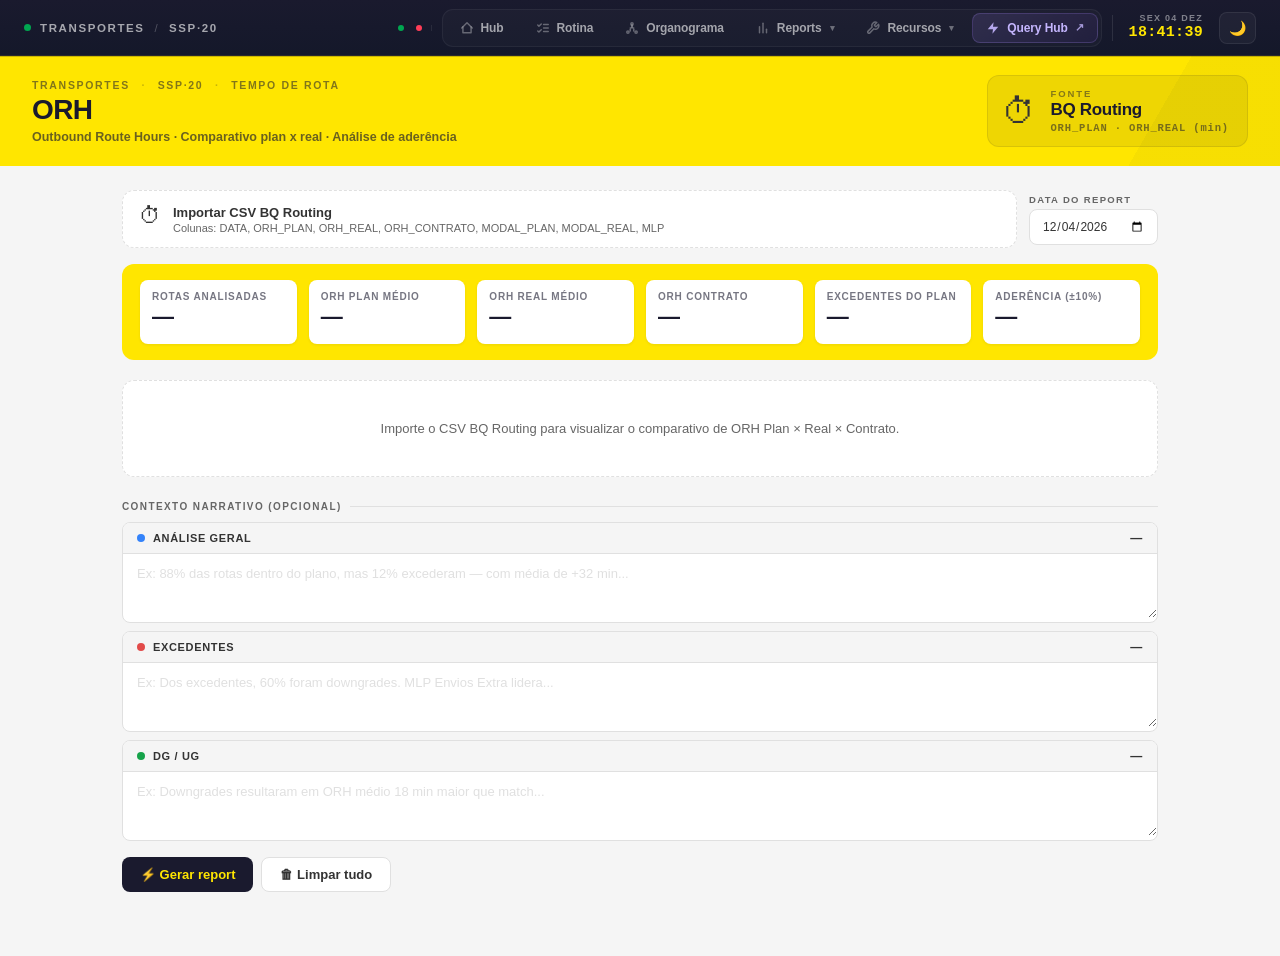
<file: orh.html>
<!DOCTYPE html>
<html lang="pt-BR" data-theme="light">
<head>
<meta charset="UTF-8"/>
<meta name="robots" content="noindex,nofollow,noarchive,nosnippet"/>
<meta http-equiv="X-Frame-Options" content="DENY"/>
<meta http-equiv="Content-Security-Policy" content="default-src 'self'; script-src 'self' 'unsafe-inline' 'unsafe-eval' https://cdn.jsdelivr.net; style-src 'self' 'unsafe-inline' https://fonts.googleapis.com; font-src 'self' https://fonts.gstatic.com; img-src 'self' data:; connect-src 'self' https://*.firebaseio.com https://*.googleapis.com; frame-ancestors 'none';"/>
<meta name="referrer" content="no-referrer"/>
  <link rel="icon" type="image/x-icon" href="/rotina-transportes/favicon.ico"/>
  <link rel="icon" type="image/png" sizes="32x32" href="/rotina-transportes/favicon.png"/>
  <link rel="apple-touch-icon" href="icon-192.png"/>
<meta name="viewport" content="width=device-width, initial-scale=1.0">
<title>ORH – SSP20</title>
<link href="https://fonts.googleapis.com/css2?family=Inter:wght@400;500;600;700&display=swap" rel="stylesheet"/>
<style>
  *, *::before, *::after { box-sizing: border-box; margin: 0; padding: 0; }

  :root {
    --yellow: #FFE600; --navy: #1A1A2E; --font: 'Inter', sans-serif;
    --bg: #F5F5F5; --surface: #FFFFFF; --text: #333333;
    --muted: #666666; --border: #E0E0E0;
    --green: #00A650; --blue: #3483FA; --red: #E3262F;
    --amber: #F59E0B; --radius: 8px; --radius-lg: 12px;
  }
  [data-theme="dark"] {
    --bg: #0F1117; --surface: #1A1D27; --text: #E8EAF2;
    --muted: #8B90A7; --border: #2A2E3F;
  }

  body { font-family: var(--font); background: var(--bg); color: var(--text); min-height: 100vh; transition: background .2s; }

  /* TOPBAR */
  .topbar { background: linear-gradient(180deg, var(--navy) 0%, #14182A 100%); height: 56px; display: flex; align-items: center; padding: 0 1.5rem; gap: 14px; position: sticky; top: 0; z-index: 100; border-bottom: 1px solid rgba(255,230,0,.08); box-shadow: 0 1px 0 rgba(0,0,0,.2); }
  [data-theme="dark"] .topbar { background: linear-gradient(180deg, #0A0D17 0%, #06080F 100%); }

  /* Left cluster */
  .topbar-left { display: flex; align-items: center; gap: 14px; }
  .topbar-status { display: flex; align-items: center; gap: 9px; }
  .status-dot-live { width: 7px; height: 7px; border-radius: 50%; background: var(--green); box-shadow: 0 0 0 0 rgba(74,222,128,.5); animation: livePulse 2.2s infinite; }
  @keyframes livePulse { 0% { box-shadow: 0 0 0 0 rgba(74,222,128,.5); } 70% { box-shadow: 0 0 0 6px rgba(74,222,128,0); } 100% { box-shadow: 0 0 0 0 rgba(74,222,128,0); } }
  .status-text { font-size: 11.5px; font-weight: 700; letter-spacing: .14em; color: rgba(255,255,255,.62); text-transform: uppercase; font-variant-numeric: tabular-nums; }
  .status-sep { margin: 0 5px; color: rgba(255,255,255,.25); font-weight: 400; }
  .topbar-vsep { width: 1px; height: 26px; background: rgba(255,255,255,.1); flex-shrink: 0; }

  /* Right cluster */
  .topbar-right { margin-left: auto; display: flex; align-items: center; gap: 10px; }
  .online-cluster { display: flex; align-items: center; gap: 6px; padding-right: 6px; border-right: 1px solid rgba(255,255,255,.08); }
  .online-badge { display: flex; align-items: center; justify-content: center; padding: 0 3px; cursor: help; }
  .online-dot { width: 6px; height: 6px; border-radius: 50%; background: var(--green); }

  /* Nav cluster */
  .topbar-nav { display: flex; align-items: center; gap: 4px; padding: 3px; background: rgba(255,255,255,.025); border: 1px solid rgba(255,255,255,.05); border-radius: 11px; }

  /* Nav buttons - polished */
  .topbar-nav-link { display: inline-flex; align-items: center; gap: 7px; padding: 7px 13px; font-family: var(--font); font-size: 12px; font-weight: 700; color: rgba(255,255,255,.6); text-decoration: none; border-radius: 8px; background: transparent; border: 1px solid transparent; transition: all .22s cubic-bezier(.4,0,.2,1); letter-spacing: -.1px; position: relative; }
  .topbar-nav-link svg { width: 14px; height: 14px; opacity: .55; transition: opacity .2s, transform .2s; flex-shrink: 0; }
  .topbar-nav-link:hover { background: rgba(255,255,255,.06); color: rgba(255,255,255,.95); transform: translateY(-1px); }
  .topbar-nav-link:hover svg { opacity: 1; transform: scale(1.08); }
  .topbar-nav-link.active { background: var(--yellow); color: var(--navy); box-shadow: 0 2px 12px rgba(255,230,0,.28), inset 0 -2px 0 rgba(0,0,0,.08); }
  .topbar-nav-link.active svg { opacity: 1; }
  .topbar-nav-link.active::after { content: ''; position: absolute; bottom: -7px; left: 50%; transform: translateX(-50%); width: 4px; height: 4px; border-radius: 50%; background: var(--yellow); box-shadow: 0 0 10px rgba(255,230,0,.7); }

  /* Query Hub - purple gradient style */
  .query-hub-link { background: linear-gradient(135deg, rgba(167,139,250,.14), rgba(124,58,237,.08)) !important; border: 1px solid rgba(167,139,250,.22) !important; color: #c4b5fd !important; }
  .query-hub-link svg { color: #c4b5fd; opacity: .9 !important; }
  .query-hub-link:hover { background: linear-gradient(135deg, rgba(167,139,250,.24), rgba(124,58,237,.16)) !important; border-color: rgba(167,139,250,.45) !important; color: #ddd6fe !important; box-shadow: 0 4px 16px rgba(167,139,250,.25); transform: translateY(-1px); }
  .qh-arrow { display: inline-block; font-size: 11px; transition: transform .2s; opacity: .8; }
  .query-hub-link:hover .qh-arrow { transform: translate(2px, -2px); opacity: 1; }

  /* Reports dropdown - same family as nav buttons */
  .topbar-dropdown { position: relative; }
  .topbar-dropdown-btn { display: inline-flex; align-items: center; gap: 7px; padding: 7px 13px; font-family: var(--font); font-size: 12px; font-weight: 700; color: rgba(255,255,255,.6); background: transparent; border: 1px solid transparent; border-radius: 8px; cursor: pointer; transition: all .22s cubic-bezier(.4,0,.2,1); letter-spacing: -.1px; }
  .topbar-dropdown-btn svg { width: 14px; height: 14px; opacity: .55; transition: opacity .2s, transform .2s; flex-shrink: 0; }
  .topbar-dropdown-btn .chevron { font-size: 9px; opacity: .6; transition: transform .2s; margin-left: 1px; }
  .topbar-dropdown-btn:hover { background: rgba(255,255,255,.06); color: rgba(255,255,255,.95); transform: translateY(-1px); }
  .topbar-dropdown-btn:hover svg { opacity: 1; transform: scale(1.08); }
  .topbar-dropdown-btn.open { background: rgba(255,230,0,.1); color: var(--yellow); border-color: rgba(255,230,0,.25); }
  .topbar-dropdown-btn.open svg { opacity: 1; }
  .topbar-dropdown-btn.open .chevron { transform: rotate(180deg); opacity: 1; }
  /* topbar-dropdown-item link colors */
  a.topbar-dropdown-item:link,
  a.topbar-dropdown-item:visited { color: rgba(255,255,255,.75); }
  a.topbar-dropdown-item:hover { color: var(--yellow); }
  /* Active link states — !important pra garantir prioridade */
  .topbar-dropdown-btn.active-link { background: rgba(255,230,0,.12) !important; color: var(--yellow) !important; border-color: rgba(255,230,0,.3) !important; }
  .topbar-dropdown-btn.active-link svg { opacity: 1 !important; }
  .topbar-nav-link.active-link { background: rgba(255,230,0,.12) !important; color: var(--yellow) !important; border-color: rgba(255,230,0,.3) !important; }
  .topbar-nav-link.active-link svg { opacity: 1 !important; }
  a.topbar-dropdown-item.active-link:link,
  a.topbar-dropdown-item.active-link:visited { background: rgba(255,230,0,.08) !important; color: var(--yellow) !important; font-weight: 800; }

  .topbar-dropdown-menu { display: none; position: absolute; top: calc(100% + 9px); right: 0; background: linear-gradient(180deg, #131826 0%, #0E1320 100%); border: 1px solid rgba(255,255,255,.1); border-radius: 10px; min-width: 170px; overflow: hidden; box-shadow: 0 14px 40px rgba(0,0,0,.5), 0 0 0 1px rgba(255,230,0,.05); z-index: 999; }
  .topbar-dropdown-menu.open { display: block; animation: menuFade .15s ease-out; }
  @keyframes menuFade { from { opacity: 0; transform: translateY(-4px); } to { opacity: 1; transform: translateY(0); } }
  .topbar-dropdown-item { display: flex; align-items: center; gap: 10px; padding: 11px 15px; font-size: 11.5px; font-weight: 600; color: rgba(255,255,255,.7); text-decoration: none; transition: background .15s, color .15s; white-space: nowrap; }
  .topbar-dropdown-item:hover { background: rgba(255,230,0,.08); color: var(--yellow); }
  .topbar-dropdown-item .item-dot { width: 7px; height: 7px; border-radius: 50%; flex-shrink: 0; box-shadow: 0 0 0 2px rgba(255,255,255,.06); }

  /* Clock block */
  .clock-block { display: flex; flex-direction: column; align-items: flex-end; line-height: 1.05; gap: 2px; padding: 0 6px; }
  .clock-date { font-size: 9px; font-weight: 800; letter-spacing: .14em; color: rgba(255,255,255,.45); text-transform: uppercase; font-variant-numeric: tabular-nums; }
  .clock-topbar { font-size: 15px; font-weight: 800; color: var(--yellow); letter-spacing: .02em; font-family: ui-monospace, 'SF Mono', Menlo, monospace; font-variant-numeric: tabular-nums; }

  /* Theme btn */
  .theme-btn { background: rgba(255,255,255,.04); border: 1px solid rgba(255,255,255,.08); border-radius: 8px; padding: 7px 9px; font-size: 14px; cursor: pointer; transition: all .2s; display: flex; align-items: center; justify-content: center; }
  .theme-btn:hover { background: rgba(255,230,0,.1); border-color: rgba(255,230,0,.25); transform: translateY(-1px); }
  .topbar-sep { width: 1px; height: 16px; background: rgba(255,255,255,.1); }
  .topbar-section { font-size: 11px; font-weight: 500; color: rgba(255,255,255,.4); }



  /* HEADER */
  .header { background: var(--yellow); padding: 0 2rem; position: relative; overflow: hidden; }
  [data-theme="dark"] .header { background: #1A1D27; border-bottom: 1px solid var(--border); }
  .header::before { content: ''; position: absolute; top: 0; right: 0; width: 240px; height: 100%; background: linear-gradient(120deg, transparent 0%, transparent 50%, rgba(26,26,46,.035) 50%, rgba(26,26,46,.035) 100%); pointer-events: none; }
  [data-theme="dark"] .header::before { background: linear-gradient(120deg, transparent 0%, transparent 50%, rgba(255,230,0,.04) 50%, rgba(255,230,0,.04) 100%); }
  .header-inner { max-width: 1240px; margin: 0 auto; min-height: 110px; display: flex; align-items: center; gap: 24px; padding: 16px 0; position: relative; }
  .brand-block { display: flex; align-items: center; gap: 18px; flex: 0 0 auto; }
  .ml-logo-wrap { background: #fff; border-radius: 10px; padding: 5px 9px; display: flex; align-items: center; box-shadow: 0 1px 3px rgba(26,26,46,.08); }
  .ml-logo-img { height: 30px; width: auto; display: block; }
  .brand-vsep { width: 1px; height: 60px; background: rgba(26,26,46,.18); }
  [data-theme="dark"] .brand-vsep { background: rgba(255,255,255,.15); }
  .header-eyebrow { font-size: 10.5px; font-weight: 700; letter-spacing: .16em; color: rgba(26,26,46,.55); text-transform: uppercase; margin-bottom: 5px; font-variant-numeric: tabular-nums; }
  [data-theme="dark"] .header-eyebrow { color: rgba(255,255,255,.5); }
  .header-title { font-size: 28px; font-weight: 800; color: var(--navy); letter-spacing: -.6px; line-height: 1; }
  [data-theme="dark"] .header-title { color: var(--text); }
  .header-sub { font-size: 12.5px; color: rgba(26,26,46,.65); margin-top: 6px; font-weight: 600; }
  [data-theme="dark"] .header-sub { color: var(--muted); }

  /* Info card à direita */
  .dit-info-card { margin-left: auto; display: flex; align-items: center; gap: 14px; background: rgba(26,26,46,.07); border: 1px solid rgba(26,26,46,.1); border-radius: 12px; padding: 12px 18px 12px 14px; }
  [data-theme="dark"] .dit-info-card { background: rgba(255,230,0,.08); border-color: rgba(255,230,0,.2); }
  .dit-info-emoji { font-size: 34px; line-height: 1; }
  .dit-info-text { display: flex; flex-direction: column; }
  .dit-info-eyebrow { font-size: 9.5px; font-weight: 700; letter-spacing: .2em; color: rgba(26,26,46,.5); text-transform: uppercase; }
  [data-theme="dark"] .dit-info-eyebrow { color: rgba(255,230,0,.6); }
  .dit-info-name { font-size: 17px; font-weight: 750; color: var(--navy); letter-spacing: -.3px; line-height: 1.1; margin-top: 2px; }
  [data-theme="dark"] .dit-info-name { color: #fff; }
  .dit-info-hint { font-size: 10.5px; font-weight: 700; letter-spacing: .08em; color: rgba(26,26,46,.55); font-variant-numeric: tabular-nums; font-family: ui-monospace, 'SF Mono', Menlo, monospace; margin-top: 2px; }
  [data-theme="dark"] .dit-info-hint { color: rgba(255,230,0,.55); }

  /* WRAPPER */
  .wrapper { max-width: 1100px; margin: 0 auto; padding: 1.5rem 2rem 4rem; }

  /* SECTION LABEL */
  .section-label { font-size: 10px; font-weight: 700; text-transform: uppercase; letter-spacing: .14em; color: var(--muted); margin-bottom: 10px; margin-top: 1.5rem; display: flex; align-items: center; gap: 8px; }
  .section-label::after { content: ''; flex: 1; height: 1px; background: var(--border); }

  /* MAIN GRID */
  .dit-grid { display: grid; grid-template-columns: 340px 1fr; gap: 1.5rem; align-items: start; }

  /* CSV UPLOAD */
  .upload-zone { border: 1.5px dashed var(--border); border-radius: var(--radius-lg); padding: 16px; text-align: center; cursor: pointer; transition: border-color .2s; background: var(--surface); margin-bottom: 12px; }
  .upload-zone:hover { border-color: var(--yellow); }
  .upload-zone.loaded-csv { border-color: var(--green); border-style: solid; }
  .upload-icon { font-size: 20px; margin-bottom: 6px; }
  .upload-type { font-size: 10px; font-weight: 700; letter-spacing: .1em; text-transform: uppercase; color: var(--green); margin-bottom: 3px; }
  .upload-label { font-size: 12px; color: var(--muted); line-height: 1.4; }
  .upload-label strong { color: var(--text); }
  .file-input { display: none; }

  /* FIELDS */
  .field-group { display: flex; flex-direction: column; gap: 8px; margin-bottom: 12px; }
  .field-row { display: grid; grid-template-columns: 1fr 1fr; gap: 8px; }
  .field { display: flex; flex-direction: column; gap: 3px; }
  .field-label { font-size: 10px; font-weight: 700; text-transform: uppercase; letter-spacing: .1em; color: var(--muted); }
  .field-input { background: var(--surface); border: 1px solid var(--border); border-radius: var(--radius); padding: 7px 10px; font-family: var(--font); font-size: 13px; font-weight: 600; color: var(--text); outline: none; width: 100%; transition: border-color .15s; }
  .field-input:focus { border-color: var(--blue); }
  .field-input.large { font-size: 16px; }
  input[type=date].field-input { font-size: 12px; font-weight: 500; }

  /* OFFENDERS TABLE */
  .offenders-table { background: var(--surface); border: 1px solid var(--border); border-radius: var(--radius-lg); overflow: hidden; }
  .off-header { display: grid; grid-template-columns: 1fr 65px 60px; padding: 7px 12px; background: var(--bg); border-bottom: 1px solid var(--border); font-size: 10px; font-weight: 700; text-transform: uppercase; letter-spacing: .08em; color: var(--muted); gap: 6px; }
  .off-row { display: grid; grid-template-columns: 1fr 65px 60px; padding: 9px 12px; border-bottom: 1px solid var(--border); gap: 6px; align-items: center; }
  .off-row:last-child { border-bottom: none; }
  .off-name { font-size: 12px; font-weight: 600; color: var(--text); display: flex; align-items: center; gap: 7px; }
  .off-qty { font-size: 14px; font-weight: 700; color: var(--text); }
  .off-pct { font-size: 12px; font-weight: 600; color: var(--amber); }
  .dot { width: 8px; height: 8px; border-radius: 50%; flex-shrink: 0; }
  .auto-badge { font-size: 9px; background: #E8F8EF; color: #006634; border-radius: 3px; padding: 1px 5px; font-weight: 700; }

  /* RIGHT PANEL */
  .narrative-block { background: var(--surface); border: 1px solid var(--border); border-radius: var(--radius); overflow: hidden; margin-bottom: 8px; }
  .narrative-header { padding: 8px 14px; background: var(--bg); border-bottom: 1px solid var(--border); font-size: 11px; font-weight: 700; text-transform: uppercase; letter-spacing: .06em; color: var(--text); display: flex; align-items: center; gap: 8px; }
  .narrative-header .stats { font-size: 12px; font-weight: 700; color: var(--text); margin-left: auto; }
  .narrative-header .pct-badge { font-size: 11px; color: var(--amber); font-weight: 600; }
  .narrative-block textarea { width: 100%; min-height: 64px; padding: 10px 14px; background: transparent; border: none; outline: none; font-family: var(--font); font-size: 13px; color: var(--muted); line-height: 1.6; resize: vertical; }
  .narrative-block textarea::placeholder { color: var(--border); }

  /* OUTPUT */
  .output-section { background: var(--surface); border: 1px solid var(--border); border-radius: var(--radius-lg); padding: 20px; margin-top: 1.5rem; }
  .output-label { font-size: 10px; font-weight: 700; letter-spacing: .1em; text-transform: uppercase; color: var(--muted); margin-bottom: 12px; }
  #reportOutput { font-size: 13px; line-height: 1.9; color: var(--text); white-space: pre-wrap; word-break: break-word; font-family: monospace; background: var(--bg); padding: 16px; border-radius: var(--radius); }

  /* BUTTONS */
  .btn-row { display: flex; gap: 8px; flex-wrap: wrap; margin-top: 12px; }
  .btn { padding: 9px 18px; border-radius: var(--radius); font-size: 13px; font-weight: 600; cursor: pointer; border: none; font-family: var(--font); transition: opacity .15s; }
  .btn:hover { opacity: .85; }
  .btn-primary  { background: #1A1A2E; color: var(--yellow); }
  [data-theme="dark"] .btn-primary { background: var(--yellow); color: #1A1A2E; }
  .btn-secondary { background: var(--surface); color: var(--text); border: 1px solid var(--border); }
  .btn-copy { background: #E8F8EF; color: #006634; }
  .status { font-size: 12px; color: var(--green); margin-top: 6px; }

  /* ── DASHBOARD ── */
  .upload-row { display: flex; gap: 12px; align-items: center; margin-bottom: 1rem; flex-wrap: wrap; }
  .upload-row .upload-zone { flex: 1; min-width: 260px; margin-bottom: 0; padding: 12px 16px; text-align: left; display: flex; align-items: center; gap: 12px; }
  .upload-row .upload-icon { font-size: 22px; flex-shrink: 0; }
  .upload-row .upload-info { flex: 1; }
  .date-field { display: flex; flex-direction: column; gap: 4px; }
  .date-field label { font-size: 9.5px; font-weight: 700; letter-spacing: .14em; color: var(--muted); text-transform: uppercase; }
  .date-field input { padding: 9px 12px; font-size: 13px; }

  /* KPI strip — amarelo igual ao dashboard */
  .kpi-strip { background: var(--yellow); border-radius: var(--radius-lg); padding: 16px 18px; margin-bottom: 1.25rem; display: grid; grid-template-columns: repeat(6, 1fr); gap: 12px; position: relative; }
  [data-theme="dark"] .kpi-strip { background: linear-gradient(135deg, #FFE600 0%, #F5C518 100%); }
  .kpi-card { display: flex; flex-direction: column; gap: 4px; background: #fff; border-radius: 8px; padding: 10px 12px; min-height: 64px; justify-content: center; box-shadow: 0 1px 3px rgba(26,26,46,.08); }
  .kpi-card-label { font-size: 10px; font-weight: 700; letter-spacing: .08em; color: rgba(26,26,46,.6); text-transform: uppercase; }
  .kpi-card-value { font-size: 22px; font-weight: 800; color: var(--navy); letter-spacing: -.4px; font-variant-numeric: tabular-nums; line-height: 1; }
  .kpi-card-value.editable { cursor: text; border-bottom: 1px dashed rgba(26,26,46,.2); padding-bottom: 2px; outline: none; }
  .kpi-card-value.editable:focus { border-bottom-color: var(--navy); }
  .kpi-card-value.editable[contenteditable=true]:empty:before { content: attr(data-placeholder); color: rgba(26,26,46,.3); }

  /* Tabelas — heatmap vermelho */
  .table-grid { display: grid; grid-template-columns: repeat(4, 1fr); gap: 14px; margin-bottom: 1.25rem; }
  .table-card { background: var(--surface); border: 1px solid var(--border); border-radius: var(--radius-lg); overflow: hidden; }
  .table-card-title { padding: 11px 14px; font-size: 12.5px; font-weight: 800; text-align: center; color: var(--text); background: var(--bg); border-bottom: 1px solid var(--border); letter-spacing: -.1px; }
  .table-card .tbl-head { display: grid; padding: 8px 12px; font-size: 9.5px; font-weight: 800; letter-spacing: .1em; text-transform: uppercase; color: var(--muted); border-bottom: 1px solid var(--border); }
  .table-card .tbl-head.cols-2 { grid-template-columns: 1fr 56px 56px; }
  .table-card .tbl-head.cols-3 { grid-template-columns: 90px 1fr 50px 56px; }
  .table-card .tbl-head.cols-mot { grid-template-columns: 1fr 1fr 50px 56px; }
  .table-card .tbl-row { display: grid; padding: 8px 12px; font-size: 11.5px; font-weight: 600; align-items: center; gap: 4px; border-bottom: 1px solid rgba(0,0,0,.04); transition: background .12s; }
  [data-theme="dark"] .table-card .tbl-row { border-bottom-color: rgba(255,255,255,.04); }
  .table-card .tbl-row:hover { background: rgba(227,38,47,.03); }
  .table-card .tbl-row.cols-2 { grid-template-columns: 1fr 56px 56px; }
  .table-card .tbl-row.cols-3 { grid-template-columns: 90px 1fr 50px 56px; }
  .table-card .tbl-row.cols-mot { grid-template-columns: 1fr 1fr 50px 56px; }
  .table-card .tbl-row .num { text-align: right; font-variant-numeric: tabular-nums; font-weight: 700; }
  .table-card .tbl-row .pct { text-align: right; font-variant-numeric: tabular-nums; font-weight: 600; color: var(--muted); }
  .table-card .tbl-row .cell-ellipsis { overflow: hidden; text-overflow: ellipsis; white-space: nowrap; }
  /* Heatmap: top item vermelho forte, gradiente desce */
  .table-card .tbl-row[data-heat="1"] { background: #E3262F; color: #fff; }
  .table-card .tbl-row[data-heat="1"] .pct, .table-card .tbl-row[data-heat="1"] .num { color: #fff; }
  .table-card .tbl-row[data-heat="2"] { background: #F9D6D8; }
  .table-card .tbl-row[data-heat="3"] { background: #FBE6E7; }
  .table-card .tbl-row[data-heat="4"] { background: #FDF1F2; }
  [data-theme="dark"] .table-card .tbl-row[data-heat="2"] { background: rgba(227,38,47,.25); }
  [data-theme="dark"] .table-card .tbl-row[data-heat="3"] { background: rgba(227,38,47,.15); }
  [data-theme="dark"] .table-card .tbl-row[data-heat="4"] { background: rgba(227,38,47,.08); }

  /* Charts row */
  .charts-grid { display: grid; grid-template-columns: 1fr 1fr; gap: 14px; margin-bottom: 1.25rem; }
  .chart-card { background: var(--surface); border: 1px solid var(--border); border-radius: var(--radius-lg); padding: 14px 18px 16px; }
  .chart-card-title { font-size: 12.5px; font-weight: 800; text-align: center; color: var(--text); margin-bottom: 14px; }
  .chart-bars { display: flex; align-items: flex-end; justify-content: space-around; gap: 10px; min-height: 140px; padding-top: 24px; }
  .chart-bar-wrap { flex: 1; display: flex; flex-direction: column; align-items: center; gap: 6px; max-width: 80px; }
  .chart-bar { width: 100%; background: var(--navy); border-radius: 4px 4px 0 0; position: relative; min-height: 6px; transition: opacity .15s; }
  .chart-bar:hover { opacity: .85; }
  .chart-bar-val { position: absolute; top: -18px; left: 50%; transform: translateX(-50%); font-size: 11px; font-weight: 800; color: var(--text); font-variant-numeric: tabular-nums; white-space: nowrap; }
  .chart-bar-lbl { font-size: 10.5px; font-weight: 700; color: var(--muted); letter-spacing: .04em; text-transform: uppercase; }

  /* Empty state */
  .dash-empty { padding: 40px 20px; text-align: center; color: var(--muted); font-size: 13px; background: var(--surface); border: 1px dashed var(--border); border-radius: var(--radius-lg); }

  /* ORH HERO — número da variação como protagonista */
  .orh-hero {
    background: linear-gradient(135deg, var(--navy) 0%, #2A2F4F 100%);
    border-radius: var(--radius-lg);
    padding: 36px 42px;
    margin-bottom: 1.5rem;
    position: relative;
    overflow: hidden;
    color: #fff;
  }
  .orh-hero::before {
    content: '';
    position: absolute;
    top: -120px; right: -80px;
    width: 480px; height: 480px;
    background: radial-gradient(circle, rgba(255,230,0,.1) 0%, transparent 65%);
    pointer-events: none;
  }
  .orh-hero.is-bad::before { background: radial-gradient(circle, rgba(227,38,47,.18) 0%, transparent 60%); }
  .orh-hero.is-good::before { background: radial-gradient(circle, rgba(0,166,80,.18) 0%, transparent 60%); }
  .orh-hero-grid {
    display: grid;
    grid-template-columns: 1fr auto;
    gap: 40px;
    align-items: center;
    position: relative;
  }
  .orh-hero-left {
    display: flex; flex-direction: column;
    gap: 6px;
  }
  .orh-hero-eyebrow {
    display: inline-flex; align-items: center; gap: 9px;
    font-size: 11px; font-weight: 900;
    letter-spacing: .2em;
    color: rgba(255,255,255,.6);
    text-transform: uppercase;
  }
  .orh-hero-dot {
    width: 8px; height: 8px;
    border-radius: 50%;
    background: var(--yellow);
    box-shadow: 0 0 0 0 rgba(255,230,0,.5);
    animation: orhHeroPulse 1.6s infinite;
  }
  .orh-hero.is-bad .orh-hero-dot { background: var(--red); animation: orhHeroPulseBad 1.6s infinite; }
  .orh-hero.is-good .orh-hero-dot { background: #4ade80; animation: orhHeroPulseGood 1.6s infinite; }
  @keyframes orhHeroPulse { 0%,100% { box-shadow: 0 0 0 0 rgba(255,230,0,.6); } 50% { box-shadow: 0 0 0 8px rgba(255,230,0,0); } }
  @keyframes orhHeroPulseBad { 0%,100% { box-shadow: 0 0 0 0 rgba(227,38,47,.6); } 50% { box-shadow: 0 0 0 8px rgba(227,38,47,0); } }
  @keyframes orhHeroPulseGood { 0%,100% { box-shadow: 0 0 0 0 rgba(74,222,128,.6); } 50% { box-shadow: 0 0 0 8px rgba(74,222,128,0); } }

  .orh-hero-number {
    font-size: 112px;
    font-weight: 900;
    color: var(--yellow);
    letter-spacing: -5px;
    line-height: .88;
    font-variant-numeric: tabular-nums;
    margin-top: 4px;
    text-shadow: 0 4px 24px rgba(0,0,0,.3);
  }
  .orh-hero.is-bad .orh-hero-number { color: #FF6B73; }
  .orh-hero.is-good .orh-hero-number { color: #4ade80; }
  .orh-hero-label {
    font-size: 14px; font-weight: 700;
    color: rgba(255,255,255,.65);
    letter-spacing: .04em;
    margin-top: 8px;
  }
  .orh-hero-label b { color: #fff; font-weight: 800; }

  .orh-hero-right {
    display: grid;
    grid-template-columns: auto auto auto;
    gap: 18px;
    align-items: center;
    padding-left: 38px;
    border-left: 1px solid rgba(255,255,255,.12);
  }
  .orh-hero-stat {
    text-align: center;
    min-width: 110px;
  }
  .orh-hero-stat-val {
    font-size: 32px; font-weight: 900;
    color: #fff;
    letter-spacing: -1.2px;
    line-height: 1;
    font-variant-numeric: tabular-nums;
  }
  .orh-hero-stat-lbl {
    font-size: 9.5px; font-weight: 800;
    letter-spacing: .16em;
    color: rgba(255,255,255,.55);
    text-transform: uppercase;
    margin-top: 6px;
  }
  .orh-hero-stat-arrow {
    font-size: 26px;
    font-weight: 900;
    color: rgba(255,255,255,.4);
    line-height: 1;
  }
  .orh-hero.is-bad .orh-hero-stat-arrow { color: #FF6B73; }
  .orh-hero.is-good .orh-hero-stat-arrow { color: #4ade80; }

  .orh-hero-summary {
    margin-top: 26px;
    padding-top: 22px;
    border-top: 1px solid rgba(255,255,255,.1);
    font-size: 13.5px;
    color: rgba(255,255,255,.7);
    line-height: 1.5;
    font-weight: 500;
    position: relative;
  }
  .orh-hero-summary b { color: #fff; font-weight: 800; }
  .orh-hero-summary .hero-tag {
    display: inline-block;
    padding: 2px 8px;
    background: rgba(255,255,255,.1);
    border-radius: 4px;
    font-size: 11px;
    font-weight: 800;
    letter-spacing: .04em;
    color: #fff;
    margin: 0 2px;
  }
  .orh-hero-summary .hero-tag.bad { background: rgba(227,38,47,.2); color: #FF8088; }
  .orh-hero-summary .hero-tag.good { background: rgba(74,222,128,.2); color: #4ade80; }

  @media (max-width: 900px) {
    .orh-hero { padding: 26px 24px; }
    .orh-hero-grid { grid-template-columns: 1fr; gap: 22px; }
    .orh-hero-number { font-size: 72px; letter-spacing: -3px; }
    .orh-hero-right { padding-left: 0; border-left: none; padding-top: 18px; border-top: 1px solid rgba(255,255,255,.12); justify-content: center; }
    .orh-hero-stat-val { font-size: 26px; }
  }

  /* BATTLE — comparativo Plan x Real protagonista */
  .battle-card {
    background: var(--surface);
    border: 1px solid var(--border);
    border-radius: var(--radius-lg);
    padding: 22px 26px;
    margin-bottom: 1.25rem;
    position: relative;
    overflow: hidden;
  }
  .battle-card::before {
    content: '';
    position: absolute; top: -80px; right: -80px;
    width: 320px; height: 320px;
    background: radial-gradient(circle, rgba(255,230,0,.08) 0%, transparent 60%);
    pointer-events: none;
  }
  .battle-header { display: flex; align-items: baseline; gap: 12px; margin-bottom: 18px; position: relative; }
  .battle-title { font-size: 14px; font-weight: 800; color: var(--text); letter-spacing: -.2px; }
  .battle-sub { font-size: 11px; color: var(--muted); }

  .battle-arena {
    display: grid;
    grid-template-columns: 1fr auto 1fr;
    align-items: center;
    gap: 0;
    margin-bottom: 22px;
  }
  .battle-side {
    text-align: center;
    padding: 18px 16px;
    border-radius: 14px;
    position: relative;
    transition: transform .25s;
  }
  .battle-side.plan {
    background: linear-gradient(135deg, rgba(52,131,250,.08), rgba(52,131,250,.02));
    border: 1px solid rgba(52,131,250,.18);
  }
  .battle-side.real {
    background: linear-gradient(135deg, rgba(255,230,0,.12), rgba(255,180,0,.06));
    border: 1px solid rgba(255,180,0,.3);
  }
  .battle-side.real.is-worse {
    background: linear-gradient(135deg, rgba(227,38,47,.1), rgba(227,38,47,.03));
    border-color: rgba(227,38,47,.28);
  }
  .battle-side.real.is-better {
    background: linear-gradient(135deg, rgba(0,166,80,.1), rgba(0,166,80,.03));
    border-color: rgba(0,166,80,.28);
  }
  .battle-side-eyebrow {
    font-size: 10px; font-weight: 800; letter-spacing: .14em;
    color: var(--muted); text-transform: uppercase;
    margin-bottom: 8px;
  }
  .battle-side-val {
    font-size: 36px; font-weight: 800;
    color: var(--text);
    line-height: 1; letter-spacing: -1px;
    font-variant-numeric: tabular-nums;
  }
  .battle-side.plan .battle-side-val { color: var(--blue); }
  .battle-side.real .battle-side-val { color: #C49500; }
  [data-theme="dark"] .battle-side.real .battle-side-val { color: var(--yellow); }
  .battle-side.real.is-worse .battle-side-val { color: var(--red); }
  .battle-side.real.is-better .battle-side-val { color: var(--green); }
  .battle-side-sub {
    font-size: 11px; font-weight: 700;
    color: var(--muted); margin-top: 5px;
    font-variant-numeric: tabular-nums;
  }

  .battle-vs {
    padding: 0 24px;
    text-align: center;
    display: flex; flex-direction: column;
    align-items: center;
    gap: 4px;
  }
  .battle-vs-arrow {
    font-size: 28px; font-weight: 900;
    color: var(--muted);
    line-height: 1;
    transition: color .2s;
  }
  .battle-vs-arrow.up { color: var(--red); }
  .battle-vs-arrow.down { color: var(--green); }
  .battle-vs-arrow.zero { color: var(--muted); }
  .battle-vs-delta {
    font-size: 22px; font-weight: 800;
    color: var(--text); line-height: 1;
    letter-spacing: -.5px;
    font-variant-numeric: tabular-nums;
  }
  .battle-vs-delta.up { color: var(--red); }
  .battle-vs-delta.down { color: var(--green); }
  .battle-vs-delta.zero { color: var(--muted); }
  .battle-vs-lbl {
    font-size: 9.5px; font-weight: 800;
    color: var(--muted); letter-spacing: .12em;
    text-transform: uppercase; margin-top: 2px;
  }

  /* Barra dupla comparativa */
  .battle-bar-wrap { margin-top: 4px; }
  .battle-bar-track {
    position: relative;
    height: 18px;
    background: var(--bg);
    border-radius: 9px;
    overflow: hidden;
  }
  .battle-bar-plan, .battle-bar-real {
    position: absolute; top: 0;
    height: 100%;
    border-radius: 9px;
    transition: width .5s cubic-bezier(.4,0,.2,1);
  }
  .battle-bar-plan {
    left: 0;
    background: linear-gradient(90deg, var(--blue), #5BA0FF);
    z-index: 1;
  }
  .battle-bar-real {
    left: 0;
    background: linear-gradient(90deg, #F5C518, #FFE600);
    z-index: 2;
    opacity: .88;
    mix-blend-mode: multiply;
  }
  [data-theme="dark"] .battle-bar-real { mix-blend-mode: normal; opacity: .8; }
  .battle-bar-marks {
    display: flex; gap: 20px; margin-top: 8px;
    font-size: 11px; font-weight: 700; color: var(--muted);
  }
  .battle-bar-marks span { display: inline-flex; align-items: center; gap: 6px; }
  .bm-dot { width: 10px; height: 10px; border-radius: 3px; }
  .bm-dot.plan { background: var(--blue); }
  .bm-dot.real { background: var(--yellow); border: 1px solid #F5C518; }
  .bm-dot.contrato { background: #16a34a; }

  .battle-summary {
    margin-top: 18px;
    padding: 12px 16px;
    background: var(--bg);
    border-radius: 10px;
    font-size: 12.5px;
    color: var(--muted);
    line-height: 1.5;
    font-weight: 500;
  }
  .battle-summary b { color: var(--text); font-weight: 800; }
  .battle-summary .acc-bad { color: var(--red); }
  .battle-summary .acc-good { color: var(--green); }

  @media (max-width: 768px) {
    .battle-arena { grid-template-columns: 1fr; gap: 14px; }
    .battle-vs { padding: 8px 0; flex-direction: row; justify-content: center; gap: 12px; }
    .battle-vs-arrow { transform: rotate(90deg); font-size: 22px; }
    .battle-side-val { font-size: 30px; }
  }

  /* ── ORH-SPECIFIC STYLES ── */
  .filter-bar {
    display: flex; align-items: stretch; gap: 14px; flex-wrap: wrap;
    background: var(--surface); border: 1px solid var(--border);
    border-radius: var(--radius-lg); padding: 12px 16px;
    margin-bottom: 1.25rem;
  }
  .filter-group { display: flex; align-items: center; gap: 10px; flex-wrap: wrap; }
  .filter-bar-label { font-size: 10px; font-weight: 800; letter-spacing: .12em; text-transform: uppercase; color: var(--muted); white-space: nowrap; }
  .filter-pills { display: flex; gap: 3px; background: var(--bg); padding: 3px; border-radius: 8px; flex-wrap: wrap; }
  .filter-pill { font-family: var(--font); font-size: 11px; font-weight: 700; padding: 6px 12px; border-radius: 6px; cursor: pointer; border: none; background: transparent; color: var(--muted); transition: all .15s; white-space: nowrap; }
  .filter-pill:hover { color: var(--text); }
  .filter-pill.active { background: var(--navy); color: var(--yellow); box-shadow: 0 2px 6px rgba(26,26,46,.15); }
  [data-theme="dark"] .filter-pill.active { background: var(--yellow); color: var(--navy); }
  .date-range { display: flex; align-items: center; gap: 6px; }
  .filter-info { margin-left: auto; align-self: center; font-size: 11.5px; font-weight: 600; color: var(--muted); white-space: nowrap; }
  .filter-info b { color: var(--text); font-weight: 800; }

  /* KPI foot */
  .kpi-card-foot { font-size: 9.5px; color: rgba(26,26,46,.55); font-weight: 600; margin-top: 2px; font-variant-numeric: tabular-nums; }
  [data-theme="dark"] .kpi-card-foot { color: rgba(255,255,255,.55); }

  /* Hero comparison */
  .hero-cmp { background: var(--surface); border: 1px solid var(--border); border-radius: var(--radius-lg); padding: 18px 22px; margin-bottom: 1.25rem; }
  .hero-cmp-title { font-size: 13px; font-weight: 800; color: var(--text); margin-bottom: 14px; }
  .hero-cmp-bars { display: flex; flex-direction: column; gap: 10px; }
  .hero-cmp-row { display: grid; grid-template-columns: 130px 1fr 100px; gap: 14px; align-items: center; }
  .hero-cmp-label { font-size: 11.5px; font-weight: 700; color: var(--muted); display: inline-flex; align-items: center; gap: 8px; }
  .cmp-dot { width: 10px; height: 10px; border-radius: 3px; flex-shrink: 0; }
  .dot-plan { background: var(--blue); }
  .dot-real { background: var(--yellow); border: 1px solid #F5C518; }
  .dot-contrato { background: #16a34a; }
  .hero-cmp-bar-track { background: var(--bg); height: 22px; border-radius: 5px; overflow: hidden; }
  .hero-cmp-bar { height: 100%; border-radius: 5px; transition: width .5s ease; }
  .hero-cmp-bar.plan { background: var(--blue); }
  .hero-cmp-bar.real { background: var(--yellow); border: 1px solid #F5C518; }
  .hero-cmp-bar.contrato { background: #16a34a; }
  .hero-cmp-val { font-size: 14px; font-weight: 800; color: var(--text); text-align: right; font-variant-numeric: tabular-nums; }
  .hero-cmp-summary { margin-top: 14px; padding-top: 14px; border-top: 1px solid var(--border); font-size: 12.5px; color: var(--muted); line-height: 1.5; }
  .hero-cmp-summary b { color: var(--text); }

  /* Excedentes card */
  .exc-card { background: var(--surface); border: 1px solid var(--border); border-radius: var(--radius-lg); padding: 18px 22px; }
  .exc-card-title { font-size: 13px; font-weight: 800; color: var(--text); margin-bottom: 4px; }
  .exc-card-sub { font-size: 11px; color: var(--muted); margin-bottom: 16px; }
  .exc-stats { display: grid; grid-template-columns: 1fr 1fr; gap: 12px; margin-bottom: 16px; }
  .exc-stat { background: var(--bg); border-radius: 8px; padding: 12px 14px; text-align: center; }
  .exc-stat-val { font-size: 26px; font-weight: 800; color: var(--text); line-height: 1; letter-spacing: -.5px; font-variant-numeric: tabular-nums; }
  .exc-stat-lbl { font-size: 10px; font-weight: 700; color: var(--muted); margin-top: 4px; letter-spacing: .04em; text-transform: uppercase; }
  .exc-breakdown { display: flex; flex-direction: column; gap: 7px; }
  .exc-bd-row { display: grid; grid-template-columns: 90px 1fr 100px; gap: 10px; align-items: center; }
  .exc-bd-lbl { font-size: 11px; font-weight: 700; color: var(--text); }
  .exc-bd-bar-track { background: var(--bg); height: 8px; border-radius: 4px; overflow: hidden; }
  .exc-bd-bar { height: 100%; border-radius: 4px; transition: width .4s ease; }
  .exc-bd-val { font-size: 11px; font-weight: 700; color: var(--text); text-align: right; font-variant-numeric: tabular-nums; }

  /* Comparison bar chart (Plan vs Real por MLP) */
  .compare-chart { background: var(--surface); border: 1px solid var(--border); border-radius: var(--radius-lg); padding: 18px 20px; margin-bottom: 1.25rem; }
  .compare-title { font-size: 13px; font-weight: 800; color: var(--text); margin-bottom: 6px; }
  .compare-subtitle { font-size: 11px; color: var(--muted); margin-bottom: 18px; }
  .compare-legend { display: flex; gap: 16px; margin-bottom: 14px; flex-wrap: wrap; }
  .compare-legend-item { display: inline-flex; align-items: center; gap: 6px; font-size: 11px; font-weight: 700; color: var(--muted); }
  .compare-legend-dot { width: 10px; height: 10px; border-radius: 3px; }
  .compare-legend-dot.plan { background: var(--blue); }
  .compare-legend-dot.real { background: var(--yellow); border: 1px solid #F5C518; }
  .compare-legend-dot.contrato { background: #16a34a; }
  .compare-bars { display: flex; flex-direction: column; gap: 16px; }
  .compare-row { display: grid; grid-template-columns: 150px 1fr 60px; gap: 12px; align-items: center; }
  .compare-row.triple .compare-row-bars { gap: 4px; }
  .compare-row-label { font-size: 11.5px; font-weight: 700; color: var(--text); text-overflow: ellipsis; overflow: hidden; white-space: nowrap; }
  .compare-row-bars { display: flex; flex-direction: column; gap: 5px; min-width: 0; }
  .compare-bar-track { display: flex; align-items: center; height: 16px; }
  .compare-bar {
    height: 12px; border-radius: 3px;
    display: flex; align-items: center; justify-content: flex-end;
    padding-right: 7px;
    font-size: 10px; font-weight: 800;
    color: #fff; font-variant-numeric: tabular-nums;
    min-width: 30px;
    transition: width .4s ease;
  }
  .compare-bar.plan { background: var(--blue); }
  .compare-bar.real { background: var(--yellow); color: var(--navy); border: 1px solid #F5C518; }
  .compare-bar.contrato { background: #16a34a; }
  .compare-row-diff { font-size: 12px; font-weight: 800; text-align: right; font-variant-numeric: tabular-nums; }
  .compare-row-diff.up { color: var(--red); }
  .compare-row-diff.down { color: var(--green); }
  .compare-row-diff.zero { color: var(--muted); }

  /* Histogram */
  .histo-bars { display: flex; align-items: flex-end; gap: 4px; height: 140px; padding-top: 20px; }
  .histo-bar-wrap { flex: 1; display: flex; flex-direction: column; align-items: center; gap: 4px; min-width: 0; }
  .histo-bar { width: 100%; background: var(--navy); border-radius: 3px 3px 0 0; min-height: 4px; position: relative; transition: opacity .15s; }
  .histo-bar.negative { background: var(--green); }
  .histo-bar.positive { background: var(--red); }
  .histo-bar.zero { background: var(--muted); }
  .histo-bar:hover { opacity: .85; }
  .histo-bar-val { position: absolute; top: -16px; left: 50%; transform: translateX(-50%); font-size: 9.5px; font-weight: 800; color: var(--text); font-variant-numeric: tabular-nums; white-space: nowrap; }
  .histo-bar-lbl { font-size: 9px; font-weight: 700; color: var(--muted); font-variant-numeric: tabular-nums; text-align: center; line-height: 1.1; }

  /* Scatter plot */
  .scatter-card { background: var(--surface); border: 1px solid var(--border); border-radius: var(--radius-lg); padding: 18px 20px; }
  .scatter-svg { width: 100%; height: 220px; }
  .scatter-diagonal { stroke: #16a34a; stroke-width: 1.5; stroke-dasharray: 4 3; fill: none; opacity: .7; }
  .scatter-axis { stroke: var(--border); stroke-width: 1; }
  .scatter-axis-lbl { font-size: 10px; fill: var(--muted); font-family: var(--font); font-weight: 700; }
  .scatter-legend { display: flex; gap: 14px; margin-top: 8px; font-size: 11px; font-weight: 700; color: var(--muted); justify-content: center; }
  .scatter-legend span { display: inline-flex; align-items: center; gap: 5px; }

  /* DG/UG card */
  .dgug-card { background: var(--surface); border: 1px solid var(--border); border-radius: var(--radius-lg); padding: 18px 20px; }

  /* Category pills */
  .cat-pill { display: inline-block; font-size: 9px; font-weight: 800; text-transform: uppercase; letter-spacing: .08em; padding: 3px 7px; border-radius: 4px; white-space: nowrap; }
  .cat-pill.cat-match { background: rgba(0,166,80,.1); color: var(--green); }
  .cat-pill.cat-dg { background: rgba(227,38,47,.1); color: var(--red); }
  .cat-pill.cat-ug { background: rgba(52,131,250,.1); color: var(--blue); }
  .cat-pill.cat-lateral { background: rgba(107,115,148,.1); color: var(--muted); }

  /* Two-column responsive grid */
  .two-col-grid { display: grid; grid-template-columns: 1fr 1fr; gap: 14px; margin-bottom: 1.25rem; }

  /* Data table */
  .data-table { background: var(--surface); border: 1px solid var(--border); border-radius: var(--radius-lg); overflow: hidden; margin-bottom: 1.25rem; }
  .data-table-title { padding: 12px 18px; font-size: 13px; font-weight: 800; color: var(--text); background: var(--bg); border-bottom: 1px solid var(--border); display: flex; align-items: center; justify-content: space-between; gap: 10px; }
  .data-table-title .tbl-subtitle { font-size: 10.5px; font-weight: 600; color: var(--muted); }
  .data-table-head { display: grid; padding: 9px 18px; font-size: 9.5px; font-weight: 800; letter-spacing: .12em; text-transform: uppercase; color: var(--muted); border-bottom: 1px solid var(--border); }
  .data-table-row { display: grid; padding: 9px 18px; font-size: 12px; font-weight: 600; align-items: center; gap: 6px; border-bottom: 1px solid rgba(0,0,0,.04); transition: background .12s; }
  [data-theme="dark"] .data-table-row { border-bottom-color: rgba(255,255,255,.04); }
  .data-table-row:hover { background: var(--bg); }
  .data-table-row:last-child { border-bottom: none; }
  .data-table .num { text-align: right; font-variant-numeric: tabular-nums; font-weight: 700; }
  .data-table .num.up { color: var(--red); }
  .data-table .num.down { color: var(--green); }
  .data-table .num.zero { color: var(--muted); }
  .data-table .cell-ellipsis { overflow: hidden; text-overflow: ellipsis; white-space: nowrap; }

  /* Specific columns */
  .cols-mlp-full { grid-template-columns: 1fr 60px 80px 80px 90px 70px 70px; }
  .cols-rota-full { grid-template-columns: 1fr 90px 60px 60px 60px; }

  @media (max-width: 900px) {
    .dit-grid { grid-template-columns: 1fr; }
    .kpi-strip { grid-template-columns: repeat(3, 1fr); }
    .table-grid { grid-template-columns: 1fr 1fr; }
    .charts-grid { grid-template-columns: 1fr; }
    .two-col-grid { grid-template-columns: 1fr; }
    .compare-row { grid-template-columns: 100px 1fr 56px; gap: 8px; }
    .compare-row-label { font-size: 11px; }
    .topbar-sep, .topbar-section { display: none; }
    .wrapper { padding: 1rem 1rem 4rem; }
    .topbar { padding: 0 1rem; }
    .header { padding: 0 1rem; }
    .header::before { display: none; }
    .header-inner { flex-direction: column; align-items: stretch; min-height: auto; padding: 16px 0 14px; gap: 12px; }
    .brand-block { gap: 12px; }
    .ml-logo-wrap { padding: 4px 7px; }
    .ml-logo-img { height: 26px; }
    .brand-vsep { height: 52px; }
    .header-title { font-size: 22px; }
    .dit-info-card { margin-left: 0; width: 100%; }
    .dit-info-emoji { font-size: 28px; }
    .dit-info-name { font-size: 15px; }
    .cols-mlp, .cols-modal, .cols-rota, .cols-dg { grid-template-columns: 1fr 60px 70px 70px; }
    .cols-mlp > :nth-child(5), .cols-mlp > :nth-child(6) { display: none; }
    .cols-modal > :nth-child(5) { display: none; }
  }

  @media (max-width: 640px) {
    .kpi-strip { grid-template-columns: repeat(2, 1fr); }
    .table-grid { grid-template-columns: 1fr; }
  }
</style>
<script src="keyboard.js?v=20260628" defer></script>
<script src="toast.js?v=20260628" defer></script>
<script src="ssp-city.js?v=20260628" defer></script>
<script src="easter-eggs.js?v=20260628e" defer></script>
<link rel="stylesheet" href="mobile.css?v=20260628a">
</head>
<body>

<!-- TOPBAR -->
<div class="topbar">
  <div class="topbar-left">
    <div class="topbar-status">
      <span class="status-dot-live"></span>
      <span class="status-text">TRANSPORTES <span class="status-sep">/</span> <span id="status-ssp">SSP·20</span></span>
    </div>
  </div>
  <div class="topbar-right">
    <div class="online-cluster">
      <div class="online-badge" title="Sistema online"><div class="online-dot"></div></div>
      <div class="online-badge" title="Sincronizado"><div class="online-dot" id="sync-dot" style="background:#FF3D57;"></div></div>
    </div>
    <nav class="topbar-nav">
            <a href="index.html" class="topbar-nav-link">
        <svg viewBox="0 0 24 24" fill="none" stroke="currentColor" stroke-width="2.5" stroke-linecap="round" stroke-linejoin="round"><path d="M3 12L12 3l9 9"/><path d="M5 10v10h14V10"/></svg>
        <span>Hub</span>
      </a>

      <a href="rotina.html" class="topbar-nav-link">
        <svg viewBox="0 0 24 24" fill="none" stroke="currentColor" stroke-width="2.5" stroke-linecap="round" stroke-linejoin="round"><path d="M3 17l2 2 4-4"/><path d="M3 7l2 2 4-4"/><path d="M13 6h8"/><path d="M13 12h8"/><path d="M13 18h8"/></svg>
        <span>Rotina</span>
      </a>
      <a href="madrugadao.html" class="topbar-nav-link">
        <svg viewBox="0 0 24 24" fill="none" stroke="currentColor" stroke-width="2.5" stroke-linecap="round" stroke-linejoin="round"><circle cx="12" cy="5" r="2"/><circle cx="5" cy="19" r="2"/><circle cx="19" cy="19" r="2"/><path d="M12 7v3a2 2 0 0 0 2 2h1"/><path d="M12 7v3a2 2 0 0 1-2 2H9"/><path d="M9 14v3"/><path d="M15 14v3"/></svg>
        <span>Organograma</span>
      </a>
      <div class="topbar-dropdown">
        <button class="topbar-dropdown-btn active" id="reports-btn" onclick="toggleReportsMenu()">
          <svg viewBox="0 0 24 24" fill="none" stroke="currentColor" stroke-width="2.5" stroke-linecap="round" stroke-linejoin="round"><line x1="6" y1="20" x2="6" y2="10"/><line x1="12" y1="20" x2="12" y2="4"/><line x1="18" y1="20" x2="18" y2="14"/></svg>
          <span>Reports</span>
          <span class="chevron">▾</span>
        </button>
        <div class="topbar-dropdown-menu" id="reports-menu">
          <a href="analise-ops.html" class="topbar-dropdown-item">
            <span class="item-dot" style="background:#60a5fa;"></span>
            <span>Descont.</span>
          </a>
          <a href="dit-report.html" class="topbar-dropdown-item">
            <span class="item-dot" style="background:#f0b429;"></span>
            <span>DIT Report</span>
          </a>
          <a href="orh.html" class="topbar-dropdown-item active-link">
            <span class="item-dot" style="background:#a78bfa;"></span>
            <span>ORH</span>
          </a>
</div>
      </div>
      <div class="topbar-dropdown">
        <button class="topbar-dropdown-btn" id="resources-btn" onclick="toggleResourcesMenu()">
          <svg viewBox="0 0 24 24" fill="none" stroke="currentColor" stroke-width="2.5" stroke-linecap="round" stroke-linejoin="round"><path d="M14.7 6.3a1 1 0 0 0 0 1.4l1.6 1.6a1 1 0 0 0 1.4 0l3.77-3.77a6 6 0 0 1-7.94 7.94l-6.91 6.91a2.12 2.12 0 0 1-3-3l6.91-6.91a6 6 0 0 1 7.94-7.94l-3.76 3.76z"/></svg>
          <span>Recursos</span>
          <span class="chevron">▾</span>
        </button>
        <div class="topbar-dropdown-menu" id="resources-menu">
          <a href="cidades.html" class="topbar-dropdown-item">
            <span class="item-dot" style="background:#16a34a;"></span>
            <span>Cidades por Rota</span>
          </a>
          <a href="produtos.html" class="topbar-dropdown-item">
            <span class="item-dot" style="background:#f59e0b;"></span>
            <span>Resumo de produtos</span>
          </a>
          <a href="volumosos.html" class="topbar-dropdown-item">
            <span class="item-dot" style="background:#3483FA;"></span>
            <span>Volumosos por Ciclo</span>
          </a>
        </div>
      </div>
      <a href="https://melissp20.github.io/MeliSSP20/" target="_blank" class="topbar-nav-link query-hub-link">
        <svg viewBox="0 0 24 24" fill="currentColor" stroke="none"><polygon points="13 2 3 14 12 14 11 22 21 10 12 10 13 2"/></svg>
        <span>Query Hub</span>
        <span class="qh-arrow">↗</span>
      </a>
    </nav>
    <div class="topbar-vsep"></div>
    <div class="clock-block">
      <span class="clock-date" id="clock-date">TER 23 JUN</span>
      <span class="clock-topbar" id="live-clock">00:00:00</span>
    </div>
    <button class="theme-btn" id="theme-btn" title="Alternar modo escuro">🌙</button>
  </div>
</div>

<!-- HEADER -->
<div class="header">
  <div class="header-inner">
    <div class="brand-block">
      <div>
        <div class="header-eyebrow">TRANSPORTES <span style="margin:0 7px;opacity:.45;">·</span> SSP·20 <span style="margin:0 7px;opacity:.45;">·</span> TEMPO DE ROTA</div>
        <div class="header-title">ORH</div>
        <div class="header-sub">Outbound Route Hours · Comparativo plan x real · Análise de aderência</div>
      </div>
    </div>
    <div class="dit-info-card">
      <span class="dit-info-emoji">⏱</span>
      <span class="dit-info-text">
        <span class="dit-info-eyebrow">FONTE</span>
        <span class="dit-info-name">BQ Routing</span>
        <span class="dit-info-hint">ORH_PLAN · ORH_REAL (min)</span>
      </span>
    </div>
  </div>
</div>

<div class="wrapper">
  <!-- Upload + Data -->
  <div class="upload-row">
    <div class="upload-zone" id="zoneCSV" onclick="document.getElementById('fileCSV').click()" style="cursor:pointer;">
      <div class="upload-icon">⏱</div>
      <div class="upload-info">
        <div id="csvLabel" style="font-size:13px;font-weight:700;color:var(--text);">Importar CSV BQ Routing</div>
        <div style="font-size:11px;color:var(--muted);margin-top:2px;">Colunas: DATA, ORH_PLAN, ORH_REAL, ORH_CONTRATO, MODAL_PLAN, MODAL_REAL, MLP</div>
      </div>
      <input type="file" id="fileCSV" accept=".csv" style="display:none"/>
    </div>
    <div class="date-field">
      <label>DATA DO REPORT</label>
      <input type="date" id="reportDate" class="field-input"/>
    </div>
  </div>

  <!-- FILTROS — período + categoria -->
  <div class="filter-bar" id="filterBar" style="display:none;">
    <div class="filter-group">
      <span class="filter-bar-label">📅 Período</span>
      <div class="filter-pills">
        <button class="filter-pill active" data-p="all" onclick="setPeriod('all')">Tudo do arquivo</button>
        <button class="filter-pill" data-p="today" onclick="setPeriod('today')">Hoje</button>
        <button class="filter-pill" data-p="yesterday" onclick="setPeriod('yesterday')">Ontem</button>
        <button class="filter-pill" data-p="7d" onclick="setPeriod('7d')">7 dias</button>
        <button class="filter-pill" data-p="30d" onclick="setPeriod('30d')">30 dias</button>
      </div>
      <div class="date-range">
        <input type="date" class="field-input" id="dateFrom" style="width:135px;padding:6px 10px;font-size:11.5px;"/>
        <span style="font-size:11px;color:var(--muted);">→</span>
        <input type="date" class="field-input" id="dateTo" style="width:135px;padding:6px 10px;font-size:11.5px;"/>
      </div>
    </div>
    <div class="filter-group">
      <span class="filter-bar-label">🚛 Categoria</span>
      <div class="filter-pills">
        <button class="filter-pill active" data-c="all" onclick="setCategory('all')">Todas</button>
        <button class="filter-pill" data-c="match" onclick="setCategory('match')">Match</button>
        <button class="filter-pill" data-c="dg" onclick="setCategory('dg')">DG</button>
        <button class="filter-pill" data-c="ug" onclick="setCategory('ug')">UG</button>
        <button class="filter-pill" data-c="exceeded" onclick="setCategory('exceeded')">Excederam Plan</button>
      </div>
    </div>
    <div class="filter-info" id="filterInfo"></div>
  </div>

  <!-- KPI Strip principal -->
  <div class="kpi-strip">
    <div class="kpi-card">
      <div class="kpi-card-label">Rotas analisadas</div>
      <div class="kpi-card-value" id="kpiTotal">—</div>
      <div class="kpi-card-foot" id="kpiTotalFoot"></div>
    </div>
    <div class="kpi-card">
      <div class="kpi-card-label">ORH Plan médio</div>
      <div class="kpi-card-value" id="kpiPlan">—</div>
      <div class="kpi-card-foot" id="kpiPlanFoot"></div>
    </div>
    <div class="kpi-card">
      <div class="kpi-card-label">ORH Real médio</div>
      <div class="kpi-card-value" id="kpiReal">—</div>
      <div class="kpi-card-foot" id="kpiRealFoot"></div>
    </div>
    <div class="kpi-card">
      <div class="kpi-card-label">ORH Contrato</div>
      <div class="kpi-card-value" id="kpiContrato">—</div>
      <div class="kpi-card-foot" id="kpiContratoFoot"></div>
    </div>
    <div class="kpi-card">
      <div class="kpi-card-label">Excedentes do Plan</div>
      <div class="kpi-card-value" id="kpiExc">—</div>
      <div class="kpi-card-foot" id="kpiExcFoot"></div>
    </div>
    <div class="kpi-card">
      <div class="kpi-card-label">Aderência (±10%)</div>
      <div class="kpi-card-value" id="kpiAder">—</div>
      <div class="kpi-card-foot" id="kpiAderFoot"></div>
    </div>
  </div>

  <!-- Empty state -->
  <div class="dash-empty" id="emptyState">Importe o CSV BQ Routing para visualizar o comparativo de ORH Plan × Real × Contrato.</div>

  <!-- ANÁLISE PRINCIPAL -->
  <div id="analysisArea" style="display:none;">

    <!-- HERO GIGANTE: variação Real - Plan como protagonista -->
    <div class="orh-hero" id="orhHero">
      <div class="orh-hero-grid">
        <div class="orh-hero-left">
          <div class="orh-hero-eyebrow"><span id="orhHeroDot" class="orh-hero-dot"></span>VARIAÇÃO MÉDIA REAL − PLAN</div>
          <div class="orh-hero-number" id="orhHeroNumber">—</div>
          <div class="orh-hero-label" id="orhHeroLabel">por rota</div>
        </div>
        <div class="orh-hero-right">
          <div class="orh-hero-stat">
            <div class="orh-hero-stat-val" id="orhHeroPlan">—</div>
            <div class="orh-hero-stat-lbl">ORH PLAN médio</div>
          </div>
          <div class="orh-hero-stat-arrow" id="orhHeroArrow">→</div>
          <div class="orh-hero-stat">
            <div class="orh-hero-stat-val" id="orhHeroReal">—</div>
            <div class="orh-hero-stat-lbl">ORH REAL médio</div>
          </div>
        </div>
      </div>
      <div class="orh-hero-summary" id="orhHeroSummary"></div>
    </div>

    <!-- BATTLE: Plan vs Real (com variação em destaque) -->
    <div class="battle-card">
      <div class="battle-header">
        <span class="battle-title">⏱ Tempo médio de rota</span>
        <span class="battle-sub">Plan vs Real · Cada rota</span>
      </div>
      <div class="battle-arena">
        <div class="battle-side plan">
          <div class="battle-side-eyebrow">📘 PLANEJADO</div>
          <div class="battle-side-val" id="battlePlanH">—</div>
          <div class="battle-side-sub" id="battlePlanMin">—</div>
        </div>
        <div class="battle-vs" id="battleVs">
          <div class="battle-vs-arrow" id="battleVsArrow">→</div>
          <div class="battle-vs-delta" id="battleVsDelta">—</div>
          <div class="battle-vs-lbl" id="battleVsLabel">vs planejado</div>
        </div>
        <div class="battle-side real">
          <div class="battle-side-eyebrow">📕 REAL</div>
          <div class="battle-side-val" id="battleRealH">—</div>
          <div class="battle-side-sub" id="battleRealMin">—</div>
        </div>
      </div>
      <!-- Barra comparativa visual -->
      <div class="battle-bar-wrap">
        <div class="battle-bar-track">
          <div class="battle-bar-plan" id="battleBarPlan"></div>
          <div class="battle-bar-real" id="battleBarReal"></div>
        </div>
        <div class="battle-bar-marks">
          <span><span class="bm-dot plan"></span>Plan</span>
          <span><span class="bm-dot real"></span>Real</span>
          <span id="battleContratoLbl" style="display:none;"><span class="bm-dot contrato"></span>Contrato: <b id="battleContratoVal">—</b></span>
        </div>
      </div>
      <div class="battle-summary" id="battleSummary"></div>
    </div>

    <!-- Excedentes breakdown -->
    <div class="two-col-grid">
      <div class="exc-card">
        <div class="exc-card-title">⚠ Rotas que excederam o Plan</div>
        <div class="exc-card-sub">Quantas e quanto excederam · Categoria predominante</div>
        <div class="exc-stats">
          <div class="exc-stat">
            <div class="exc-stat-val" id="excPctVal">—</div>
            <div class="exc-stat-lbl">% das rotas excederam</div>
          </div>
          <div class="exc-stat">
            <div class="exc-stat-val" id="excAvgVal">—</div>
            <div class="exc-stat-lbl">Excesso médio (min)</div>
          </div>
        </div>
        <div class="exc-breakdown" id="excBreakdown"></div>
      </div>

      <div class="exc-card">
        <div class="exc-card-title">📊 Distribuição da variação (Real − Plan)</div>
        <div class="exc-card-sub">Negativo = adiantou · Positivo = atrasou</div>
        <div class="histo-bars" id="histoBars" style="margin-top:16px;"></div>
      </div>
    </div>

    <!-- Comparativo Plan vs Real vs Contrato por MLP -->
    <div class="compare-chart">
      <div class="compare-title">Plan × Real × Contrato por MLP</div>
      <div class="compare-subtitle">Médias em horas por contrato · Excedentes destacados</div>
      <div class="compare-legend">
        <span class="compare-legend-item"><span class="compare-legend-dot plan"></span> Plan</span>
        <span class="compare-legend-item"><span class="compare-legend-dot real"></span> Real</span>
        <span class="compare-legend-item"><span class="compare-legend-dot contrato"></span> Contrato</span>
        <span class="compare-legend-item" style="margin-left:auto;color:var(--text);"><span style="font-weight:800;">Δ</span> Real − Plan</span>
      </div>
      <div class="compare-bars" id="compareBars"></div>
    </div>

    <!-- Scatter + DG/UG impact -->
    <div class="two-col-grid">
      <div class="scatter-card">
        <div class="compare-title">Plan × Real (dispersão)</div>
        <div class="compare-subtitle">Acima da diagonal = atrasou · Cores por categoria</div>
        <svg class="scatter-svg" id="scatterSvg" viewBox="0 0 400 220" preserveAspectRatio="none"></svg>
        <div class="scatter-legend">
          <span><span class="cmp-dot" style="background:var(--green);"></span> Match</span>
          <span><span class="cmp-dot" style="background:var(--red);"></span> Downgrade</span>
          <span><span class="cmp-dot" style="background:var(--blue);"></span> Upgrade</span>
        </div>
      </div>
      <div class="dgug-card">
        <div class="compare-title">Impacto de DG / UG no ORH</div>
        <div class="compare-subtitle">Tempo médio por categoria — minutos</div>
        <div id="dgugBars" style="margin-top:14px;"></div>
      </div>
    </div>

    <!-- Tabela por MLP -->
    <div class="data-table">
      <div class="data-table-title">
        <span>📦 Análise por MLP</span>
        <span class="tbl-subtitle">Rotas · Médias Plan/Real/Contrato · Excedentes</span>
      </div>
      <div class="data-table-head cols-mlp-full">
        <span>MLP</span>
        <span class="num">Rotas</span>
        <span class="num">Plan (h)</span>
        <span class="num">Real (h)</span>
        <span class="num">Contrato (h)</span>
        <span class="num">Δ (min)</span>
        <span class="num">% Exced</span>
      </div>
      <div id="tblMLP"></div>
    </div>

    <!-- Top rotas com maior atraso/adiantamento -->
    <div class="two-col-grid">
      <div class="data-table" style="margin-bottom:0;">
        <div class="data-table-title">
          <span>⏰ Top 10 Atrasos</span>
          <span class="tbl-subtitle">Maior excesso sobre o Plan</span>
        </div>
        <div class="data-table-head cols-rota-full">
          <span>Data · Rota</span>
          <span>Categoria</span>
          <span class="num">Plan</span>
          <span class="num">Real</span>
          <span class="num">Δ</span>
        </div>
        <div id="tblAtrasos"></div>
      </div>
      <div class="data-table" style="margin-bottom:0;">
        <div class="data-table-title">
          <span>⚡ Top 10 Adiantamentos</span>
          <span class="tbl-subtitle">Maior tempo poupado vs Plan</span>
        </div>
        <div class="data-table-head cols-rota-full">
          <span>Data · Rota</span>
          <span>Categoria</span>
          <span class="num">Plan</span>
          <span class="num">Real</span>
          <span class="num">Δ</span>
        </div>
        <div id="tblAdiantamentos"></div>
      </div>
    </div>

  </div>

  <!-- Narrativas -->
  <div class="section-label">Contexto narrativo (opcional)</div>
  <div class="narrative-block">
    <div class="narrative-header">
      <span class="dot" style="background:#3483FA"></span> Análise geral
      <span class="stats"><span id="hdrAder">—</span></span>
    </div>
    <textarea id="txtAder" placeholder="Ex: 88% das rotas dentro do plano, mas 12% excederam — com média de +32 min..."></textarea>
  </div>
  <div class="narrative-block">
    <div class="narrative-header">
      <span class="dot" style="background:#e24b4a"></span> Excedentes
      <span class="stats"><span id="hdrExc">—</span></span>
    </div>
    <textarea id="txtExc" placeholder="Ex: Dos excedentes, 60% foram downgrades. MLP Envios Extra lidera..."></textarea>
  </div>
  <div class="narrative-block">
    <div class="narrative-header">
      <span class="dot" style="background:#16a34a"></span> DG / UG
      <span class="stats"><span id="hdrDgUg">—</span></span>
    </div>
    <textarea id="txtDgUg" placeholder="Ex: Downgrades resultaram em ORH médio 18 min maior que match..."></textarea>
  </div>

  <!-- Botões -->
  <div class="btn-row" style="margin-top:1rem;">
    <button class="btn btn-primary" onclick="generateReport()" id="genBtn" disabled>⚡ Gerar report</button>
    <button class="btn btn-secondary" onclick="clearAll()">🗑 Limpar tudo</button>
  </div>

  <div class="output-section" id="outputSection" style="display:none;margin-top:1rem;">
    <div class="output-label">Report gerado — pronto para copiar</div>
    <pre id="reportOutput"></pre>
    <div class="btn-row">
      <button class="btn btn-copy" onclick="copyReport()">📋 Copiar</button>
      <div class="status" id="copyStatus"></div>
    </div>
  </div>
</div>

<script>
function escapeHtml(s){return String(s).replace(/[&<>"\'`]/g,c=>({"&":"&amp;","<":"&lt;",">":"&gt;","\"":"&quot;","\'":"&#39;","`":"&#96;"})[c]);}
// Theme
const html = document.documentElement;
const tbtn = document.getElementById('theme-btn');
const saved = localStorage.getItem('theme') || 'light';
html.setAttribute('data-theme', saved);
tbtn.textContent = saved === 'dark' ? '☀️' : '🌙';
tbtn.addEventListener('click', () => {
  const next = html.getAttribute('data-theme') === 'dark' ? 'light' : 'dark';
  html.setAttribute('data-theme', next);
  tbtn.textContent = next === 'dark' ? '☀️' : '🌙';
  localStorage.setItem('theme', next);
});

function toggleReportsMenu() {
  const btn = document.getElementById('reports-btn');
  const menu = document.getElementById('reports-menu');
  btn.classList.toggle('open');
  menu.classList.toggle('open');
}
function toggleResourcesMenu() {
  const btn = document.getElementById('resources-btn');
  const menu = document.getElementById('resources-menu');
  btn.classList.toggle('open');
  menu.classList.toggle('open');
}
document.addEventListener('click', function(e) {
  if (!e.target.closest('.topbar-dropdown')) {
    document.getElementById('reports-btn')?.classList.remove('open');
    document.getElementById('reports-menu')?.classList.remove('open');
    document.getElementById('resources-btn')?.classList.remove('open');
    document.getElementById('resources-menu')?.classList.remove('open');
  }
});

document.getElementById('reportDate').value = new Date().toISOString().slice(0,10);

// ── State ──
let csvRows = null;            // rows brutos
let agg = null;                // dados agregados
let currentPeriod = 'all';     // filtro período
let currentCategory = 'all';   // filtro categoria
let availableDates = [];       // datas únicas do CSV

// ── Helpers ──
const fmtN = n => Number(n).toLocaleString('pt-BR');
const fmtH = (h, decimals=1) => h.toLocaleString('pt-BR', {minimumFractionDigits:decimals, maximumFractionDigits:decimals}) + 'h';
const fmtMin = m => (m >= 0 ? '+' : '') + Math.round(m) + 'm';
const fmtPct = p => p.toFixed(1).replace('.',',') + '%';
const toNum = s => {
  if (s == null) return NaN;
  const n = parseFloat(String(s).replace(',','.').trim());
  return isNaN(n) ? NaN : n;
};

function vrank(v) {
  v = (v || '').toLowerCase();
  if (v.includes('walker')) return 1;
  if (v.includes('moto')) return 2;
  if (v.includes('passeio')) return 3;
  if (v.includes('utilit') && v.includes('sdd')) return 6;
  if (v.includes('utilit')) return 5;
  if (v.includes('van')) return 7;
  return 4;
}

// Parse data — tenta dd/mm/yyyy, yyyy-mm-dd, etc.
function parseDate(s) {
  if (!s) return null;
  s = String(s).trim();
  let m = s.match(/^(\d{4})-(\d{2})-(\d{2})/);
  if (m) return new Date(parseInt(m[1]), parseInt(m[2])-1, parseInt(m[3]));
  m = s.match(/^(\d{1,2})\/(\d{1,2})\/(\d{4})/);
  if (m) return new Date(parseInt(m[3]), parseInt(m[2])-1, parseInt(m[1]));
  m = s.match(/^(\d{1,2})\/(\d{1,2})/);
  if (m) return new Date(new Date().getFullYear(), parseInt(m[2])-1, parseInt(m[1]));
  const d = new Date(s);
  return isNaN(d) ? null : d;
}
const isoDate = d => d ? `${d.getFullYear()}-${String(d.getMonth()+1).padStart(2,'0')}-${String(d.getDate()).padStart(2,'0')}` : '';
const fmtDateBR = d => d ? `${String(d.getDate()).padStart(2,'0')}/${String(d.getMonth()+1).padStart(2,'0')}` : '—';

function parseCSVLine(line) {
  const out = []; let cur = ''; let q = false;
  for (let i = 0; i < line.length; i++) {
    const c = line[i];
    if (c === '"') { if (q && line[i+1] === '"') { cur += '"'; i++; } else q = !q; }
    else if (c === ',' && !q) { out.push(cur); cur = ''; }
    else cur += c;
  }
  out.push(cur);
  return out;
}
function parseCSV(text) {
  const lines = text.split(/\r?\n/).filter(l => l.length);
  if (lines.length < 2) return [];
  const header = parseCSVLine(lines[0]).map(h => h.replace(/^"|"$/g,'').trim());
  return lines.slice(1).map(line => {
    const vals = parseCSVLine(line);
    const obj = {};
    header.forEach((h, i) => obj[h] = (vals[i] || '').replace(/^"|"$/g,'').trim());
    return obj;
  });
}

// File handlers
document.getElementById('fileCSV').addEventListener('change', e => handleCSV(e.target.files[0]));
const zCSV = document.getElementById('zoneCSV');
zCSV.addEventListener('dragover', e => { e.preventDefault(); zCSV.style.borderColor='var(--yellow)'; });
zCSV.addEventListener('dragleave', () => zCSV.style.borderColor='');
zCSV.addEventListener('drop', e => { e.preventDefault(); zCSV.style.borderColor=''; handleCSV(e.dataTransfer.files[0]); });
document.getElementById('dateFrom').addEventListener('change', () => { currentPeriod = 'custom'; updatePeriodActive(); applyFilters(); });
document.getElementById('dateTo').addEventListener('change', () => { currentPeriod = 'custom'; updatePeriodActive(); applyFilters(); });

function handleCSV(file) {
  if (!file) return;
  const reader = new FileReader();
  reader.onload = e => {
    const parsed = parseCSV(e.target.result);
    if (parsed.length === 0) { alert('CSV vazio.'); return; }
    const sample = parsed[0];
    const need = ['ORH_PLAN','ORH_REAL'];
    const missing = need.filter(c => !(c in sample));
    if (missing.length) {
      alert('CSV não contém: ' + missing.join(', '));
      return;
    }
    // Normaliza: parse num + parse date + categoria
    csvRows = parsed.map(r => {
      const plan = toNum(r['ORH_PLAN']);
      const real = toNum(r['ORH_REAL']);
      const contr = toNum(r['ORH_CONTRATO']);
      const date = parseDate(r['DATA']);
      const modal = (r['MODAL_PLAN'] || '').trim();
      const realModal = (r['MODAL_REAL'] || '').trim();
      let category = 'match';
      if (vrank(modal) > vrank(realModal)) category = 'dg';
      else if (vrank(modal) < vrank(realModal)) category = 'ug';
      else if (modal.toLowerCase() !== realModal.toLowerCase()) category = 'lateral';
      return {
        raw: r,
        plan, real, contr, date,
        diff: !isNaN(plan) && !isNaN(real) ? real - plan : NaN,
        excessOverContrato: !isNaN(real) && !isNaN(contr) ? real - contr : NaN,
        category,
        mlp: (r['MLP'] || '').trim() || '—',
        modal: modal || '—',
        realModal: realModal || '—',
        route: r['SHP_LG_ROUTE_ID'] || r['ROUTE_ID'] || r['ROTA'] || '—',
        valid: !isNaN(plan) && !isNaN(real) && plan > 0 && real > 0
      };
    });
    const validRows = csvRows.filter(r => r.valid);
    availableDates = [...new Set(validRows.filter(r => r.date).map(r => isoDate(r.date)))].sort();

    document.getElementById('zoneCSV').classList.add('loaded-csv');
    document.getElementById('csvLabel').innerHTML = `<strong>✓ ${escapeHtml(file.name)}</strong> <span style="color:var(--muted);font-weight:500;">· ${fmtN(validRows.length)} rotas válidas · ${availableDates.length} dia(s)</span>`;
    document.getElementById('filterBar').style.display = 'flex';
    document.getElementById('emptyState').style.display = 'none';
    document.getElementById('analysisArea').style.display = 'block';
    document.getElementById('genBtn').disabled = false;

    // Pré-popular date range
    if (availableDates.length > 0) {
      document.getElementById('dateFrom').value = availableDates[0];
      document.getElementById('dateTo').value = availableDates[availableDates.length-1];
      document.getElementById('dateFrom').min = availableDates[0];
      document.getElementById('dateFrom').max = availableDates[availableDates.length-1];
      document.getElementById('dateTo').min = availableDates[0];
      document.getElementById('dateTo').max = availableDates[availableDates.length-1];
    }
    applyFilters();
  };
  reader.readAsText(file, 'utf-8');
}

function setPeriod(p) {
  currentPeriod = p;
  updatePeriodActive();
  // Ajustar inputs DE/ATÉ
  if (availableDates.length === 0) { applyFilters(); return; }
  const today = new Date(); today.setHours(0,0,0,0);
  const minD = new Date(availableDates[0]);
  const maxD = new Date(availableDates[availableDates.length-1]);
  let from, to;
  if (p === 'all') { from = minD; to = maxD; }
  else if (p === 'today') { from = today; to = today; }
  else if (p === 'yesterday') { from = new Date(today.getTime() - 86400000); to = new Date(today.getTime() - 86400000); }
  else if (p === '7d') { from = new Date(today.getTime() - 6*86400000); to = today; }
  else if (p === '30d') { from = new Date(today.getTime() - 29*86400000); to = today; }
  if (from && to) {
    document.getElementById('dateFrom').value = isoDate(from);
    document.getElementById('dateTo').value = isoDate(to);
  }
  applyFilters();
}

function updatePeriodActive() {
  document.querySelectorAll('.filter-pill[data-p]').forEach(p => p.classList.toggle('active', p.dataset.p === currentPeriod));
}

function setCategory(c) {
  currentCategory = c;
  document.querySelectorAll('.filter-pill[data-c]').forEach(p => p.classList.toggle('active', p.dataset.c === c));
  applyFilters();
}

function applyFilters() {
  if (!csvRows) return;
  let rows = csvRows.filter(r => r.valid);

  // Período
  const from = document.getElementById('dateFrom').value;
  const to = document.getElementById('dateTo').value;
  if (from && to) {
    const fd = new Date(from); fd.setHours(0,0,0,0);
    const td = new Date(to); td.setHours(23,59,59,999);
    rows = rows.filter(r => r.date && r.date >= fd && r.date <= td);
  }

  // Categoria
  if (currentCategory === 'match') rows = rows.filter(r => r.category === 'match');
  else if (currentCategory === 'dg') rows = rows.filter(r => r.category === 'dg');
  else if (currentCategory === 'ug') rows = rows.filter(r => r.category === 'ug');
  else if (currentCategory === 'exceeded') rows = rows.filter(r => r.diff > 0);

  const total = rows.length;
  const periodLbl = from && to ? `${fmtDateBR(new Date(from))} → ${fmtDateBR(new Date(to))}` : '—';
  document.getElementById('filterInfo').innerHTML = `<b>${fmtN(total)}</b> rotas · <span style="opacity:.7;">${periodLbl}</span>`;

  aggregate(rows);
  render();
}

function aggregate(rows) {
  if (rows.length === 0) { agg = null; return; }

  const sum = (arr, k) => arr.reduce((s,r) => s + (isNaN(r[k]) ? 0 : r[k]), 0);
  const count = arr => arr.length;
  const validForKey = (arr, k) => arr.filter(r => !isNaN(r[k]) && r[k] > 0);

  const planValid = validForKey(rows, 'plan');
  const realValid = validForKey(rows, 'real');
  const contrValid = validForKey(rows, 'contr');

  const total = rows.length;
  const planTotal = sum(planValid, 'plan');
  const realTotal = sum(realValid, 'real');
  const contrTotal = sum(contrValid, 'contr');
  const planAvg = planValid.length ? planTotal/planValid.length : 0;
  const realAvg = realValid.length ? realTotal/realValid.length : 0;
  const contrAvg = contrValid.length ? contrTotal/contrValid.length : 0;

  // Excedentes do Plan
  const exceeded = rows.filter(r => r.diff > 0);
  const excPct = total ? (exceeded.length/total)*100 : 0;
  const excAvgMin = exceeded.length ? (exceeded.reduce((s,r) => s+r.diff, 0)/exceeded.length)*60 : 0; // converte horas → min

  // Aderência (±10% do plan)
  const adherent = rows.filter(r => !isNaN(r.diff) && Math.abs(r.diff) <= (r.plan * 0.10));
  const aderPct = total ? (adherent.length/total)*100 : 0;

  // Por categoria
  const cats = ['match', 'dg', 'ug', 'lateral'];
  const catData = cats.map(c => {
    const arr = rows.filter(r => r.category === c);
    if (arr.length === 0) return null;
    const exceeded = arr.filter(r => r.diff > 0);
    return {
      cat: c,
      count: arr.length,
      planAvg: arr.reduce((s,r) => s+r.plan, 0) / arr.length,
      realAvg: arr.reduce((s,r) => s+r.real, 0) / arr.length,
      diffAvg: arr.reduce((s,r) => s+r.diff, 0) / arr.length,
      excPct: arr.length ? (exceeded.length/arr.length)*100 : 0
    };
  }).filter(Boolean);

  // Breakdown dos excedentes — por categoria
  const excByCat = cats.map(c => {
    const inCat = exceeded.filter(r => r.category === c);
    return { cat: c, count: inCat.length, pct: exceeded.length ? (inCat.length/exceeded.length)*100 : 0 };
  }).filter(d => d.count > 0);

  // Por MLP
  const byMLP = {};
  rows.forEach(r => {
    if (!byMLP[r.mlp]) byMLP[r.mlp] = { rows: [], planSum: 0, realSum: 0, contrSum: 0 };
    const m = byMLP[r.mlp];
    m.rows.push(r);
    m.planSum += r.plan;
    m.realSum += r.real;
    if (!isNaN(r.contr)) m.contrSum += r.contr;
  });
  const mlpAgg = Object.entries(byMLP).map(([mlp, s]) => {
    const n = s.rows.length;
    const exc = s.rows.filter(r => r.diff > 0).length;
    return {
      mlp,
      rows: n,
      planAvg: s.planSum/n,
      realAvg: s.realSum/n,
      contrAvg: s.contrSum/n,
      diffAvg: (s.realSum - s.planSum)/n,
      excPct: (exc/n)*100
    };
  }).sort((a,b) => b.rows - a.rows);

  // Histograma — buckets em min
  const buckets = [
    { lbl: '< -60', min: -Infinity, max: -1, type: 'negative' },
    { lbl: '-60→-30', min: -1, max: -0.5, type: 'negative' },
    { lbl: '-30→-10', min: -0.5, max: -10/60, type: 'negative' },
    { lbl: '±10', min: -10/60, max: 10/60, type: 'zero' },
    { lbl: '+10→+30', min: 10/60, max: 0.5, type: 'positive' },
    { lbl: '+30→+60', min: 0.5, max: 1, type: 'positive' },
    { lbl: '> +60', min: 1, max: Infinity, type: 'positive' }
  ];
  buckets.forEach(b => { b.count = 0; });
  rows.forEach(r => {
    if (isNaN(r.diff)) return;
    const b = buckets.find(b => r.diff > b.min && r.diff <= b.max);
    if (b) b.count++;
  });

  // Top atrasos / adiantamentos
  const sorted = [...rows].filter(r => !isNaN(r.diff)).sort((a,b) => b.diff - a.diff);
  const topAtrasos = sorted.slice(0, 10);
  const topAdiantamentos = sorted.slice(-10).reverse();

  agg = {
    total, planAvg, realAvg, contrAvg, planTotal, realTotal, contrTotal,
    excCount: exceeded.length, excPct, excAvgMin,
    aderPct,
    catData, excByCat,
    mlpAgg, buckets,
    topAtrasos, topAdiantamentos,
    rows
  };
}

function render() {
  if (!agg) {
    document.getElementById('emptyState').style.display = 'block';
    document.getElementById('analysisArea').style.display = 'none';
    return;
  }
  document.getElementById('emptyState').style.display = 'none';
  document.getElementById('analysisArea').style.display = 'block';

  const { total, planAvg, realAvg, contrAvg, planTotal, realTotal, contrTotal,
          excCount, excPct, excAvgMin, aderPct, catData, excByCat, mlpAgg, buckets,
          topAtrasos, topAdiantamentos, rows } = agg;

  // === KPI Strip ===
  document.getElementById('kpiTotal').textContent = fmtN(total);
  document.getElementById('kpiTotalFoot').textContent = `total ${fmtH(planTotal,0)} plan · ${fmtH(realTotal,0)} real`;

  document.getElementById('kpiPlan').textContent = fmtH(planAvg, 2);
  document.getElementById('kpiPlanFoot').textContent = `por rota · ${(planAvg*60).toFixed(0)} min`;

  document.getElementById('kpiReal').textContent = fmtH(realAvg, 2);
  const realDiff = realAvg - planAvg;
  document.getElementById('kpiRealFoot').innerHTML = `por rota · <span style="color:${realDiff > 0 ? 'var(--red)' : 'var(--green)'};font-weight:800;">${realDiff >= 0 ? '+' : ''}${(realDiff*60).toFixed(0)} min vs plan</span>`;

  document.getElementById('kpiContrato').textContent = contrAvg > 0 ? fmtH(contrAvg, 2) : '—';
  document.getElementById('kpiContratoFoot').textContent = contrAvg > 0 ? `por rota · ${(contrAvg*60).toFixed(0)} min` : 'Sem dados';

  document.getElementById('kpiExc').textContent = fmtN(excCount);
  document.getElementById('kpiExc').style.color = excPct > 30 ? 'var(--red)' : excPct > 10 ? '#D97706' : 'var(--green)';
  document.getElementById('kpiExcFoot').textContent = `${fmtPct(excPct)} · média +${Math.round(excAvgMin)} min`;

  document.getElementById('kpiAder').textContent = fmtPct(aderPct);
  document.getElementById('kpiAder').style.color = aderPct > 80 ? 'var(--green)' : aderPct > 60 ? '#D97706' : 'var(--red)';
  document.getElementById('kpiAderFoot').textContent = 'rotas dentro de ±10% do plan';

  // === ORH HERO — variação Real-Plan protagonista ===
  const orhHero = document.getElementById('orhHero');
  const realDiffMinHero = realDiff * 60;
  const planPctHero = planAvg > 0 ? Math.abs(realDiff/planAvg*100) : 0;
  orhHero.classList.remove('is-bad','is-good');
  const sigDiffHero = Math.abs(realDiffMinHero) > 5;
  if (sigDiffHero && realDiffMinHero > 0) orhHero.classList.add('is-bad');
  else if (sigDiffHero && realDiffMinHero < 0) orhHero.classList.add('is-good');

  const heroNum = document.getElementById('orhHeroNumber');
  if (realDiffMinHero > 0.5) heroNum.textContent = '+' + Math.round(realDiffMinHero) + ' min';
  else if (realDiffMinHero < -0.5) heroNum.textContent = Math.round(realDiffMinHero) + ' min';
  else heroNum.textContent = '≈ 0 min';

  document.getElementById('orhHeroLabel').innerHTML = sigDiffHero
    ? (realDiffMinHero > 0 ? `cada rota gastou em média a <b>MAIS</b> que o planejado (${planPctHero.toFixed(1).replace('.',',')}% acima)` : `cada rota gastou em média a <b>MENOS</b> que o planejado (${planPctHero.toFixed(1).replace('.',',')}% abaixo)`)
    : `Tempo real <b>aderente</b> ao planejado (variação dentro de ±5 min)`;

  document.getElementById('orhHeroPlan').textContent = fmtH(planAvg, 2);
  document.getElementById('orhHeroReal').textContent = fmtH(realAvg, 2);
  document.getElementById('orhHeroArrow').textContent = realDiffMinHero > 5 ? '→' : realDiffMinHero < -5 ? '←' : '≈';

  const tagCls = realDiffMinHero > 5 ? 'bad' : realDiffMinHero < -5 ? 'good' : '';
  const tagTxt = realDiffMinHero > 5 ? 'ATRASOU' : realDiffMinHero < -5 ? 'ADIANTOU' : 'NO ALVO';
  document.getElementById('orhHeroSummary').innerHTML =
    `Análise de <b>${fmtN(total)}</b> rotas · <span class="hero-tag ${tagCls}">${tagTxt}</span> · <b>${fmtN(agg.excCount)}</b> rotas excederam o Plan (${fmtPct(agg.excPct)}) · Aderência ±10%: <b>${fmtPct(aderPct)}</b>${contrAvg>0?` · vs <b>Contrato</b> (${fmtH(contrAvg,2)}): ${((realAvg-contrAvg)*60 >= 0 ? '+' : '')}${Math.round((realAvg-contrAvg)*60)} min`:''}`;

  // === Battle Plan x Real ===
  document.getElementById('battlePlanH').textContent = fmtH(planAvg, 2);
  document.getElementById('battlePlanMin').textContent = Math.round(planAvg*60) + ' min · ' + fmtN(total) + ' rotas';
  document.getElementById('battleRealH').textContent = fmtH(realAvg, 2);
  document.getElementById('battleRealMin').textContent = Math.round(realAvg*60) + ' min · média executada';

  const realSide = document.querySelector('.battle-side.real');
  realSide.classList.remove('is-worse','is-better');
  const realDiffMin = realDiff * 60;
  const sigDiff = Math.abs(realDiffMin) > 5;
  if (sigDiff && realDiffMin > 0) realSide.classList.add('is-worse');
  else if (sigDiff && realDiffMin < 0) realSide.classList.add('is-better');

  // VS arrow + delta
  const arr = document.getElementById('battleVsArrow');
  const delta = document.getElementById('battleVsDelta');
  const dLbl = document.getElementById('battleVsLabel');
  arr.classList.remove('up','down','zero');
  delta.classList.remove('up','down','zero');
  if (realDiffMin > 5) {
    arr.textContent = '⬆';
    arr.classList.add('up');
    delta.classList.add('up');
    delta.textContent = '+' + Math.round(realDiffMin) + ' min';
    dLbl.textContent = 'A MAIS QUE PLAN';
  } else if (realDiffMin < -5) {
    arr.textContent = '⬇';
    arr.classList.add('down');
    delta.classList.add('down');
    delta.textContent = Math.round(realDiffMin) + ' min';
    dLbl.textContent = 'A MENOS QUE PLAN';
  } else {
    arr.textContent = '≈';
    arr.classList.add('zero');
    delta.classList.add('zero');
    delta.textContent = (realDiffMin >= 0 ? '+' : '') + Math.round(realDiffMin) + ' min';
    dLbl.textContent = 'NO ALVO (±5 min)';
  }

  // Barra dupla
  const maxBarV = Math.max(planAvg, realAvg, contrAvg || 0, 0.1);
  document.getElementById('battleBarPlan').style.width = (planAvg/maxBarV*100).toFixed(1) + '%';
  document.getElementById('battleBarReal').style.width = (realAvg/maxBarV*100).toFixed(1) + '%';

  if (contrAvg > 0) {
    document.getElementById('battleContratoLbl').style.display = 'inline-flex';
    document.getElementById('battleContratoVal').textContent = fmtH(contrAvg, 2);
  } else {
    document.getElementById('battleContratoLbl').style.display = 'none';
  }

  // Summary textual
  const planPct = planAvg > 0 ? Math.abs(realDiff/planAvg*100) : 0;
  const summary = realDiffMin > 5
    ? `Cada rota gastou em média <b class="acc-bad">+${Math.round(realDiffMin)} min a mais</b> que o planejado (${planPct.toFixed(1).replace('.',',')}% acima)${contrAvg>0?` · vs contrato: <b>${((realAvg-contrAvg)*60 >= 0 ? '+' : '')}${Math.round((realAvg-contrAvg)*60)} min</b>`:''}.`
    : realDiffMin < -5
      ? `Cada rota gastou em média <b class="acc-good">${Math.round(realDiffMin)} min a menos</b> que o planejado (${planPct.toFixed(1).replace('.',',')}% abaixo)${contrAvg>0?` · vs contrato: <b>${((realAvg-contrAvg)*60 >= 0 ? '+' : '')}${Math.round((realAvg-contrAvg)*60)} min</b>`:''}.`
      : `Tempo real <b class="acc-good">aderente ao planejado</b> (variação dentro de ±5 min)${contrAvg>0?` · vs contrato: <b>${((realAvg-contrAvg)*60 >= 0 ? '+' : '')}${Math.round((realAvg-contrAvg)*60)} min</b>`:''}.`;
  document.getElementById('battleSummary').innerHTML = summary;

  // === Excedentes ===
  document.getElementById('excPctVal').textContent = fmtPct(excPct);
  document.getElementById('excPctVal').style.color = excPct > 30 ? 'var(--red)' : excPct > 10 ? '#D97706' : 'var(--green)';
  document.getElementById('excAvgVal').textContent = '+' + Math.round(excAvgMin) + ' min';
  document.getElementById('excAvgVal').style.color = 'var(--red)';

  const catLabels = { match: 'Match', dg: 'Downgrade', ug: 'Upgrade', lateral: 'Lateral' };
  const catColors = { match: 'var(--green)', dg: 'var(--red)', ug: 'var(--blue)', lateral: 'var(--muted)' };
  document.getElementById('excBreakdown').innerHTML = excByCat.length ? excByCat.map(c => `
    <div class="exc-bd-row">
      <span class="exc-bd-lbl">${catLabels[c.cat]}</span>
      <div class="exc-bd-bar-track"><div class="exc-bd-bar" style="width:${c.pct.toFixed(1)}%;background:${catColors[c.cat]};"></div></div>
      <span class="exc-bd-val">${fmtN(c.count)} <span style="color:var(--muted);font-weight:600;">(${fmtPct(c.pct)})</span></span>
    </div>
  `).join('') : '<div style="color:var(--muted);font-size:11.5px;padding:8px 0;">Nenhuma rota excedeu o plan no período.</div>';

  // === Histograma ===
  const maxCount = Math.max(...buckets.map(b => b.count), 1);
  document.getElementById('histoBars').innerHTML = buckets.map(b => {
    const h = (b.count/maxCount*100).toFixed(1);
    return `<div class="histo-bar-wrap">
      <div class="histo-bar ${b.type}" style="height:${h}%">${b.count > 0 ? `<div class="histo-bar-val">${b.count}</div>` : ''}</div>
      <div class="histo-bar-lbl">${b.lbl}</div>
    </div>`;
  }).join('');

  // === Compare bars por MLP ===
  const topMlp = mlpAgg.slice(0, 10);
  const mlpMaxH = Math.max(...topMlp.flatMap(m => [m.planAvg, m.realAvg, m.contrAvg || 0]), 0.1);
  document.getElementById('compareBars').innerHTML = topMlp.map(m => {
    const planW = (m.planAvg/mlpMaxH*100).toFixed(1);
    const realW = (m.realAvg/mlpMaxH*100).toFixed(1);
    const contrW = m.contrAvg ? (m.contrAvg/mlpMaxH*100).toFixed(1) : 0;
    const diffMin = m.diffAvg * 60;
    const diffCls = diffMin > 5 ? 'up' : diffMin < -5 ? 'down' : 'zero';
    return `<div class="compare-row triple">
      <span class="compare-row-label" title="${m.mlp}">${m.mlp} <span style="color:var(--muted);font-weight:600;font-size:10.5px;">(${fmtN(m.rows)})</span></span>
      <div class="compare-row-bars">
        <div class="compare-bar-track"><div class="compare-bar plan" style="width:${planW}%">${m.planAvg.toFixed(2)}h</div></div>
        <div class="compare-bar-track"><div class="compare-bar real" style="width:${realW}%">${m.realAvg.toFixed(2)}h</div></div>
        ${m.contrAvg ? `<div class="compare-bar-track"><div class="compare-bar contrato" style="width:${contrW}%">${m.contrAvg.toFixed(2)}h</div></div>` : ''}
      </div>
      <span class="compare-row-diff ${diffCls}">${diffMin >= 0 ? '+' : ''}${Math.round(diffMin)}m</span>
    </div>`;
  }).join('');

  // === Scatter ===
  renderScatter(rows);

  // === DG/UG bars ===
  const dgUgRows = catData.filter(c => c.cat !== 'lateral');
  const maxCatH = Math.max(...dgUgRows.flatMap(c => [c.planAvg, c.realAvg]), 0.1);
  document.getElementById('dgugBars').innerHTML = dgUgRows.map(c => {
    const planW = (c.planAvg/maxCatH*100).toFixed(1);
    const realW = (c.realAvg/maxCatH*100).toFixed(1);
    const diffMin = c.diffAvg * 60;
    return `<div class="compare-row" style="grid-template-columns:120px 1fr 70px;">
      <span class="compare-row-label" style="color:${catColors[c.cat]};font-weight:800;">${catLabels[c.cat]} (${fmtN(c.count)})</span>
      <div class="compare-row-bars">
        <div class="compare-bar-track"><div class="compare-bar plan" style="width:${planW}%">${c.planAvg.toFixed(2)}h</div></div>
        <div class="compare-bar-track"><div class="compare-bar real" style="width:${realW}%">${c.realAvg.toFixed(2)}h</div></div>
      </div>
      <span class="compare-row-diff ${diffMin > 5 ? 'up' : diffMin < -5 ? 'down' : 'zero'}">${diffMin >= 0 ? '+' : ''}${Math.round(diffMin)}m</span>
    </div>`;
  }).join('');

  // === Tabela MLP ===
  document.getElementById('tblMLP').innerHTML = mlpAgg.slice(0, 15).map(m => {
    const diffMin = m.diffAvg * 60;
    const diffCls = diffMin > 5 ? 'up' : diffMin < -5 ? 'down' : 'zero';
    const excCls = m.excPct > 30 ? 'up' : m.excPct > 10 ? 'zero' : 'down';
    return `<div class="data-table-row cols-mlp-full">
      <span class="cell-ellipsis" title="${m.mlp}">${m.mlp}</span>
      <span class="num">${fmtN(m.rows)}</span>
      <span class="num">${m.planAvg.toFixed(2)}</span>
      <span class="num">${m.realAvg.toFixed(2)}</span>
      <span class="num">${m.contrAvg ? m.contrAvg.toFixed(2) : '—'}</span>
      <span class="num ${diffCls}">${diffMin >= 0 ? '+' : ''}${Math.round(diffMin)}</span>
      <span class="num ${excCls}">${fmtPct(m.excPct)}</span>
    </div>`;
  }).join('');

  // === Top atrasos & adiantamentos ===
  const renderRoute = r => {
    const diffMin = r.diff * 60;
    return `<div class="data-table-row cols-rota-full">
      <span><span style="color:var(--muted);font-weight:600;font-size:10.5px;">${fmtDateBR(r.date)}</span> <span style="font-variant-numeric:tabular-nums;">${r.route}</span></span>
      <span><span class="cat-pill cat-${r.category}">${catLabels[r.category]||'—'}</span></span>
      <span class="num">${r.plan.toFixed(2)}h</span>
      <span class="num">${r.real.toFixed(2)}h</span>
      <span class="num ${diffMin > 0 ? 'up' : 'down'}">${diffMin >= 0 ? '+' : ''}${Math.round(diffMin)}m</span>
    </div>`;
  };
  document.getElementById('tblAtrasos').innerHTML = topAtrasos.map(renderRoute).join('') || '<div style="padding:14px 18px;color:var(--muted);font-size:12px;">Nenhum atraso no período.</div>';
  document.getElementById('tblAdiantamentos').innerHTML = topAdiantamentos.map(renderRoute).join('') || '<div style="padding:14px 18px;color:var(--muted);font-size:12px;">Nenhum adiantamento no período.</div>';

  // Narrativas headers
  document.getElementById('hdrAder').textContent = `${fmtPct(aderPct)} aderência · Δ médio ${realDiff >= 0 ? '+' : ''}${Math.round(realDiff*60)}m`;
  document.getElementById('hdrExc').textContent = `${fmtN(excCount)} rotas (${fmtPct(excPct)})`;
  const dgInfo = catData.find(c => c.cat === 'dg');
  const ugInfo = catData.find(c => c.cat === 'ug');
  document.getElementById('hdrDgUg').textContent = `DG: ${dgInfo?fmtN(dgInfo.count):'0'} · UG: ${ugInfo?fmtN(ugInfo.count):'0'}`;
}

function renderScatter(rows) {
  const W = 400, H = 220, PAD = 30;
  const allH = rows.flatMap(r => [r.plan, r.real]).filter(v => !isNaN(v));
  const maxH = Math.max(...allH, 1);
  const xScale = v => PAD + (v/maxH) * (W - 2*PAD);
  const yScale = v => H - PAD - (v/maxH) * (H - 2*PAD);
  // Sample
  const sampleSize = Math.min(rows.length, 600);
  const sample = rows.length > sampleSize ? rows.filter((_,i) => i % Math.ceil(rows.length/sampleSize) === 0) : rows;
  const catColors = { match: '#16a34a', dg: '#E3262F', ug: '#3483FA', lateral: '#6B7394' };
  const dots = sample.map(r => `<circle cx="${xScale(r.plan).toFixed(1)}" cy="${yScale(r.real).toFixed(1)}" r="2.3" fill="${catColors[r.category]||'#6B7394'}" opacity=".55"/>`).join('');
  document.getElementById('scatterSvg').innerHTML = `
    <line class="scatter-axis" x1="${PAD}" y1="${H-PAD}" x2="${W-PAD}" y2="${H-PAD}"/>
    <line class="scatter-axis" x1="${PAD}" y1="${PAD}" x2="${PAD}" y2="${H-PAD}"/>
    <line class="scatter-diagonal" x1="${xScale(0)}" y1="${yScale(0)}" x2="${xScale(maxH)}" y2="${yScale(maxH)}"/>
    ${dots}
    <text class="scatter-axis-lbl" x="${W/2}" y="${H-6}" text-anchor="middle">Plan (h) →</text>
    <text class="scatter-axis-lbl" x="6" y="${H/2}" text-anchor="middle" transform="rotate(-90 6 ${H/2})">← Real (h)</text>
    <text class="scatter-axis-lbl" x="${W-PAD-2}" y="${H-PAD-4}" text-anchor="end">${maxH.toFixed(1)}h</text>
  `;
}

function generateReport() {
  if (!agg) return;
  const dateStr = (() => {
    const d = document.getElementById('reportDate').value;
    if (!d) return new Date().toLocaleDateString('pt-BR');
    const [y,m,day] = d.split('-');
    return `${day}/${m}/${y}`;
  })();
  const from = document.getElementById('dateFrom').value;
  const to = document.getElementById('dateTo').value;
  const periodLbl = from && to ? `${fmtDateBR(new Date(from))} → ${fmtDateBR(new Date(to))}` : 'todo o arquivo';
  const catLabels = { match: 'Match', dg: 'Downgrade', ug: 'Upgrade', lateral: 'Lateral' };

  const txt = id => document.getElementById(id).value.trim();
  const txtAder = txt('txtAder'), txtExc = txt('txtExc'), txtDgUg = txt('txtDgUg');

  const r = `ORH LM SSP20 | ${dateStr} | Período: ${periodLbl} | Categoria: ${currentCategory}
═══════════════════════════════════════════════════════════
INDICADORES
  Rotas analisadas: ${fmtN(agg.total)}
  ORH Plan médio: ${fmtH(agg.planAvg, 2)} (${Math.round(agg.planAvg*60)} min/rota)
  ORH Real médio: ${fmtH(agg.realAvg, 2)} (${Math.round(agg.realAvg*60)} min/rota)
  ORH Contrato médio: ${agg.contrAvg ? fmtH(agg.contrAvg, 2)+' ('+Math.round(agg.contrAvg*60)+' min/rota)' : 'sem dados'}
  Δ Real vs Plan: ${Math.round((agg.realAvg - agg.planAvg)*60)} min/rota
  Excedentes do Plan: ${fmtN(agg.excCount)} rotas (${fmtPct(agg.excPct)}) · excesso médio +${Math.round(agg.excAvgMin)} min
  Aderência (±10%): ${fmtPct(agg.aderPct)}

POR CATEGORIA (Plan/Real médios em horas · Δ em min)
${agg.catData.map(c => `  ${catLabels[c.cat]}: ${fmtN(c.count)} rotas | plan ${c.planAvg.toFixed(2)}h | real ${c.realAvg.toFixed(2)}h | Δ ${(c.diffAvg*60 >= 0 ? '+' : '')}${Math.round(c.diffAvg*60)}m | exced ${fmtPct(c.excPct)}`).join('\n')}

POR MLP (top 10)
${agg.mlpAgg.slice(0,10).map(m => `  ${m.mlp}: ${fmtN(m.rows)} rotas | plan ${m.planAvg.toFixed(2)}h | real ${m.realAvg.toFixed(2)}h${m.contrAvg ? ' | contrato '+m.contrAvg.toFixed(2)+'h' : ''} | Δ ${(m.diffAvg*60 >= 0 ? '+' : '')}${Math.round(m.diffAvg*60)}m | exced ${fmtPct(m.excPct)}`).join('\n')}

TOP 5 ATRASOS
${agg.topAtrasos.slice(0,5).map(r => `  ${fmtDateBR(r.date)} · Rota ${r.route} (${r.mlp}, ${catLabels[r.category]||'—'}): plan ${r.plan.toFixed(2)}h | real ${r.real.toFixed(2)}h | Δ +${Math.round(r.diff*60)}m`).join('\n')}

TOP 5 ADIANTAMENTOS
${agg.topAdiantamentos.slice(0,5).map(r => `  ${fmtDateBR(r.date)} · Rota ${r.route} (${r.mlp}, ${catLabels[r.category]||'—'}): plan ${r.plan.toFixed(2)}h | real ${r.real.toFixed(2)}h | Δ ${Math.round(r.diff*60)}m`).join('\n')}
${txtAder ? '\nANÁLISE GERAL:\n' + txtAder : ''}
${txtExc ? '\nEXCEDENTES:\n' + txtExc : ''}
${txtDgUg ? '\nDG/UG:\n' + txtDgUg : ''}`;

  document.getElementById('reportOutput').textContent = r;
  document.getElementById('outputSection').style.display = 'block';
  document.getElementById('outputSection').scrollIntoView({behavior:'smooth', block:'start'});
}

function copyReport() {
  const text = document.getElementById('reportOutput').textContent;
  navigator.clipboard.writeText(text).then(() => {
    document.getElementById('copyStatus').textContent = '✓ Copiado para área de transferência';
    setTimeout(() => document.getElementById('copyStatus').textContent = '', 3000);
  });
}

function clearAll() {
  if (!confirm('Limpar tudo?')) return;
  csvRows = null; agg = null;
  currentPeriod = 'all'; currentCategory = 'all';
  document.getElementById('zoneCSV').classList.remove('loaded-csv');
  document.getElementById('csvLabel').innerHTML = 'Importar CSV BQ Routing';
  ['kpiTotal','kpiPlan','kpiReal','kpiContrato','kpiExc','kpiAder'].forEach(id => {
    const el = document.getElementById(id);
    el.textContent = '—';
    el.style.color = '';
  });
  ['txtAder','txtExc','txtDgUg'].forEach(id => document.getElementById(id).value = '');
  document.getElementById('analysisArea').style.display = 'none';
  document.getElementById('filterBar').style.display = 'none';
  document.getElementById('emptyState').style.display = 'block';
  document.getElementById('outputSection').style.display = 'none';
  document.getElementById('genBtn').disabled = true;
  document.getElementById('reportDate').value = new Date().toISOString().slice(0,10);
}


// === Topbar clock ===
function tickClock() {
  const n = new Date();
  const lc = document.getElementById('live-clock');
  const cd = document.getElementById('clock-date');
  if (lc) {
    lc.textContent = String(n.getHours()).padStart(2,'0')+':'+String(n.getMinutes()).padStart(2,'0')+':'+String(n.getSeconds()).padStart(2,'0');
  }
  if (cd) {
    const DAYS_SHORT = ['DOM','SEG','TER','QUA','QUI','SEX','SAB'];
    const MONTHS_SHORT = ['JAN','FEV','MAR','ABR','MAI','JUN','JUL','AGO','SET','OUT','NOV','DEZ'];
    cd.textContent = DAYS_SHORT[n.getDay()] + ' ' + String(n.getDate()).padStart(2,'0') + ' ' + MONTHS_SHORT[n.getMonth()];
  }
}
tickClock();
setInterval(tickClock, 1000);

</script>
</body>
</html>
</file>
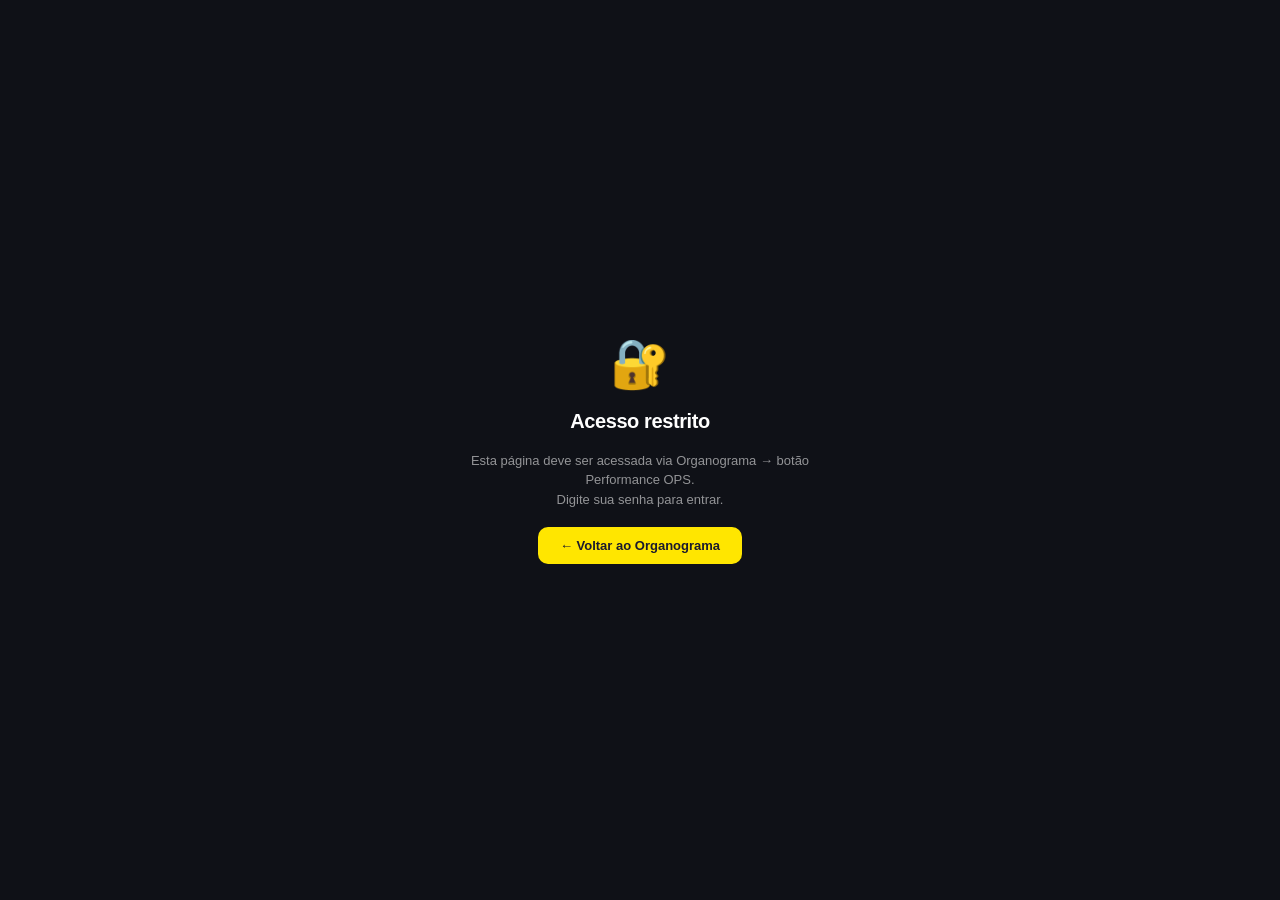
<file: performance.html>
<!DOCTYPE html>
<html lang="pt-BR" data-theme="light">
<head>
  <meta charset="UTF-8"/>
<meta name="robots" content="noindex,nofollow,noarchive,nosnippet"/>
<meta http-equiv="X-Frame-Options" content="DENY"/>
<meta http-equiv="Content-Security-Policy" content="default-src 'self'; script-src 'self' 'unsafe-inline' 'unsafe-eval' https://cdn.jsdelivr.net; style-src 'self' 'unsafe-inline' https://fonts.googleapis.com; font-src 'self' https://fonts.gstatic.com; img-src 'self' data:; connect-src 'self' https://*.firebaseio.com https://*.googleapis.com; frame-ancestors 'none';"/>
<meta name="referrer" content="no-referrer"/>
  <meta name="viewport" content="width=device-width, initial-scale=1.0"/>
  <link rel="icon" type="image/x-icon" href="/rotina-transportes/favicon.ico"/>
  <title>Performance OPS — Timásso Transportes</title>
  <link href="https://fonts.googleapis.com/css2?family=Inter:wght@400;500;600;700;800&display=swap" rel="stylesheet"/>
  <style>
    *, *::before, *::after { box-sizing: border-box; margin: 0; padding: 0; }
    :root {
      --yellow: #FFE600; --navy: #1A1A2E; --font: 'Inter', sans-serif;
      --bg: #F0F2F5; --surface: #FFFFFF; --text: #1A1A2E;
      --muted: #6B7394; --border: #E2E5EF;
      --green: #00A650; --blue: #3483FA; --purple: #7C3AED;
      --radius: 10px; --radius-lg: 16px;
    }
    [data-theme="dark"] { --bg: #0D1117; --surface: #161B27; --text: #E8EAF2; --muted: #6B7394; --border: #252D3D; }
    body { font-family: var(--font); background: var(--bg); color: var(--text); min-height: 100vh; transition: background .2s; }

    /* TOPBAR */
    .topbar { background: linear-gradient(180deg, var(--navy) 0%, #14182A 100%); height: 56px; display: flex; align-items: center; padding: 0 1.5rem; gap: 14px; position: sticky; top: 0; z-index: 100; border-bottom: 1px solid rgba(255,230,0,.08); box-shadow: 0 1px 0 rgba(0,0,0,.2); }
    [data-theme="dark"] .topbar { background: linear-gradient(180deg, #0A0D17 0%, #06080F 100%); }

    /* Left cluster */
    .topbar-left { display: flex; align-items: center; gap: 14px; }
    .topbar-status { display: flex; align-items: center; gap: 9px; }
    .status-dot-live { width: 7px; height: 7px; border-radius: 50%; background: var(--green); box-shadow: 0 0 0 0 rgba(74,222,128,.5); animation: livePulse 2.2s infinite; }
    @keyframes livePulse { 0% { box-shadow: 0 0 0 0 rgba(74,222,128,.5); } 70% { box-shadow: 0 0 0 6px rgba(74,222,128,0); } 100% { box-shadow: 0 0 0 0 rgba(74,222,128,0); } }
    .status-text { font-size: 11.5px; font-weight: 700; letter-spacing: .14em; color: rgba(255,255,255,.62); text-transform: uppercase; font-variant-numeric: tabular-nums; }
    .status-sep { margin: 0 5px; color: rgba(255,255,255,.25); font-weight: 400; }
    .topbar-vsep { width: 1px; height: 26px; background: rgba(255,255,255,.1); flex-shrink: 0; }

    /* Right cluster */
    .topbar-right { margin-left: auto; display: flex; align-items: center; gap: 10px; }
    .online-cluster { display: flex; align-items: center; gap: 6px; padding-right: 6px; border-right: 1px solid rgba(255,255,255,.08); }
    .online-badge { display: flex; align-items: center; justify-content: center; padding: 0 3px; cursor: help; }
    .online-dot { width: 6px; height: 6px; border-radius: 50%; background: var(--green); }

    /* Nav cluster */
    .topbar-nav { display: flex; align-items: center; gap: 4px; padding: 3px; background: rgba(255,255,255,.025); border: 1px solid rgba(255,255,255,.05); border-radius: 11px; }

    /* Nav buttons - polished */
    .topbar-nav-link { display: inline-flex; align-items: center; gap: 7px; padding: 7px 13px; font-family: var(--font); font-size: 12px; font-weight: 700; color: rgba(255,255,255,.6); text-decoration: none; border-radius: 8px; background: transparent; border: 1px solid transparent; transition: all .22s cubic-bezier(.4,0,.2,1); letter-spacing: -.1px; position: relative; }
    .topbar-nav-link svg { width: 14px; height: 14px; opacity: .55; transition: opacity .2s, transform .2s; flex-shrink: 0; }
    .topbar-nav-link:hover { background: rgba(255,255,255,.06); color: rgba(255,255,255,.95); transform: translateY(-1px); }
    .topbar-nav-link:hover svg { opacity: 1; transform: scale(1.08); }
    .topbar-nav-link.active { background: var(--yellow); color: var(--navy); box-shadow: 0 2px 12px rgba(255,230,0,.28), inset 0 -2px 0 rgba(0,0,0,.08); }
    .topbar-nav-link.active svg { opacity: 1; }
    .topbar-nav-link.active::after { content: ''; position: absolute; bottom: -7px; left: 50%; transform: translateX(-50%); width: 4px; height: 4px; border-radius: 50%; background: var(--yellow); box-shadow: 0 0 10px rgba(255,230,0,.7); }

    /* Query Hub - purple gradient style */
    .query-hub-link { background: linear-gradient(135deg, rgba(167,139,250,.14), rgba(124,58,237,.08)) !important; border: 1px solid rgba(167,139,250,.22) !important; color: #c4b5fd !important; }
    .query-hub-link svg { color: #c4b5fd; opacity: .9 !important; }
    .query-hub-link:hover { background: linear-gradient(135deg, rgba(167,139,250,.24), rgba(124,58,237,.16)) !important; border-color: rgba(167,139,250,.45) !important; color: #ddd6fe !important; box-shadow: 0 4px 16px rgba(167,139,250,.25); transform: translateY(-1px); }
    .qh-arrow { display: inline-block; font-size: 11px; transition: transform .2s; opacity: .8; }
    .query-hub-link:hover .qh-arrow { transform: translate(2px, -2px); opacity: 1; }

    /* Reports dropdown - same family as nav buttons */
    .topbar-dropdown { position: relative; }
    .topbar-dropdown-btn { display: inline-flex; align-items: center; gap: 7px; padding: 7px 13px; font-family: var(--font); font-size: 12px; font-weight: 700; color: rgba(255,255,255,.6); background: transparent; border: 1px solid transparent; border-radius: 8px; cursor: pointer; transition: all .22s cubic-bezier(.4,0,.2,1); letter-spacing: -.1px; }
    .topbar-dropdown-btn svg { width: 14px; height: 14px; opacity: .55; transition: opacity .2s, transform .2s; flex-shrink: 0; }
    .topbar-dropdown-btn .chevron { font-size: 9px; opacity: .6; transition: transform .2s; margin-left: 1px; }
    .topbar-dropdown-btn:hover { background: rgba(255,255,255,.06); color: rgba(255,255,255,.95); transform: translateY(-1px); }
    .topbar-dropdown-btn:hover svg { opacity: 1; transform: scale(1.08); }
    .topbar-dropdown-btn.open { background: rgba(255,230,0,.1); color: var(--yellow); border-color: rgba(255,230,0,.25); }
    .topbar-dropdown-btn.open svg { opacity: 1; }
    .topbar-dropdown-btn.open .chevron { transform: rotate(180deg); opacity: 1; }
  /* topbar-dropdown-item link colors */
  a.topbar-dropdown-item:link,
  a.topbar-dropdown-item:visited { color: rgba(255,255,255,.75); }
  a.topbar-dropdown-item:hover { color: var(--yellow); }
  /* Active link states — !important pra garantir prioridade */
  .topbar-dropdown-btn.active-link { background: rgba(255,230,0,.12) !important; color: var(--yellow) !important; border-color: rgba(255,230,0,.3) !important; }
  .topbar-dropdown-btn.active-link svg { opacity: 1 !important; }
  .topbar-nav-link.active-link { background: rgba(255,230,0,.12) !important; color: var(--yellow) !important; border-color: rgba(255,230,0,.3) !important; }
  .topbar-nav-link.active-link svg { opacity: 1 !important; }
  a.topbar-dropdown-item.active-link:link,
  a.topbar-dropdown-item.active-link:visited { background: rgba(255,230,0,.08) !important; color: var(--yellow) !important; font-weight: 800; }

    .topbar-dropdown-menu { display: none; position: absolute; top: calc(100% + 9px); right: 0; background: linear-gradient(180deg, #131826 0%, #0E1320 100%); border: 1px solid rgba(255,255,255,.1); border-radius: 10px; min-width: 170px; overflow: hidden; box-shadow: 0 14px 40px rgba(0,0,0,.5), 0 0 0 1px rgba(255,230,0,.05); z-index: 999; }
    .topbar-dropdown-menu.open { display: block; animation: menuFade .15s ease-out; }
    @keyframes menuFade { from { opacity: 0; transform: translateY(-4px); } to { opacity: 1; transform: translateY(0); } }
    .topbar-dropdown-item { display: flex; align-items: center; gap: 10px; padding: 11px 15px; font-size: 11.5px; font-weight: 600; color: rgba(255,255,255,.7); text-decoration: none; transition: background .15s, color .15s; white-space: nowrap; }
    .topbar-dropdown-item:hover { background: rgba(255,230,0,.08); color: var(--yellow); }
    .topbar-dropdown-item .item-dot { width: 7px; height: 7px; border-radius: 50%; flex-shrink: 0; box-shadow: 0 0 0 2px rgba(255,255,255,.06); }

    /* Clock block */
    .clock-block { display: flex; flex-direction: column; align-items: flex-end; line-height: 1.05; gap: 2px; padding: 0 6px; }
    .clock-date { font-size: 9px; font-weight: 800; letter-spacing: .14em; color: rgba(255,255,255,.45); text-transform: uppercase; font-variant-numeric: tabular-nums; }
    .clock-topbar { font-size: 15px; font-weight: 800; color: var(--yellow); letter-spacing: .02em; font-family: ui-monospace, 'SF Mono', Menlo, monospace; font-variant-numeric: tabular-nums; }

    /* Theme btn */
    .theme-btn { background: rgba(255,255,255,.04); border: 1px solid rgba(255,255,255,.08); border-radius: 8px; padding: 7px 9px; font-size: 14px; cursor: pointer; transition: all .2s; display: flex; align-items: center; justify-content: center; }
    .theme-btn:hover { background: rgba(255,230,0,.1); border-color: rgba(255,230,0,.25); transform: translateY(-1px); }
    .topbar-sep { width: 1px; height: 16px; background: rgba(255,255,255,.1); }
    .topbar-section { font-size: 11px; font-weight: 500; color: rgba(255,255,255,.4); }



    /* HEADER */
    .header { background: linear-gradient(135deg, var(--navy) 0%, #252A42 100%); padding: 0 2rem; position: relative; overflow: hidden; }
    .header::before { content: ''; position: absolute; top: -50px; right: -40px; width: 280px; height: 280px; background: radial-gradient(circle, rgba(255,230,0,.08) 0%, transparent 65%); pointer-events: none; }
    .header-inner { max-width: 1240px; margin: 0 auto; min-height: 124px; display: flex; align-items: center; gap: 24px; padding: 18px 0; position: relative; }
    .brand-block { display: flex; align-items: center; gap: 18px; flex: 0 0 auto; }
    .header-eyebrow { font-size: 10.5px; font-weight: 700; text-transform: uppercase; letter-spacing: .16em; color: rgba(255,230,0,.6); margin-bottom: 6px; font-variant-numeric: tabular-nums; display: flex; align-items: center; gap: 8px; }
    .header-eyebrow::before { content: '🔒'; font-size: 10px; }
    .header-title { font-size: 30px; font-weight: 800; color: #fff; letter-spacing: -.7px; line-height: 1; margin-bottom: 6px; }
    .header-title span { color: var(--yellow); }
    .header-sub { font-size: 12.5px; color: rgba(255,255,255,.5); font-weight: 500; }
    .header-actions { margin-left: auto; display: flex; align-items: center; gap: 12px; }
    .clear-btn {
      display: inline-flex; align-items: center; gap: 7px;
      background: rgba(227,38,47,.12); color: #FF6B7A;
      border: 1px solid rgba(227,38,47,.22); border-radius: 9px;
      padding: 9px 16px; font-family: var(--font); font-size: 12px; font-weight: 700;
      cursor: pointer; transition: all .2s; white-space: nowrap;
    }
    .clear-btn:hover { background: rgba(227,38,47,.18); border-color: rgba(227,38,47,.35); transform: translateY(-1px); }

    /* TL Badge — quem está logado */
    .tl-badge {
      background: rgba(255,230,0,.08);
      border: 1px solid rgba(255,230,0,.25);
      border-radius: 11px;
      padding: 9px 16px;
      display: flex;
      flex-direction: column;
      align-items: flex-start;
      gap: 1px;
      flex-shrink: 0;
    }
    .tl-badge-eyebrow {
      font-size: 8.5px;
      font-weight: 800;
      letter-spacing: .18em;
      color: rgba(255,230,0,.55);
      text-transform: uppercase;
    }
    .tl-badge-name {
      font-size: 14px;
      font-weight: 800;
      color: var(--yellow);
      line-height: 1.1;
      letter-spacing: -.2px;
    }
    .tl-badge-meta {
      font-size: 10px;
      font-weight: 600;
      color: rgba(255,255,255,.4);
      margin-top: 1px;
      letter-spacing: .04em;
    }

    @media (max-width: 768px) {
      .tl-badge { padding: 7px 12px; }
      .tl-badge-name { font-size: 12px; }
      .tl-badge-meta { display: none; }
    }

    /* WRAPPER */
    .wrapper { max-width: 1200px; margin: 0 auto; padding: 2rem 2rem 4rem; }

    /* SECTION LABEL */
    .section-label { font-size: 10px; font-weight: 700; text-transform: uppercase; letter-spacing: .16em; color: var(--muted); margin-bottom: 14px; margin-top: 2rem; display: flex; align-items: center; gap: 10px; }
    .section-label::after { content: ''; flex: 1; height: 1px; background: var(--border); }

    /* ANALYST GRID */
    .analyst-grid {
      display: grid;
      grid-template-columns: repeat(auto-fill, minmax(280px, 1fr));
      gap: 14px;
      margin-bottom: 1.5rem;
    }

    .analyst-card {
      background: var(--surface);
      border: 1px solid var(--border);
      border-radius: var(--radius-lg);
      overflow: hidden;
      transition: transform .2s, box-shadow .2s, border-color .2s;
      position: relative;
    }
    .analyst-card:hover {
      transform: translateY(-2px);
      border-color: rgba(255,230,0,.3);
      box-shadow: 0 8px 24px rgba(0,0,0,.08);
    }
    [data-theme="dark"] .analyst-card:hover { box-shadow: 0 8px 24px rgba(0,0,0,.4); }
    .analyst-card::after {
      content: '';
      position: absolute; top: 0; left: 0; right: 0;
      height: 3px;
      background: linear-gradient(90deg, var(--yellow), #F5C518);
      opacity: 0;
      transition: opacity .2s;
    }
    .analyst-card:hover::after { opacity: 1; }

    .analyst-header {
      background: linear-gradient(135deg, var(--navy), #252A42);
      padding: 18px 20px;
      display: flex;
      align-items: center;
      gap: 14px;
      position: relative;
      overflow: hidden;
    }
    .analyst-header::before {
      content: '';
      position: absolute; right: -30px; top: -30px;
      width: 120px; height: 120px;
      background: radial-gradient(circle, rgba(255,230,0,.1) 0%, transparent 70%);
      pointer-events: none;
    }

    .analyst-av {
      width: 48px; height: 48px;
      border-radius: 12px;
      background: var(--yellow);
      color: var(--navy);
      display: flex; align-items: center; justify-content: center;
      font-size: 16px; font-weight: 800;
      flex-shrink: 0;
      box-shadow: 0 4px 12px rgba(255,230,0,.25);
      letter-spacing: -.3px;
    }

    .analyst-name { font-size: 15px; font-weight: 750; color: #fff; letter-spacing: -.2px; }
    .analyst-role { font-size: 10.5px; color: rgba(255,255,255,.5); margin-top: 2px; letter-spacing: .04em; }

    .analyst-avg {
      margin-left: auto;
      text-align: center;
      background: rgba(255,230,0,.08);
      border: 1px solid rgba(255,230,0,.2);
      border-radius: 10px;
      padding: 6px 12px;
      position: relative;
    }
    .analyst-avg-val { font-size: 24px; font-weight: 800; color: var(--yellow); line-height: 1; letter-spacing: -.5px; }
    .analyst-avg-lbl { font-size: 8.5px; font-weight: 700; text-transform: uppercase; letter-spacing: .12em; color: rgba(255,230,0,.55); margin-top: 2px; }

    .analyst-body { padding: 14px 18px 18px; }

    /* ── CARDS COMPACTOS (preview) ── */
    .analyst-card-mini {
      background: var(--surface);
      border: 1px solid var(--border);
      border-radius: 14px;
      overflow: hidden;
      cursor: pointer;
      position: relative;
      transition: transform .2s cubic-bezier(.4,0,.2,1), box-shadow .2s, border-color .2s;
    }
    .analyst-card-mini:hover {
      transform: translateY(-3px);
      border-color: rgba(255,230,0,.5);
      box-shadow: 0 12px 32px rgba(0,0,0,.1);
    }
    [data-theme="dark"] .analyst-card-mini:hover { box-shadow: 0 12px 32px rgba(0,0,0,.5); }
    .analyst-card-mini::before {
      content: '';
      position: absolute; top: 0; left: 0; right: 0;
      height: 3px;
      background: linear-gradient(90deg, var(--yellow), #F5C518);
      opacity: 0;
      transition: opacity .2s;
    }
    .analyst-card-mini:hover::before { opacity: 1; }

    .mini-header {
      background: linear-gradient(135deg, var(--navy), #252A42);
      padding: 16px 18px;
      display: flex;
      align-items: center;
      gap: 12px;
      position: relative;
      overflow: hidden;
    }
    .mini-header::before {
      content: '';
      position: absolute; right: -30px; top: -30px;
      width: 110px; height: 110px;
      background: radial-gradient(circle, rgba(255,230,0,.1) 0%, transparent 70%);
      pointer-events: none;
    }
    .mini-av {
      width: 42px; height: 42px;
      border-radius: 11px;
      background: var(--yellow);
      color: var(--navy);
      display: flex; align-items: center; justify-content: center;
      font-size: 14px; font-weight: 800;
      flex-shrink: 0;
      box-shadow: 0 4px 12px rgba(255,230,0,.25);
      letter-spacing: -.3px;
    }
    .mini-info { flex: 1; min-width: 0; }
    .mini-name {
      font-size: 14px;
      font-weight: 800;
      color: #fff;
      letter-spacing: -.2px;
      line-height: 1.2;
    }
    .mini-role {
      font-size: 10.5px;
      color: rgba(255,255,255,.5);
      margin-top: 2px;
      letter-spacing: .02em;
    }
    .mini-avg-pill {
      background: rgba(255,230,0,.12);
      border: 1px solid rgba(255,230,0,.25);
      border-radius: 9px;
      padding: 5px 11px;
      display: flex;
      flex-direction: column;
      align-items: center;
      gap: 1px;
    }
    .mini-avg-val {
      font-size: 18px;
      font-weight: 900;
      color: var(--yellow);
      line-height: 1;
      letter-spacing: -.4px;
    }
    .mini-avg-lbl {
      font-size: 8.5px;
      font-weight: 800;
      text-transform: uppercase;
      letter-spacing: .14em;
      color: rgba(255,230,0,.55);
    }

    .mini-body {
      padding: 14px 18px 16px;
    }
    .mini-bar-wrap {
      height: 6px;
      background: var(--bg);
      border-radius: 6px;
      overflow: hidden;
      margin-bottom: 12px;
    }
    [data-theme="dark"] .mini-bar-wrap { background: rgba(255,255,255,.06); }
    .mini-bar {
      height: 100%;
      background: linear-gradient(90deg, var(--yellow), #F5C518);
      border-radius: 6px;
      transition: width .35s cubic-bezier(.4,0,.2,1);
    }
    .mini-categories {
      display: grid;
      grid-template-columns: 1fr 1fr;
      gap: 10px;
      margin-bottom: 12px;
    }
    .mini-cat {
      background: var(--bg);
      border-radius: 8px;
      padding: 8px 10px;
      display: flex;
      align-items: center;
      gap: 7px;
    }
    [data-theme="dark"] .mini-cat { background: rgba(255,255,255,.04); }
    .mini-cat-icon { font-size: 13px; line-height: 1; }
    .mini-cat-info { flex: 1; min-width: 0; }
    .mini-cat-lbl {
      font-size: 9px;
      font-weight: 800;
      letter-spacing: .12em;
      text-transform: uppercase;
      color: var(--muted);
      line-height: 1;
    }
    .mini-cat-val {
      font-size: 13px;
      font-weight: 800;
      color: var(--text);
      margin-top: 2px;
      font-variant-numeric: tabular-nums;
    }
    .mini-cat-val.empty { color: var(--muted); opacity: .55; }

    .mini-footer {
      display: flex;
      align-items: center;
      justify-content: space-between;
      gap: 10px;
      padding-top: 10px;
      border-top: 1px dashed var(--border);
    }
    .mini-comment-flag {
      font-size: 10.5px;
      font-weight: 700;
      color: var(--muted);
      display: inline-flex;
      align-items: center;
      gap: 5px;
      letter-spacing: -.05px;
    }
    .mini-comment-flag.has {
      color: var(--green);
    }
    .mini-comment-flag.has::before { content: '💬'; }
    .mini-comment-flag.empty::before { content: '○'; opacity: .5; }
    .mini-cta {
      font-size: 11.5px;
      font-weight: 800;
      color: var(--yellow);
      background: var(--navy);
      padding: 6px 12px;
      border-radius: 7px;
      letter-spacing: -.1px;
      display: inline-flex;
      align-items: center;
      gap: 4px;
      transition: transform .2s;
    }
    .analyst-card-mini:hover .mini-cta { transform: translateX(2px); }

    /* ── MODAL DE AVALIAÇÃO ── */
    .eval-overlay {
      position: fixed;
      inset: 0;
      z-index: 9999;
      background: rgba(8, 10, 20, .72);
      backdrop-filter: blur(8px);
      -webkit-backdrop-filter: blur(8px);
      display: none;
      align-items: center;
      justify-content: center;
      padding: 20px;
      animation: evalFadeIn .22s ease-out;
    }
    .eval-overlay.open { display: flex; }
    @keyframes evalFadeIn { from { opacity: 0; } to { opacity: 1; } }

    .eval-modal {
      background: var(--surface);
      border-radius: 18px;
      box-shadow: 0 24px 64px rgba(0,0,0,.4);
      max-width: 620px;
      width: 100%;
      max-height: 92vh;
      overflow: hidden;
      display: flex;
      flex-direction: column;
      animation: evalSlideUp .28s cubic-bezier(.4,0,.2,1);
    }
    @keyframes evalSlideUp { from { opacity: 0; transform: translateY(20px) scale(.97); } to { opacity: 1; transform: translateY(0) scale(1); } }

    .eval-modal-head {
      background: linear-gradient(135deg, var(--navy), #252A42);
      padding: 22px 26px;
      display: flex;
      align-items: center;
      gap: 14px;
      position: relative;
      overflow: hidden;
      flex-shrink: 0;
    }
    .eval-modal-head::before {
      content: '';
      position: absolute; right: -40px; top: -40px;
      width: 200px; height: 200px;
      background: radial-gradient(circle, rgba(255,230,0,.12) 0%, transparent 65%);
      pointer-events: none;
    }
    .eval-modal-av {
      width: 56px; height: 56px;
      border-radius: 14px;
      background: var(--yellow);
      color: var(--navy);
      display: flex;
      align-items: center;
      justify-content: center;
      font-size: 18px;
      font-weight: 900;
      box-shadow: 0 6px 16px rgba(255,230,0,.3);
      flex-shrink: 0;
    }
    .eval-modal-info { flex: 1; min-width: 0; position: relative; }
    .eval-modal-name {
      font-size: 20px;
      font-weight: 900;
      color: #fff;
      letter-spacing: -.4px;
      line-height: 1.15;
    }
    .eval-modal-role {
      font-size: 12px;
      color: rgba(255,255,255,.5);
      margin-top: 2px;
      font-weight: 600;
    }
    .eval-modal-tl {
      font-size: 10px;
      font-weight: 800;
      color: rgba(255,230,0,.6);
      letter-spacing: .14em;
      text-transform: uppercase;
      margin-top: 4px;
    }
    .eval-modal-close {
      background: rgba(255,255,255,.08);
      border: 1px solid rgba(255,255,255,.12);
      color: rgba(255,255,255,.7);
      width: 32px;
      height: 32px;
      border-radius: 8px;
      cursor: pointer;
      font-size: 16px;
      transition: all .15s;
      position: relative;
      z-index: 1;
    }
    .eval-modal-close:hover { background: var(--red); color: #fff; border-color: var(--red); }

    .eval-modal-avg-banner {
      display: flex;
      align-items: center;
      justify-content: space-between;
      background: rgba(255,230,0,.06);
      border-bottom: 1px solid var(--border);
      padding: 14px 26px;
      flex-shrink: 0;
    }
    [data-theme="dark"] .eval-modal-avg-banner { background: rgba(255,230,0,.04); }
    .eval-modal-avg-text {
      font-size: 11px;
      font-weight: 800;
      color: var(--muted);
      letter-spacing: .14em;
      text-transform: uppercase;
    }
    .eval-modal-avg-num {
      font-size: 26px;
      font-weight: 900;
      color: var(--text);
      letter-spacing: -.7px;
      line-height: 1;
      font-variant-numeric: tabular-nums;
    }

    .eval-modal-body {
      padding: 18px 26px;
      overflow-y: auto;
      flex: 1;
    }

    .eval-section {
      margin-bottom: 22px;
    }
    .eval-section-title {
      font-size: 10.5px;
      font-weight: 800;
      letter-spacing: .16em;
      color: var(--muted);
      text-transform: uppercase;
      margin-bottom: 12px;
      display: flex;
      align-items: center;
      gap: 8px;
    }
    .eval-section-title::after {
      content: '';
      flex: 1;
      height: 1px;
      background: var(--border);
    }
    .eval-section-icon { font-size: 14px; }

    .eval-comment-textarea {
      width: 100%;
      min-height: 100px;
      padding: 12px 14px;
      background: var(--bg);
      border: 1px solid var(--border);
      border-radius: 10px;
      font-family: var(--font);
      font-size: 13px;
      color: var(--text);
      line-height: 1.5;
      resize: vertical;
      outline: none;
      transition: border-color .15s;
    }
    [data-theme="dark"] .eval-comment-textarea { background: rgba(255,255,255,.04); }
    .eval-comment-textarea:focus { border-color: var(--yellow); box-shadow: 0 0 0 3px rgba(255,230,0,.12); }
    .eval-comment-textarea::placeholder { color: var(--muted); font-weight: 500; opacity: .7; }
    .eval-comment-hint {
      font-size: 10.5px;
      font-weight: 600;
      color: var(--muted);
      margin-top: 6px;
      display: flex;
      align-items: center;
      justify-content: space-between;
    }
    .eval-comment-counter {
      font-variant-numeric: tabular-nums;
      letter-spacing: -.1px;
    }

    .eval-modal-foot {
      padding: 14px 26px;
      border-top: 1px solid var(--border);
      display: flex;
      align-items: center;
      gap: 10px;
      justify-content: flex-end;
      flex-shrink: 0;
      background: var(--bg);
    }
    [data-theme="dark"] .eval-modal-foot { background: rgba(0,0,0,.15); }
    .eval-save-status {
      margin-right: auto;
      font-size: 11.5px;
      font-weight: 700;
      color: var(--green);
      display: inline-flex;
      align-items: center;
      gap: 5px;
      min-height: 18px;
    }
    .eval-btn {
      border: none;
      border-radius: 10px;
      padding: 10px 18px;
      font-family: var(--font);
      font-size: 13px;
      font-weight: 800;
      cursor: pointer;
      transition: all .15s;
      letter-spacing: -.1px;
    }
    .eval-btn-secondary {
      background: var(--bg);
      color: var(--text);
      border: 1px solid var(--border);
    }
    [data-theme="dark"] .eval-btn-secondary { background: rgba(255,255,255,.05); }
    .eval-btn-secondary:hover { background: var(--surface); border-color: var(--text); }
    .eval-btn-primary {
      background: var(--navy);
      color: var(--yellow);
    }
    .eval-btn-primary:hover { background: #2A2D44; transform: translateY(-1px); box-shadow: 0 6px 14px rgba(26,26,46,.2); }

    @media (max-width: 600px) {
      .eval-modal { border-radius: 14px; max-height: 100vh; height: 100%; }
      .eval-modal-head { padding: 18px 18px; }
      .eval-modal-body { padding: 14px 18px; }
      .eval-modal-foot { padding: 12px 18px; flex-wrap: wrap; }
      .mini-categories { grid-template-columns: 1fr; }
    }

    /* ── CRITÉRIOS dentro do modal ── */
    .criteria-row {
      display: grid;
      grid-template-columns: 1fr auto 38px;
      align-items: center;
      gap: 12px;
      padding: 9px 0;
      border-bottom: 1px solid var(--border);
    }
    .criteria-row:last-child { border-bottom: none; }
    .criteria-name { font-size: 13px; font-weight: 600; color: var(--text); letter-spacing: -.1px; }
    .stars { display: flex; gap: 4px; }
    .star {
      font-size: 20px;
      cursor: pointer;
      color: rgba(0,0,0,.12);
      transition: color .15s, transform .12s;
      line-height: 1;
      user-select: none;
    }
    [data-theme="dark"] .star { color: rgba(255,255,255,.15); }
    .star:hover { transform: scale(1.25); color: rgba(255,230,0,.5); }
    .star.filled { color: var(--yellow); filter: drop-shadow(0 0 3px rgba(255,230,0,.35)); }
    .score-lbl {
      font-size: 11.5px;
      font-weight: 800;
      color: var(--text);
      text-align: right;
      font-variant-numeric: tabular-nums;
    }
    .score-lbl.empty { color: var(--border); font-weight: 600; }

    /* SUMMARY — Leaderboard style */
    .summary-table {
      background: var(--surface);
      border: 1px solid var(--border);
      border-radius: var(--radius-lg);
      overflow: hidden;
      margin-bottom: 2rem;
      box-shadow: 0 1px 3px rgba(0,0,0,.04);
    }
    .summary-row {
      display: grid;
      grid-template-columns: 28px 1fr repeat(5, 80px) 100px;
      padding: 12px 18px;
      border-bottom: 1px solid var(--border);
      gap: 10px;
      align-items: center;
      font-size: 12px;
      transition: background .12s;
    }
    .summary-row:not(.header-row):hover { background: var(--bg); }
    .summary-row.header-row {
      background: var(--bg);
      font-size: 10px; font-weight: 800; text-transform: uppercase;
      letter-spacing: .12em; color: var(--muted);
    }
    .summary-row:last-child { border-bottom: none; }
    .summary-rank { font-size: 13px; font-weight: 800; color: var(--muted); text-align: center; font-variant-numeric: tabular-nums; }
    .summary-rank.top1 { color: var(--yellow); font-size: 16px; }
    .summary-rank.top2 { color: #C0C0C0; }
    .summary-rank.top3 { color: #CD7F32; }
    .summary-name { font-weight: 700; color: var(--text); letter-spacing: -.1px; font-size: 13px; display: flex; align-items: center; gap: 10px; }
    .summary-name .mini-av { width: 26px; height: 26px; border-radius: 7px; background: var(--bg); border: 1px solid var(--border); display: flex; align-items: center; justify-content: center; font-size: 10.5px; font-weight: 800; color: var(--text); letter-spacing: -.2px; }
    .summary-score { text-align: center; font-weight: 700; font-variant-numeric: tabular-nums; color: var(--text); font-size: 13px; }
    .summary-score.empty { color: var(--border); font-weight: 500; }
    .summary-avg-wrap { display: flex; flex-direction: column; align-items: center; gap: 4px; }
    .summary-avg { text-align: center; font-size: 16px; font-weight: 800; color: var(--text); letter-spacing: -.4px; font-variant-numeric: tabular-nums; }
    .score-bar { height: 4px; border-radius: 2px; background: var(--border); overflow: hidden; width: 100%; }
    .score-bar-fill { height: 100%; border-radius: 2px; background: linear-gradient(90deg, #F59E0B, var(--yellow)); transition: width .5s ease; }

    footer { background: var(--surface); border-top: 1px solid var(--border); padding: 14px 2rem; }
    .footer-inner { max-width: 1200px; margin: 0 auto; display: flex; align-items: center; justify-content: space-between; }
    .footer-left { font-size: 12px; color: var(--muted); }

    @media (max-width: 768px) {
      .analyst-grid { grid-template-columns: 1fr; }
      .summary-row { grid-template-columns: 24px 1fr repeat(3, 56px) 64px; padding: 10px 12px; gap: 6px; }
      .summary-row > div:nth-child(5), .summary-row > div:nth-child(6) { display: none; }
      .summary-name { font-size: 12px; }
      .summary-name .mini-av { width: 22px; height: 22px; font-size: 9.5px; }
      .topbar { padding: 0 1rem; }
      .topbar-sep, .topbar-section { display: none; }
      .wrapper { padding: 1.5rem 1rem 3rem; }
      .header { padding: 1.5rem 1rem; }
      .header-inner { flex-direction: column; align-items: flex-start; }
      .header-title { font-size: 22px; }
    }

    /* ── QUARTER SELECTOR ── */
    .quarter-bar {
      display: flex; align-items: center; gap: 12px;
      background: var(--surface); border: 1px solid var(--border);
      border-radius: var(--radius-lg); padding: 12px 18px;
      margin-bottom: 1.5rem; flex-wrap: wrap;
      box-shadow: 0 1px 3px rgba(0,0,0,.04);
    }
    .quarter-label { font-size: 9.5px; font-weight: 800; text-transform: uppercase; letter-spacing: .16em; color: var(--muted); display: flex; align-items: center; gap: 6px; }
    .quarter-label::before { content: '📊'; font-size: 13px; }
    .quarter-btns { display: flex; gap: 4px; background: var(--bg); padding: 4px; border-radius: 9px; }
    .q-btn {
      font-family: var(--font); font-size: 11.5px; font-weight: 700;
      padding: 7px 16px; border-radius: 7px; cursor: pointer;
      border: none; background: transparent; color: var(--muted);
      transition: all .15s; letter-spacing: .02em;
    }
    .q-btn:hover { color: var(--text); background: rgba(255,230,0,.08); }
    .q-btn.active { background: var(--navy); color: var(--yellow); box-shadow: 0 2px 8px rgba(26,26,46,.15); }
    [data-theme="dark"] .q-btn.active { background: var(--yellow); color: var(--navy); }
    .q-save-btn {
      margin-left: auto; font-family: var(--font); font-size: 12px; font-weight: 700;
      padding: 8px 18px; border-radius: 8px; cursor: pointer;
      background: var(--green); color: #fff; border: none;
      transition: all .2s; display: inline-flex; align-items: center; gap: 6px;
      box-shadow: 0 2px 8px rgba(0,166,80,.2);
    }
    .q-save-btn:hover { transform: translateY(-1px); box-shadow: 0 4px 14px rgba(0,166,80,.3); }
    .q-year-select {
      font-family: var(--font); font-size: 12px; font-weight: 700;
      background: var(--bg); border: 1px solid var(--border);
      border-radius: 8px; padding: 7px 12px; color: var(--text); outline: none;
      cursor: pointer; transition: border-color .15s;
      font-variant-numeric: tabular-nums;
    }
    .q-year-select:focus { border-color: var(--yellow); }
    .q-hist-btn {
      font-family: var(--font); font-size: 11.5px; font-weight: 700;
      padding: 7px 14px; border-radius: 8px; cursor: pointer;
      background: var(--bg); color: var(--text); border: 1px solid var(--border);
      transition: all .15s; display: inline-flex; align-items: center; gap: 6px;
    }
    .q-hist-btn:hover { background: rgba(255,230,0,.08); border-color: rgba(255,230,0,.3); color: var(--text); }

    /* ── HISTORY MODAL ── */
    .hist-overlay { display: none; position: fixed; inset: 0; background: rgba(0,0,0,.55); z-index: 400; align-items: flex-start; justify-content: center; padding: 2rem 1rem; overflow-y: auto; }
    .hist-overlay.open { display: flex; }
    .hist-modal { background: var(--surface); border: 1px solid var(--border); border-radius: var(--radius-lg); width: 100%; max-width: 900px; margin: auto; overflow: hidden; }
    .hist-modal-header { background: var(--navy); padding: 16px 20px; display: flex; align-items: center; justify-content: space-between; }
    .hist-modal-title { font-size: 15px; font-weight: 700; color: var(--yellow); }
    .hist-close-btn { background: none; border: none; color: rgba(255,255,255,.5); font-size: 18px; cursor: pointer; }
    .hist-modal-body { padding: 20px; max-height: 70vh; overflow-y: auto; }
    .hist-quarter-block { margin-bottom: 1.5rem; }
    .hist-quarter-title { font-size: 13px; font-weight: 700; color: var(--text); margin-bottom: 10px; padding-bottom: 8px; border-bottom: 1px solid var(--border); display: flex; align-items: center; justify-content: space-between; }
    .hist-grid { display: grid; grid-template-columns: repeat(auto-fill, minmax(220px, 1fr)); gap: 10px; }
    .hist-analyst-chip { background: var(--bg); border: 1px solid var(--border); border-radius: var(--radius); padding: 10px 14px; }
    .hist-analyst-name { font-size: 12px; font-weight: 700; color: var(--text); margin-bottom: 6px; }
    .hist-score-row { display: flex; justify-content: space-between; font-size: 11px; color: var(--muted); padding: 2px 0; }
    .hist-score-val { font-weight: 700; color: var(--text); }
    .hist-avg-big { font-size: 20px; font-weight: 800; }
    .hist-delete-btn { font-size: 11px; color: #E3262F; background: none; border: 1px solid rgba(227,38,47,.2); border-radius: 5px; padding: 3px 10px; cursor: pointer; font-family: var(--font); }

  </style>
<script src="keyboard.js?v=20260628" defer></script>
<script src="toast.js?v=20260628" defer></script>
<script src="ssp-city.js?v=20260628" defer></script>
<script src="easter-eggs.js?v=20260628e" defer></script>
<link rel="stylesheet" href="mobile.css?v=20260628a">
</head>
<body>

<!-- TOPBAR -->
<div class="topbar">
  <div class="topbar-left">
    <div class="topbar-status">
      <span class="status-dot-live"></span>
      <span class="status-text">TRANSPORTES <span class="status-sep">/</span> <span id="status-ssp">SSP·20</span></span>
    </div>
  </div>
  <div class="topbar-right">
    <div class="online-cluster">
      <div class="online-badge" title="Sistema online"><div class="online-dot"></div></div>
      <div class="online-badge" title="Sincronizado"><div class="online-dot" id="sync-dot" style="background:#FF3D57;"></div></div>
    </div>
    <nav class="topbar-nav">
            <a href="index.html" class="topbar-nav-link">
        <svg viewBox="0 0 24 24" fill="none" stroke="currentColor" stroke-width="2.5" stroke-linecap="round" stroke-linejoin="round"><path d="M3 12L12 3l9 9"/><path d="M5 10v10h14V10"/></svg>
        <span>Hub</span>
      </a>

      <a href="rotina.html" class="topbar-nav-link">
        <svg viewBox="0 0 24 24" fill="none" stroke="currentColor" stroke-width="2.5" stroke-linecap="round" stroke-linejoin="round"><path d="M3 17l2 2 4-4"/><path d="M3 7l2 2 4-4"/><path d="M13 6h8"/><path d="M13 12h8"/><path d="M13 18h8"/></svg>
        <span>Rotina</span>
      </a>
      <a href="madrugadao.html" class="topbar-nav-link">
        <svg viewBox="0 0 24 24" fill="none" stroke="currentColor" stroke-width="2.5" stroke-linecap="round" stroke-linejoin="round"><circle cx="12" cy="5" r="2"/><circle cx="5" cy="19" r="2"/><circle cx="19" cy="19" r="2"/><path d="M12 7v3a2 2 0 0 0 2 2h1"/><path d="M12 7v3a2 2 0 0 1-2 2H9"/><path d="M9 14v3"/><path d="M15 14v3"/></svg>
        <span>Organograma</span>
      </a>
      <div class="topbar-dropdown">
        <button class="topbar-dropdown-btn" id="reports-btn" onclick="toggleReportsMenu()">
          <svg viewBox="0 0 24 24" fill="none" stroke="currentColor" stroke-width="2.5" stroke-linecap="round" stroke-linejoin="round"><line x1="6" y1="20" x2="6" y2="10"/><line x1="12" y1="20" x2="12" y2="4"/><line x1="18" y1="20" x2="18" y2="14"/></svg>
          <span>Reports</span>
          <span class="chevron">▾</span>
        </button>
        <div class="topbar-dropdown-menu" id="reports-menu">
          <a href="analise-ops.html" class="topbar-dropdown-item">
            <span class="item-dot" style="background:#60a5fa;"></span>
            <span>Descont.</span>
          </a>
          <a href="dit-report.html" class="topbar-dropdown-item">
            <span class="item-dot" style="background:#f0b429;"></span>
            <span>DIT Report</span>
          </a>
          <a href="orh.html" class="topbar-dropdown-item">
            <span class="item-dot" style="background:#a78bfa;"></span>
            <span>ORH</span>
          </a>
</div>
      </div>
      <div class="topbar-dropdown">
        <button class="topbar-dropdown-btn" id="resources-btn" onclick="toggleResourcesMenu()">
          <svg viewBox="0 0 24 24" fill="none" stroke="currentColor" stroke-width="2.5" stroke-linecap="round" stroke-linejoin="round"><path d="M14.7 6.3a1 1 0 0 0 0 1.4l1.6 1.6a1 1 0 0 0 1.4 0l3.77-3.77a6 6 0 0 1-7.94 7.94l-6.91 6.91a2.12 2.12 0 0 1-3-3l6.91-6.91a6 6 0 0 1 7.94-7.94l-3.76 3.76z"/></svg>
          <span>Recursos</span>
          <span class="chevron">▾</span>
        </button>
        <div class="topbar-dropdown-menu" id="resources-menu">
          <a href="cidades.html" class="topbar-dropdown-item">
            <span class="item-dot" style="background:#16a34a;"></span>
            <span>Cidades por Rota</span>
          </a>
          <a href="produtos.html" class="topbar-dropdown-item">
            <span class="item-dot" style="background:#f59e0b;"></span>
            <span>Resumo de produtos</span>
          </a>
          <a href="volumosos.html" class="topbar-dropdown-item">
            <span class="item-dot" style="background:#3483FA;"></span>
            <span>Volumosos por Ciclo</span>
          </a>
        </div>
      </div>
      <a href="https://melissp20.github.io/MeliSSP20/" target="_blank" class="topbar-nav-link query-hub-link">
        <svg viewBox="0 0 24 24" fill="currentColor" stroke="none"><polygon points="13 2 3 14 12 14 11 22 21 10 12 10 13 2"/></svg>
        <span>Query Hub</span>
        <span class="qh-arrow">↗</span>
      </a>
    </nav>
    <div class="topbar-vsep"></div>
    <div class="clock-block">
      <span class="clock-date" id="clock-date">TER 23 JUN</span>
      <span class="clock-topbar" id="live-clock">00:00:00</span>
    </div>
    <button class="theme-btn" id="theme-btn" title="Alternar modo escuro">🌙</button>
  </div>
</div>

<!-- HEADER -->
<div class="header">
  <div class="header-inner">
    <div class="brand-block">
      <div>
        <div class="header-eyebrow">ÁREA RESTRITA · TEAM LEADER</div>
        <div class="header-title">Performance <span>OPS</span></div>
        <div class="header-sub">Avaliação de OPS III · Critérios operacionais + DNAs Mercado Livre</div>
      </div>
    </div>
    <div class="header-actions">
      <div class="tl-badge">
        <div class="tl-badge-eyebrow">LOGADO COMO</div>
        <div class="tl-badge-name" id="tl-badge-name">—</div>
        <div class="tl-badge-meta" id="tl-badge-meta">—</div>
      </div>
      <button class="clear-btn" onclick="clearAll()">🗑 Limpar avaliações</button>
      <button class="clear-btn" onclick="logoutTL()" style="background:rgba(227,38,47,.08);border-color:rgba(227,38,47,.3);color:var(--red);">🚪 Sair</button>
    </div>
  </div>
</div>


<!-- HISTORY MODAL -->
<div class="hist-overlay" id="hist-overlay">
  <div class="hist-modal">
    <div class="hist-modal-header">
      <span class="hist-modal-title">📊 Histórico por Quarter</span>
      <button class="hist-close-btn" onclick="closeHist()">✕</button>
    </div>
    <div class="hist-modal-body" id="hist-body">Carregando...</div>
  </div>
</div>

<div class="wrapper">

  <!-- QUARTER BAR -->
  <div class="quarter-bar">
    <span class="quarter-label">Quarter</span>
    <select class="q-year-select" id="q-year"></select>
    <div class="quarter-btns">
      <button class="q-btn" data-q="Q1" onclick="setQuarter('Q1')">Q1</button>
      <button class="q-btn" data-q="Q2" onclick="setQuarter('Q2')">Q2</button>
      <button class="q-btn" data-q="Q3" onclick="setQuarter('Q3')">Q3</button>
      <button class="q-btn" data-q="Q4" onclick="setQuarter('Q4')">Q4</button>
    </div>
    <button class="q-save-btn" onclick="saveQuarter()">💾 Salvar quarter</button>
    <button class="q-hist-btn" onclick="openHist()">📋 Ver histórico</button>
  </div>

  <div class="section-label">Visão geral · Leaderboard</div>
  <div class="summary-table" id="summary-table">
    <div class="summary-row header-row">
      <div style="text-align:center">#</div>
      <div>OPS III</div>
      <div style="text-align:center">Ops</div>
      <div style="text-align:center">Comun.</div>
      <div style="text-align:center">Proatv.</div>
      <div style="text-align:center">DNAs</div>
      <div style="text-align:center">Média</div>
    </div>
  </div>

  <div class="section-label">Avaliações por OPS III · clique para abrir</div>
  <div class="analyst-grid" id="analyst-grid">
    <div style="text-align:center;padding:2rem;color:var(--muted);grid-column:1/-1;">Carregando avaliações...</div>
  </div>

</div>

<!-- MODAL DE AVALIAÇÃO -->
<div class="eval-overlay" id="eval-overlay" onclick="closeEval()"></div>

<footer>
  <div class="footer-inner">
    <span class="footer-left">© Mercado Livre · Performance OPS · Área Restrita</span>
    <span class="footer-left" style="color:var(--text);font-weight:600;">Developed by Matheus Logan</span>
  </div>
</footer>

<script>
// Theme
const html = document.documentElement;
const tbtn = document.getElementById('theme-btn');
const sv = localStorage.getItem('theme') || 'light';
html.setAttribute('data-theme', sv);
tbtn.textContent = sv === 'dark' ? '☀️' : '🌙';
tbtn.addEventListener('click', () => {
  const next = html.getAttribute('data-theme') === 'dark' ? 'light' : 'dark';
  html.setAttribute('data-theme', next);
  tbtn.textContent = next === 'dark' ? '☀️' : '🌙';
  localStorage.setItem('theme', next);
});

// ── IDENTIDADE DO TL LOGADO ──
const CURRENT_TL = (() => {
  try { return sessionStorage.getItem('perf-tl') || null; } catch { return null; }
})();

// Sem TL no sessionStorage → bloqueia acesso
if (!CURRENT_TL) {
  document.body.innerHTML = `
    <div style="position:fixed;inset:0;display:flex;align-items:center;justify-content:center;flex-direction:column;gap:18px;background:#0F1117;color:#fff;padding:24px;font-family:Inter,sans-serif;">
      <div style="font-size:48px;">🔐</div>
      <div style="font-size:20px;font-weight:900;letter-spacing:-.4px;">Acesso restrito</div>
      <div style="font-size:13px;color:rgba(255,255,255,.55);text-align:center;max-width:400px;line-height:1.5;">
        Esta página deve ser acessada via Organograma → botão Performance OPS.<br/>
        Digite sua senha para entrar.
      </div>
      <a href="madrugadao.html" style="background:#FFE600;color:#1A1A2E;padding:11px 22px;border-radius:10px;font-weight:800;text-decoration:none;font-size:13px;">← Voltar ao Organograma</a>
    </div>`;
  throw new Error('No TL identity in sessionStorage');
}

const ANALYSTS = [
  // Time Matheus Logan · SSP·20
  { id: 'matheus-campos',  name: 'Matheus Campos', initials: 'MC', role: 'Madrugada · OPS III', tl: 'Matheus Logan', shift: 'Madrugada' },
  { id: 'gabriela',        name: 'Gabriela',       initials: 'GB', role: 'Madrugada · OPS III', tl: 'Matheus Logan', shift: 'Madrugada' },
  { id: 'bruno-costa',     name: 'Bruno Costa',    initials: 'BC', role: 'AM/PM · OPS III',     tl: 'Matheus Logan', shift: 'AM/PM' },
  { id: 'bruno-cardoso',   name: 'Bruno Cardoso',  initials: 'BC', role: 'AM/PM · OPS III',     tl: 'Matheus Logan', shift: 'AM/PM' },
  { id: 'bruna-larissa',   name: 'Bruna Larissa',  initials: 'BL', role: 'AM/PM · OPS III',     tl: 'Matheus Logan', shift: 'AM/PM' },
  // Time Juliana Godinho · SSP·20 + SSP·51
  { id: 'everton-adriano', name: 'Everton Adriano',initials: 'EA', role: 'Madrugada · SSP·51',  tl: 'Juliana Godinho', shift: 'Madrugada' },
  { id: 'caio-leme',       name: 'Caio Leme',      initials: 'CL', role: 'SD · OPS III',        tl: 'Juliana Godinho', shift: 'SD' },
  { id: 'gislene-gomes',   name: 'Gislene Gomes',  initials: 'GG', role: 'SD · OPS III',        tl: 'Juliana Godinho', shift: 'SD' },
].filter(a => a.tl === CURRENT_TL);  // ← FILTRA somente OPS do TL logado

const CRITERIA_OPS = [
  { id: 'pontualidade', label: 'Pontualidade' },
  { id: 'qualidade',    label: 'Qualidade das entregas' },
  { id: 'comunicacao',  label: 'Comunicação' },
  { id: 'proatividade', label: 'Proatividade' },
  { id: 'resolucao',    label: 'Resolução de problemas' },
];

const CRITERIA_DNA = [
  { id: 'dna_b',          label: 'Estou em B Contínuo' },
  { id: 'dna_equipe',     label: 'Compito em Equipe para Ganhar' },
  { id: 'dna_valor',      label: 'Crio Valor para o Usuário' },
  { id: 'dna_excelencia', label: 'Executo com Excelência' },
  { id: 'dna_empreende',  label: 'Empreendo Assumindo os Riscos' },
  { id: 'dna_maximo',     label: 'Dou o Máximo e me Divirto' },
];

let perfData = {};

function loadPerf() {
  try { return JSON.parse(localStorage.getItem('perf-ops-data')) || {}; } catch { return {}; }
}

function savePerf(data) {
  localStorage.setItem('perf-ops-data', JSON.stringify(data));
  // async Firebase backup
  fetch('https://rotina-lastmile-default-rtdb.firebaseio.com/performance.json', {
    method: 'PUT', headers: {'Content-Type':'application/json'}, body: JSON.stringify(data)
  }).catch(()=>{});
}

function avg(scores, keys) {
  const vals = keys.map(k => scores[k] || 0).filter(v => v > 0);
  if (!vals.length) return null;
  return (vals.reduce((a,b)=>a+b,0)/vals.length).toFixed(1);
}

function avgAll(scores) {
  const all = [...CRITERIA_OPS, ...CRITERIA_DNA];
  return avg(scores, all.map(c=>c.id));
}

function setStar(analystId, criteriaId, val) {
  if (!perfData[analystId]) perfData[analystId] = {};
  perfData[analystId][criteriaId] = val;

  for (let n=1;n<=5;n++) {
    const s = document.querySelector(`[data-star="${analystId}-${criteriaId}-${n}"]`);
    if (s) s.className = 'star'+(n<=val?' filled':'');
  }
  const lbl = document.getElementById(`lbl-${analystId}-${criteriaId}`);
  if (lbl) {
    lbl.textContent = val+'/5';
    lbl.classList.remove('empty');
  }
  // Atualiza média no modal
  const avgEl = document.getElementById('eval-modal-avg');
  if (avgEl && currentEvalId === analystId) {
    const a = avgAll(perfData[analystId]);
    avgEl.textContent = a || '—';
  }

  savePerf(perfData);
  updateSummary();
  refreshMiniCard(analystId);

  const status = document.getElementById('eval-save-status');
  if (status) {
    status.innerHTML = '✓ Salvo automaticamente';
    setTimeout(()=>{ if (status) status.innerHTML = ''; }, 1800);
  }
}

function starsHtml(analystId, criteriaId, val) {
  return [1,2,3,4,5].map(n =>
    `<span class="star ${n<=val?'filled':''}" onclick="setStar('${analystId}','${criteriaId}',${n})" data-star="${analystId}-${criteriaId}-${n}">★</span>`
  ).join('');
}

// ── MINI CARD (preview no grid) ──
function buildMiniCard(analyst) {
  const scores = perfData[analyst.id] || {};
  const a = avgAll(scores);
  const aDisplay = a || '—';
  const opsAvg = avg(scores, CRITERIA_OPS.map(c=>c.id));
  const dnaAvg = avg(scores, CRITERIA_DNA.map(c=>c.id));
  const pct = a ? (parseFloat(a)/5*100).toFixed(0) : 0;
  const hasComment = !!(scores.comentario && scores.comentario.trim());

  return `
    <div class="analyst-card-mini" id="mini-${analyst.id}" onclick="openEval('${analyst.id}')">
      <div class="mini-header">
        <div class="mini-av">${analyst.initials}</div>
        <div class="mini-info">
          <div class="mini-name">${analyst.name}</div>
          <div class="mini-role">${analyst.role}</div>
        </div>
        <div class="mini-avg-pill">
          <div class="mini-avg-val">${aDisplay}</div>
          <div class="mini-avg-lbl">Média</div>
        </div>
      </div>
      <div class="mini-body">
        <div class="mini-bar-wrap"><div class="mini-bar" style="width:${pct}%"></div></div>
        <div class="mini-categories">
          <div class="mini-cat">
            <span class="mini-cat-icon">⚙️</span>
            <div class="mini-cat-info">
              <div class="mini-cat-lbl">Ops</div>
              <div class="mini-cat-val ${opsAvg?'':'empty'}">${opsAvg || '—'}</div>
            </div>
          </div>
          <div class="mini-cat">
            <span class="mini-cat-icon">🧬</span>
            <div class="mini-cat-info">
              <div class="mini-cat-lbl">DNAs</div>
              <div class="mini-cat-val ${dnaAvg?'':'empty'}">${dnaAvg || '—'}</div>
            </div>
          </div>
        </div>
        <div class="mini-footer">
          <span class="mini-comment-flag ${hasComment?'has':'empty'}">${hasComment?'Tem observações':'Sem observações'}</span>
          <span class="mini-cta">Avaliar →</span>
        </div>
      </div>
    </div>`;
}

function refreshMiniCard(analystId) {
  const analyst = ANALYSTS.find(a => a.id === analystId);
  if (!analyst) return;
  const el = document.getElementById('mini-'+analystId);
  if (!el) return;
  el.outerHTML = buildMiniCard(analyst);
}

// ── MODAL DE AVALIAÇÃO ──
let currentEvalId = null;

function openEval(analystId) {
  currentEvalId = analystId;
  const analyst = ANALYSTS.find(a => a.id === analystId);
  if (!analyst) return;
  const scores = perfData[analystId] || {};
  const a = avgAll(scores) || '—';

  const sectionHtml = (label, criteria, icon) =>
    `<div class="eval-section">
      <div class="eval-section-title"><span class="eval-section-icon">${icon}</span>${label}</div>
      ${criteria.map(c => `
        <div class="criteria-row">
          <span class="criteria-name">${c.label}</span>
          <div class="stars">${starsHtml(analystId, c.id, scores[c.id]||0)}</div>
          <span class="score-lbl${scores[c.id]?'':' empty'}" id="lbl-${analystId}-${c.id}">${scores[c.id]?scores[c.id]+'/5':'—'}</span>
        </div>
      `).join('')}
    </div>`;

  const tlBadge = analyst.tl ? `<div class="eval-modal-tl">TL · ${analyst.tl}</div>` : '';
  const comment = scores.comentario || '';

  const overlay = document.getElementById('eval-overlay');
  overlay.innerHTML = `
    <div class="eval-modal" onclick="event.stopPropagation()">
      <div class="eval-modal-head">
        <div class="eval-modal-av">${analyst.initials}</div>
        <div class="eval-modal-info">
          <div class="eval-modal-name">${analyst.name}</div>
          <div class="eval-modal-role">${analyst.role}</div>
          ${tlBadge}
        </div>
        <button class="eval-modal-close" onclick="closeEval()" aria-label="Fechar">✕</button>
      </div>
      <div class="eval-modal-avg-banner">
        <span class="eval-modal-avg-text">Média geral</span>
        <span class="eval-modal-avg-num" id="eval-modal-avg">${a}</span>
      </div>
      <div class="eval-modal-body">
        ${sectionHtml('Critérios Operacionais', CRITERIA_OPS, '⚙️')}
        ${sectionHtml('DNAs Mercado Livre', CRITERIA_DNA, '🧬')}
        <div class="eval-section">
          <div class="eval-section-title"><span class="eval-section-icon">💬</span>Avaliação geral · observações</div>
          <textarea class="eval-comment-textarea" id="eval-comment"
            placeholder="Pontos fortes, áreas de melhoria, observações específicas do quarter. Ex: alta proatividade nos turnos de pico, precisa atenção em DIT etc."
            maxlength="2000">${comment.replace(/</g,'&lt;')}</textarea>
          <div class="eval-comment-hint">
            <span>Salvo localmente + backup Firebase. Visível apenas pra TLs com senha.</span>
            <span class="eval-comment-counter"><span id="eval-comment-count">${comment.length}</span>/2000</span>
          </div>
        </div>
      </div>
      <div class="eval-modal-foot">
        <span class="eval-save-status" id="eval-save-status"></span>
        <button class="eval-btn eval-btn-secondary" onclick="closeEval()">Fechar</button>
        <button class="eval-btn eval-btn-primary" onclick="saveComment()">💾 Salvar observações</button>
      </div>
    </div>
  `;
  overlay.classList.add('open');

  // Auto-counter no textarea
  const ta = document.getElementById('eval-comment');
  const counter = document.getElementById('eval-comment-count');
  if (ta && counter) {
    ta.addEventListener('input', () => {
      counter.textContent = ta.value.length;
    });
  }
}

function closeEval() {
  // Auto-save do comentário se foi alterado
  if (currentEvalId) {
    const ta = document.getElementById('eval-comment');
    if (ta) {
      const txt = ta.value;
      const stored = (perfData[currentEvalId] && perfData[currentEvalId].comentario) || '';
      if (txt !== stored) saveComment(true);
    }
  }
  document.getElementById('eval-overlay').classList.remove('open');
  currentEvalId = null;
}

function saveComment(silent) {
  if (!currentEvalId) return;
  const ta = document.getElementById('eval-comment');
  if (!ta) return;
  if (!perfData[currentEvalId]) perfData[currentEvalId] = {};
  perfData[currentEvalId].comentario = ta.value;
  savePerf(perfData);
  refreshMiniCard(currentEvalId);

  if (!silent) {
    const status = document.getElementById('eval-save-status');
    if (status) {
      status.innerHTML = '✓ Observações salvas';
      setTimeout(()=>{ if (status) status.innerHTML = ''; }, 2000);
    }
  }
}

// Tecla Esc fecha modal
document.addEventListener('keydown', (e) => {
  if (e.key === 'Escape' && document.getElementById('eval-overlay')?.classList.contains('open')) {
    closeEval();
  }
});

function updateSummary() {
  const table = document.getElementById('summary-table');
  const header = table.querySelector('.header-row').outerHTML;
  // Calcular dados + ordenar por média
  const ranked = ANALYSTS.map(a => {
    const s = perfData[a.id] || {};
    const ops  = avg(s, CRITERIA_OPS.map(c=>c.id));
    const com  = s.comunicacao || null;
    const pro  = s.proatividade || null;
    const dna  = avg(s, CRITERIA_DNA.map(c=>c.id));
    const all  = avgAll(s);
    return { a, ops, com, pro, dna, all };
  }).sort((x,y) => (parseFloat(y.all)||0) - (parseFloat(x.all)||0));

  const fmt = v => v
    ? `<div class="summary-score">${v}</div>`
    : `<div class="summary-score empty">—</div>`;

  const rows = ranked.map((r, i) => {
    const { a, ops, com, pro, dna, all } = r;
    const rank = i + 1;
    const rankCls = rank === 1 ? 'top1' : rank === 2 ? 'top2' : rank === 3 ? 'top3' : '';
    const rankIcon = rank === 1 ? '🏆' : rank === 2 ? '🥈' : rank === 3 ? '🥉' : rank;
    const allNum = parseFloat(all) || 0;
    const pct = allNum ? (allNum/5*100).toFixed(0) : 0;
    const avgColor = allNum > 4 ? 'var(--green)' : allNum > 2.5 ? 'var(--text)' : allNum > 0 ? '#E3262F' : 'var(--border)';
    return `<div class="summary-row" onclick="openEval('${a.id}')" style="cursor:pointer;">
      <div class="summary-rank ${rankCls}">${rankIcon}</div>
      <div class="summary-name"><span class="mini-av" style="width:28px;height:28px;font-size:11px;border-radius:7px;">${a.initials}</span>${a.name}</div>
      ${fmt(ops)}${fmt(com)}${fmt(pro)}${fmt(dna)}
      <div class="summary-avg-wrap">
        <div class="summary-avg" style="color:${avgColor}">${all || '—'}</div>
        <div class="score-bar"><div class="score-bar-fill" style="width:${pct}%"></div></div>
      </div>
    </div>`;
  }).join('');
  table.innerHTML = header + rows;
}

function renderAll() {
  perfData = loadPerf();
  document.getElementById('analyst-grid').innerHTML = ANALYSTS.map(buildMiniCard).join('');
  updateSummary();
  // Atualizar badge do TL
  const badgeName = document.getElementById('tl-badge-name');
  const badgeMeta = document.getElementById('tl-badge-meta');
  if (badgeName) badgeName.textContent = CURRENT_TL;
  if (badgeMeta) {
    const n = ANALYSTS.length;
    badgeMeta.textContent = `${n} OPS III sob liderança`;
  }
  // Atualiza subtitle do header com filtro
  const sub = document.querySelector('.header-sub');
  if (sub) sub.textContent = `Avaliação de OPS III · Critérios operacionais + DNAs ML · Visão restrita a ${CURRENT_TL}`;
}

function logoutTL() {
  if (!confirm('Sair e voltar para o Organograma?')) return;
  try { sessionStorage.removeItem('perf-tl'); } catch(_){}
  window.location.href = 'madrugadao.html';
}


// ── QUARTER SYSTEM ───────────────────────────────────────────────────────
const HIST_KEY = 'perf-history';
let currentQuarter = 'Q' + Math.ceil((new Date().getMonth()+1)/3);
let currentYear    = new Date().getFullYear();

// Populate year selector
const yearSel = document.getElementById('q-year');
for (let y = currentYear; y >= currentYear-3; y--) {
  const opt = document.createElement('option');
  opt.value = y; opt.textContent = y;
  yearSel.appendChild(opt);
}
yearSel.value = currentYear;
yearSel.addEventListener('change', () => { currentYear = parseInt(yearSel.value); applyQuarterUI(); });

function applyQuarterUI() {
  document.querySelectorAll('.q-btn').forEach(b => {
    b.className = 'q-btn' + (b.dataset.q === currentQuarter ? ' active' : '');
  });
}

function setQuarter(q) {
  currentQuarter = q;
  applyQuarterUI();
}

function histKey() { return `${currentYear}-${currentQuarter}`; }

function loadHistory() {
  try { return JSON.parse(localStorage.getItem(HIST_KEY)) || {}; } catch { return {}; }
}

function saveHistory(data) {
  localStorage.setItem(HIST_KEY, JSON.stringify(data));
  fetch('https://rotina-lastmile-default-rtdb.firebaseio.com/perf-history.json', {
    method: 'PUT', headers: {'Content-Type':'application/json'}, body: JSON.stringify(data)
  }).catch(()=>{});
}

function saveQuarter() {
  if (!confirm(`Salvar avaliações atuais como ${currentQuarter} ${currentYear}?`)) return;
  const hist = loadHistory();
  hist[histKey()] = JSON.parse(JSON.stringify(perfData));
  saveHistory(hist);
  alert(`✓ Avaliações salvas como ${currentQuarter} ${currentYear}!`);
}

function openHist() {
  const hist = loadHistory();
  const keys = Object.keys(hist).sort().reverse();
  const body = document.getElementById('hist-body');

  if (!keys.length) {
    body.innerHTML = '<div style="text-align:center;padding:2rem;color:var(--muted)">Nenhum histórico salvo ainda.<br/>Use "Salvar quarter" para criar um registro.</div>';
    document.getElementById('hist-overlay').classList.add('open');
    return;
  }

  body.innerHTML = keys.map(key => {
    const data = hist[key];
    const analysts = ANALYSTS.map(a => {
      const s = data[a.id] || {};
      const opsAvg  = avg(s, CRITERIA_OPS.map(c=>c.id));
      const dnaAvg  = avg(s, CRITERIA_DNA.map(c=>c.id));
      const total   = avgAll(s);
      const color   = total > 4 ? 'var(--green)' : total > 2.5 ? 'var(--text)' : '#E3262F';
      return `
        <div class="hist-analyst-chip">
          <div class="hist-analyst-name">${a.name}</div>
          <div class="hist-score-row"><span>Operacional</span><span class="hist-score-val">${opsAvg||'—'}</span></div>
          <div class="hist-score-row"><span>DNAs Meli</span><span class="hist-score-val">${dnaAvg||'—'}</span></div>
          <div class="hist-score-row" style="margin-top:4px;padding-top:4px;border-top:1px solid var(--border)">
            <span style="font-weight:700">Média geral</span>
            <span class="hist-avg-big" style="color:${color}">${total||'—'}</span>
          </div>
        </div>`;
    }).join('');

    return `
      <div class="hist-quarter-block">
        <div class="hist-quarter-title">
          <span>📅 ${key.replace('-',' — ')}</span>
          <button class="hist-delete-btn" onclick="deleteQuarter('${key}')">🗑 Excluir</button>
        </div>
        <div class="hist-grid">${analysts}</div>
      </div>`;
  }).join('');

  document.getElementById('hist-overlay').classList.add('open');
}

function closeHist() { document.getElementById('hist-overlay').classList.remove('open'); }
document.getElementById('hist-overlay').addEventListener('click', e => {
  if (e.target === document.getElementById('hist-overlay')) closeHist();
});

function deleteQuarter(key) {
  if (!confirm(`Excluir histórico de ${key.replace('-',' ')}?`)) return;
  const hist = loadHistory();
  delete hist[key];
  saveHistory(hist);
  openHist();
}

applyQuarterUI();


function clearAll() {
  if (!confirm('Limpar todas as avaliações? Esta ação não pode ser desfeita.')) return;
  perfData = {};
  savePerf({});
  renderAll();
}

renderAll();

function toggleReportsMenu() {
  const btn = document.getElementById('reports-btn');
  const menu = document.getElementById('reports-menu');
  btn.classList.toggle('open');
  menu.classList.toggle('open');
}
function toggleResourcesMenu() {
  const btn = document.getElementById('resources-btn');
  const menu = document.getElementById('resources-menu');
  btn.classList.toggle('open');
  menu.classList.toggle('open');
}
document.addEventListener('click', function(e) {
  if (!e.target.closest('.topbar-dropdown')) {
    document.getElementById('reports-btn')?.classList.remove('open');
    document.getElementById('reports-menu')?.classList.remove('open');
    document.getElementById('resources-btn')?.classList.remove('open');
    document.getElementById('resources-menu')?.classList.remove('open');
  }
});

// === Topbar clock ===
function tickClock() {
  const n = new Date();
  const lc = document.getElementById('live-clock');
  const cd = document.getElementById('clock-date');
  if (lc) {
    lc.textContent = String(n.getHours()).padStart(2,'0')+':'+String(n.getMinutes()).padStart(2,'0')+':'+String(n.getSeconds()).padStart(2,'0');
  }
  if (cd) {
    const DAYS_SHORT = ['DOM','SEG','TER','QUA','QUI','SEX','SAB'];
    const MONTHS_SHORT = ['JAN','FEV','MAR','ABR','MAI','JUN','JUL','AGO','SET','OUT','NOV','DEZ'];
    cd.textContent = DAYS_SHORT[n.getDay()] + ' ' + String(n.getDate()).padStart(2,'0') + ' ' + MONTHS_SHORT[n.getMonth()];
  }
}
tickClock();
setInterval(tickClock, 1000);

</script>
</body>
</html>
</file>
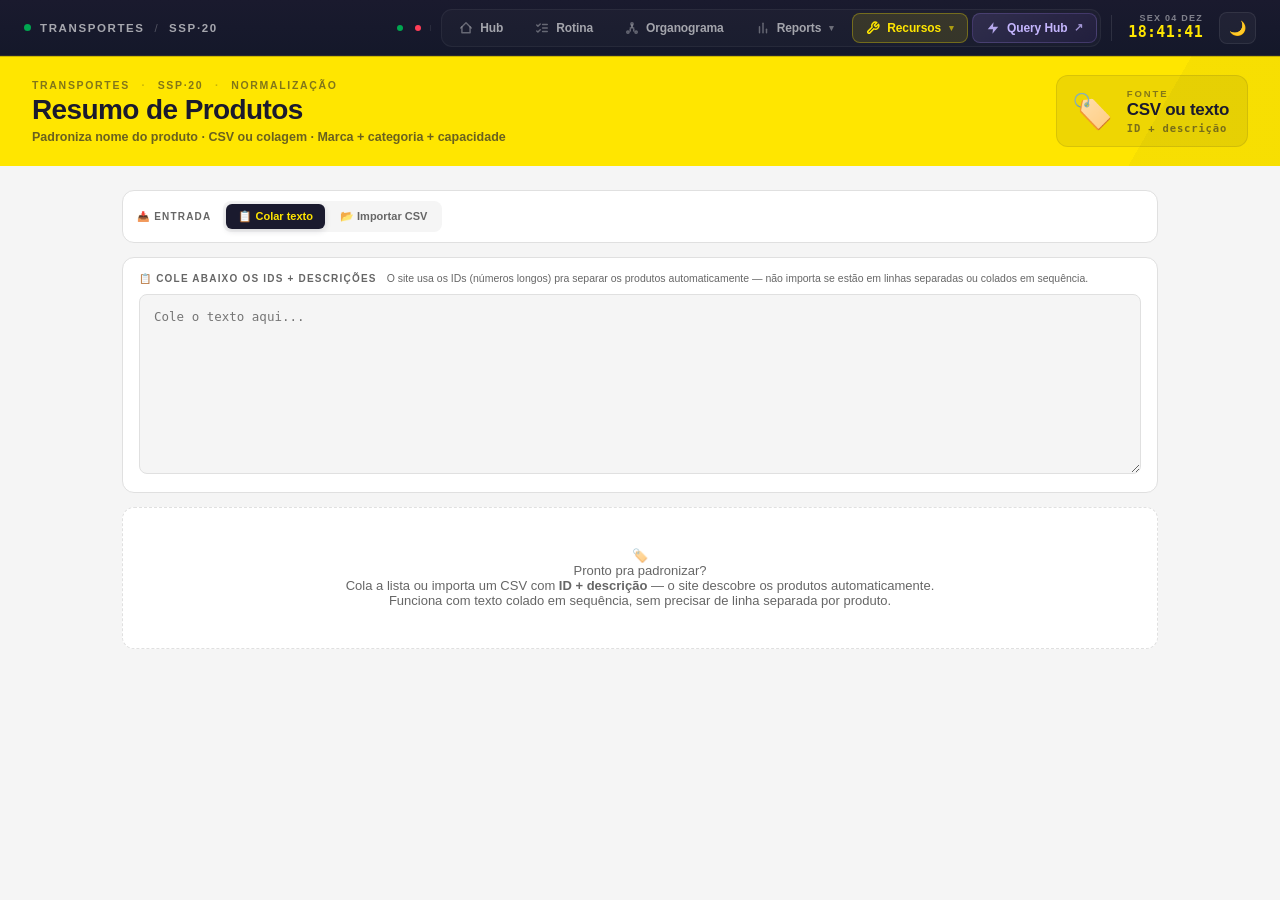
<file: produtos.html>
<!DOCTYPE html>
<html lang="pt-BR" data-theme="light">
<head>
<meta charset="UTF-8"/>
<meta name="robots" content="noindex,nofollow,noarchive,nosnippet"/>
<meta http-equiv="X-Frame-Options" content="DENY"/>
<meta http-equiv="Content-Security-Policy" content="default-src 'self'; script-src 'self' 'unsafe-inline' 'unsafe-eval' https://cdn.jsdelivr.net; style-src 'self' 'unsafe-inline' https://fonts.googleapis.com; font-src 'self' https://fonts.gstatic.com; img-src 'self' data:; connect-src 'self' https://*.firebaseio.com https://*.googleapis.com; frame-ancestors 'none';"/>
<meta name="referrer" content="no-referrer"/>
  <link rel="icon" type="image/x-icon" href="/rotina-transportes/favicon.ico"/>
  <link rel="icon" type="image/png" sizes="32x32" href="/rotina-transportes/favicon.png"/>
  <link rel="apple-touch-icon" href="icon-192.png"/>
<meta name="viewport" content="width=device-width, initial-scale=1.0">
<title>Resumo de Produtos – SSP20</title>
<link href="https://fonts.googleapis.com/css2?family=Inter:wght@400;500;600;700&display=swap" rel="stylesheet"/>
<style>
  *, *::before, *::after { box-sizing: border-box; margin: 0; padding: 0; }

  :root {
    --yellow: #FFE600; --navy: #1A1A2E; --font: 'Inter', sans-serif;
    --bg: #F5F5F5; --surface: #FFFFFF; --text: #333333;
    --muted: #666666; --border: #E0E0E0;
    --green: #00A650; --blue: #3483FA; --red: #E3262F;
    --amber: #F59E0B; --radius: 8px; --radius-lg: 12px;
  }
  [data-theme="dark"] {
    --bg: #0F1117; --surface: #1A1D27; --text: #E8EAF2;
    --muted: #8B90A7; --border: #2A2E3F;
  }

  body { font-family: var(--font); background: var(--bg); color: var(--text); min-height: 100vh; transition: background .2s; }

  /* TOPBAR */
  .topbar { background: linear-gradient(180deg, var(--navy) 0%, #14182A 100%); height: 56px; display: flex; align-items: center; padding: 0 1.5rem; gap: 14px; position: sticky; top: 0; z-index: 100; border-bottom: 1px solid rgba(255,230,0,.08); box-shadow: 0 1px 0 rgba(0,0,0,.2); }
  [data-theme="dark"] .topbar { background: linear-gradient(180deg, #0A0D17 0%, #06080F 100%); }

  /* Left cluster */
  .topbar-left { display: flex; align-items: center; gap: 14px; }
  .topbar-status { display: flex; align-items: center; gap: 9px; }
  .status-dot-live { width: 7px; height: 7px; border-radius: 50%; background: var(--green); box-shadow: 0 0 0 0 rgba(74,222,128,.5); animation: livePulse 2.2s infinite; }
  @keyframes livePulse { 0% { box-shadow: 0 0 0 0 rgba(74,222,128,.5); } 70% { box-shadow: 0 0 0 6px rgba(74,222,128,0); } 100% { box-shadow: 0 0 0 0 rgba(74,222,128,0); } }
  .status-text { font-size: 11.5px; font-weight: 700; letter-spacing: .14em; color: rgba(255,255,255,.62); text-transform: uppercase; font-variant-numeric: tabular-nums; }
  .status-sep { margin: 0 5px; color: rgba(255,255,255,.25); font-weight: 400; }
  .topbar-vsep { width: 1px; height: 26px; background: rgba(255,255,255,.1); flex-shrink: 0; }

  /* Right cluster */
  .topbar-right { margin-left: auto; display: flex; align-items: center; gap: 10px; }
  .online-cluster { display: flex; align-items: center; gap: 6px; padding-right: 6px; border-right: 1px solid rgba(255,255,255,.08); }
  .online-badge { display: flex; align-items: center; justify-content: center; padding: 0 3px; cursor: help; }
  .online-dot { width: 6px; height: 6px; border-radius: 50%; background: var(--green); }

  /* Nav cluster */
  .topbar-nav { display: flex; align-items: center; gap: 4px; padding: 3px; background: rgba(255,255,255,.025); border: 1px solid rgba(255,255,255,.05); border-radius: 11px; }

  /* Nav buttons - polished */
  .topbar-nav-link { display: inline-flex; align-items: center; gap: 7px; padding: 7px 13px; font-family: var(--font); font-size: 12px; font-weight: 700; color: rgba(255,255,255,.6); text-decoration: none; border-radius: 8px; background: transparent; border: 1px solid transparent; transition: all .22s cubic-bezier(.4,0,.2,1); letter-spacing: -.1px; position: relative; }
  .topbar-nav-link svg { width: 14px; height: 14px; opacity: .55; transition: opacity .2s, transform .2s; flex-shrink: 0; }
  .topbar-nav-link:hover { background: rgba(255,255,255,.06); color: rgba(255,255,255,.95); transform: translateY(-1px); }
  .topbar-nav-link:hover svg { opacity: 1; transform: scale(1.08); }
  .topbar-nav-link.active { background: var(--yellow); color: var(--navy); box-shadow: 0 2px 12px rgba(255,230,0,.28), inset 0 -2px 0 rgba(0,0,0,.08); }
  .topbar-nav-link.active svg { opacity: 1; }
  .topbar-nav-link.active::after { content: ''; position: absolute; bottom: -7px; left: 50%; transform: translateX(-50%); width: 4px; height: 4px; border-radius: 50%; background: var(--yellow); box-shadow: 0 0 10px rgba(255,230,0,.7); }

  /* Query Hub - purple gradient style */
  .query-hub-link { background: linear-gradient(135deg, rgba(167,139,250,.14), rgba(124,58,237,.08)) !important; border: 1px solid rgba(167,139,250,.22) !important; color: #c4b5fd !important; }
  .query-hub-link svg { color: #c4b5fd; opacity: .9 !important; }
  .query-hub-link:hover { background: linear-gradient(135deg, rgba(167,139,250,.24), rgba(124,58,237,.16)) !important; border-color: rgba(167,139,250,.45) !important; color: #ddd6fe !important; box-shadow: 0 4px 16px rgba(167,139,250,.25); transform: translateY(-1px); }
  .qh-arrow { display: inline-block; font-size: 11px; transition: transform .2s; opacity: .8; }
  .query-hub-link:hover .qh-arrow { transform: translate(2px, -2px); opacity: 1; }

  /* Reports dropdown - same family as nav buttons */
  .topbar-dropdown { position: relative; }
  .topbar-dropdown-btn { display: inline-flex; align-items: center; gap: 7px; padding: 7px 13px; font-family: var(--font); font-size: 12px; font-weight: 700; color: rgba(255,255,255,.6); background: transparent; border: 1px solid transparent; border-radius: 8px; cursor: pointer; transition: all .22s cubic-bezier(.4,0,.2,1); letter-spacing: -.1px; }
  .topbar-dropdown-btn svg { width: 14px; height: 14px; opacity: .55; transition: opacity .2s, transform .2s; flex-shrink: 0; }
  .topbar-dropdown-btn .chevron { font-size: 9px; opacity: .6; transition: transform .2s; margin-left: 1px; }
  .topbar-dropdown-btn:hover { background: rgba(255,255,255,.06); color: rgba(255,255,255,.95); transform: translateY(-1px); }
  .topbar-dropdown-btn:hover svg { opacity: 1; transform: scale(1.08); }
  .topbar-dropdown-btn.open { background: rgba(255,230,0,.1); color: var(--yellow); border-color: rgba(255,230,0,.25); }
  .topbar-dropdown-btn.open svg { opacity: 1; }
  .topbar-dropdown-btn.open .chevron { transform: rotate(180deg); opacity: 1; }
  /* topbar-dropdown-item link colors */
  a.topbar-dropdown-item:link,
  a.topbar-dropdown-item:visited { color: rgba(255,255,255,.75); }
  a.topbar-dropdown-item:hover { color: var(--yellow); }
  /* Active link states — !important pra garantir prioridade */
  .topbar-dropdown-btn.active-link { background: rgba(255,230,0,.12) !important; color: var(--yellow) !important; border-color: rgba(255,230,0,.3) !important; }
  .topbar-dropdown-btn.active-link svg { opacity: 1 !important; }
  .topbar-nav-link.active-link { background: rgba(255,230,0,.12) !important; color: var(--yellow) !important; border-color: rgba(255,230,0,.3) !important; }
  .topbar-nav-link.active-link svg { opacity: 1 !important; }
  a.topbar-dropdown-item.active-link:link,
  a.topbar-dropdown-item.active-link:visited { background: rgba(255,230,0,.08) !important; color: var(--yellow) !important; font-weight: 800; }

  .topbar-dropdown-menu { display: none; position: absolute; top: calc(100% + 9px); right: 0; background: linear-gradient(180deg, #131826 0%, #0E1320 100%); border: 1px solid rgba(255,255,255,.1); border-radius: 10px; min-width: 170px; overflow: hidden; box-shadow: 0 14px 40px rgba(0,0,0,.5), 0 0 0 1px rgba(255,230,0,.05); z-index: 999; }
  .topbar-dropdown-menu.open { display: block; animation: menuFade .15s ease-out; }
  @keyframes menuFade { from { opacity: 0; transform: translateY(-4px); } to { opacity: 1; transform: translateY(0); } }
  .topbar-dropdown-item { display: flex; align-items: center; gap: 10px; padding: 11px 15px; font-size: 11.5px; font-weight: 600; color: rgba(255,255,255,.7); text-decoration: none; transition: background .15s, color .15s; white-space: nowrap; }
  .topbar-dropdown-item:hover { background: rgba(255,230,0,.08); color: var(--yellow); }
  .topbar-dropdown-item .item-dot { width: 7px; height: 7px; border-radius: 50%; flex-shrink: 0; box-shadow: 0 0 0 2px rgba(255,255,255,.06); }

  /* Clock block */
  .clock-block { display: flex; flex-direction: column; align-items: flex-end; line-height: 1.05; gap: 2px; padding: 0 6px; }
  .clock-date { font-size: 9px; font-weight: 800; letter-spacing: .14em; color: rgba(255,255,255,.45); text-transform: uppercase; font-variant-numeric: tabular-nums; }
  .clock-topbar { font-size: 15px; font-weight: 800; color: var(--yellow); letter-spacing: .02em; font-family: ui-monospace, 'SF Mono', Menlo, monospace; font-variant-numeric: tabular-nums; }

  /* Theme btn */
  .theme-btn { background: rgba(255,255,255,.04); border: 1px solid rgba(255,255,255,.08); border-radius: 8px; padding: 7px 9px; font-size: 14px; cursor: pointer; transition: all .2s; display: flex; align-items: center; justify-content: center; }
  .theme-btn:hover { background: rgba(255,230,0,.1); border-color: rgba(255,230,0,.25); transform: translateY(-1px); }
  .topbar-sep { width: 1px; height: 16px; background: rgba(255,255,255,.1); }
  .topbar-section { font-size: 11px; font-weight: 500; color: rgba(255,255,255,.4); }



  /* HEADER */
  .header { background: var(--yellow); padding: 0 2rem; position: relative; overflow: hidden; }
  [data-theme="dark"] .header { background: #1A1D27; border-bottom: 1px solid var(--border); }
  .header::before { content: ''; position: absolute; top: 0; right: 0; width: 240px; height: 100%; background: linear-gradient(120deg, transparent 0%, transparent 50%, rgba(26,26,46,.035) 50%, rgba(26,26,46,.035) 100%); pointer-events: none; }
  [data-theme="dark"] .header::before { background: linear-gradient(120deg, transparent 0%, transparent 50%, rgba(255,230,0,.04) 50%, rgba(255,230,0,.04) 100%); }
  .header-inner { max-width: 1240px; margin: 0 auto; min-height: 110px; display: flex; align-items: center; gap: 24px; padding: 16px 0; position: relative; }
  .brand-block { display: flex; align-items: center; gap: 18px; flex: 0 0 auto; }
  .ml-logo-wrap { background: #fff; border-radius: 10px; padding: 5px 9px; display: flex; align-items: center; box-shadow: 0 1px 3px rgba(26,26,46,.08); }
  .ml-logo-img { height: 30px; width: auto; display: block; }
  .brand-vsep { width: 1px; height: 60px; background: rgba(26,26,46,.18); }
  [data-theme="dark"] .brand-vsep { background: rgba(255,255,255,.15); }
  .header-eyebrow { font-size: 10.5px; font-weight: 700; letter-spacing: .16em; color: rgba(26,26,46,.55); text-transform: uppercase; margin-bottom: 5px; font-variant-numeric: tabular-nums; }
  [data-theme="dark"] .header-eyebrow { color: rgba(255,255,255,.5); }
  .header-title { font-size: 28px; font-weight: 800; color: var(--navy); letter-spacing: -.6px; line-height: 1; }
  [data-theme="dark"] .header-title { color: var(--text); }
  .header-sub { font-size: 12.5px; color: rgba(26,26,46,.65); margin-top: 6px; font-weight: 600; }
  [data-theme="dark"] .header-sub { color: var(--muted); }

  /* Info card à direita */
  .dit-info-card { margin-left: auto; display: flex; align-items: center; gap: 14px; background: rgba(26,26,46,.07); border: 1px solid rgba(26,26,46,.1); border-radius: 12px; padding: 12px 18px 12px 14px; }
  [data-theme="dark"] .dit-info-card { background: rgba(255,230,0,.08); border-color: rgba(255,230,0,.2); }
  .dit-info-emoji { font-size: 34px; line-height: 1; }
  .dit-info-text { display: flex; flex-direction: column; }
  .dit-info-eyebrow { font-size: 9.5px; font-weight: 700; letter-spacing: .2em; color: rgba(26,26,46,.5); text-transform: uppercase; }
  [data-theme="dark"] .dit-info-eyebrow { color: rgba(255,230,0,.6); }
  .dit-info-name { font-size: 17px; font-weight: 750; color: var(--navy); letter-spacing: -.3px; line-height: 1.1; margin-top: 2px; }
  [data-theme="dark"] .dit-info-name { color: #fff; }
  .dit-info-hint { font-size: 10.5px; font-weight: 700; letter-spacing: .08em; color: rgba(26,26,46,.55); font-variant-numeric: tabular-nums; font-family: ui-monospace, 'SF Mono', Menlo, monospace; margin-top: 2px; }
  [data-theme="dark"] .dit-info-hint { color: rgba(255,230,0,.55); }

  /* WRAPPER */
  .wrapper { max-width: 1100px; margin: 0 auto; padding: 1.5rem 2rem 4rem; }

  /* SECTION LABEL */
  .section-label { font-size: 10px; font-weight: 700; text-transform: uppercase; letter-spacing: .14em; color: var(--muted); margin-bottom: 10px; margin-top: 1.5rem; display: flex; align-items: center; gap: 8px; }
  .section-label::after { content: ''; flex: 1; height: 1px; background: var(--border); }

  /* MAIN GRID */
  .dit-grid { display: grid; grid-template-columns: 340px 1fr; gap: 1.5rem; align-items: start; }

  /* CSV UPLOAD */
  .upload-zone { border: 1.5px dashed var(--border); border-radius: var(--radius-lg); padding: 16px; text-align: center; cursor: pointer; transition: border-color .2s; background: var(--surface); margin-bottom: 12px; }
  .upload-zone:hover { border-color: var(--yellow); }
  .upload-zone.loaded-csv { border-color: var(--green); border-style: solid; }
  .upload-icon { font-size: 20px; margin-bottom: 6px; }
  .upload-type { font-size: 10px; font-weight: 700; letter-spacing: .1em; text-transform: uppercase; color: var(--green); margin-bottom: 3px; }
  .upload-label { font-size: 12px; color: var(--muted); line-height: 1.4; }
  .upload-label strong { color: var(--text); }
  .file-input { display: none; }

  /* FIELDS */
  .field-group { display: flex; flex-direction: column; gap: 8px; margin-bottom: 12px; }
  .field-row { display: grid; grid-template-columns: 1fr 1fr; gap: 8px; }
  .field { display: flex; flex-direction: column; gap: 3px; }
  .field-label { font-size: 10px; font-weight: 700; text-transform: uppercase; letter-spacing: .1em; color: var(--muted); }
  .field-input { background: var(--surface); border: 1px solid var(--border); border-radius: var(--radius); padding: 7px 10px; font-family: var(--font); font-size: 13px; font-weight: 600; color: var(--text); outline: none; width: 100%; transition: border-color .15s; }
  .field-input:focus { border-color: var(--blue); }
  .field-input.large { font-size: 16px; }
  input[type=date].field-input { font-size: 12px; font-weight: 500; }

  /* OFFENDERS TABLE */
  .offenders-table { background: var(--surface); border: 1px solid var(--border); border-radius: var(--radius-lg); overflow: hidden; }
  .off-header { display: grid; grid-template-columns: 1fr 65px 60px; padding: 7px 12px; background: var(--bg); border-bottom: 1px solid var(--border); font-size: 10px; font-weight: 700; text-transform: uppercase; letter-spacing: .08em; color: var(--muted); gap: 6px; }
  .off-row { display: grid; grid-template-columns: 1fr 65px 60px; padding: 9px 12px; border-bottom: 1px solid var(--border); gap: 6px; align-items: center; }
  .off-row:last-child { border-bottom: none; }
  .off-name { font-size: 12px; font-weight: 600; color: var(--text); display: flex; align-items: center; gap: 7px; }
  .off-qty { font-size: 14px; font-weight: 700; color: var(--text); }
  .off-pct { font-size: 12px; font-weight: 600; color: var(--amber); }
  .dot { width: 8px; height: 8px; border-radius: 50%; flex-shrink: 0; }
  .auto-badge { font-size: 9px; background: #E8F8EF; color: #006634; border-radius: 3px; padding: 1px 5px; font-weight: 700; }

  /* RIGHT PANEL */
  .narrative-block { background: var(--surface); border: 1px solid var(--border); border-radius: var(--radius); overflow: hidden; margin-bottom: 8px; }
  .narrative-header { padding: 8px 14px; background: var(--bg); border-bottom: 1px solid var(--border); font-size: 11px; font-weight: 700; text-transform: uppercase; letter-spacing: .06em; color: var(--text); display: flex; align-items: center; gap: 8px; }
  .narrative-header .stats { font-size: 12px; font-weight: 700; color: var(--text); margin-left: auto; }
  .narrative-header .pct-badge { font-size: 11px; color: var(--amber); font-weight: 600; }
  .narrative-block textarea { width: 100%; min-height: 64px; padding: 10px 14px; background: transparent; border: none; outline: none; font-family: var(--font); font-size: 13px; color: var(--muted); line-height: 1.6; resize: vertical; }
  .narrative-block textarea::placeholder { color: var(--border); }

  /* OUTPUT */
  .output-section { background: var(--surface); border: 1px solid var(--border); border-radius: var(--radius-lg); padding: 20px; margin-top: 1.5rem; }
  .output-label { font-size: 10px; font-weight: 700; letter-spacing: .1em; text-transform: uppercase; color: var(--muted); margin-bottom: 12px; }
  #reportOutput { font-size: 13px; line-height: 1.9; color: var(--text); white-space: pre-wrap; word-break: break-word; font-family: monospace; background: var(--bg); padding: 16px; border-radius: var(--radius); }

  /* BUTTONS */
  .btn-row { display: flex; gap: 8px; flex-wrap: wrap; margin-top: 12px; }
  .btn { padding: 9px 18px; border-radius: var(--radius); font-size: 13px; font-weight: 600; cursor: pointer; border: none; font-family: var(--font); transition: opacity .15s; }
  .btn:hover { opacity: .85; }
  .btn-primary  { background: #1A1A2E; color: var(--yellow); }
  [data-theme="dark"] .btn-primary { background: var(--yellow); color: #1A1A2E; }
  .btn-secondary { background: var(--surface); color: var(--text); border: 1px solid var(--border); }
  .btn-copy { background: #E8F8EF; color: #006634; }
  .status { font-size: 12px; color: var(--green); margin-top: 6px; }

  /* ── DASHBOARD ── */
  .upload-row { display: flex; gap: 12px; align-items: center; margin-bottom: 1rem; flex-wrap: wrap; }
  .upload-row .upload-zone { flex: 1; min-width: 260px; margin-bottom: 0; padding: 12px 16px; text-align: left; display: flex; align-items: center; gap: 12px; }
  .upload-row .upload-icon { font-size: 22px; flex-shrink: 0; }
  .upload-row .upload-info { flex: 1; }
  .date-field { display: flex; flex-direction: column; gap: 4px; }
  .date-field label { font-size: 9.5px; font-weight: 700; letter-spacing: .14em; color: var(--muted); text-transform: uppercase; }
  .date-field input { padding: 9px 12px; font-size: 13px; }

  /* KPI strip — amarelo igual ao dashboard */
  .kpi-strip { background: var(--yellow); border-radius: var(--radius-lg); padding: 16px 18px; margin-bottom: 1.25rem; display: grid; grid-template-columns: repeat(6, 1fr); gap: 12px; position: relative; }
  [data-theme="dark"] .kpi-strip { background: linear-gradient(135deg, #FFE600 0%, #F5C518 100%); }
  .kpi-card { display: flex; flex-direction: column; gap: 4px; background: #fff; border-radius: 8px; padding: 10px 12px; min-height: 64px; justify-content: center; box-shadow: 0 1px 3px rgba(26,26,46,.08); }
  .kpi-card-label { font-size: 10px; font-weight: 700; letter-spacing: .08em; color: rgba(26,26,46,.6); text-transform: uppercase; }
  .kpi-card-value { font-size: 22px; font-weight: 800; color: var(--navy); letter-spacing: -.4px; font-variant-numeric: tabular-nums; line-height: 1; }
  .kpi-card-value.editable { cursor: text; border-bottom: 1px dashed rgba(26,26,46,.2); padding-bottom: 2px; outline: none; }
  .kpi-card-value.editable:focus { border-bottom-color: var(--navy); }
  .kpi-card-value.editable[contenteditable=true]:empty:before { content: attr(data-placeholder); color: rgba(26,26,46,.3); }

  /* Tabelas — heatmap vermelho */
  .table-grid { display: grid; grid-template-columns: repeat(4, 1fr); gap: 14px; margin-bottom: 1.25rem; }
  .table-card { background: var(--surface); border: 1px solid var(--border); border-radius: var(--radius-lg); overflow: hidden; }
  .table-card-title { padding: 11px 14px; font-size: 12.5px; font-weight: 800; text-align: center; color: var(--text); background: var(--bg); border-bottom: 1px solid var(--border); letter-spacing: -.1px; }
  .table-card .tbl-head { display: grid; padding: 8px 12px; font-size: 9.5px; font-weight: 800; letter-spacing: .1em; text-transform: uppercase; color: var(--muted); border-bottom: 1px solid var(--border); }
  .table-card .tbl-head.cols-2 { grid-template-columns: 1fr 56px 56px; }
  .table-card .tbl-head.cols-3 { grid-template-columns: 90px 1fr 50px 56px; }
  .table-card .tbl-head.cols-mot { grid-template-columns: 1fr 1fr 50px 56px; }
  .table-card .tbl-row { display: grid; padding: 8px 12px; font-size: 11.5px; font-weight: 600; align-items: center; gap: 4px; border-bottom: 1px solid rgba(0,0,0,.04); transition: background .12s; }
  [data-theme="dark"] .table-card .tbl-row { border-bottom-color: rgba(255,255,255,.04); }
  .table-card .tbl-row:hover { background: rgba(227,38,47,.03); }
  .table-card .tbl-row.cols-2 { grid-template-columns: 1fr 56px 56px; }
  .table-card .tbl-row.cols-3 { grid-template-columns: 90px 1fr 50px 56px; }
  .table-card .tbl-row.cols-mot { grid-template-columns: 1fr 1fr 50px 56px; }
  .table-card .tbl-row .num { text-align: right; font-variant-numeric: tabular-nums; font-weight: 700; }
  .table-card .tbl-row .pct { text-align: right; font-variant-numeric: tabular-nums; font-weight: 600; color: var(--muted); }
  .table-card .tbl-row .cell-ellipsis { overflow: hidden; text-overflow: ellipsis; white-space: nowrap; }
  /* Heatmap: top item vermelho forte, gradiente desce */
  .table-card .tbl-row[data-heat="1"] { background: #E3262F; color: #fff; }
  .table-card .tbl-row[data-heat="1"] .pct, .table-card .tbl-row[data-heat="1"] .num { color: #fff; }
  .table-card .tbl-row[data-heat="2"] { background: #F9D6D8; }
  .table-card .tbl-row[data-heat="3"] { background: #FBE6E7; }
  .table-card .tbl-row[data-heat="4"] { background: #FDF1F2; }
  [data-theme="dark"] .table-card .tbl-row[data-heat="2"] { background: rgba(227,38,47,.25); }
  [data-theme="dark"] .table-card .tbl-row[data-heat="3"] { background: rgba(227,38,47,.15); }
  [data-theme="dark"] .table-card .tbl-row[data-heat="4"] { background: rgba(227,38,47,.08); }

  /* Charts row */
  .charts-grid { display: grid; grid-template-columns: 1fr 1fr; gap: 14px; margin-bottom: 1.25rem; }
  .chart-card { background: var(--surface); border: 1px solid var(--border); border-radius: var(--radius-lg); padding: 14px 18px 16px; }
  .chart-card-title { font-size: 12.5px; font-weight: 800; text-align: center; color: var(--text); margin-bottom: 14px; }
  .chart-bars { display: flex; align-items: flex-end; justify-content: space-around; gap: 10px; min-height: 140px; padding-top: 24px; }
  .chart-bar-wrap { flex: 1; display: flex; flex-direction: column; align-items: center; gap: 6px; max-width: 80px; }
  .chart-bar { width: 100%; background: var(--navy); border-radius: 4px 4px 0 0; position: relative; min-height: 6px; transition: opacity .15s; }
  .chart-bar:hover { opacity: .85; }
  .chart-bar-val { position: absolute; top: -18px; left: 50%; transform: translateX(-50%); font-size: 11px; font-weight: 800; color: var(--text); font-variant-numeric: tabular-nums; white-space: nowrap; }
  .chart-bar-lbl { font-size: 10.5px; font-weight: 700; color: var(--muted); letter-spacing: .04em; text-transform: uppercase; }

  /* Empty state */
  .dash-empty { padding: 40px 20px; text-align: center; color: var(--muted); font-size: 13px; background: var(--surface); border: 1px dashed var(--border); border-radius: var(--radius-lg); }

  /* ORH HERO — número da variação como protagonista */
  .orh-hero {
    background: linear-gradient(135deg, var(--navy) 0%, #2A2F4F 100%);
    border-radius: var(--radius-lg);
    padding: 36px 42px;
    margin-bottom: 1.5rem;
    position: relative;
    overflow: hidden;
    color: #fff;
  }
  .orh-hero::before {
    content: '';
    position: absolute;
    top: -120px; right: -80px;
    width: 480px; height: 480px;
    background: radial-gradient(circle, rgba(255,230,0,.1) 0%, transparent 65%);
    pointer-events: none;
  }
  .orh-hero.is-bad::before { background: radial-gradient(circle, rgba(227,38,47,.18) 0%, transparent 60%); }
  .orh-hero.is-good::before { background: radial-gradient(circle, rgba(0,166,80,.18) 0%, transparent 60%); }
  .orh-hero-grid {
    display: grid;
    grid-template-columns: 1fr auto;
    gap: 40px;
    align-items: center;
    position: relative;
  }
  .orh-hero-left {
    display: flex; flex-direction: column;
    gap: 6px;
  }
  .orh-hero-eyebrow {
    display: inline-flex; align-items: center; gap: 9px;
    font-size: 11px; font-weight: 900;
    letter-spacing: .2em;
    color: rgba(255,255,255,.6);
    text-transform: uppercase;
  }
  .orh-hero-dot {
    width: 8px; height: 8px;
    border-radius: 50%;
    background: var(--yellow);
    box-shadow: 0 0 0 0 rgba(255,230,0,.5);
    animation: orhHeroPulse 1.6s infinite;
  }
  .orh-hero.is-bad .orh-hero-dot { background: var(--red); animation: orhHeroPulseBad 1.6s infinite; }
  .orh-hero.is-good .orh-hero-dot { background: #4ade80; animation: orhHeroPulseGood 1.6s infinite; }
  @keyframes orhHeroPulse { 0%,100% { box-shadow: 0 0 0 0 rgba(255,230,0,.6); } 50% { box-shadow: 0 0 0 8px rgba(255,230,0,0); } }
  @keyframes orhHeroPulseBad { 0%,100% { box-shadow: 0 0 0 0 rgba(227,38,47,.6); } 50% { box-shadow: 0 0 0 8px rgba(227,38,47,0); } }
  @keyframes orhHeroPulseGood { 0%,100% { box-shadow: 0 0 0 0 rgba(74,222,128,.6); } 50% { box-shadow: 0 0 0 8px rgba(74,222,128,0); } }

  .orh-hero-number {
    font-size: 112px;
    font-weight: 900;
    color: var(--yellow);
    letter-spacing: -5px;
    line-height: .88;
    font-variant-numeric: tabular-nums;
    margin-top: 4px;
    text-shadow: 0 4px 24px rgba(0,0,0,.3);
  }
  .orh-hero.is-bad .orh-hero-number { color: #FF6B73; }
  .orh-hero.is-good .orh-hero-number { color: #4ade80; }
  .orh-hero-label {
    font-size: 14px; font-weight: 700;
    color: rgba(255,255,255,.65);
    letter-spacing: .04em;
    margin-top: 8px;
  }
  .orh-hero-label b { color: #fff; font-weight: 800; }

  .orh-hero-right {
    display: grid;
    grid-template-columns: auto auto auto;
    gap: 18px;
    align-items: center;
    padding-left: 38px;
    border-left: 1px solid rgba(255,255,255,.12);
  }
  .orh-hero-stat {
    text-align: center;
    min-width: 110px;
  }
  .orh-hero-stat-val {
    font-size: 32px; font-weight: 900;
    color: #fff;
    letter-spacing: -1.2px;
    line-height: 1;
    font-variant-numeric: tabular-nums;
  }
  .orh-hero-stat-lbl {
    font-size: 9.5px; font-weight: 800;
    letter-spacing: .16em;
    color: rgba(255,255,255,.55);
    text-transform: uppercase;
    margin-top: 6px;
  }
  .orh-hero-stat-arrow {
    font-size: 26px;
    font-weight: 900;
    color: rgba(255,255,255,.4);
    line-height: 1;
  }
  .orh-hero.is-bad .orh-hero-stat-arrow { color: #FF6B73; }
  .orh-hero.is-good .orh-hero-stat-arrow { color: #4ade80; }

  .orh-hero-summary {
    margin-top: 26px;
    padding-top: 22px;
    border-top: 1px solid rgba(255,255,255,.1);
    font-size: 13.5px;
    color: rgba(255,255,255,.7);
    line-height: 1.5;
    font-weight: 500;
    position: relative;
  }
  .orh-hero-summary b { color: #fff; font-weight: 800; }
  .orh-hero-summary .hero-tag {
    display: inline-block;
    padding: 2px 8px;
    background: rgba(255,255,255,.1);
    border-radius: 4px;
    font-size: 11px;
    font-weight: 800;
    letter-spacing: .04em;
    color: #fff;
    margin: 0 2px;
  }
  .orh-hero-summary .hero-tag.bad { background: rgba(227,38,47,.2); color: #FF8088; }
  .orh-hero-summary .hero-tag.good { background: rgba(74,222,128,.2); color: #4ade80; }

  @media (max-width: 900px) {
    .orh-hero { padding: 26px 24px; }
    .orh-hero-grid { grid-template-columns: 1fr; gap: 22px; }
    .orh-hero-number { font-size: 72px; letter-spacing: -3px; }
    .orh-hero-right { padding-left: 0; border-left: none; padding-top: 18px; border-top: 1px solid rgba(255,255,255,.12); justify-content: center; }
    .orh-hero-stat-val { font-size: 26px; }
  }

  /* BATTLE — comparativo Plan x Real protagonista */
  .battle-card {
    background: var(--surface);
    border: 1px solid var(--border);
    border-radius: var(--radius-lg);
    padding: 22px 26px;
    margin-bottom: 1.25rem;
    position: relative;
    overflow: hidden;
  }
  .battle-card::before {
    content: '';
    position: absolute; top: -80px; right: -80px;
    width: 320px; height: 320px;
    background: radial-gradient(circle, rgba(255,230,0,.08) 0%, transparent 60%);
    pointer-events: none;
  }
  .battle-header { display: flex; align-items: baseline; gap: 12px; margin-bottom: 18px; position: relative; }
  .battle-title { font-size: 14px; font-weight: 800; color: var(--text); letter-spacing: -.2px; }
  .battle-sub { font-size: 11px; color: var(--muted); }

  .battle-arena {
    display: grid;
    grid-template-columns: 1fr auto 1fr;
    align-items: center;
    gap: 0;
    margin-bottom: 22px;
  }
  .battle-side {
    text-align: center;
    padding: 18px 16px;
    border-radius: 14px;
    position: relative;
    transition: transform .25s;
  }
  .battle-side.plan {
    background: linear-gradient(135deg, rgba(52,131,250,.08), rgba(52,131,250,.02));
    border: 1px solid rgba(52,131,250,.18);
  }
  .battle-side.real {
    background: linear-gradient(135deg, rgba(255,230,0,.12), rgba(255,180,0,.06));
    border: 1px solid rgba(255,180,0,.3);
  }
  .battle-side.real.is-worse {
    background: linear-gradient(135deg, rgba(227,38,47,.1), rgba(227,38,47,.03));
    border-color: rgba(227,38,47,.28);
  }
  .battle-side.real.is-better {
    background: linear-gradient(135deg, rgba(0,166,80,.1), rgba(0,166,80,.03));
    border-color: rgba(0,166,80,.28);
  }
  .battle-side-eyebrow {
    font-size: 10px; font-weight: 800; letter-spacing: .14em;
    color: var(--muted); text-transform: uppercase;
    margin-bottom: 8px;
  }
  .battle-side-val {
    font-size: 36px; font-weight: 800;
    color: var(--text);
    line-height: 1; letter-spacing: -1px;
    font-variant-numeric: tabular-nums;
  }
  .battle-side.plan .battle-side-val { color: var(--blue); }
  .battle-side.real .battle-side-val { color: #C49500; }
  [data-theme="dark"] .battle-side.real .battle-side-val { color: var(--yellow); }
  .battle-side.real.is-worse .battle-side-val { color: var(--red); }
  .battle-side.real.is-better .battle-side-val { color: var(--green); }
  .battle-side-sub {
    font-size: 11px; font-weight: 700;
    color: var(--muted); margin-top: 5px;
    font-variant-numeric: tabular-nums;
  }

  .battle-vs {
    padding: 0 24px;
    text-align: center;
    display: flex; flex-direction: column;
    align-items: center;
    gap: 4px;
  }
  .battle-vs-arrow {
    font-size: 28px; font-weight: 900;
    color: var(--muted);
    line-height: 1;
    transition: color .2s;
  }
  .battle-vs-arrow.up { color: var(--red); }
  .battle-vs-arrow.down { color: var(--green); }
  .battle-vs-arrow.zero { color: var(--muted); }
  .battle-vs-delta {
    font-size: 22px; font-weight: 800;
    color: var(--text); line-height: 1;
    letter-spacing: -.5px;
    font-variant-numeric: tabular-nums;
  }
  .battle-vs-delta.up { color: var(--red); }
  .battle-vs-delta.down { color: var(--green); }
  .battle-vs-delta.zero { color: var(--muted); }
  .battle-vs-lbl {
    font-size: 9.5px; font-weight: 800;
    color: var(--muted); letter-spacing: .12em;
    text-transform: uppercase; margin-top: 2px;
  }

  /* Barra dupla comparativa */
  .battle-bar-wrap { margin-top: 4px; }
  .battle-bar-track {
    position: relative;
    height: 18px;
    background: var(--bg);
    border-radius: 9px;
    overflow: hidden;
  }
  .battle-bar-plan, .battle-bar-real {
    position: absolute; top: 0;
    height: 100%;
    border-radius: 9px;
    transition: width .5s cubic-bezier(.4,0,.2,1);
  }
  .battle-bar-plan {
    left: 0;
    background: linear-gradient(90deg, var(--blue), #5BA0FF);
    z-index: 1;
  }
  .battle-bar-real {
    left: 0;
    background: linear-gradient(90deg, #F5C518, #FFE600);
    z-index: 2;
    opacity: .88;
    mix-blend-mode: multiply;
  }
  [data-theme="dark"] .battle-bar-real { mix-blend-mode: normal; opacity: .8; }
  .battle-bar-marks {
    display: flex; gap: 20px; margin-top: 8px;
    font-size: 11px; font-weight: 700; color: var(--muted);
  }
  .battle-bar-marks span { display: inline-flex; align-items: center; gap: 6px; }
  .bm-dot { width: 10px; height: 10px; border-radius: 3px; }
  .bm-dot.plan { background: var(--blue); }
  .bm-dot.real { background: var(--yellow); border: 1px solid #F5C518; }
  .bm-dot.contrato { background: #16a34a; }

  .battle-summary {
    margin-top: 18px;
    padding: 12px 16px;
    background: var(--bg);
    border-radius: 10px;
    font-size: 12.5px;
    color: var(--muted);
    line-height: 1.5;
    font-weight: 500;
  }
  .battle-summary b { color: var(--text); font-weight: 800; }
  .battle-summary .acc-bad { color: var(--red); }
  .battle-summary .acc-good { color: var(--green); }

  @media (max-width: 768px) {
    .battle-arena { grid-template-columns: 1fr; gap: 14px; }
    .battle-vs { padding: 8px 0; flex-direction: row; justify-content: center; gap: 12px; }
    .battle-vs-arrow { transform: rotate(90deg); font-size: 22px; }
    .battle-side-val { font-size: 30px; }
  }

  /* ── ORH-SPECIFIC STYLES ── */
  .filter-bar {
    display: flex; align-items: stretch; gap: 14px; flex-wrap: wrap;
    background: var(--surface); border: 1px solid var(--border);
    border-radius: var(--radius-lg); padding: 12px 16px;
    margin-bottom: 1.25rem;
  }
  .filter-group { display: flex; align-items: center; gap: 10px; flex-wrap: wrap; }
  .filter-bar-label { font-size: 10px; font-weight: 800; letter-spacing: .12em; text-transform: uppercase; color: var(--muted); white-space: nowrap; }
  .filter-pills { display: flex; gap: 3px; background: var(--bg); padding: 3px; border-radius: 8px; flex-wrap: wrap; }
  .filter-pill { font-family: var(--font); font-size: 11px; font-weight: 700; padding: 6px 12px; border-radius: 6px; cursor: pointer; border: none; background: transparent; color: var(--muted); transition: all .15s; white-space: nowrap; }
  .filter-pill:hover { color: var(--text); }
  .filter-pill.active { background: var(--navy); color: var(--yellow); box-shadow: 0 2px 6px rgba(26,26,46,.15); }
  [data-theme="dark"] .filter-pill.active { background: var(--yellow); color: var(--navy); }
  .date-range { display: flex; align-items: center; gap: 6px; }
  .filter-info { margin-left: auto; align-self: center; font-size: 11.5px; font-weight: 600; color: var(--muted); white-space: nowrap; }
  .filter-info b { color: var(--text); font-weight: 800; }

  /* KPI foot */
  .kpi-card-foot { font-size: 9.5px; color: rgba(26,26,46,.55); font-weight: 600; margin-top: 2px; font-variant-numeric: tabular-nums; }
  [data-theme="dark"] .kpi-card-foot { color: rgba(255,255,255,.55); }

  /* Hero comparison */
  .hero-cmp { background: var(--surface); border: 1px solid var(--border); border-radius: var(--radius-lg); padding: 18px 22px; margin-bottom: 1.25rem; }
  .hero-cmp-title { font-size: 13px; font-weight: 800; color: var(--text); margin-bottom: 14px; }
  .hero-cmp-bars { display: flex; flex-direction: column; gap: 10px; }
  .hero-cmp-row { display: grid; grid-template-columns: 130px 1fr 100px; gap: 14px; align-items: center; }
  .hero-cmp-label { font-size: 11.5px; font-weight: 700; color: var(--muted); display: inline-flex; align-items: center; gap: 8px; }
  .cmp-dot { width: 10px; height: 10px; border-radius: 3px; flex-shrink: 0; }
  .dot-plan { background: var(--blue); }
  .dot-real { background: var(--yellow); border: 1px solid #F5C518; }
  .dot-contrato { background: #16a34a; }
  .hero-cmp-bar-track { background: var(--bg); height: 22px; border-radius: 5px; overflow: hidden; }
  .hero-cmp-bar { height: 100%; border-radius: 5px; transition: width .5s ease; }
  .hero-cmp-bar.plan { background: var(--blue); }
  .hero-cmp-bar.real { background: var(--yellow); border: 1px solid #F5C518; }
  .hero-cmp-bar.contrato { background: #16a34a; }
  .hero-cmp-val { font-size: 14px; font-weight: 800; color: var(--text); text-align: right; font-variant-numeric: tabular-nums; }
  .hero-cmp-summary { margin-top: 14px; padding-top: 14px; border-top: 1px solid var(--border); font-size: 12.5px; color: var(--muted); line-height: 1.5; }
  .hero-cmp-summary b { color: var(--text); }

  /* Excedentes card */
  .exc-card { background: var(--surface); border: 1px solid var(--border); border-radius: var(--radius-lg); padding: 18px 22px; }
  .exc-card-title { font-size: 13px; font-weight: 800; color: var(--text); margin-bottom: 4px; }
  .exc-card-sub { font-size: 11px; color: var(--muted); margin-bottom: 16px; }
  .exc-stats { display: grid; grid-template-columns: 1fr 1fr; gap: 12px; margin-bottom: 16px; }
  .exc-stat { background: var(--bg); border-radius: 8px; padding: 12px 14px; text-align: center; }
  .exc-stat-val { font-size: 26px; font-weight: 800; color: var(--text); line-height: 1; letter-spacing: -.5px; font-variant-numeric: tabular-nums; }
  .exc-stat-lbl { font-size: 10px; font-weight: 700; color: var(--muted); margin-top: 4px; letter-spacing: .04em; text-transform: uppercase; }
  .exc-breakdown { display: flex; flex-direction: column; gap: 7px; }
  .exc-bd-row { display: grid; grid-template-columns: 90px 1fr 100px; gap: 10px; align-items: center; }
  .exc-bd-lbl { font-size: 11px; font-weight: 700; color: var(--text); }
  .exc-bd-bar-track { background: var(--bg); height: 8px; border-radius: 4px; overflow: hidden; }
  .exc-bd-bar { height: 100%; border-radius: 4px; transition: width .4s ease; }
  .exc-bd-val { font-size: 11px; font-weight: 700; color: var(--text); text-align: right; font-variant-numeric: tabular-nums; }

  /* Comparison bar chart (Plan vs Real por MLP) */
  .compare-chart { background: var(--surface); border: 1px solid var(--border); border-radius: var(--radius-lg); padding: 18px 20px; margin-bottom: 1.25rem; }
  .compare-title { font-size: 13px; font-weight: 800; color: var(--text); margin-bottom: 6px; }
  .compare-subtitle { font-size: 11px; color: var(--muted); margin-bottom: 18px; }
  .compare-legend { display: flex; gap: 16px; margin-bottom: 14px; flex-wrap: wrap; }
  .compare-legend-item { display: inline-flex; align-items: center; gap: 6px; font-size: 11px; font-weight: 700; color: var(--muted); }
  .compare-legend-dot { width: 10px; height: 10px; border-radius: 3px; }
  .compare-legend-dot.plan { background: var(--blue); }
  .compare-legend-dot.real { background: var(--yellow); border: 1px solid #F5C518; }
  .compare-legend-dot.contrato { background: #16a34a; }
  .compare-bars { display: flex; flex-direction: column; gap: 16px; }
  .compare-row { display: grid; grid-template-columns: 150px 1fr 60px; gap: 12px; align-items: center; }
  .compare-row.triple .compare-row-bars { gap: 4px; }
  .compare-row-label { font-size: 11.5px; font-weight: 700; color: var(--text); text-overflow: ellipsis; overflow: hidden; white-space: nowrap; }
  .compare-row-bars { display: flex; flex-direction: column; gap: 5px; min-width: 0; }
  .compare-bar-track { display: flex; align-items: center; height: 16px; }
  .compare-bar {
    height: 12px; border-radius: 3px;
    display: flex; align-items: center; justify-content: flex-end;
    padding-right: 7px;
    font-size: 10px; font-weight: 800;
    color: #fff; font-variant-numeric: tabular-nums;
    min-width: 30px;
    transition: width .4s ease;
  }
  .compare-bar.plan { background: var(--blue); }
  .compare-bar.real { background: var(--yellow); color: var(--navy); border: 1px solid #F5C518; }
  .compare-bar.contrato { background: #16a34a; }
  .compare-row-diff { font-size: 12px; font-weight: 800; text-align: right; font-variant-numeric: tabular-nums; }
  .compare-row-diff.up { color: var(--red); }
  .compare-row-diff.down { color: var(--green); }
  .compare-row-diff.zero { color: var(--muted); }

  /* Histogram */
  .histo-bars { display: flex; align-items: flex-end; gap: 4px; height: 140px; padding-top: 20px; }
  .histo-bar-wrap { flex: 1; display: flex; flex-direction: column; align-items: center; gap: 4px; min-width: 0; }
  .histo-bar { width: 100%; background: var(--navy); border-radius: 3px 3px 0 0; min-height: 4px; position: relative; transition: opacity .15s; }
  .histo-bar.negative { background: var(--green); }
  .histo-bar.positive { background: var(--red); }
  .histo-bar.zero { background: var(--muted); }
  .histo-bar:hover { opacity: .85; }
  .histo-bar-val { position: absolute; top: -16px; left: 50%; transform: translateX(-50%); font-size: 9.5px; font-weight: 800; color: var(--text); font-variant-numeric: tabular-nums; white-space: nowrap; }
  .histo-bar-lbl { font-size: 9px; font-weight: 700; color: var(--muted); font-variant-numeric: tabular-nums; text-align: center; line-height: 1.1; }

  /* Scatter plot */
  .scatter-card { background: var(--surface); border: 1px solid var(--border); border-radius: var(--radius-lg); padding: 18px 20px; }
  .scatter-svg { width: 100%; height: 220px; }
  .scatter-diagonal { stroke: #16a34a; stroke-width: 1.5; stroke-dasharray: 4 3; fill: none; opacity: .7; }
  .scatter-axis { stroke: var(--border); stroke-width: 1; }
  .scatter-axis-lbl { font-size: 10px; fill: var(--muted); font-family: var(--font); font-weight: 700; }
  .scatter-legend { display: flex; gap: 14px; margin-top: 8px; font-size: 11px; font-weight: 700; color: var(--muted); justify-content: center; }
  .scatter-legend span { display: inline-flex; align-items: center; gap: 5px; }

  /* DG/UG card */
  .dgug-card { background: var(--surface); border: 1px solid var(--border); border-radius: var(--radius-lg); padding: 18px 20px; }

  /* Category pills */
  .cat-pill { display: inline-block; font-size: 9px; font-weight: 800; text-transform: uppercase; letter-spacing: .08em; padding: 3px 7px; border-radius: 4px; white-space: nowrap; }
  .cat-pill.cat-match { background: rgba(0,166,80,.1); color: var(--green); }
  .cat-pill.cat-dg { background: rgba(227,38,47,.1); color: var(--red); }
  .cat-pill.cat-ug { background: rgba(52,131,250,.1); color: var(--blue); }
  .cat-pill.cat-lateral { background: rgba(107,115,148,.1); color: var(--muted); }

  /* Two-column responsive grid */
  .two-col-grid { display: grid; grid-template-columns: 1fr 1fr; gap: 14px; margin-bottom: 1.25rem; }

  /* Data table */
  .data-table { background: var(--surface); border: 1px solid var(--border); border-radius: var(--radius-lg); overflow: hidden; margin-bottom: 1.25rem; }
  .data-table-title { padding: 12px 18px; font-size: 13px; font-weight: 800; color: var(--text); background: var(--bg); border-bottom: 1px solid var(--border); display: flex; align-items: center; justify-content: space-between; gap: 10px; }
  .data-table-title .tbl-subtitle { font-size: 10.5px; font-weight: 600; color: var(--muted); }
  .data-table-head { display: grid; padding: 9px 18px; font-size: 9.5px; font-weight: 800; letter-spacing: .12em; text-transform: uppercase; color: var(--muted); border-bottom: 1px solid var(--border); }
  .data-table-row { display: grid; padding: 9px 18px; font-size: 12px; font-weight: 600; align-items: center; gap: 6px; border-bottom: 1px solid rgba(0,0,0,.04); transition: background .12s; }
  [data-theme="dark"] .data-table-row { border-bottom-color: rgba(255,255,255,.04); }
  .data-table-row:hover { background: var(--bg); }
  .data-table-row:last-child { border-bottom: none; }
  .data-table .num { text-align: right; font-variant-numeric: tabular-nums; font-weight: 700; }
  .data-table .num.up { color: var(--red); }
  .data-table .num.down { color: var(--green); }
  .data-table .num.zero { color: var(--muted); }
  .data-table .cell-ellipsis { overflow: hidden; text-overflow: ellipsis; white-space: nowrap; }

  /* Specific columns */
  .cols-mlp-full { grid-template-columns: 1fr 60px 80px 80px 90px 70px 70px; }
  .cols-rota-full { grid-template-columns: 1fr 90px 60px 60px 60px; }
  .cols-cidade { grid-template-columns: 110px 1fr 80px 100px; }

  /* Format bar (Rota-Cidade) */
  .format-bar {
    display: flex; align-items: center; gap: 12px;
    background: var(--surface); border: 1px solid var(--border);
    border-radius: var(--radius-lg); padding: 10px 14px;
    margin-bottom: 12px;
    flex-wrap: wrap;
  }
  .format-label { font-size: 10px; font-weight: 800; letter-spacing: .12em; text-transform: uppercase; color: var(--muted); }

  @media (max-width: 900px) {
    .dit-grid { grid-template-columns: 1fr; }
    .kpi-strip { grid-template-columns: repeat(3, 1fr); }
    .table-grid { grid-template-columns: 1fr 1fr; }
    .charts-grid { grid-template-columns: 1fr; }
    .two-col-grid { grid-template-columns: 1fr; }
    .compare-row { grid-template-columns: 100px 1fr 56px; gap: 8px; }
    .compare-row-label { font-size: 11px; }
    .topbar-sep, .topbar-section { display: none; }
    .wrapper { padding: 1rem 1rem 4rem; }
    .topbar { padding: 0 1rem; }
    .header { padding: 0 1rem; }
    .header::before { display: none; }
    .header-inner { flex-direction: column; align-items: stretch; min-height: auto; padding: 16px 0 14px; gap: 12px; }
    .brand-block { gap: 12px; }
    .ml-logo-wrap { padding: 4px 7px; }
    .ml-logo-img { height: 26px; }
    .brand-vsep { height: 52px; }
    .header-title { font-size: 22px; }
    .dit-info-card { margin-left: 0; width: 100%; }
    .dit-info-emoji { font-size: 28px; }
    .dit-info-name { font-size: 15px; }
    .cols-mlp, .cols-modal, .cols-rota, .cols-dg { grid-template-columns: 1fr 60px 70px 70px; }
    .cols-mlp > :nth-child(5), .cols-mlp > :nth-child(6) { display: none; }
    .cols-modal > :nth-child(5) { display: none; }
  }

  @media (max-width: 640px) {
    .kpi-strip { grid-template-columns: repeat(2, 1fr); }
    .table-grid { grid-template-columns: 1fr; }
  }
</style>
<script src="keyboard.js?v=20260628" defer></script>
<script src="toast.js?v=20260628" defer></script>
<script src="ssp-city.js?v=20260628" defer></script>
<script src="easter-eggs.js?v=20260628e" defer></script>
<link rel="stylesheet" href="mobile.css?v=20260628a">
</head>
<body>

<!-- TOPBAR -->
<div class="topbar">
  <div class="topbar-left">
    <div class="topbar-status">
      <span class="status-dot-live"></span>
      <span class="status-text">TRANSPORTES <span class="status-sep">/</span> <span id="status-ssp">SSP·20</span></span>
    </div>
  </div>
  <div class="topbar-right">
    <div class="online-cluster">
      <div class="online-badge" title="Sistema online"><div class="online-dot"></div></div>
      <div class="online-badge" title="Sincronizado"><div class="online-dot" id="sync-dot" style="background:#FF3D57;"></div></div>
    </div>
    <nav class="topbar-nav">
            <a href="index.html" class="topbar-nav-link">
        <svg viewBox="0 0 24 24" fill="none" stroke="currentColor" stroke-width="2.5" stroke-linecap="round" stroke-linejoin="round"><path d="M3 12L12 3l9 9"/><path d="M5 10v10h14V10"/></svg>
        <span>Hub</span>
      </a>

      <a href="rotina.html" class="topbar-nav-link">
        <svg viewBox="0 0 24 24" fill="none" stroke="currentColor" stroke-width="2.5" stroke-linecap="round" stroke-linejoin="round"><path d="M3 17l2 2 4-4"/><path d="M3 7l2 2 4-4"/><path d="M13 6h8"/><path d="M13 12h8"/><path d="M13 18h8"/></svg>
        <span>Rotina</span>
      </a>
      <a href="madrugadao.html" class="topbar-nav-link">
        <svg viewBox="0 0 24 24" fill="none" stroke="currentColor" stroke-width="2.5" stroke-linecap="round" stroke-linejoin="round"><circle cx="12" cy="5" r="2"/><circle cx="5" cy="19" r="2"/><circle cx="19" cy="19" r="2"/><path d="M12 7v3a2 2 0 0 0 2 2h1"/><path d="M12 7v3a2 2 0 0 1-2 2H9"/><path d="M9 14v3"/><path d="M15 14v3"/></svg>
        <span>Organograma</span>
      </a>
      <div class="topbar-dropdown">
        <button class="topbar-dropdown-btn active" id="reports-btn" onclick="toggleReportsMenu()">
          <svg viewBox="0 0 24 24" fill="none" stroke="currentColor" stroke-width="2.5" stroke-linecap="round" stroke-linejoin="round"><line x1="6" y1="20" x2="6" y2="10"/><line x1="12" y1="20" x2="12" y2="4"/><line x1="18" y1="20" x2="18" y2="14"/></svg>
          <span>Reports</span>
          <span class="chevron">▾</span>
        </button>
        <div class="topbar-dropdown-menu" id="reports-menu">
          <a href="analise-ops.html" class="topbar-dropdown-item">
            <span class="item-dot" style="background:#60a5fa;"></span>
            <span>Descont.</span>
          </a>
          <a href="dit-report.html" class="topbar-dropdown-item">
            <span class="item-dot" style="background:#f0b429;"></span>
            <span>DIT Report</span>
          </a>
          <a href="orh.html" class="topbar-dropdown-item">
            <span class="item-dot" style="background:#a78bfa;"></span>
            <span>ORH</span>
          </a>
</div>
      </div>
      <div class="topbar-dropdown">
        <button class="topbar-dropdown-btn active-link" id="resources-btn" onclick="toggleResourcesMenu()">
          <svg viewBox="0 0 24 24" fill="none" stroke="currentColor" stroke-width="2.5" stroke-linecap="round" stroke-linejoin="round"><path d="M14.7 6.3a1 1 0 0 0 0 1.4l1.6 1.6a1 1 0 0 0 1.4 0l3.77-3.77a6 6 0 0 1-7.94 7.94l-6.91 6.91a2.12 2.12 0 0 1-3-3l6.91-6.91a6 6 0 0 1 7.94-7.94l-3.76 3.76z"/></svg>
          <span>Recursos</span>
          <span class="chevron">▾</span>
        </button>
        <div class="topbar-dropdown-menu" id="resources-menu">
          <a href="cidades.html" class="topbar-dropdown-item">
            <span class="item-dot" style="background:#16a34a;"></span>
            <span>Cidades por Rota</span>
          </a>
          <a href="produtos.html" class="topbar-dropdown-item active-link">
            <span class="item-dot" style="background:#f59e0b;"></span>
            <span>Resumo de produtos</span>
          </a>
          <a href="volumosos.html" class="topbar-dropdown-item">
            <span class="item-dot" style="background:#3483FA;"></span>
            <span>Volumosos por Ciclo</span>
          </a>
        </div>
      </div>
      <a href="https://melissp20.github.io/MeliSSP20/" target="_blank" class="topbar-nav-link query-hub-link">
        <svg viewBox="0 0 24 24" fill="currentColor" stroke="none"><polygon points="13 2 3 14 12 14 11 22 21 10 12 10 13 2"/></svg>
        <span>Query Hub</span>
        <span class="qh-arrow">↗</span>
      </a>
    </nav>
    <div class="topbar-vsep"></div>
    <div class="clock-block">
      <span class="clock-date" id="clock-date">TER 23 JUN</span>
      <span class="clock-topbar" id="live-clock">00:00:00</span>
    </div>
    <button class="theme-btn" id="theme-btn" title="Alternar modo escuro">🌙</button>
  </div>
</div>

<!-- HEADER -->
<div class="header">
  <div class="header-inner">
    <div class="brand-block">
      <div>
        <div class="header-eyebrow">TRANSPORTES <span style="margin:0 7px;opacity:.45;">·</span> SSP·20 <span style="margin:0 7px;opacity:.45;">·</span> NORMALIZAÇÃO</div>
        <div class="header-title">Resumo de Produtos</div>
        <div class="header-sub">Padroniza nome do produto · CSV ou colagem · Marca + categoria + capacidade</div>
      </div>
    </div>
    <div class="dit-info-card">
      <span class="dit-info-emoji">🏷️</span>
      <span class="dit-info-text">
        <span class="dit-info-eyebrow">FONTE</span>
        <span class="dit-info-name">CSV ou texto</span>
        <span class="dit-info-hint">ID + descrição</span>
      </span>
    </div>
  </div>
</div>

<div class="wrapper">
  <!-- Modo de entrada -->
  <div class="format-bar" style="margin-bottom:14px;">
    <span class="format-label">📥 Entrada</span>
    <div class="filter-pills">
      <button class="filter-pill active" data-m="paste" onclick="setMode('paste')">📋 Colar texto</button>
      <button class="filter-pill" data-m="csv" onclick="setMode('csv')">📂 Importar CSV</button>
    </div>
  </div>

  <!-- Modo CSV -->
  <div class="upload-row" id="modeCSV" style="display:none;">
    <div class="upload-zone" id="zoneCSV" onclick="document.getElementById('fileCSV').click()" style="cursor:pointer;">
      <div class="upload-icon">🏷️</div>
      <div class="upload-info">
        <div id="csvLabel" style="font-size:13px;font-weight:700;color:var(--text);">Importar CSV (ID + descrição)</div>
        <div style="font-size:11px;color:var(--muted);margin-top:2px;">Detecta automaticamente as colunas. Escolha qual é o ID e qual é a descrição.</div>
      </div>
      <input type="file" id="fileCSV" accept=".csv" style="display:none"/>
    </div>
  </div>

  <!-- Seletores de coluna (modo CSV) -->
  <div class="filter-bar" id="filterBar" style="display:none;">
    <div class="filter-group">
      <span class="filter-bar-label">🔑 Coluna ID</span>
      <select class="field-input col-select" id="selId" onchange="processInput()" style="min-width:160px;padding:6px 10px;font-size:11.5px;"></select>
    </div>
    <div class="filter-group">
      <span class="filter-bar-label">📝 Coluna descrição</span>
      <select class="field-input col-select" id="selDesc" onchange="processInput()" style="min-width:160px;padding:6px 10px;font-size:11.5px;"></select>
    </div>
    <div class="filter-info" id="filterInfo"></div>
  </div>

  <!-- Modo Colar -->
  <div id="modePaste" style="margin-bottom:14px;">
    <div style="background:var(--surface);border:1px solid var(--border);border-radius:var(--radius-lg);padding:14px 16px;">
      <div style="display:flex;align-items:center;gap:10px;margin-bottom:10px;flex-wrap:wrap;">
        <span style="font-size:10px;font-weight:800;letter-spacing:.12em;text-transform:uppercase;color:var(--muted);">📋 Cole abaixo os IDs + descrições</span>
        <span style="font-size:10.5px;color:var(--muted);font-weight:500;">O site usa os IDs (números longos) pra separar os produtos automaticamente — não importa se estão em linhas separadas ou colados em sequência.</span>
      </div>
      <textarea id="pasteInput" oninput="processInput()" placeholder="Cole o texto aqui..."
        style="width:100%;min-height:180px;background:var(--bg);border:1px solid var(--border);border-radius:8px;padding:12px 14px;font-family:ui-monospace,monospace;font-size:12.5px;line-height:1.6;color:var(--text);resize:vertical;outline:none;box-sizing:border-box;"></textarea>
    </div>
  </div>

  <!-- Empty state -->
  <div class="dash-empty fun-empty" id="emptyState">
    <div class="fun-empty-art">
      <span class="fun-empty-emoji">🏷️</span>
      <div class="fun-empty-dots"><span></span><span></span><span></span></div>
    </div>
    <div class="fun-empty-title">Pronto pra padronizar?</div>
    <div class="fun-empty-sub">Cola a lista ou importa um CSV com <b>ID + descrição</b> — o site descobre os produtos automaticamente.</div>
    <div class="fun-empty-hint">Funciona com texto colado em sequência, sem precisar de linha separada por produto.</div>
  </div>

  <!-- RESULTADO -->
  <div id="resultArea" style="display:none;">

    <!-- Toggle formato -->
    <div class="format-bar">
      <span class="format-label">📋 Formato</span>
      <div class="filter-pills">
        <button class="filter-pill active" data-f="tsv" onclick="setFormat('tsv')">Duas colunas (Excel)</button>
        <button class="filter-pill" data-f="dash" onclick="setFormat('dash')">ID – Nome</button>
      </div>
      <button class="btn btn-copy" onclick="copyOutput()" style="margin-left:auto;">📋 Copiar tudo</button>
      <button class="btn btn-secondary" onclick="exportCSV()" style="margin-left:6px;">⬇ Baixar CSV</button>
    </div>
    <div class="status" id="copyStatus" style="margin-bottom:8px;"></div>

    <!-- Output box -->
    <pre id="outputBox" style="background:var(--bg);border:1px solid var(--border);border-radius:var(--radius-lg);padding:18px 22px;font-family:ui-monospace,\'SF Mono\',Menlo,monospace;font-size:12.5px;line-height:1.7;color:var(--text);max-height:560px;overflow-y:auto;white-space:pre;font-variant-numeric:tabular-nums;margin:0;"></pre>

    <div style="font-size:11px;color:var(--muted);margin-top:10px;line-height:1.5;" id="resultFoot"></div>

    <div class="btn-row" style="margin-top:14px;">
      <button class="btn btn-secondary" onclick="clearAll()">🗑 Limpar</button>
    </div>

  </div>

</div>

<script>
// Theme
const html = document.documentElement;
const tbtn = document.getElementById('theme-btn');
const saved = localStorage.getItem('theme') || 'light';
html.setAttribute('data-theme', saved);
tbtn.textContent = saved === 'dark' ? '☀️' : '🌙';
tbtn.addEventListener('click', () => {
  const next = html.getAttribute('data-theme') === 'dark' ? 'light' : 'dark';
  html.setAttribute('data-theme', next);
  tbtn.textContent = next === 'dark' ? '☀️' : '🌙';
  localStorage.setItem('theme', next);
});

function toggleReportsMenu() {
  const btn = document.getElementById('reports-btn');
  const menu = document.getElementById('reports-menu');
  btn.classList.toggle('open');
  menu.classList.toggle('open');
}
function toggleResourcesMenu() {
  const btn = document.getElementById('resources-btn');
  const menu = document.getElementById('resources-menu');
  btn.classList.toggle('open');
  menu.classList.toggle('open');
}
document.addEventListener('click', function(e) {
  if (!e.target.closest('.topbar-dropdown')) {
    document.getElementById('reports-btn')?.classList.remove('open');
    document.getElementById('reports-menu')?.classList.remove('open');
    document.getElementById('resources-btn')?.classList.remove('open');
    document.getElementById('resources-menu')?.classList.remove('open');
  }
});

// ── State ──
let mode = 'paste';
let csvRows = null;
let csvHeaders = [];
let currentFormat = 'tsv';
let result = [];  // [{id, name}]

const fmtN = n => Number(n).toLocaleString('pt-BR');
const norm = s => (s||'').toString().trim();

// ─── NORMALIZAÇÃO DE PRODUTOS — heurística expandida ───
const BRANDS = [
  'Electrolux','Brastemp','Consul','Whirlpool','LG','Samsung','Panasonic','Philco','Midea','Hisense',
  'Continental','Esmaltec','Atlas','Dako','Fogatti','Tramontina','Itatiaia','Bertolini','Mueller',
  'Suggar','Latina','Mallory','Britânia','Britania','Mondial','Cadence','Lenoxx','Multilaser',
  'Velt','Wap','Karcher','Black & Decker','Black+Decker','Oster','Arno','Walita',
  'Philips','Faet','Cuisinart','Polishop','Premium','Layr','Realce','Fame',
  'TCL','AOC','Toshiba','Sony','Sharp','Semp','Hyundai','HQ','JVC','H-Buster','Aiwa',
  'Castor','Ortobom','Probel','Herval','Plumatex','Theva','Anjos','Paropas','Simmons','Sealy',
  'Madesa','Politorno','Bartira','Carraro','Henn','Lopas','Movelar',
  'Olympia','Apple','HP','Dell','Acer','Lenovo','Asus','Positivo','Bosch','Siemens'
];
const BRANDS_UNIQ = [...new Set(BRANDS.map(b => b.toLowerCase()))]
  .sort((a,b) => b.length - a.length)
  .map(b => BRANDS.find(x => x.toLowerCase() === b));

function extractBrand(text) {
  const lower = ' ' + text.toLowerCase() + ' ';
  for (const b of BRANDS_UNIQ) {
    const esc = b.toLowerCase().replace(/[+&\/]/g, '\$&');
    const pattern = new RegExp('[^a-záéíóúâêôãç]' + esc + '[^a-záéíóúâêôãç]', 'i');
    if (pattern.test(lower)) return b;
  }
  return null;
}

const getLitros = (t) => {
  const m = t.match(/(\d{2,4})\s*(litros?|l\b|l\s|l\.|lts?\b)/i);
  return m ? m[1] + 'L' : '';
};
const getKg = (t) => {
  const m = t.match(/(\d{1,3}[.,]?\d{0,2})\s*kg/i);
  return m ? m[1].replace('.', ',') + 'kg' : '';
};
const getBocas = (t) => {
  const m = t.match(/(\d)\s*boca/i);
  return m ? m[1] + ' bocas' : '';
};
const getServicos = (t) => {
  const m = t.match(/(\d+)\s*servi[çc]o/i);
  return m ? m[1] + ' serviços' : '';
};
const getBtus = (t) => {
  const m = t.match(/(\d{1,2}[.,]?\d{0,3})\s*btus?/i);
  return m ? m[1].replace(',','.') + ' BTUs' : '';
};
const getPol = (t) => {
  const m = t.match(/\b(32|39|40|43|49|50|55|58|60|65|70|75|85|86|98)\b/);
  return m ? m[1] : '';
};
const getMedida = (t) => {
  const m = t.match(/(\d{2,3})\s*x\s*(\d{2,3})/i);
  return m ? m[0].replace(/\s+/g,'') : '';
};
const getTipoColchao = (t) => {
  if (/queen/i.test(t)) return 'Queen';
  if (/king/i.test(t)) return 'King';
  if (/casal/i.test(t)) return 'Casal';
  if (/solteiro/i.test(t)) return 'Solteiro';
  return '';
};
const getTipoForno = (t) => {
  if (/el[eé]tric/i.test(t)) return 'elétrico';
  if (/g[áa]s/i.test(t)) return 'a gás';
  if (/embut/i.test(t)) return 'embutir';
  return '';
};

const CATEGORIES = [
  { test: /\blav[ae]?[\s-]?lou[çc]/i, label: 'Lava-louças', extract: getServicos },
  { test: /\blav[a]?\s*e\s*seca|lava\s*-?\s*seca|wash\s*&?\s*dry/i, label: 'Lava e seca', extract: getKg },
  { test: /\b(lavadora|m[aá]quina\s*de\s*lavar|tanquinho)/i, label: 'Lavadora', extract: getKg },
  { test: /\bsecadora/i, label: 'Secadora', extract: getKg },
  { test: /\bgeladeira|refrigerador|side\s*by\s*side/i, label: 'Geladeira', extract: getLitros },
  { test: /\bfreezer/i, label: 'Freezer', extract: getLitros },
  { test: /\b(cooktop|cook\s*top)/i, label: 'Cooktop', extract: getBocas },
  { test: /\bfog[ãa]o/i, label: 'Fogão', extract: getBocas },
  { test: /\b(micro[-\s]?ondas|microondas)/i, label: 'Micro-ondas', extract: getLitros },
  { test: /\bforno/i, label: 'Forno', extract: (t) => [getTipoForno(t), getLitros(t)].filter(Boolean).join(' ') },
  { test: /\b(smart\s*)?tv\b|televis[ãa]o/i, label: 'TV', extract: getPol },
  { test: /\bcoifa|depurador/i, label: 'Coifa', extract: () => '' },
  { test: /\bfrigobar/i, label: 'Frigobar', extract: getLitros },
  { test: /\bcervejeira/i, label: 'Cervejeira', extract: getLitros },
  { test: /\badega/i, label: 'Adega', extract: (t) => {
      const m = t.match(/(\d+)\s*garrafa/i);
      return m ? m[1] + ' garrafas' : getLitros(t);
    }
  },
  { test: /\bexpositor/i, label: 'Expositor', extract: getLitros },
  { test: /\bar[\s-]?condicionado|split/i, label: 'Ar-condicionado', extract: getBtus },
  { test: /\bumidificador/i, label: 'Umidificador', extract: () => '' },
  { test: /\b(climatizador|ar\s*portátil)/i, label: 'Climatizador', extract: () => '' },
  { test: /\bventilador/i, label: 'Ventilador', extract: () => '' },
  { test: /\bpurificador/i, label: 'Purificador', extract: () => '' },
  { test: /\bbebedouro/i, label: 'Bebedouro', extract: () => '' },
  { test: /\baquecedor/i, label: 'Aquecedor', extract: () => '' },
  { test: /\bferro\s*de\s*passar|ferro\s*a\s*vapor/i, label: 'Ferro de passar', extract: () => '' },
  { test: /\b(vaporizador|steamer)/i, label: 'Vaporizador', extract: () => '' },
  { test: /\bair\s*fryer|fritadeira\s*el[eé]trica/i, label: 'Air Fryer', extract: getLitros },
  { test: /\bliquidificador/i, label: 'Liquidificador', extract: () => '' },
  { test: /\bbatedeira/i, label: 'Batedeira', extract: () => '' },
  { test: /\bcafeteira|m[aá]quina\s*de\s*caf[eé]/i, label: 'Cafeteira', extract: () => '' },
  { test: /\bsanduicheira|grill/i, label: 'Sanduicheira', extract: () => '' },
  { test: /\bpipoqueira/i, label: 'Pipoqueira', extract: () => '' },
  { test: /\bpanela\s*(de\s*press[ãa]o\s*)?el[eé]trica|panela\s*el[eé]trica/i, label: 'Panela elétrica', extract: getLitros },
  { test: /\bmultiprocessador|processador\s*de\s*aliment/i, label: 'Multiprocessador', extract: () => '' },
  { test: /\bcentr[íi]fuga/i, label: 'Centrífuga', extract: () => '' },
  { test: /\bespremedor/i, label: 'Espremedor', extract: () => '' },
  { test: /\bmixer|m[íi]xer/i, label: 'Mixer', extract: () => '' },
  { test: /\btorradeira/i, label: 'Torradeira', extract: () => '' },
  { test: /\baspirador|vacuum/i, label: 'Aspirador', extract: () => '' },
  { test: /\b(robô|robo)\s*aspirador/i, label: 'Robô aspirador', extract: () => '' },
  { test: /\benceradeira/i, label: 'Enceradeira', extract: () => '' },
  { test: /\blavadora\s*de\s*alta\s*press|lava\s*j[áa]to/i, label: 'Lavadora de alta pressão', extract: () => '' },
  { test: /\bcolch[ãa]o/i, label: 'Colchão', extract: (t) => [getTipoColchao(t), getMedida(t)].filter(Boolean).join(' ') },
  { test: /\bguarda[\s-]?roupa/i, label: 'Guarda-roupa', extract: (t) => {
      const m = t.match(/(\d+)\s*porta/i);
      return m ? m[1] + ' portas' : '';
    }
  },
  { test: /\bsof[áa]/i, label: 'Sofá', extract: (t) => {
      const m = t.match(/(\d+)\s*lugar/i);
      return m ? m[1] + ' lugares' : '';
    }
  },
  { test: /\bcama\b/i, label: 'Cama', extract: getTipoColchao },
  { test: /\barm[áa]rio|c[ôo]moda/i, label: 'Armário', extract: () => '' },
  { test: /\bestante|rack\b/i, label: 'Rack', extract: () => '' },
  { test: /\bmesa\b/i, label: 'Mesa', extract: () => '' },
  { test: /\bcadeira/i, label: 'Cadeira', extract: () => '' },
  { test: /\bnotebook|laptop/i, label: 'Notebook', extract: () => '' },
  { test: /\b(monitor|tela)\b/i, label: 'Monitor', extract: getPol },
  { test: /\bsmartphone|celular/i, label: 'Smartphone', extract: () => '' },
  { test: /\bbicicleta|bike/i, label: 'Bicicleta', extract: (t) => {
      const m = t.match(/aro\s*(\d{2})/i);
      return m ? 'aro ' + m[1] : '';
    }
  },
  { test: /\besteira\s*el/i, label: 'Esteira elétrica', extract: () => '' }
];

const STOPWORDS = /\b(110v|127v|220v|bivolt|preto|preta|branco|branca|inox|cinza|prata|prateado|vermelho|amarelo|azul|verde|rosa|bege|marrom|com|de|da|do|para|por|em|sem|wi-?fi|smart|inverter|frost\s*free|cor|cores)\b/gi;

function normalize(description) {
  const text = description.replace(/\s+/g,' ').trim();
  if (!text) return '';

  const brand = extractBrand(text);
  let cat = null;
  for (const c of CATEGORIES) {
    if (c.test.test(text)) { cat = c; break; }
  }

  if (cat) {
    const value = cat.extract(text);
    const parts = [];
    if (brand) parts.push(brand);
    parts.push(cat.label);
    if (value) parts.push(value);
    return parts.join(' ');
  }

  // FALLBACK: nenhuma categoria detectada → limpa lixo e mantém palavras úteis
  let cleaned = text
    .replace(STOPWORDS, ' ')
    .replace(/\([^)]*\)/g, ' ')
    .replace(/\b\d+[a-z]+\d*[a-z]*\b/gi, ' ')
    .replace(/[^a-záéíóúâêôãçA-Z0-9\s]/g, ' ')
    .replace(/\s+/g, ' ')
    .trim();

  const words = cleaned.split(' ').filter(w => w.length > 1);
  let summary = words.slice(0, 4).join(' ');
  if (brand && !summary.toLowerCase().includes(brand.toLowerCase())) {
    summary = brand + ' ' + summary;
  }
  return summary || (brand || 'Produto');
}


// ─── INPUT MODES ───
function setMode(m) {
  mode = m;
  document.querySelectorAll('.filter-pill[data-m]').forEach(p => p.classList.toggle('active', p.dataset.m === m));
  document.getElementById('modeCSV').style.display = m === 'csv' ? 'block' : 'none';
  document.getElementById('modePaste').style.display = m === 'paste' ? 'block' : 'none';
  if (m === 'csv') {
    document.getElementById('filterBar').style.display = csvRows ? 'flex' : 'none';
  } else {
    document.getElementById('filterBar').style.display = 'none';
  }
  processInput();
}

// ─── CSV mode ───
function parseCSVLine(line) {
  const out = []; let cur = ''; let q = false;
  for (let i = 0; i < line.length; i++) {
    const c = line[i];
    if (c === '"') { if (q && line[i+1] === '"') { cur += '"'; i++; } else q = !q; }
    else if (c === ',' && !q) { out.push(cur); cur = ''; }
    else cur += c;
  }
  out.push(cur);
  return out;
}
function parseCSV(text) {
  const lines = text.split(/\r?\n/).filter(l => l.length);
  if (lines.length < 2) return [];
  const header = parseCSVLine(lines[0]).map(h => h.replace(/^"|"$/g,'').trim());
  return lines.slice(1).map(line => {
    const vals = parseCSVLine(line);
    const obj = {};
    header.forEach((h, i) => obj[h] = (vals[i] || '').replace(/^"|"$/g,'').trim());
    return obj;
  });
}

document.getElementById('fileCSV').addEventListener('change', e => handleCSV(e.target.files[0]));
const zCSV = document.getElementById('zoneCSV');
zCSV.addEventListener('dragover', e => { e.preventDefault(); zCSV.style.borderColor='var(--yellow)'; });
zCSV.addEventListener('dragleave', () => zCSV.style.borderColor='');
zCSV.addEventListener('drop', e => { e.preventDefault(); zCSV.style.borderColor=''; handleCSV(e.dataTransfer.files[0]); });

function handleCSV(file) {
  if (!file) return;
  const reader = new FileReader();
  reader.onload = e => {
    const parsed = parseCSV(e.target.result);
    if (parsed.length === 0) { alert('CSV vazio.'); return; }
    csvRows = parsed;
    csvHeaders = Object.keys(parsed[0]);

    const optsAll = csvHeaders.map(h => `<option value="${h}">${h}</option>`).join('');
    document.getElementById('selId').innerHTML = optsAll;
    document.getElementById('selDesc').innerHTML = optsAll;

    // Auto-detect: ID = primeira coluna que parece numérica longa, Desc = coluna mais longa
    let bestId = null, bestDesc = null;
    let bestIdScore = -1, bestDescScore = -1;
    csvHeaders.forEach(h => {
      let numCount = 0, longCount = 0, totalLen = 0;
      parsed.slice(0,20).forEach(r => {
        const v = String(r[h]||'').trim();
        if (/^\d{8,}$/.test(v)) numCount++;
        if (v.length > 30) longCount++;
        totalLen += v.length;
      });
      if (numCount > bestIdScore) { bestIdScore = numCount; bestId = h; }
      if (longCount > bestDescScore) { bestDescScore = longCount; bestDesc = h; }
    });
    if (bestId) document.getElementById('selId').value = bestId;
    if (bestDesc) document.getElementById('selDesc').value = bestDesc;

    document.getElementById('zoneCSV').classList.add('loaded-csv');
    document.getElementById('csvLabel').innerHTML = `<strong>✓ ${file.name}</strong> <span style="color:var(--muted);font-weight:500;">· ${fmtN(parsed.length)} linhas · ${csvHeaders.length} colunas</span>`;
    document.getElementById('filterBar').style.display = 'flex';
    processInput();
  };
  reader.readAsText(file, 'utf-8');
}

// ─── PROCESS (chamado tanto no paste quanto no csv) ───
function processInput() {
  let pairs = []; // [{id, desc}]

  if (mode === 'paste') {
    const text = document.getElementById('pasteInput').value;
    if (!text.trim()) {
      result = [];
      hideResult();
      return;
    }
    // Usar IDs (8+ dígitos consecutivos) como pontos de separação
    // Funciona com produtos em linhas separadas OU colados em sequência
    const idPattern = /\b(\d{8,})\b/g;
    const matches = [...text.matchAll(idPattern)];

    for (let i = 0; i < matches.length; i++) {
      const id = matches[i][1];
      const startDesc = matches[i].index + matches[i][0].length;
      const endDesc = i + 1 < matches.length ? matches[i+1].index : text.length;
      let desc = text.slice(startDesc, endDesc).trim();
      // Limpar lixo comum no início (shipped, status, etc)
      desc = desc.replace(/^["\s,;|\t-]*(shipped|delivered|pending|active)?\s*/i, '').trim();
      if (id && desc) pairs.push({ id, desc });
    }
  } else if (mode === 'csv') {
    if (!csvRows) { result = []; hideResult(); return; }
    const colId = document.getElementById('selId').value;
    const colDesc = document.getElementById('selDesc').value;
    if (!colId || !colDesc) { result = []; hideResult(); return; }
    pairs = csvRows.map(r => ({ id: norm(r[colId]), desc: norm(r[colDesc]) })).filter(p => p.id && p.desc);
  }

  if (pairs.length === 0) {
    result = [];
    hideResult();
    return;
  }

  result = pairs.map(p => ({
    id: p.id,
    name: normalize(p.desc),
    raw: p.desc
  }));

  document.getElementById('emptyState').style.display = 'none';
  document.getElementById('resultArea').style.display = 'block';
  if (mode === 'csv') {
    document.getElementById('filterInfo').innerHTML = `<b>${fmtN(result.length)}</b> produtos processados`;
  }
  document.getElementById('resultFoot').innerHTML = `${fmtN(result.length)} produtos detectados · revise antes de copiar`;

  renderOutput();
}

function hideResult() {
  document.getElementById('resultArea').style.display = 'none';
  document.getElementById('emptyState').style.display = 'block';
}

// ─── OUTPUT ───
function setFormat(f) {
  currentFormat = f;
  document.querySelectorAll('.filter-pill[data-f]').forEach(p => p.classList.toggle('active', p.dataset.f === f));
  renderOutput();
}

function renderOutput() {
  if (!result || result.length === 0) {
    document.getElementById('outputBox').textContent = '';
    return;
  }
  let header = '';
  let lines;
  if (currentFormat === 'tsv') {
    header = 'ID\tProduto\n';
    lines = result.map(r => r.id + '\t' + r.name);
  } else {
    lines = result.map(r => r.id + ' – ' + r.name);
  }
  document.getElementById('outputBox').textContent = header + lines.join('\n');
}

function copyOutput() {
  const text = document.getElementById('outputBox').textContent;
  if (!text) return;
  navigator.clipboard.writeText(text).then(() => {
    const msg = currentFormat === 'tsv'
      ? `✓ ${fmtN(result.length)} linhas copiadas — cole no Excel: vai dividir em 2 colunas (ID | Produto)`
      : `✓ ${fmtN(result.length)} linhas copiadas`;
    toast(msg);
  });
}

function exportCSV() {
  if (!result || result.length === 0) return;
  // CSV com header + escape de aspas
  const escape = s => {
    s = String(s||'');
    if (/[,"\n]/.test(s)) return '"' + s.replace(/"/g, '""') + '"';
    return s;
  };
  const lines = ['ID,Produto'].concat(result.map(r => escape(r.id) + ',' + escape(r.name)));
  const blob = new Blob([lines.join('\n')], {type: 'text/csv;charset=utf-8'});
  const url = URL.createObjectURL(blob);
  const a = document.createElement('a');
  a.href = url;
  a.download = `resumo_produtos_${new Date().toISOString().slice(0,10)}.csv`;
  a.click();
  URL.revokeObjectURL(url);
  toast(`${fmtN(result.length)} linhas baixadas em CSV`, 'success');
}

function clearAll() {
  result = []; csvRows = null; csvHeaders = [];
  document.getElementById('pasteInput').value = '';
  document.getElementById('zoneCSV').classList.remove('loaded-csv');
  document.getElementById('csvLabel').innerHTML = 'Importar CSV (ID + descrição)';
  document.getElementById('resultArea').style.display = 'none';
  document.getElementById('filterBar').style.display = 'none';
  document.getElementById('emptyState').style.display = 'block';
  document.getElementById('outputBox').textContent = '';
  document.getElementById('copyStatus').textContent = '';
}


// === Topbar clock ===
function tickClock() {
  const n = new Date();
  const lc = document.getElementById('live-clock');
  const cd = document.getElementById('clock-date');
  if (lc) {
    lc.textContent = String(n.getHours()).padStart(2,'0')+':'+String(n.getMinutes()).padStart(2,'0')+':'+String(n.getSeconds()).padStart(2,'0');
  }
  if (cd) {
    const DAYS_SHORT = ['DOM','SEG','TER','QUA','QUI','SEX','SAB'];
    const MONTHS_SHORT = ['JAN','FEV','MAR','ABR','MAI','JUN','JUL','AGO','SET','OUT','NOV','DEZ'];
    cd.textContent = DAYS_SHORT[n.getDay()] + ' ' + String(n.getDate()).padStart(2,'0') + ' ' + MONTHS_SHORT[n.getMonth()];
  }
}
tickClock();
setInterval(tickClock, 1000);

</script>
</body>
</html>
</file>
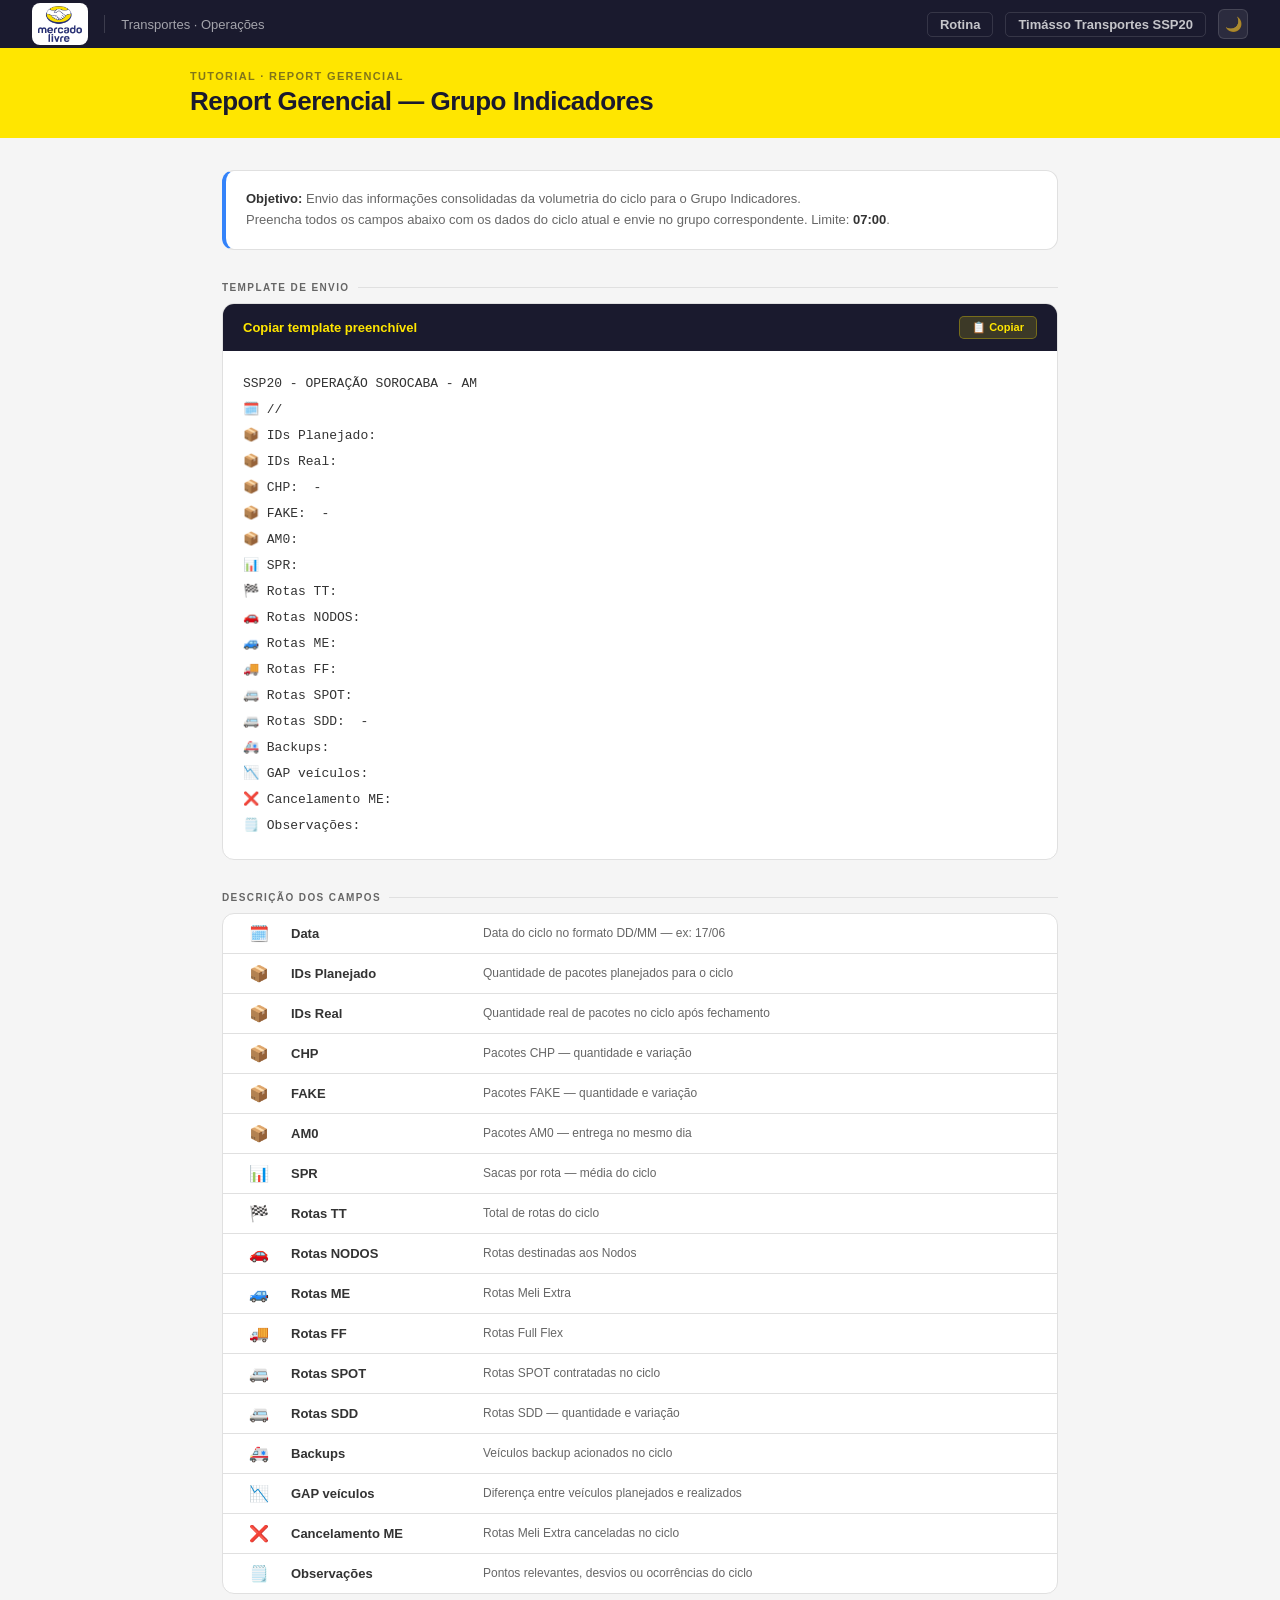
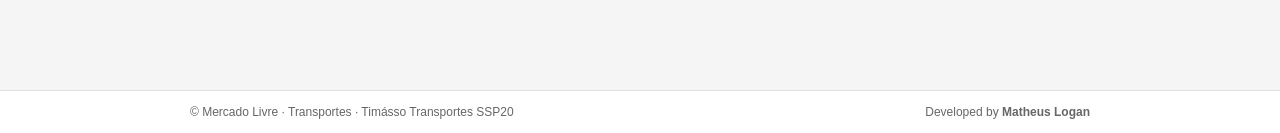
<file: tutorial-report-gerencial.html>
<!DOCTYPE html>
<html lang="pt-BR" data-theme="light">
<head>
  <meta charset="UTF-8"/>
<meta name="robots" content="noindex,nofollow,noarchive,nosnippet"/>
<meta http-equiv="X-Frame-Options" content="DENY"/>
<meta http-equiv="Content-Security-Policy" content="default-src 'self'; script-src 'self' 'unsafe-inline' 'unsafe-eval' https://cdn.jsdelivr.net; style-src 'self' 'unsafe-inline' https://fonts.googleapis.com; font-src 'self' https://fonts.gstatic.com; img-src 'self' data:; connect-src 'self' https://*.firebaseio.com https://*.googleapis.com; frame-ancestors 'none';"/>
<meta name="referrer" content="no-referrer"/>
  <meta name="viewport" content="width=device-width, initial-scale=1.0"/>
  <title>Rotina Transportes — Report Gerencial</title>
  <link href="https://fonts.googleapis.com/css2?family=Inter:wght@400;500;600;700&display=swap" rel="stylesheet"/>
  <style>
    *, *::before, *::after { box-sizing: border-box; margin: 0; padding: 0; }

    :root {
      --yellow: #FFE600;
      --navy: #1A1A2E;
      --bg: #F5F5F5;
      --surface: #FFFFFF;
      --text: #333333;
      --muted: #666666;
      --border: #E0E0E0;
      --green: #00A650;
      --blue: #3483FA;
      --font: 'Inter', sans-serif;
      --radius: 8px;
      --radius-lg: 12px;
    }

    [data-theme="dark"] {
      --bg: #0F1117;
      --surface: #1A1D27;
      --text: #E8EAF2;
      --muted: #8B90A7;
      --border: #2A2E3F;
    }

    body { font-family: var(--font); background: var(--bg); color: var(--text); font-size: 14px; }

    /* TOPBAR */
    .topbar { background: #1A1A2E; height: 48px; display: flex; align-items: center; padding: 0 2rem; gap: 1rem; }
    [data-theme="dark"] .topbar { background: #0A0C14; border-bottom: 1px solid #2A2E3F; }
    .topbar-logo { display: flex; align-items: center; gap: 10px; }
    .ml-logo-img { height: 36px; width: auto; display: block; }
    .ml-wordmark { display: none; }
    .topbar-sep { width: 1px; height: 18px; background: rgba(255,255,255,.15); }
    .topbar-section { font-size: 13px; font-weight: 500; color: rgba(255,255,255,.6); }
    .topbar-right { margin-left: auto; display: flex; align-items: center; gap: 12px; }
    .topbar-nav-link { font-size: 13px; font-weight: 600; color: rgba(255,255,255,.75); text-decoration: none; padding: 4px 12px; border-radius: 5px; border: 1px solid rgba(255,255,255,.12); transition: background .15s, color .15s; }
    .topbar-nav-link:hover { background: rgba(255,230,0,.12); color: var(--yellow); border-color: rgba(255,230,0,.25); }
    .theme-btn { background: rgba(255,255,255,.08); border: 1px solid rgba(255,255,255,.12); border-radius: 6px; color: rgba(255,255,255,.6); font-size: 14px; width: 30px; height: 30px; cursor: pointer; display: flex; align-items: center; justify-content: center; }

    /* HEADER */
    .header { background: var(--yellow); padding: 0 2rem; }
    [data-theme="dark"] .header { background: #1A1D27; border-bottom: 1px solid #2A2E3F; }
    .header-inner { max-width: 900px; margin: 0 auto; height: 90px; display: flex; flex-direction: column; justify-content: center; gap: 4px; }
    .header-eyebrow { font-size: 11px; font-weight: 600; text-transform: uppercase; letter-spacing: .12em; color: rgba(26,26,46,.55); }
    [data-theme="dark"] .header-eyebrow { color: var(--muted); }
    .header-title { font-size: 26px; font-weight: 700; color: #1A1A2E; letter-spacing: -.5px; }
    [data-theme="dark"] .header-title { color: var(--text); }

    /* WRAPPER */
    .wrapper { max-width: 900px; margin: 0 auto; padding: 2rem 2rem 4rem; }

    /* INTRO CARD */
    .intro-card {
      background: var(--surface);
      border: 1px solid var(--border);
      border-left: 4px solid var(--blue);
      border-radius: var(--radius-lg);
      padding: 18px 20px;
      margin-bottom: 2rem;
      font-size: 13px;
      color: var(--muted);
      line-height: 1.6;
    }

    .intro-card strong { color: var(--text); }

    /* SECTION LABEL */
    .section-label {
      font-size: 10px;
      font-weight: 700;
      text-transform: uppercase;
      letter-spacing: .14em;
      color: var(--muted);
      margin-bottom: 10px;
      display: flex;
      align-items: center;
      gap: 8px;
    }

    .section-label::after { content: ''; flex: 1; height: 1px; background: var(--border); }

    /* TEMPLATE CARD */
    .template-card {
      background: var(--surface);
      border: 1px solid var(--border);
      border-radius: var(--radius-lg);
      overflow: hidden;
      margin-bottom: 2rem;
    }

    .template-header {
      background: #1A1A2E;
      padding: 12px 20px;
      display: flex;
      align-items: center;
      justify-content: space-between;
    }

    [data-theme="dark"] .template-header { background: #0A0C14; }

    .template-title { font-size: 13px; font-weight: 600; color: var(--yellow); }

    .copy-btn {
      background: rgba(255,230,0,.15);
      border: 1px solid rgba(255,230,0,.3);
      border-radius: 5px;
      color: var(--yellow);
      font-size: 11px;
      font-weight: 600;
      padding: 4px 12px;
      cursor: pointer;
      font-family: var(--font);
      transition: background .15s;
    }

    .copy-btn:hover { background: rgba(255,230,0,.25); }
    .copy-btn.copied { color: #00D68F; border-color: #00D68F; background: rgba(0,214,143,.1); }

    .template-body {
      padding: 20px;
      font-family: 'JetBrains Mono', 'Courier New', monospace;
      font-size: 13px;
      line-height: 2;
      color: var(--text);
      white-space: pre;
      overflow-x: auto;
    }

    .template-body .field-label { color: var(--muted); }
    .template-body .field-blank { color: var(--blue); font-weight: 600; }

    /* FIELD TABLE */
    .field-table {
      background: var(--surface);
      border: 1px solid var(--border);
      border-radius: var(--radius-lg);
      overflow: hidden;
      margin-bottom: 2rem;
    }

    .field-row {
      display: grid;
      grid-template-columns: 40px 180px 1fr;
      padding: 10px 16px;
      border-bottom: 1px solid var(--border);
      gap: 12px;
      align-items: center;
      font-size: 13px;
    }

    .field-row:last-child { border-bottom: none; }
    .field-row:hover { background: var(--bg); }

    .field-emoji { font-size: 16px; text-align: center; }
    .field-name { font-weight: 600; color: var(--text); }
    .field-desc { color: var(--muted); font-size: 12px; }

    /* FOOTER */
    footer { background: var(--surface); border-top: 1px solid var(--border); padding: 14px 2rem; }
    .footer-inner { max-width: 900px; margin: 0 auto; display: flex; align-items: center; justify-content: space-between; }
    .footer-left { font-size: 12px; color: var(--muted); }

    @media (max-width: 600px) {
      .topbar { padding: 0 1rem; }
      .topbar-sep, .topbar-section { display: none; }
      .wrapper { padding: 1.5rem 1rem 3rem; }
      .field-row { grid-template-columns: 30px 1fr; grid-template-rows: auto auto; }
      .field-desc { grid-column: 2; }
      .template-body { font-size: 11px; }
    }
  </style>
<script src="keyboard.js?v=20260628" defer></script>
<script src="toast.js?v=20260628" defer></script>
<script src="ssp-city.js?v=20260628" defer></script>
<script src="easter-eggs.js?v=20260628e" defer></script>
<link rel="stylesheet" href="mobile.css?v=20260628a">
</head>
<body>

<!-- TOPBAR -->
<div class="topbar">
  <div class="topbar-logo">
    <div style="background:#fff;border-radius:8px;padding:3px 6px;display:flex;align-items:center;">
      <img src="ml-logo.png" alt="Mercado Livre" class="ml-logo-img"/>
    </div>
  </div>
  <div class="topbar-sep"></div>
  <span class="topbar-section">Transportes · Operações</span>
  <div class="topbar-right">
    <a href="index.html" class="topbar-nav-link">Rotina</a>
    <a href="madrugadao.html" class="topbar-nav-link">Timásso Transportes SSP20</a>
    <button class="theme-btn" id="theme-btn">🌙</button>
  </div>
</div>

<!-- HEADER -->
<div class="header">
  <div class="header-inner">
    <div class="header-eyebrow">Tutorial · Report Gerencial</div>
    <div class="header-title">Report Gerencial — Grupo Indicadores</div>
  </div>
</div>

<!-- BODY -->
<div class="wrapper">

  <div class="intro-card">
    <strong>Objetivo:</strong> Envio das informações consolidadas da volumetria do ciclo para o Grupo Indicadores.<br/>
    Preencha todos os campos abaixo com os dados do ciclo atual e envie no grupo correspondente. Limite: <strong>07:00</strong>.
  </div>

  <div class="section-label">Template de envio</div>

  <div class="template-card">
    <div class="template-header">
      <span class="template-title">Copiar template preenchível</span>
      <button class="copy-btn" id="copy-btn">📋 Copiar</button>
    </div>
    <div class="template-body" id="template-text">SSP20 - OPERAÇÃO SOROCABA - AM
🗓️ //
📦 IDs Planejado:
📦 IDs Real:
📦 CHP:  -
📦 FAKE:  -
📦 AM0:
📊 SPR:
🏁 Rotas TT:
🚗 Rotas NODOS:
🚙 Rotas ME:
🚚 Rotas FF:
🚐 Rotas SPOT:
🚐 Rotas SDD:  -
🚑 Backups:
📉 GAP veículos:
❌ Cancelamento ME:
🗒️ Observações:</div>
  </div>

  <div class="section-label">Descrição dos campos</div>

  <div class="field-table">
    <div class="field-row">
      <div class="field-emoji">🗓️</div>
      <div class="field-name">Data</div>
      <div class="field-desc">Data do ciclo no formato DD/MM — ex: 17/06</div>
    </div>
    <div class="field-row">
      <div class="field-emoji">📦</div>
      <div class="field-name">IDs Planejado</div>
      <div class="field-desc">Quantidade de pacotes planejados para o ciclo</div>
    </div>
    <div class="field-row">
      <div class="field-emoji">📦</div>
      <div class="field-name">IDs Real</div>
      <div class="field-desc">Quantidade real de pacotes no ciclo após fechamento</div>
    </div>
    <div class="field-row">
      <div class="field-emoji">📦</div>
      <div class="field-name">CHP</div>
      <div class="field-desc">Pacotes CHP — quantidade e variação</div>
    </div>
    <div class="field-row">
      <div class="field-emoji">📦</div>
      <div class="field-name">FAKE</div>
      <div class="field-desc">Pacotes FAKE — quantidade e variação</div>
    </div>
    <div class="field-row">
      <div class="field-emoji">📦</div>
      <div class="field-name">AM0</div>
      <div class="field-desc">Pacotes AM0 — entrega no mesmo dia</div>
    </div>
    <div class="field-row">
      <div class="field-emoji">📊</div>
      <div class="field-name">SPR</div>
      <div class="field-desc">Sacas por rota — média do ciclo</div>
    </div>
    <div class="field-row">
      <div class="field-emoji">🏁</div>
      <div class="field-name">Rotas TT</div>
      <div class="field-desc">Total de rotas do ciclo</div>
    </div>
    <div class="field-row">
      <div class="field-emoji">🚗</div>
      <div class="field-name">Rotas NODOS</div>
      <div class="field-desc">Rotas destinadas aos Nodos</div>
    </div>
    <div class="field-row">
      <div class="field-emoji">🚙</div>
      <div class="field-name">Rotas ME</div>
      <div class="field-desc">Rotas Meli Extra</div>
    </div>
    <div class="field-row">
      <div class="field-emoji">🚚</div>
      <div class="field-name">Rotas FF</div>
      <div class="field-desc">Rotas Full Flex</div>
    </div>
    <div class="field-row">
      <div class="field-emoji">🚐</div>
      <div class="field-name">Rotas SPOT</div>
      <div class="field-desc">Rotas SPOT contratadas no ciclo</div>
    </div>
    <div class="field-row">
      <div class="field-emoji">🚐</div>
      <div class="field-name">Rotas SDD</div>
      <div class="field-desc">Rotas SDD — quantidade e variação</div>
    </div>
    <div class="field-row">
      <div class="field-emoji">🚑</div>
      <div class="field-name">Backups</div>
      <div class="field-desc">Veículos backup acionados no ciclo</div>
    </div>
    <div class="field-row">
      <div class="field-emoji">📉</div>
      <div class="field-name">GAP veículos</div>
      <div class="field-desc">Diferença entre veículos planejados e realizados</div>
    </div>
    <div class="field-row">
      <div class="field-emoji">❌</div>
      <div class="field-name">Cancelamento ME</div>
      <div class="field-desc">Rotas Meli Extra canceladas no ciclo</div>
    </div>
    <div class="field-row">
      <div class="field-emoji">🗒️</div>
      <div class="field-name">Observações</div>
      <div class="field-desc">Pontos relevantes, desvios ou ocorrências do ciclo</div>
    </div>
  </div>

</div>

<footer>
  <div class="footer-inner">
    <span class="footer-left">© Mercado Livre · Transportes · Timásso Transportes SSP20</span>
    <span class="footer-left">Developed by <strong>Matheus Logan</strong></span>
  </div>
</footer>

<script>
  const html = document.documentElement;
  const btn = document.getElementById('theme-btn');
  const saved = localStorage.getItem('theme') || 'light';
  html.setAttribute('data-theme', saved);
  btn.textContent = saved === 'dark' ? '☀️' : '🌙';
  btn.addEventListener('click', () => {
    const next = html.getAttribute('data-theme') === 'dark' ? 'light' : 'dark';
    html.setAttribute('data-theme', next);
    btn.textContent = next === 'dark' ? '☀️' : '🌙';
    localStorage.setItem('theme', next);
  });

  document.getElementById('copy-btn').addEventListener('click', function() {
    const text = document.getElementById('template-text').innerText;
    navigator.clipboard.writeText(text).then(() => {
      this.textContent = '✓ Copiado!';
      this.classList.add('copied');
      setTimeout(() => {
        this.textContent = '📋 Copiar';
        this.classList.remove('copied');
      }, 2000);
    });
  });
</script>
</body>
</html>
</file>
<file: mobile.css>
/* mobile.css — Revisão completa de layout mobile
   Carregado em todas as páginas via <link rel="stylesheet" href="mobile.css?v=...">
   Aplica fixes responsivos cross-page. Não interfere em desktop. */

/* ═══════════════════════════════════════════════════════════════════
   MOBILE (≤ 768px) · ajustes globais
   ═══════════════════════════════════════════════════════════════════ */
@media (max-width: 768px) {

  /* Body geral — text scale e padding */
  body {
    font-size: 13.5px !important;
  }

  /* ── TOPBAR (rt-topbar usado em quase todas) ── */
  .rt-topbar {
    padding: 8px 12px !important;
    flex-wrap: wrap !important;
    gap: 8px !important;
  }
  .rt-topbar-left {
    flex: 1 1 auto !important;
    min-width: 0 !important;
  }
  .rt-topbar-right {
    flex-shrink: 0 !important;
    gap: 6px !important;
  }
  .rt-nav-link {
    padding: 5px 8px !important;
    font-size: 11px !important;
  }
  .rt-clock-block { display: none !important; }
  .rt-topbar-divider { display: none !important; }
  .rt-topbar-logo,
  .rt-topbar-title {
    font-size: 12.5px !important;
  }
  .rt-topbar-title-dot { display: none !important; }
  /* Dropdowns ficam mais largos pra clicar */
  .topbar-dropdown-menu {
    min-width: 180px !important;
    right: 8px !important;
    left: auto !important;
  }
  .topbar-dropdown-item {
    padding: 11px 14px !important;
    font-size: 13px !important;
  }

  /* ── HEADERS / HEROES das páginas ── */
  .hub-hero,
  .header,
  .page-header,
  .madrugadao-hero {
    padding: 22px 16px !important;
    border-radius: 12px !important;
  }
  .hub-title,
  .header-title,
  .page-title {
    font-size: 28px !important;
    letter-spacing: -.9px !important;
    line-height: 1.05 !important;
  }
  .hub-sub,
  .header-sub,
  .page-sub {
    font-size: 13px !important;
    line-height: 1.45 !important;
  }
  .hub-meta,
  .header-meta {
    font-size: 11px !important;
    flex-wrap: wrap !important;
    gap: 6px !important;
  }

  /* ── CARDS / GRIDS ── */
  .cards-grid,
  .hub-cards,
  .grid-cards,
  .org-grid,
  .stats-grid,
  .cards {
    grid-template-columns: 1fr !important;
    gap: 12px !important;
  }
  .card,
  .hub-card {
    padding: 16px 18px !important;
    border-radius: 12px !important;
  }
  .hub-card-title,
  .card-title {
    font-size: 15px !important;
  }
  .hub-card-desc,
  .card-desc {
    font-size: 12.5px !important;
    line-height: 1.45 !important;
  }

  /* ── BUTTONS pra toque (44px min recomendado) ── */
  .btn, button:not(.kbd-close):not(.qh-trivia-arrow):not(.rt-theme-btn):not(.ee-cur-close):not(.ee-progress-close):not(.ee-credits-close) {
    min-height: 38px;
    padding: 9px 14px !important;
    font-size: 13px !important;
  }
  input, select, textarea {
    font-size: 16px !important; /* evita zoom-in no iOS */
    min-height: 40px !important;
  }
  textarea {
    min-height: 80px !important;
  }

  /* ── MODAIS · ocupam mais da tela ── */
  .modal,
  .modal-content,
  .overlay-modal,
  .qh-credits-overlay > div,
  .ee-credits-box {
    max-width: 95vw !important;
    padding: 22px 20px !important;
  }
  .modal-header,
  .modal-title {
    font-size: 17px !important;
  }

  /* ── TRIVIA card ── */
  .trivia-card { padding: 14px 16px !important; border-radius: 12px !important; }
  .trivia-text { font-size: 13px !important; line-height: 1.5 !important; }
  .trivia-arrow { width: 30px !important; height: 30px !important; font-size: 16px !important; }

  /* ── TABELAS ─ scroll horizontal automático ── */
  table {
    font-size: 12px !important;
  }
  .table-wrap,
  .table-container {
    overflow-x: auto !important;
    -webkit-overflow-scrolling: touch;
    margin: 0 -16px;
    padding: 0 16px;
  }

  /* ── DOCAS / TAREFAS ── */
  .doca-list,
  .tasks-list,
  .task-item {
    padding: 12px !important;
    font-size: 13px !important;
  }

  /* ── ORGANOGRAMA ── */
  .org-cards-row {
    flex-direction: column !important;
    gap: 12px !important;
  }
  .org-card {
    padding: 16px !important;
    border-radius: 12px !important;
  }
  .org-card-name {
    font-size: 15px !important;
  }

  /* ── DIT REPORT · seções compactas ── */
  .dit-section { padding: 18px 16px !important; }
  .dit-table { font-size: 11.5px !important; }

  /* ── ORH · stat cards ── */
  .orh-cards,
  .orh-stats {
    grid-template-columns: 1fr 1fr !important;
    gap: 8px !important;
  }
  .orh-stat-val,
  .stat-val {
    font-size: 22px !important;
  }
  .orh-stat-lbl,
  .stat-lbl {
    font-size: 10px !important;
  }

  /* ── CIDADES · cards ── */
  .city-card { padding: 14px !important; }
  .city-name { font-size: 14px !important; }

  /* ── PERFORMANCE · modal grande vira full-screen ── */
  #eval-overlay > div {
    max-width: 100% !important;
    max-height: 100vh !important;
    border-radius: 0 !important;
    height: 100vh !important;
  }
  #eval-overlay .header-eval { padding: 14px 18px !important; }
  .star-row { font-size: 18px !important; gap: 3px !important; }

  /* ── PRODUTOS · textarea grande ── */
  .produtos-textarea { min-height: 140px !important; }

  /* ── FOOTERS / blocos finais ── */
  .footer,
  .footer-credit {
    padding: 18px 16px !important;
    font-size: 11px !important;
  }

  /* ── EASTER EGGS · ajustes pra mobile ── */
  .ee-egg-toast {
    right: 14px !important;
    left: 14px !important;
    bottom: 14px !important;
    max-width: none !important;
    padding: 11px 14px !important;
  }
  .ee-credits-box {
    padding: 28px 24px !important;
  }
  .ee-credits-name { font-size: 28px !important; }
  .ee-credits-title { font-size: 20px !important; }
  .ee-credits-stats { gap: 14px !important; }
  .ee-credits-stat-val { font-size: 18px !important; }

  /* ── ONBOARDING tour ── */
  .onb-popover {
    max-width: 92vw !important;
    padding: 18px 20px !important;
  }

  /* ── KEYBOARD modal ── */
  .kbd-box {
    padding: 22px 20px !important;
  }
  .kbd-title { font-size: 17px !important; }
  .kbd-item-label { font-size: 12px !important; }
}

/* ═══════════════════════════════════════════════════════════════════
   PHONES PEQUENOS (≤ 480px) · ajustes finos
   ═══════════════════════════════════════════════════════════════════ */
@media (max-width: 480px) {
  body { font-size: 13px !important; }

  .rt-topbar { padding: 6px 10px !important; }
  .rt-topbar-title { font-size: 12px !important; }
  .rt-nav-link { padding: 4px 7px !important; font-size: 10.5px !important; }

  .hub-title,
  .header-title { font-size: 22px !important; letter-spacing: -.7px !important; }
  .hub-sub,
  .header-sub { font-size: 12px !important; }

  .hub-hero,
  .header,
  .page-header { padding: 18px 14px !important; }

  .card,
  .hub-card { padding: 14px 14px !important; }
  .hub-card-title { font-size: 14px !important; }
  .hub-card-desc { font-size: 12px !important; }

  .orh-cards,
  .orh-stats {
    grid-template-columns: 1fr !important;
  }

  /* Curiosidades modal mobile já tem media @ 700px */
}
</file>
